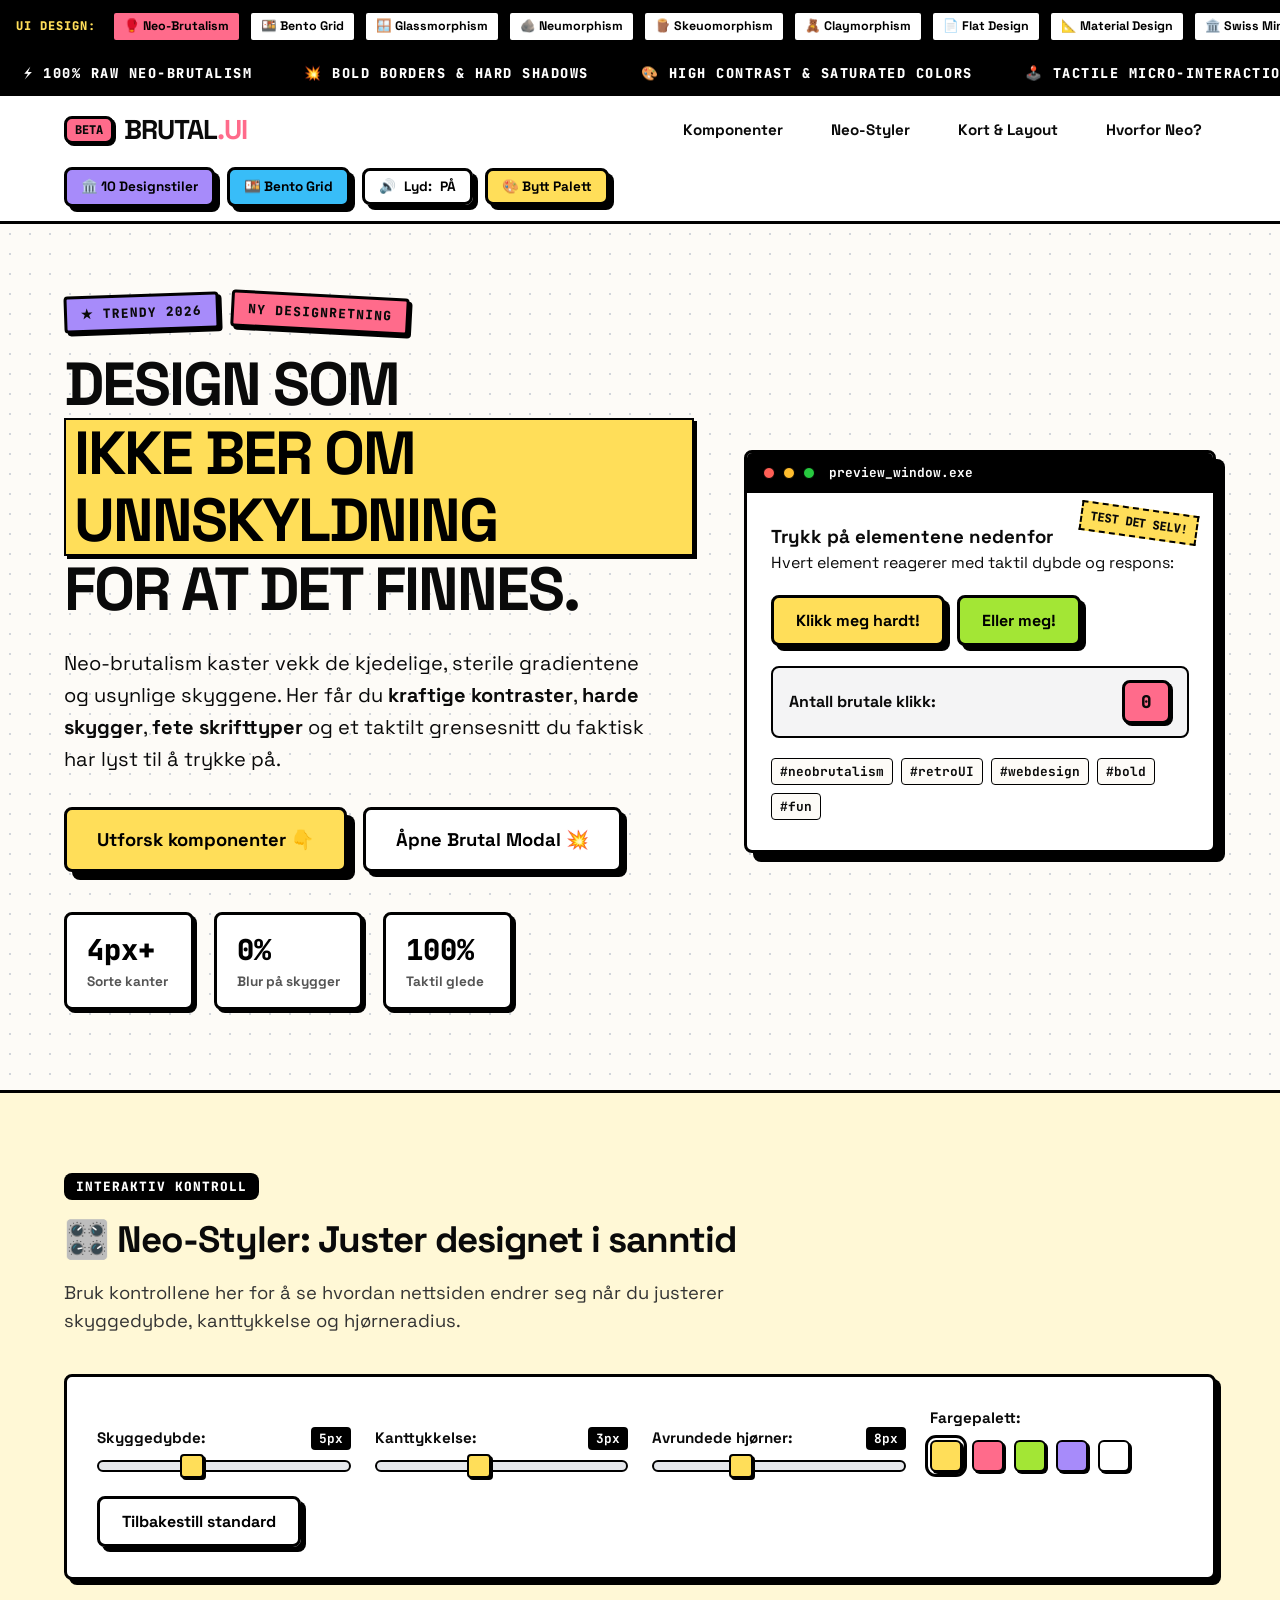
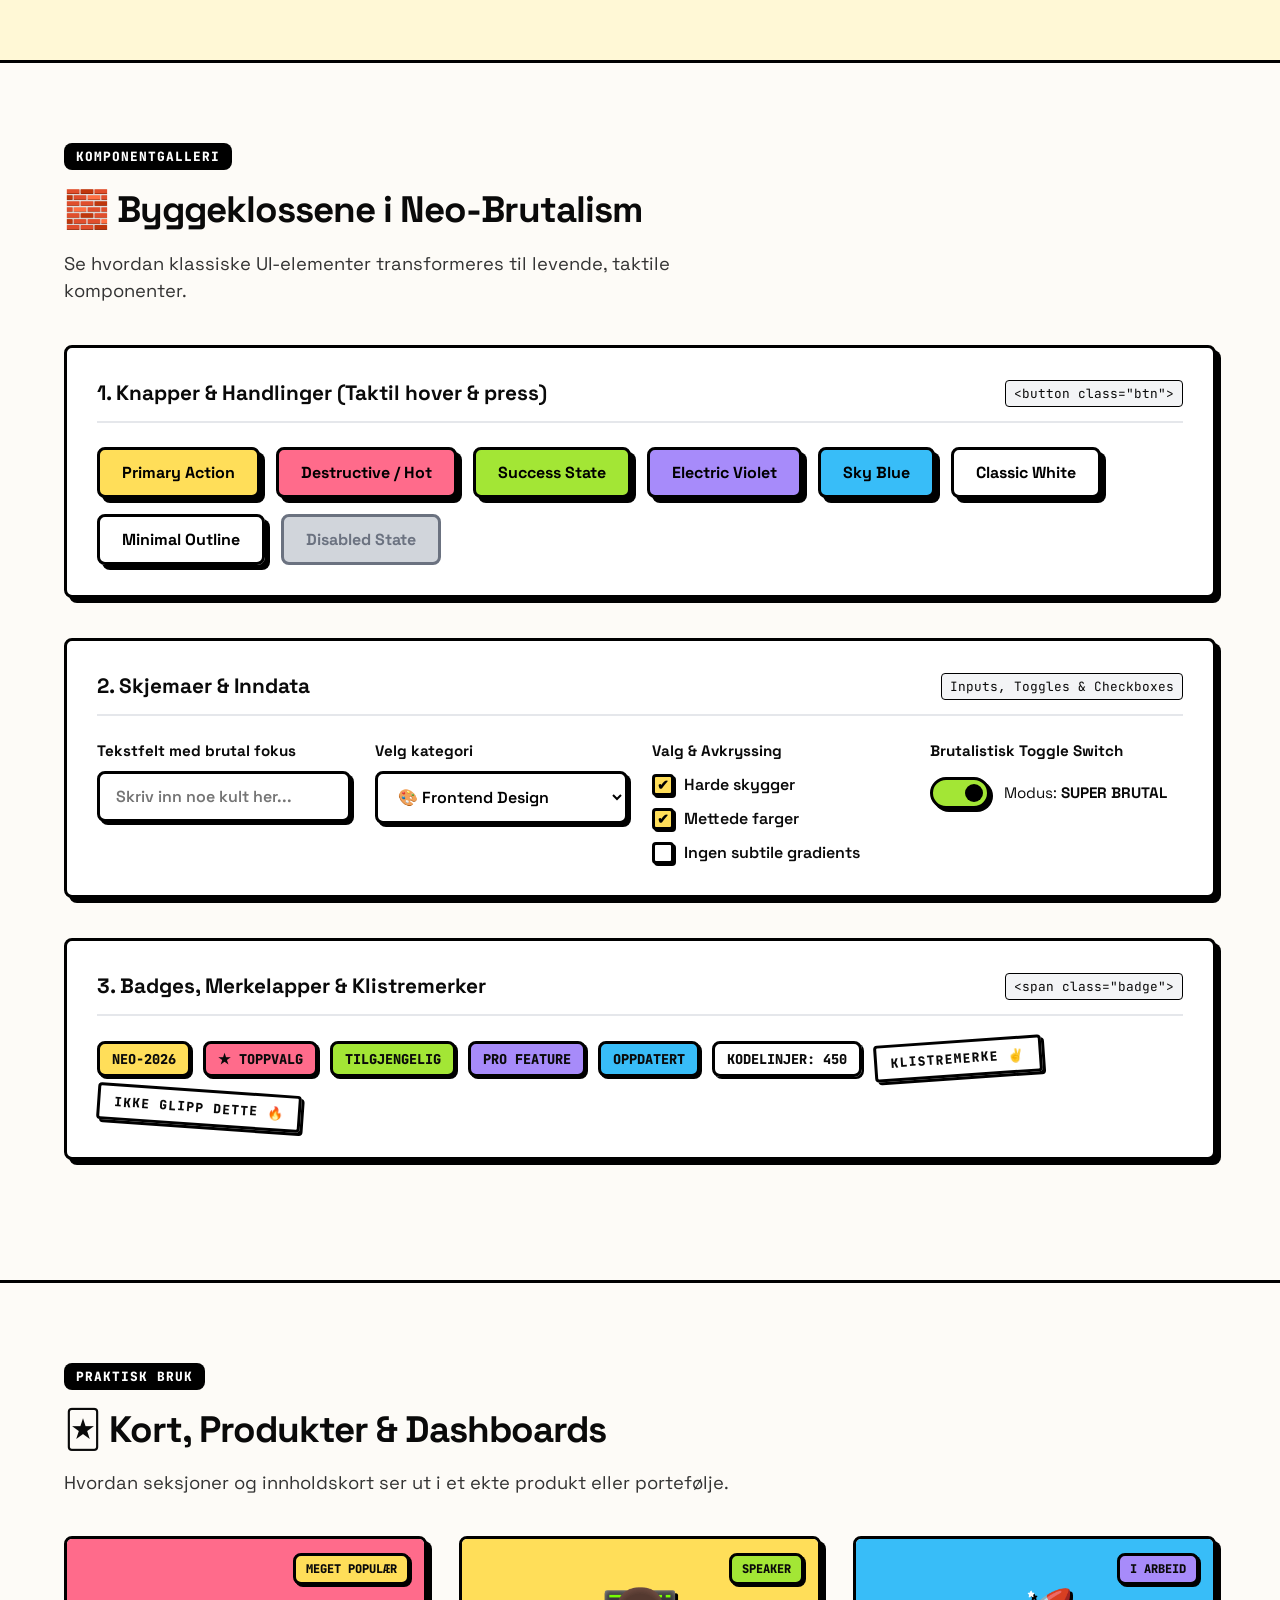
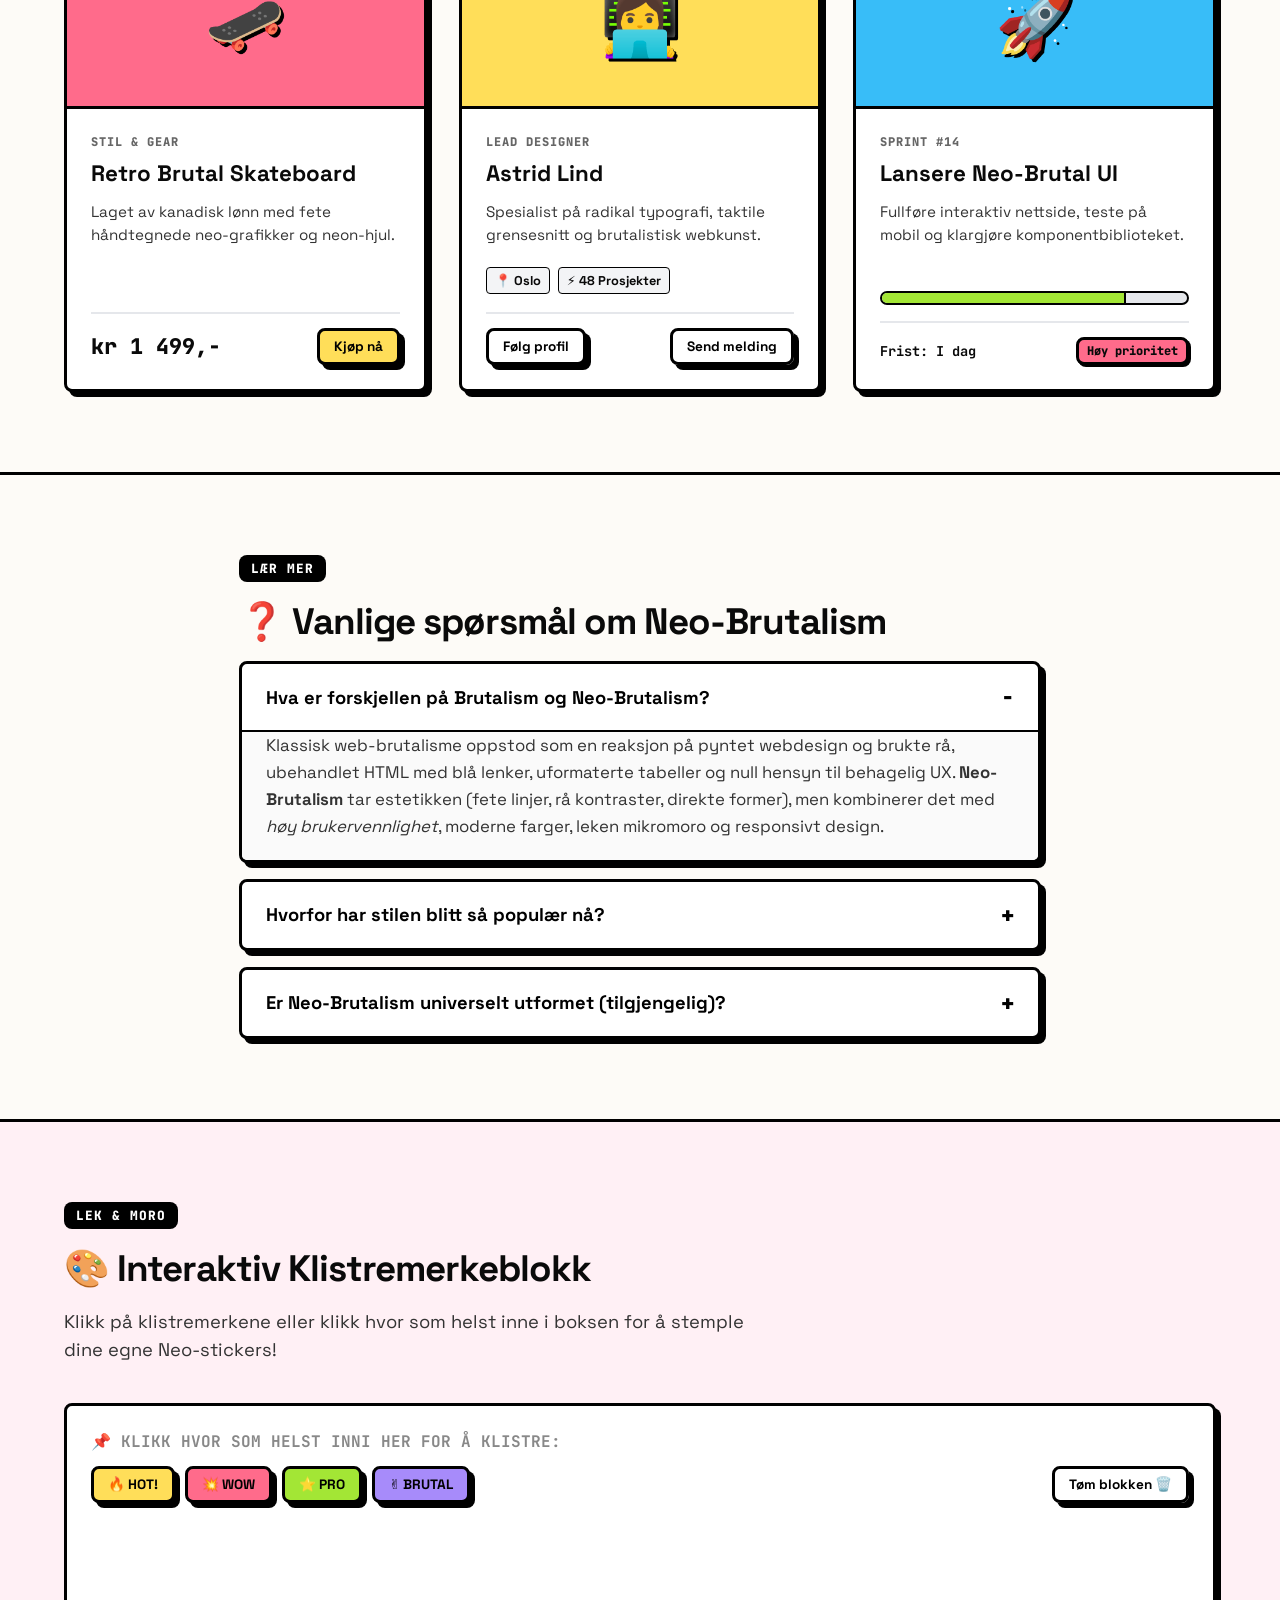
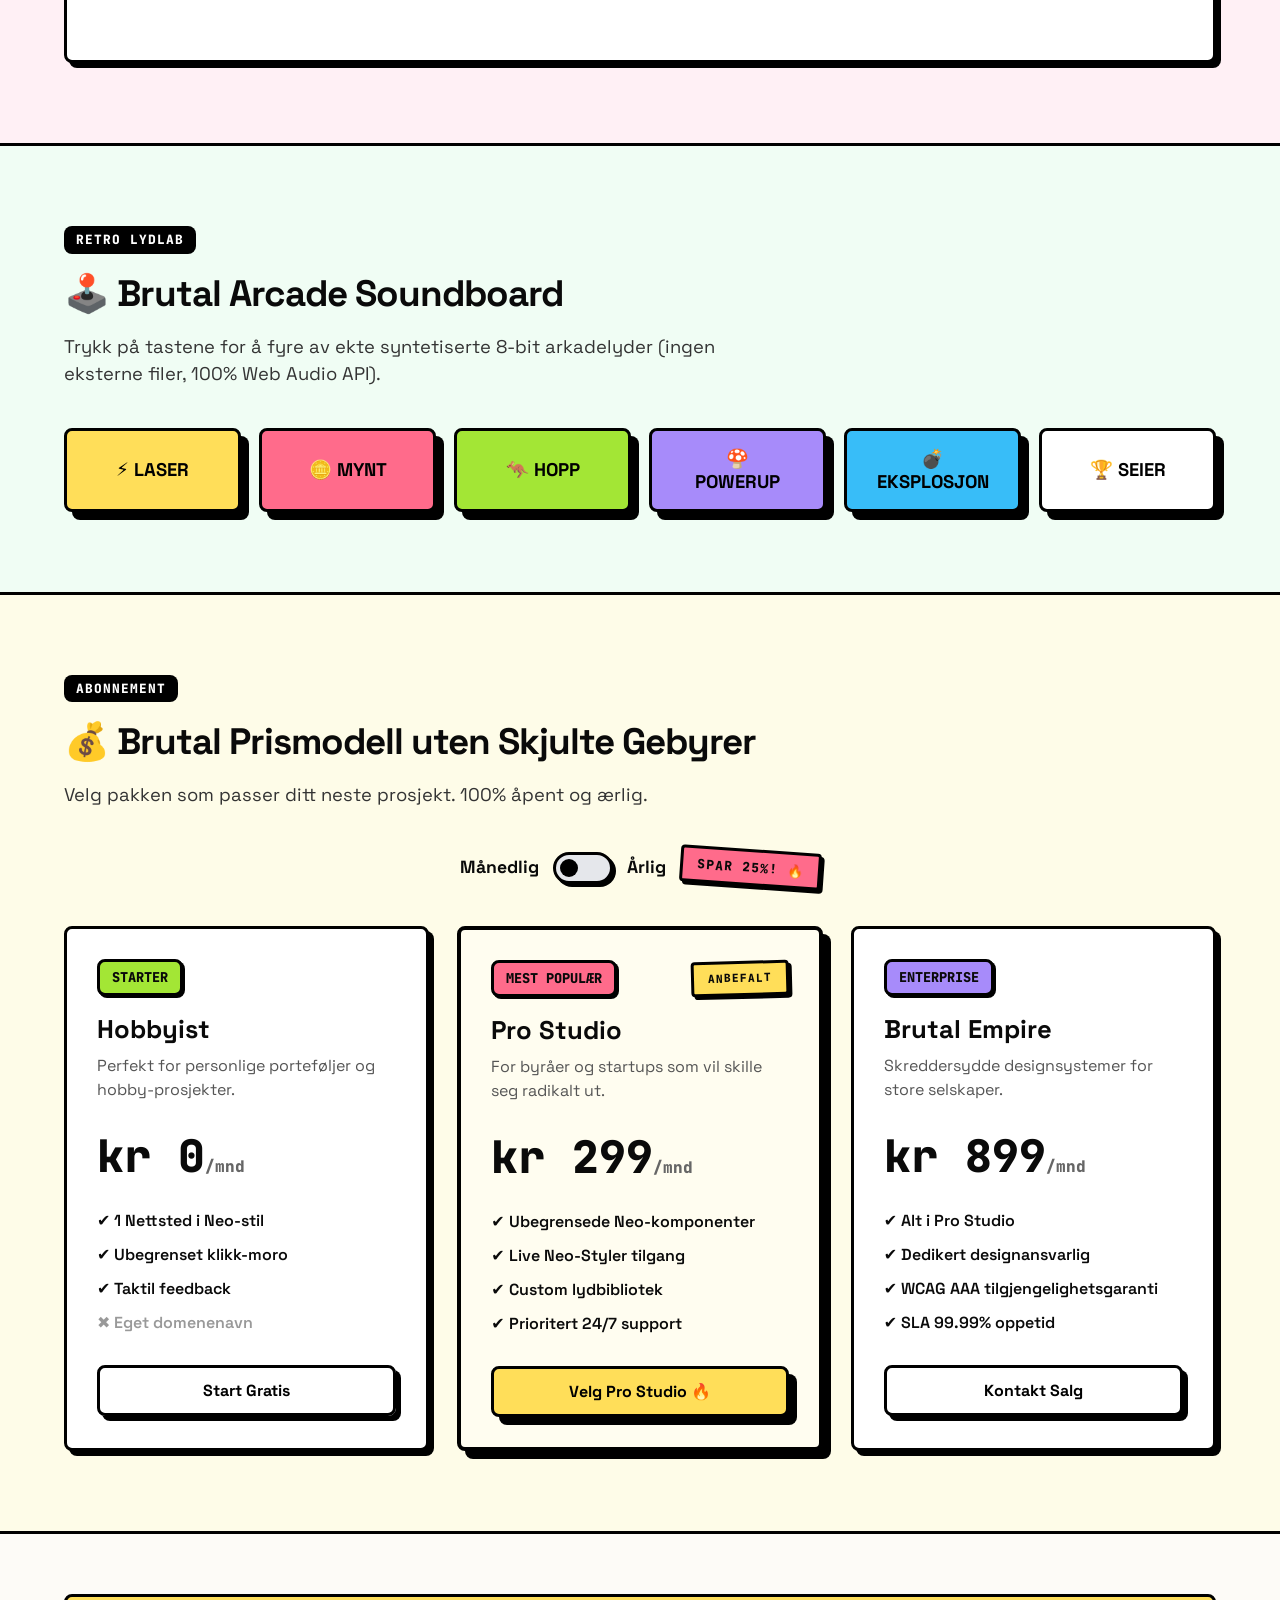
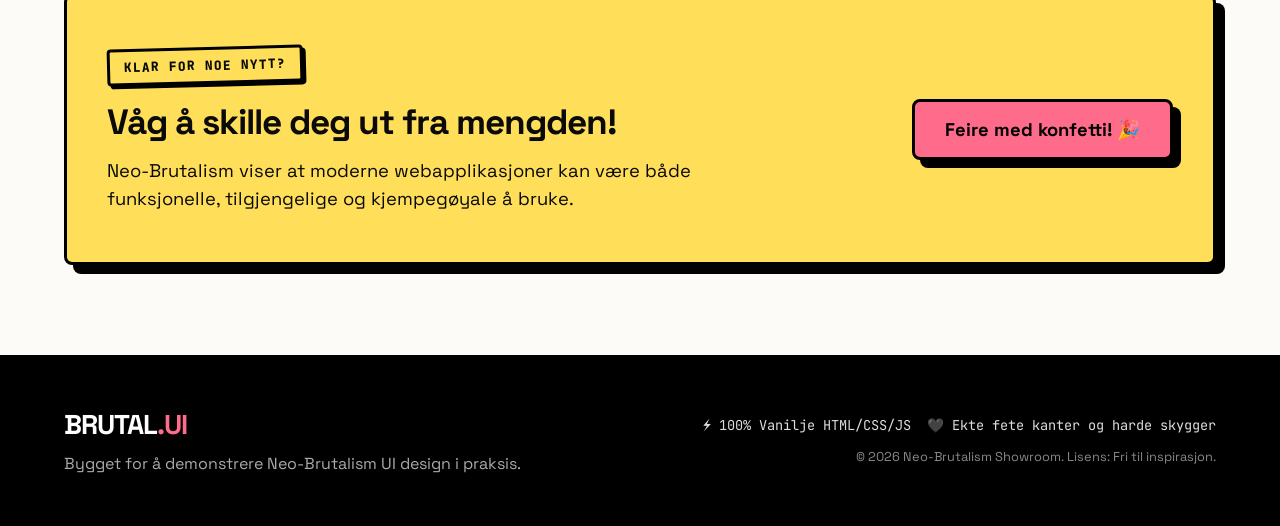
<file: index.html>
<!DOCTYPE html>
<html lang="no">
<head>
  <meta charset="UTF-8">
  <meta name="viewport" content="width=device-width, initial-scale=1.0">
  <title>NEO-BRUTALISM // UI Showroom</title>
  <link rel="preconnect" href="https://fonts.googleapis.com">
  <link rel="preconnect" href="https://fonts.gstatic.com" crossorigin>
  <link href="https://fonts.googleapis.com/css2?family=JetBrains+Mono:wght@500;700;800&family=Space+Grotesk:wght@500;600;700;800&display=swap" rel="stylesheet">
  <link rel="stylesheet" href="style.css">
</head>
<body>

  <!-- TOP MULTI-STYLE NAVIGATOR (COMMON TO ALL 10 STYLES) -->
  <nav class="style-bar">
    <span class="style-bar-title">UI Design:</span>
    <a href="index.html" class="style-link active">🥊 Neo-Brutalism</a>
    <a href="bento.html" class="style-link">🍱 Bento Grid</a>
    <a href="glass.html" class="style-link">🪟 Glassmorphism</a>
    <a href="neumorphism.html" class="style-link">🪨 Neumorphism</a>
    <a href="skeuomorphism.html" class="style-link">🪵 Skeuomorphism</a>
    <a href="claymorphism.html" class="style-link">🧸 Claymorphism</a>
    <a href="flat.html" class="style-link">📄 Flat Design</a>
    <a href="material.html" class="style-link">📐 Material Design</a>
    <a href="minimalism.html" class="style-link">🏛️ Swiss Minimal</a>
    <a href="cyberpunk.html" class="style-link">🕹️ Cyberpunk Y2K</a>
    <a href="museum.html" class="style-link" style="margin-left: auto;">🏛️ Se Museum</a>
  </nav>

  <!-- TOP TICKER / MARQUEE -->
  <div class="ticker-wrap">
    <div class="ticker">
      <span class="ticker-item">⚡ 100% RAW NEO-BRUTALISM</span>
      <span class="ticker-item">💥 BOLD BORDERS & HARD SHADOWS</span>
      <span class="ticker-item">🎨 HIGH CONTRAST & SATURATED COLORS</span>
      <span class="ticker-item">🕹️ TACTILE MICRO-INTERACTIONS</span>
      <span class="ticker-item">🚀 ZERO GENERIC GRADIENTS</span>
      <span class="ticker-item">⚡ 100% RAW NEO-BRUTALISM</span>
      <span class="ticker-item">💥 BOLD BORDERS & HARD SHADOWS</span>
      <span class="ticker-item">🎨 HIGH CONTRAST & SATURATED COLORS</span>
    </div>
  </div>

  <!-- NAVIGATION -->
  <header class="navbar">
    <div class="nav-container">
      <div class="brand">
        <span class="brand-badge">BETA</span>
        <h1 class="brand-title">BRUTAL<span class="brand-dot">.UI</span></h1>
      </div>

      <nav class="nav-links">
        <a href="#playground" class="nav-link">Komponenter</a>
        <a href="#styler" class="nav-link">Neo-Styler</a>
        <a href="#cards" class="nav-link">Kort & Layout</a>
        <a href="#about" class="nav-link">Hvorfor Neo?</a>
      </nav>

      <div class="nav-actions">
        <a href="museum.html" class="btn btn-sm btn-purple" title="Se alle 10 designstiler">
          🏛️ 10 Designstiler
        </a>
        <a href="bento.html" class="btn btn-sm btn-cyan" title="Se Bento Grid UI design">
          🍱 Bento Grid
        </a>
        <button id="soundToggle" class="btn btn-sm btn-outline" title="Skru på/av retro lydeffekter">
          <span id="soundIcon">🔊</span> Lyd: <span id="soundStatus">PÅ</span>
        </button>
        <button id="themeToggle" class="btn btn-sm btn-yellow">
          🎨 Bytt Palett
        </button>
      </div>
    </div>
  </header>

  <main>
    <!-- HERO SECTION -->
    <section class="hero-section">
      <div class="container hero-grid">
        <div class="hero-content">
          <div class="sticker-wrapper">
            <span class="sticker sticker-purple">★ TRENDY 2026</span>
            <span class="sticker sticker-pink">NY DESIGNRETNING</span>
          </div>

          <h2 class="hero-heading">
            DESIGN SOM <mark class="highlight-yellow">IKKE BER OM UNNSKYLDNING</mark> FOR AT DET FINNES.
          </h2>

          <p class="hero-lead">
            Neo-brutalism kaster vekk de kjedelige, sterile gradientene og usynlige skyggene. 
            Her får du <strong>kraftige kontraster</strong>, <strong>harde skygger</strong>, <strong>fete skrifttyper</strong> 
            og et taktilt grensesnitt du faktisk har lyst til å trykke på.
          </p>

          <div class="hero-cta-group">
            <a href="#playground" class="btn btn-lg btn-yellow btn-shadow-lg">
              Utforsk komponenter 👇
            </a>
            <button id="heroDemoModalBtn" class="btn btn-lg btn-white">
              Åpne Brutal Modal 💥
            </button>
          </div>

          <div class="hero-stats">
            <div class="stat-card">
              <div class="stat-number">4px+</div>
              <div class="stat-label">Sorte kanter</div>
            </div>
            <div class="stat-card">
              <div class="stat-number">0%</div>
              <div class="stat-label">Blur på skygger</div>
            </div>
            <div class="stat-card">
              <div class="stat-number">100%</div>
              <div class="stat-label">Taktil glede</div>
            </div>
          </div>
        </div>

        <div class="hero-visual">
          <div class="interactive-preview-card">
            <div class="card-header-bar">
              <span class="dot dot-red"></span>
              <span class="dot dot-yellow"></span>
              <span class="dot dot-green"></span>
              <span class="card-header-title">preview_window.exe</span>
            </div>
            
            <div class="preview-inner">
              <div class="stamp stamp-urgent">TEST DET SELV!</div>
              <h3>Trykk på elementene nedenfor</h3>
              <p>Hvert element reagerer med taktil dybde og respons:</p>

              <div class="preview-actions">
                <button class="btn btn-primary preview-click-target">Klikk meg hardt!</button>
                <button class="btn btn-mint preview-click-target">Eller meg!</button>
              </div>

              <div class="click-counter-box">
                <span>Antall brutale klikk:</span>
                <span id="clickCountBadge" class="badge badge-lg badge-pink">0</span>
              </div>

              <div class="tag-cloud">
                <span class="tag">#neobrutalism</span>
                <span class="tag">#retroUI</span>
                <span class="tag">#webdesign</span>
                <span class="tag">#bold</span>
                <span class="tag">#fun</span>
              </div>
            </div>
          </div>
        </div>
      </div>
    </section>

    <!-- LIVE NEO-STYLER TOOLBAR -->
    <section id="styler" class="section styler-section">
      <div class="container">
        <div class="section-badge">INTERAKTIV KONTROLL</div>
        <h2 class="section-title">🎛️ Neo-Styler: Juster designet i sanntid</h2>
        <p class="section-desc">
          Bruk kontrollene her for å se hvordan nettsiden endrer seg når du justerer skyggedybde, kanttykkelse og hjørneradius.
        </p>

        <div class="styler-box">
          <div class="styler-control">
            <label for="shadowSlider">Skyggedybde: <span id="shadowVal" class="val-pill">5px</span></label>
            <input type="range" id="shadowSlider" min="0" max="14" value="5" step="1">
          </div>

          <div class="styler-control">
            <label for="borderSlider">Kanttykkelse: <span id="borderVal" class="val-pill">3px</span></label>
            <input type="range" id="borderSlider" min="1" max="6" value="3" step="1">
          </div>

          <div class="styler-control">
            <label for="radiusSlider">Avrundede hjørner: <span id="radiusVal" class="val-pill">8px</span></label>
            <input type="range" id="radiusSlider" min="0" max="24" value="8" step="2">
          </div>

          <div class="styler-control">
            <label>Fargepalett:</label>
            <div class="palette-picker">
              <button class="palette-swatch swatch-cyber active" data-palette="cyber" title="Cyberpunk Gul"></button>
              <button class="palette-swatch swatch-bubblegum" data-palette="bubblegum" title="Bubblegum Rosa"></button>
              <button class="palette-swatch swatch-mint" data-palette="mint" title="Neo Mint"></button>
              <button class="palette-swatch swatch-lavender" data-palette="lavender" title="Electric Lavender"></button>
              <button class="palette-swatch swatch-mono" data-palette="mono" title="High Contrast Mono"></button>
            </div>
          </div>

          <div class="styler-reset">
            <button id="resetStylerBtn" class="btn btn-outline">Tilbakestill standard</button>
          </div>
        </div>
      </div>
    </section>

    <!-- COMPONENT PLAYGROUND -->
    <section id="playground" class="section playground-section">
      <div class="container">
        <div class="section-badge">KOMPONENTGALLERI</div>
        <h2 class="section-title">🧱 Byggeklossene i Neo-Brutalism</h2>
        <p class="section-desc">
          Se hvordan klassiske UI-elementer transformeres til levende, taktile komponenter.
        </p>

        <!-- BUTTONS MATRIX -->
        <div class="showcase-card">
          <div class="showcase-header">
            <h3>1. Knapper & Handlinger (Taktil hover & press)</h3>
            <span class="code-tag">&lt;button class="btn"&gt;</span>
          </div>
          <div class="button-matrix">
            <button class="btn btn-yellow">Primary Action</button>
            <button class="btn btn-pink">Destructive / Hot</button>
            <button class="btn btn-mint">Success State</button>
            <button class="btn btn-purple">Electric Violet</button>
            <button class="btn btn-cyan">Sky Blue</button>
            <button class="btn btn-white">Classic White</button>
            <button class="btn btn-outline">Minimal Outline</button>
            <button class="btn btn-disabled" disabled>Disabled State</button>
          </div>
        </div>

        <!-- FORM CONTROLS -->
        <div class="showcase-card">
          <div class="showcase-header">
            <h3>2. Skjemaer & Inndata</h3>
            <span class="code-tag">Inputs, Toggles & Checkboxes</span>
          </div>
          <div class="form-showcase-grid">
            <div class="form-group">
              <label class="form-label" for="sampleInput">Tekstfelt med brutal fokus</label>
              <input type="text" id="sampleInput" class="brutal-input" placeholder="Skriv inn noe kult her...">
            </div>

            <div class="form-group">
              <label class="form-label" for="sampleSelect">Velg kategori</label>
              <select id="sampleSelect" class="brutal-select">
                <option>🎨 Frontend Design</option>
                <option>⚡ Lynrask Kode</option>
                <option>🕹️ Retro Spill</option>
                <option>💾 90s Nostalgi</option>
              </select>
            </div>

            <div class="form-group inline-checkboxes">
              <span class="form-label">Valg & Avkryssing</span>
              <label class="brutal-checkbox-label">
                <input type="checkbox" class="brutal-checkbox" checked>
                <span>Harde skygger</span>
              </label>
              <label class="brutal-checkbox-label">
                <input type="checkbox" class="brutal-checkbox" checked>
                <span>Mettede farger</span>
              </label>
              <label class="brutal-checkbox-label">
                <input type="checkbox" class="brutal-checkbox">
                <span>Ingen subtile gradients</span>
              </label>
            </div>

            <div class="form-group">
              <span class="form-label">Brutalistisk Toggle Switch</span>
              <div class="toggle-wrapper">
                <label class="brutal-switch">
                  <input type="checkbox" id="featureSwitch" checked>
                  <span class="slider"></span>
                </label>
                <span id="switchStateText" class="switch-label">Modus: <strong>SUPER BRUTAL</strong></span>
              </div>
            </div>
          </div>
        </div>

        <!-- BADGES & CHIPS -->
        <div class="showcase-card">
          <div class="showcase-header">
            <h3>3. Badges, Merkelapper & Klistremerker</h3>
            <span class="code-tag">&lt;span class="badge"&gt;</span>
          </div>
          <div class="badges-row">
            <span class="badge badge-yellow">NEO-2026</span>
            <span class="badge badge-pink">★ TOPPVALG</span>
            <span class="badge badge-mint">TILGJENGELIG</span>
            <span class="badge badge-purple">PRO FEATURE</span>
            <span class="badge badge-cyan">OPPDATERT</span>
            <span class="badge badge-outline">KODELINJER: 450</span>
            <span class="sticker sticker-inline sticker-rotate-left">KLISTREMERKE ✌️</span>
            <span class="sticker sticker-inline sticker-rotate-right">IKKE GLIPP DETTE 🔥</span>
          </div>
        </div>

      </div>
    </section>

    <!-- CARDS & LAYOUTS -->
    <section id="cards" class="section cards-section">
      <div class="container">
        <div class="section-badge">PRAKTISK BRUK</div>
        <h2 class="section-title">🃏 Kort, Produkter & Dashboards</h2>
        <p class="section-desc">
          Hvordan seksjoner og innholdskort ser ut i et ekte produkt eller portefølje.
        </p>

        <div class="cards-grid">
          <!-- CARD 1: PRODUCT CARD -->
          <div class="card card-interactive">
            <div class="card-badge-floating badge-yellow">MEGET POPULÆR</div>
            <div class="card-img-placeholder bg-pink">
              <span class="placeholder-emoji">🛹</span>
            </div>
            <div class="card-body">
              <div class="card-category">STIL & GEAR</div>
              <h3 class="card-title">Retro Brutal Skateboard</h3>
              <p class="card-text">
                Laget av kanadisk lønn med fete håndtegnede neo-grafikker og neon-hjul.
              </p>
              <div class="card-footer">
                <span class="price-tag">kr 1 499,-</span>
                <button class="btn btn-sm btn-yellow buy-btn" data-product="Retro Skateboard">Kjøp nå</button>
              </div>
            </div>
          </div>

          <!-- CARD 2: PROFILE / PERSON CARD -->
          <div class="card card-interactive">
            <div class="card-badge-floating badge-mint">SPEAKER</div>
            <div class="card-img-placeholder bg-yellow">
              <span class="placeholder-emoji">👩‍💻</span>
            </div>
            <div class="card-body">
              <div class="card-category">LEAD DESIGNER</div>
              <h3 class="card-title">Astrid Lind</h3>
              <p class="card-text">
                Spesialist på radikal typografi, taktile grensesnitt og brutalistisk webkunst.
              </p>
              <div class="profile-meta">
                <span class="meta-pill">📍 Oslo</span>
                <span class="meta-pill">⚡ 48 Prosjekter</span>
              </div>
              <div class="card-footer">
                <button class="btn btn-sm btn-white follow-btn">Følg profil</button>
                <button class="btn btn-sm btn-outline">Send melding</button>
              </div>
            </div>
          </div>

          <!-- CARD 3: KANBAN TASK CARD -->
          <div class="card card-interactive">
            <div class="card-badge-floating badge-purple">I ARBEID</div>
            <div class="card-img-placeholder bg-cyan">
              <span class="placeholder-emoji">🚀</span>
            </div>
            <div class="card-body">
              <div class="card-category">SPRINT #14</div>
              <h3 class="card-title">Lansere Neo-Brutal UI</h3>
              <p class="card-text">
                Fullføre interaktiv nettside, teste på mobil og klargjøre komponentbiblioteket.
              </p>
              <div class="progress-bar-container">
                <div class="progress-bar-fill" style="width: 80%;"></div>
              </div>
              <div class="card-footer">
                <span class="task-date">Frist: I dag</span>
                <span class="badge badge-sm badge-pink">Høy prioritet</span>
              </div>
            </div>
          </div>
        </div>
      </div>
    </section>

    <!-- ACCORDION & FAQ SECTION -->
    <section id="about" class="section faq-section">
      <div class="container faq-container">
        <div class="section-badge">LÆR MER</div>
        <h2 class="section-title">❓ Vanlige spørsmål om Neo-Brutalism</h2>

        <div class="accordion">
          <div class="accordion-item active">
            <button class="accordion-header">
              <span>Hva er forskjellen på Brutalism og Neo-Brutalism?</span>
              <span class="accordion-icon">−</span>
            </button>
            <div class="accordion-content">
              <p>
                Klassisk web-brutalisme oppstod som en reaksjon på pyntet webdesign og brukte rå, ubehandlet HTML med blå lenker, uformaterte tabeller og null hensyn til behagelig UX. 
                <strong>Neo-Brutalism</strong> tar estetikken (fete linjer, rå kontraster, direkte former), men kombinerer det med <em>høy brukervennlighet</em>, moderne farger, leken mikromoro og responsivt design.
              </p>
            </div>
          </div>

          <div class="accordion-item">
            <button class="accordion-header">
              <span>Hvorfor har stilen blitt så populær nå?</span>
              <span class="accordion-icon">+</span>
            </button>
            <div class="accordion-content">
              <p>
                Etter ti år med sterile "corporate" gradienter og usynlige lysegrå bokser, skilte plutselig Figma, Gumroad, Spotify og innovative startups seg ut ved å bruke dristige, personlige og taktile grensesnitt som brukerne husker.
              </p>
            </div>
          </div>

          <div class="accordion-item">
            <button class="accordion-header">
              <span>Er Neo-Brutalism universelt utformet (tilgjengelig)?</span>
              <span class="accordion-icon">+</span>
            </button>
            <div class="accordion-content">
              <p>
                Ja! Faktisk er Neo-Brutalism en drøm for tilgjengelighet når det gjøres riktig, fordi kontrastforholdet mellom sorte kanter/tekst og mettede bakgrunnsfarger ofte overgår WCAG AAA-kravene (ofte over 10:1 til 21:1 kontrast).
              </p>
            </div>
          </div>
        </div>
      </div>
    </section>

    <!-- SECTION: INTERACTIVE STICKER PAD -->
    <section class="section sticker-pad-section" style="background: #fff0f5;">
      <div class="container">
        <div class="section-badge">LEK & MORO</div>
        <h2 class="section-title">🎨 Interaktiv Klistremerkeblokk</h2>
        <p class="section-desc">
          Klikk på klistremerkene eller klikk hvor som helst inne i boksen for å stemple dine egne Neo-stickers!
        </p>

        <div class="sticker-canvas-box" id="stickerPad" style="background: #ffffff; border: var(--border-width) solid #000; border-radius: var(--border-radius); box-shadow: var(--shadow-size) var(--shadow-size) 0 #000; min-height: 260px; padding: 24px; position: relative; cursor: crosshair; overflow: hidden; user-select: none;">
          <div style="font-family: var(--font-mono); font-weight: 700; color: #888; margin-bottom: 12px; pointer-events: none;">
            📌 KLIKK HVOR SOM HELST INNI HER FOR Å KLISTRE:
          </div>
          <div style="display: flex; gap: 10px; margin-bottom: 20px; pointer-events: auto;">
            <button class="btn btn-sm btn-yellow" onclick="setStickerType('🔥 HOT!')">🔥 HOT!</button>
            <button class="btn btn-sm btn-pink" onclick="setStickerType('💥 WOW')">💥 WOW</button>
            <button class="btn btn-sm btn-mint" onclick="setStickerType('⭐ PRO')">⭐ PRO</button>
            <button class="btn btn-sm btn-purple" onclick="setStickerType('✌️ BRUTAL')">✌️ BRUTAL</button>
            <button class="btn btn-sm btn-outline" onclick="clearStickerPad()" style="margin-left: auto;">Tøm blokken 🗑️</button>
          </div>
        </div>
      </div>
    </section>

    <!-- SECTION: RETRO ARCADE SOUNDBOARD -->
    <section class="section soundboard-section" style="background: #f0fdf4;">
      <div class="container">
        <div class="section-badge">RETRO LYDLAB</div>
        <h2 class="section-title">🕹️ Brutal Arcade Soundboard</h2>
        <p class="section-desc">
          Trykk på tastene for å fyre av ekte syntetiserte 8-bit arkadelyder (ingen eksterne filer, 100% Web Audio API).
        </p>

        <div style="display: grid; grid-template-columns: repeat(auto-fit, minmax(170px, 1fr)); gap: 18px;">
          <button class="btn btn-lg btn-yellow btn-shadow-lg" onclick="playLaserSound()">⚡ LASER</button>
          <button class="btn btn-lg btn-pink btn-shadow-lg" onclick="playCoinSound()">🪙 MYNT</button>
          <button class="btn btn-lg btn-mint btn-shadow-lg" onclick="playJumpSound()">🦘 HOPP</button>
          <button class="btn btn-lg btn-purple btn-shadow-lg" onclick="playPowerupSound()">🍄 POWERUP</button>
          <button class="btn btn-lg btn-cyan btn-shadow-lg" onclick="playBoomSound()">💣 EKSPLOSJON</button>
          <button class="btn btn-lg btn-white btn-shadow-lg" onclick="playVictoryChime()">🏆 SEIER</button>
        </div>
      </div>
    </section>

    <!-- SECTION: BRUTAL PRICING MATRIX -->
    <section class="section pricing-section" style="background: #fefce8;">
      <div class="container">
        <div class="section-badge">ABONNEMENT</div>
        <h2 class="section-title">💰 Brutal Prismodell uten Skjulte Gebyrer</h2>
        <p class="section-desc">
          Velg pakken som passer ditt neste prosjekt. 100% åpent og ærlig.
        </p>

        <div style="display: flex; justify-content: center; align-items: center; gap: 14px; margin-bottom: 40px;">
          <span style="font-weight: 800; font-size: 1.1rem;">Månedlig</span>
          <label class="brutal-switch">
            <input type="checkbox" id="pricingBillingToggle">
            <span class="slider"></span>
          </label>
          <span style="font-weight: 800; font-size: 1.1rem;">Årlig</span>
          <span class="sticker sticker-pink" style="transform: rotate(4deg);">SPAR 25%! 🔥</span>
        </div>

        <div style="display: grid; grid-template-columns: repeat(auto-fit, minmax(280px, 1fr)); gap: 28px;">
          <!-- TIER 1 -->
          <div class="card" style="padding: 30px;">
            <span class="badge badge-mint" style="width: fit-content; margin-bottom: 14px;">STARTER</span>
            <h3 style="font-size: 1.6rem; font-weight: 800; margin-bottom: 6px;">Hobbyist</h3>
            <p style="color: #555; margin-bottom: 20px;">Perfekt for personlige porteføljer og hobby-prosjekter.</p>
            <div style="font-size: 2.8rem; font-weight: 800; font-family: var(--font-mono); margin-bottom: 20px;">
              <span id="priceTier1">kr 0</span><span style="font-size: 1rem; color: #666;">/mnd</span>
            </div>
            <ul style="list-style: none; display: flex; flex-direction: column; gap: 10px; margin-bottom: 30px; font-weight: 600;">
              <li>✔ 1 Nettsted i Neo-stil</li>
              <li>✔ Ubegrenset klikk-moro</li>
              <li>✔ Taktil feedback</li>
              <li style="color: #999;">✖ Eget domenenavn</li>
            </ul>
            <button class="btn btn-outline" style="width: 100%;" onclick="buyPlan('Hobbyist')">Start Gratis</button>
          </div>

          <!-- TIER 2 -->
          <div class="card" style="padding: 30px; background: #fffdf0; border-width: 4px; box-shadow: 8px 8px 0 #000;">
            <div style="display: flex; justify-content: space-between; align-items: center; margin-bottom: 14px;">
              <span class="badge badge-pink">MEST POPULÆR</span>
              <span class="sticker sticker-yellow" style="font-size: 0.7rem;">ANBEFALT</span>
            </div>
            <h3 style="font-size: 1.6rem; font-weight: 800; margin-bottom: 6px;">Pro Studio</h3>
            <p style="color: #555; margin-bottom: 20px;">For byråer og startups som vil skille seg radikalt ut.</p>
            <div style="font-size: 2.8rem; font-weight: 800; font-family: var(--font-mono); margin-bottom: 20px;">
              <span id="priceTier2">kr 299</span><span style="font-size: 1rem; color: #666;">/mnd</span>
            </div>
            <ul style="list-style: none; display: flex; flex-direction: column; gap: 10px; margin-bottom: 30px; font-weight: 600;">
              <li>✔ Ubegrensede Neo-komponenter</li>
              <li>✔ Live Neo-Styler tilgang</li>
              <li>✔ Custom lydbibliotek</li>
              <li>✔ Prioritert 24/7 support</li>
            </ul>
            <button class="btn btn-yellow btn-shadow-lg" style="width: 100%;" onclick="buyPlan('Pro Studio')">Velg Pro Studio 🔥</button>
          </div>

          <!-- TIER 3 -->
          <div class="card" style="padding: 30px;">
            <span class="badge badge-purple" style="width: fit-content; margin-bottom: 14px;">ENTERPRISE</span>
            <h3 style="font-size: 1.6rem; font-weight: 800; margin-bottom: 6px;">Brutal Empire</h3>
            <p style="color: #555; margin-bottom: 20px;">Skreddersydde designsystemer for store selskaper.</p>
            <div style="font-size: 2.8rem; font-weight: 800; font-family: var(--font-mono); margin-bottom: 20px;">
              <span id="priceTier3">kr 899</span><span style="font-size: 1rem; color: #666;">/mnd</span>
            </div>
            <ul style="list-style: none; display: flex; flex-direction: column; gap: 10px; margin-bottom: 30px; font-weight: 600;">
              <li>✔ Alt i Pro Studio</li>
              <li>✔ Dedikert designansvarlig</li>
              <li>✔ WCAG AAA tilgjengelighetsgaranti</li>
              <li>✔ SLA 99.99% oppetid</li>
            </ul>
            <button class="btn btn-white" style="width: 100%;" onclick="buyPlan('Brutal Empire')">Kontakt Salg</button>
          </div>
        </div>
      </div>
    </section>

    <!-- CALL TO ACTION BANNER -->
    <section class="cta-banner-section">
      <div class="container">
        <div class="cta-banner">
          <div class="cta-content">
            <span class="sticker sticker-yellow">KLAR FOR NOE NYTT?</span>
            <h2 class="cta-title">Våg å skille deg ut fra mengden!</h2>
            <p class="cta-desc">Neo-Brutalism viser at moderne webapplikasjoner kan være både funksjonelle, tilgjengelige og kjempegøyale å bruke.</p>
          </div>
          <div class="cta-action">
            <button id="ctaConfettiBtn" class="btn btn-lg btn-pink btn-shadow-lg">Feire med konfetti! 🎉</button>
          </div>
        </div>
      </div>
    </section>
  </main>

  <!-- FOOTER -->
  <footer class="footer">
    <div class="container footer-content">
      <div class="footer-left">
        <div class="brand">
          <h2 class="brand-title">BRUTAL<span class="brand-dot">.UI</span></h2>
        </div>
        <p>Bygget for å demonstrere Neo-Brutalism UI design i praksis.</p>
      </div>
      <div class="footer-right">
        <div class="footer-meta">
          <span>⚡ 100% Vanilje HTML/CSS/JS</span>
          <span>🖤 Ekte fete kanter og harde skygger</span>
        </div>
        <div class="footer-bottom">
          <p>© 2026 Neo-Brutalism Showroom. Lisens: Fri til inspirasjon.</p>
        </div>
      </div>
    </div>
  </footer>

  <!-- MODAL DIALOG -->
  <div id="brutalModal" class="modal-overlay hidden">
    <div class="modal-card">
      <div class="modal-header">
        <span class="modal-badge badge-pink">VARSEL</span>
        <h3 class="modal-title">BRUTALT BRA VALG!</h3>
        <button id="closeModalBtn" class="modal-close">&times;</button>
      </div>
      <div class="modal-body">
        <div class="modal-emoji">🥊💥</div>
        <h4>Du har nettopp åpnet en neo-brutalist dialogboks.</h4>
        <p>
          Legg merke til den tykke kanten, harde skyggen, og at det ikke finnes noen "myk" skygge i sikte.
          Elementet er definert, tydelig og umulig å overse!
        </p>
      </div>
      <div class="modal-footer">
        <button id="modalConfirmBtn" class="btn btn-yellow">Skjønner det!</button>
        <button id="modalDismissBtn" class="btn btn-outline">Lukk vindu</button>
      </div>
    </div>
  </div>

  <!-- TOAST NOTIFICATION -->
  <div id="toast" class="toast hidden">
    <span class="toast-icon">⚡</span>
    <span id="toastMessage" class="toast-text">Melding her!</span>
  </div>

  <!-- CONFETTI CANVAS -->
  <canvas id="confettiCanvas" class="confetti-canvas"></canvas>

  <script src="script.js"></script>
</body>
</html>
</file>
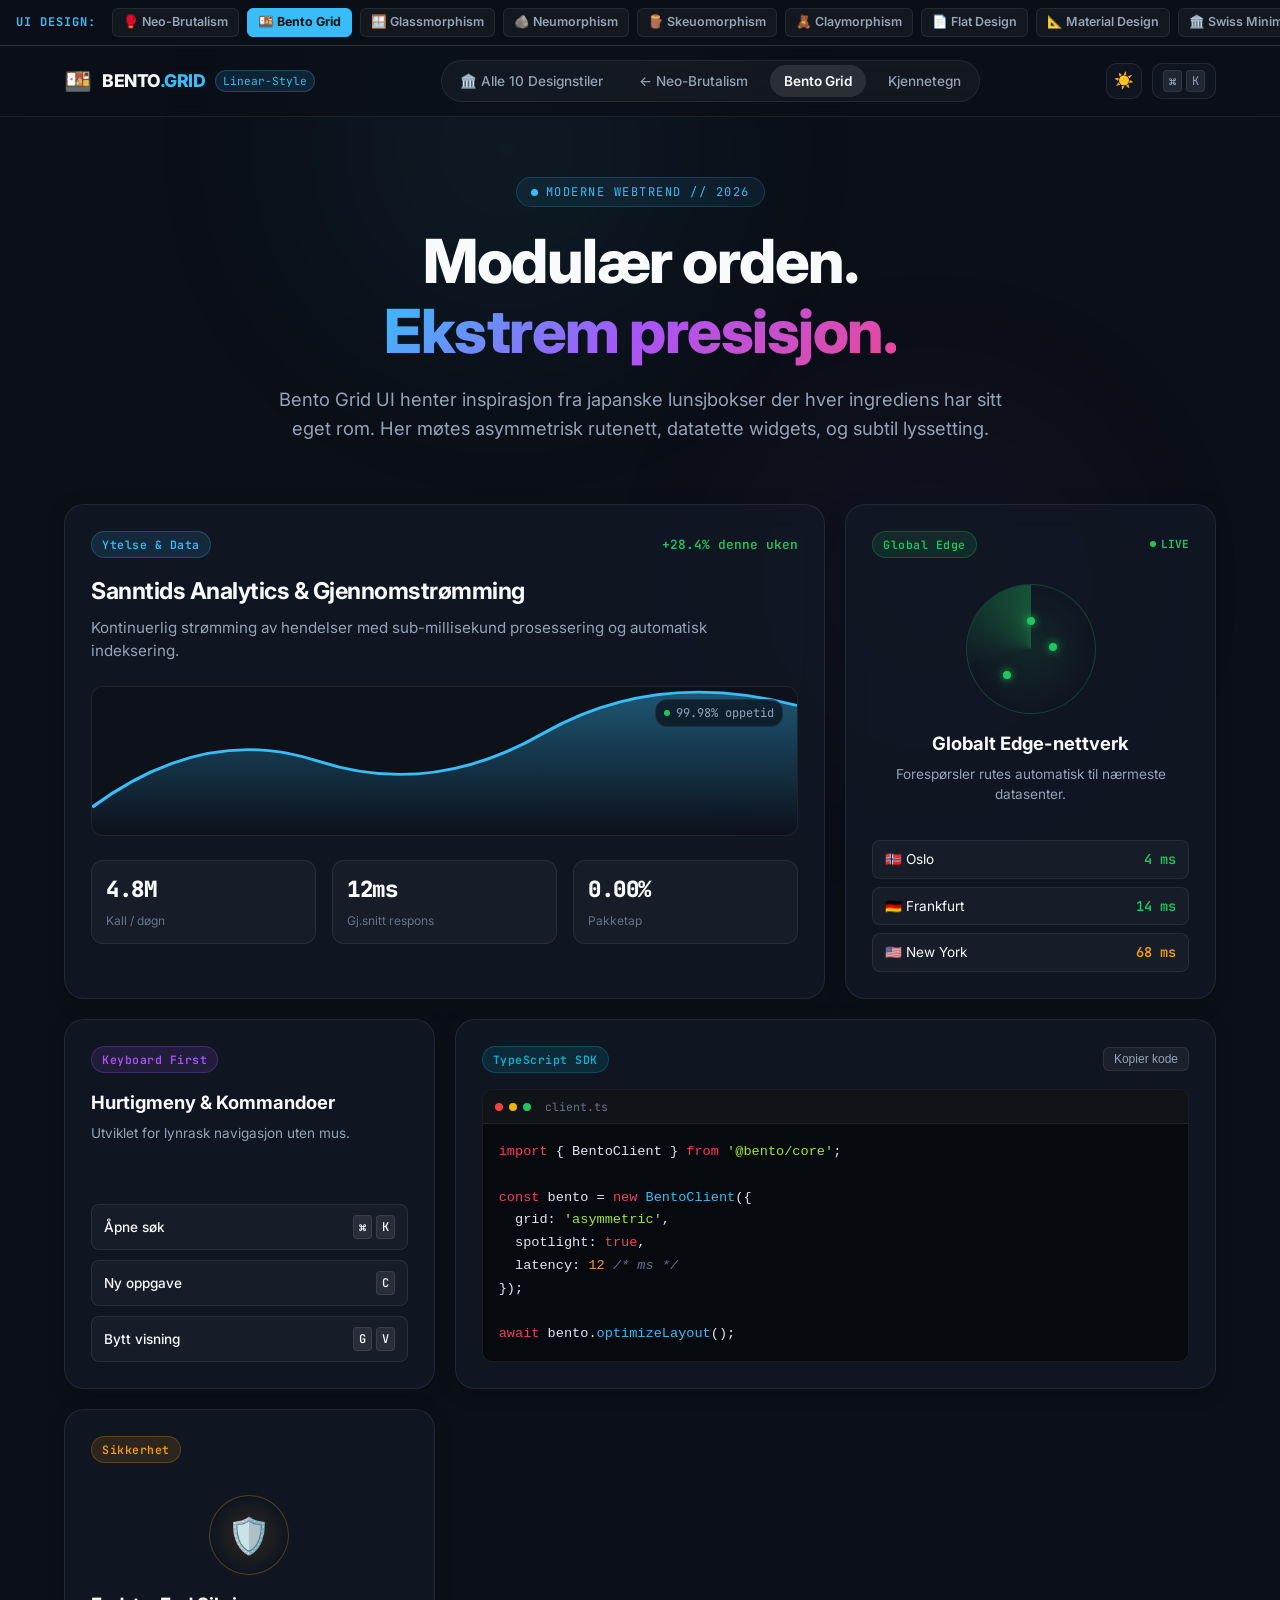
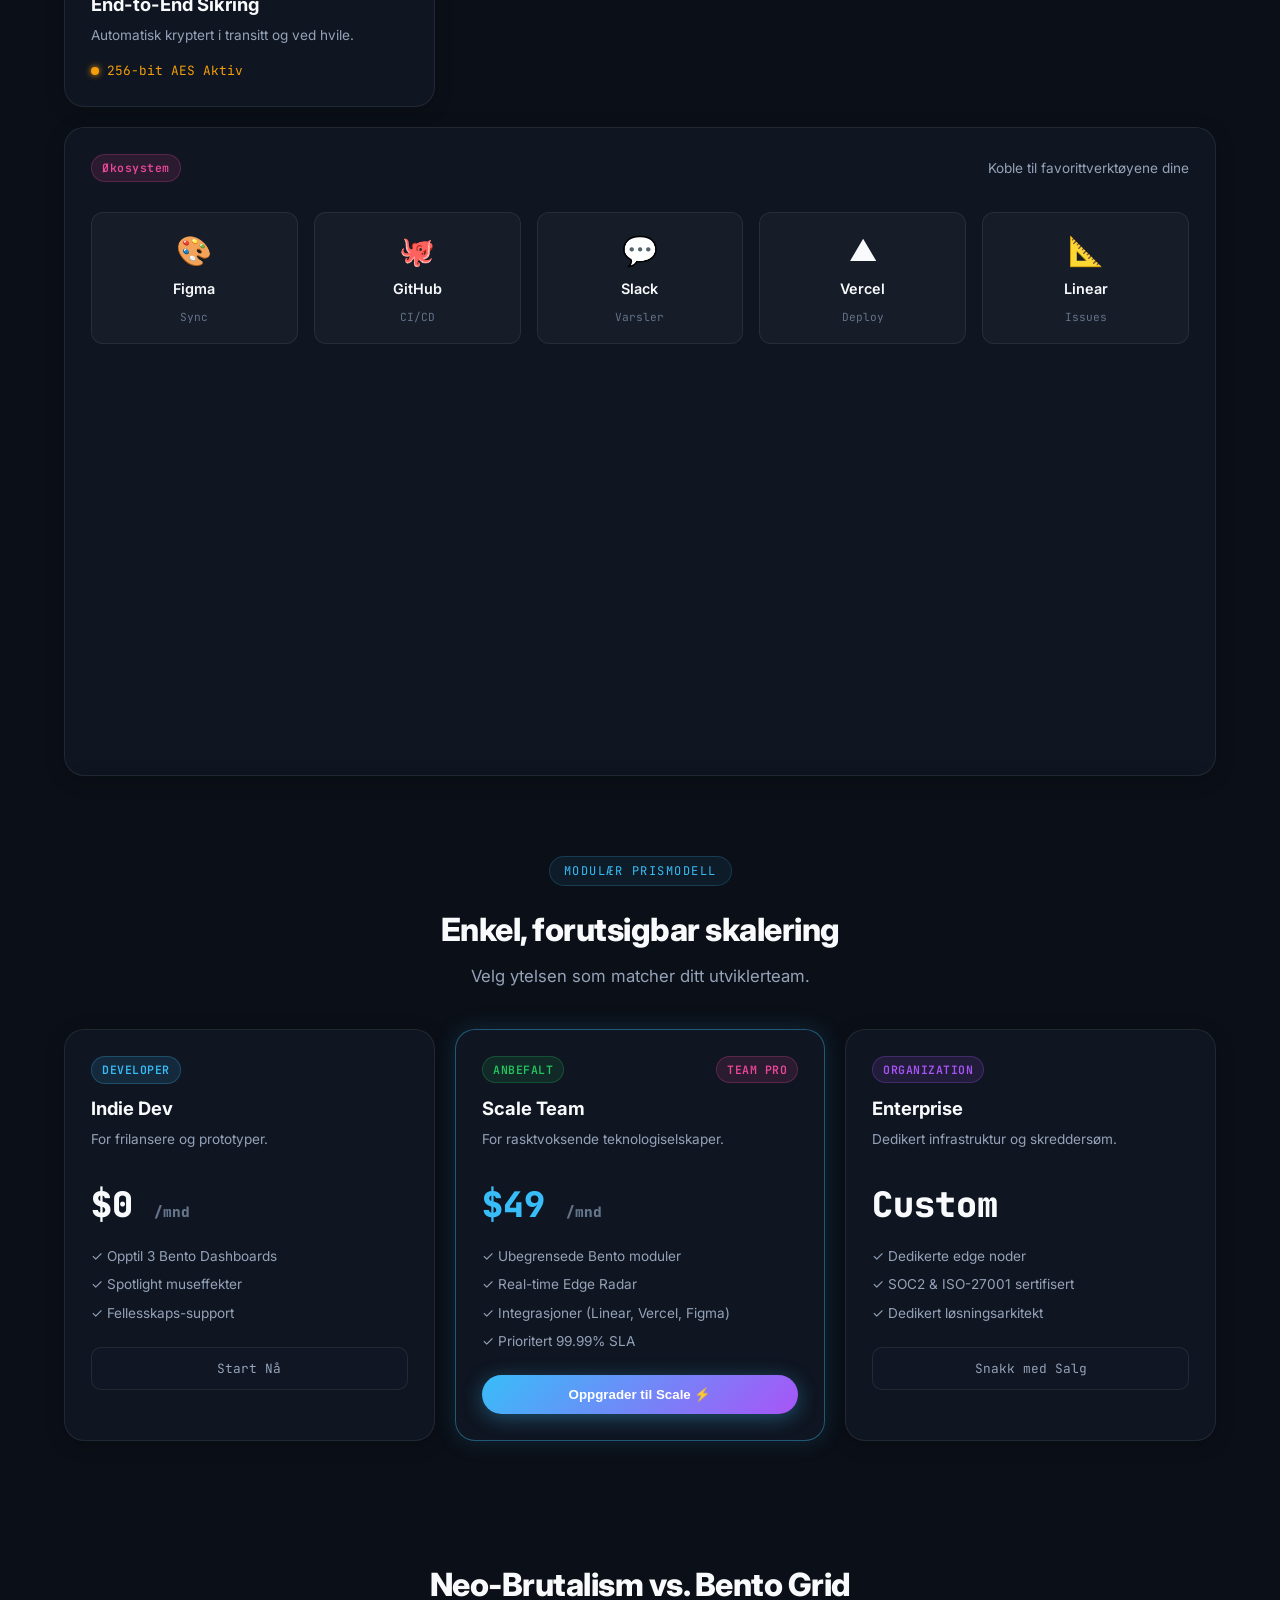
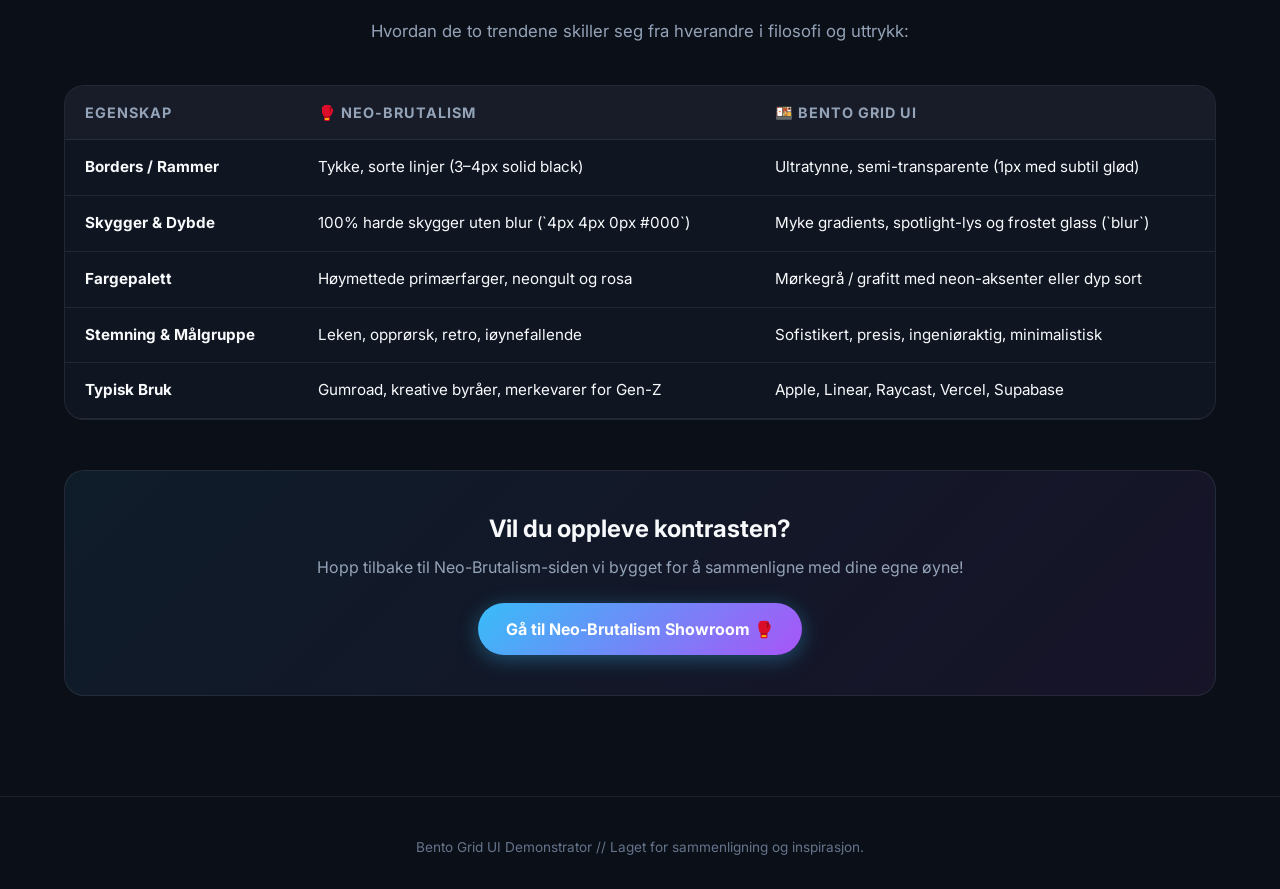
<file: bento.html>
<!DOCTYPE html>
<html lang="no">
<head>
  <meta charset="UTF-8">
  <meta name="viewport" content="width=device-width, initial-scale=1.0">
  <title>BENTO GRID // Next-Gen UI Design</title>
  <link rel="preconnect" href="https://fonts.googleapis.com">
  <link rel="preconnect" href="https://fonts.gstatic.com" crossorigin>
  <link href="https://fonts.googleapis.com/css2?family=Inter:wght@400;500;600;700;800&family=JetBrains+Mono:wght@400;500;600;700&display=swap" rel="stylesheet">
  <link rel="stylesheet" href="bento.css">
</head>
<body class="dark-theme">

  <!-- TOP MULTI-STYLE NAVIGATOR (COMMON TO ALL 10 STYLES) -->
  <nav class="style-bar">
    <span class="style-bar-title">UI Design:</span>
    <a href="index.html" class="style-link">🥊 Neo-Brutalism</a>
    <a href="bento.html" class="style-link active">🍱 Bento Grid</a>
    <a href="glass.html" class="style-link">🪟 Glassmorphism</a>
    <a href="neumorphism.html" class="style-link">🪨 Neumorphism</a>
    <a href="skeuomorphism.html" class="style-link">🪵 Skeuomorphism</a>
    <a href="claymorphism.html" class="style-link">🧸 Claymorphism</a>
    <a href="flat.html" class="style-link">📄 Flat Design</a>
    <a href="material.html" class="style-link">📐 Material Design</a>
    <a href="minimalism.html" class="style-link">🏛️ Swiss Minimal</a>
    <a href="cyberpunk.html" class="style-link">🕹️ Cyberpunk Y2K</a>
    <a href="museum.html" class="style-link" style="margin-left: auto;">🏛️ Se Museum</a>
  </nav>

  <!-- BACKGROUND GLOW AMBIENCE -->
  <div class="ambient-glow glow-1"></div>
  <div class="ambient-glow glow-2"></div>

  <!-- NAVIGATION -->
  <header class="bento-nav">
    <div class="nav-wrapper">
      <div class="nav-brand">
        <span class="brand-glyph">🍱</span>
        <span class="brand-text">BENTO<span class="brand-accent">.GRID</span></span>
        <span class="version-badge">Linear-Style</span>
      </div>

      <div class="nav-center">
        <a href="museum.html" class="nav-pill-link">🏛️ Alle 10 Designstiler</a>
        <a href="index.html" class="nav-pill-link">← Neo-Brutalism</a>
        <a href="#bento-grid" class="nav-pill-link active">Bento Grid</a>
        <a href="#features" class="nav-pill-link">Kjennetegn</a>
      </div>

      <div class="nav-actions">
        <button id="themeToggleBtn" class="action-btn" title="Veksle mellom mørk og lys modus">
          <span id="themeIcon">☀️</span>
        </button>
        <button id="cmdKeyBtn" class="action-btn-shortcut">
          <kbd>⌘</kbd><kbd>K</kbd>
        </button>
      </div>
    </div>
  </header>

  <!-- HERO SECTION -->
  <main class="main-container">
    <section class="hero-intro">
      <div class="hero-tag">
        <span class="pulse-dot"></span>
        <span>MODERNE WEBTREND // 2026</span>
      </div>
      <h1 class="hero-title">
        Modulær orden.<br>
        <span class="gradient-text">Ekstrem presisjon.</span>
      </h1>
      <p class="hero-subtitle">
        Bento Grid UI henter inspirasjon fra japanske lunsjbokser der hver ingrediens har sitt eget rom. 
        Her møtes asymmetrisk rutenett, datatette widgets, og subtil lyssetting.
      </p>
    </section>

    <!-- THE BENTO GRID -->
    <section id="bento-grid" class="bento-container">
      
      <!-- CARD 1: LARGE FEATURE CARD (Col span 2, Row span 2) -->
      <div class="bento-card card-large" data-spotlight>
        <div class="card-inner">
          <div class="card-top">
            <span class="chip chip-blue">Ytelse & Data</span>
            <span class="metric-trend">+28.4% denne uken</span>
          </div>

          <div class="card-content-main">
            <h2 class="card-title">Sanntids Analytics & Gjennomstrømming</h2>
            <p class="card-description">
              Kontinuerlig strømming av hendelser med sub-millisekund prosessering og automatisk indeksering.
            </p>

            <!-- SVG INTERACTIVE GRAPH -->
            <div class="chart-wrapper">
              <svg class="bento-chart" viewBox="0 0 500 160" preserveAspectRatio="none">
                <defs>
                  <linearGradient id="chartGradient" x1="0" y1="0" x2="0" y2="1">
                    <stop offset="0%" stop-color="#38bdf8" stop-opacity="0.4"/>
                    <stop offset="100%" stop-color="#38bdf8" stop-opacity="0.0"/>
                  </linearGradient>
                </defs>
                <path class="chart-area" d="M 0,130 Q 80,40 160,80 T 320,50 T 500,20 L 500,160 L 0,160 Z" fill="url(#chartGradient)"></path>
                <path class="chart-line" d="M 0,130 Q 80,40 160,80 T 320,50 T 500,20" fill="none" stroke="#38bdf8" stroke-width="3"></path>
              </svg>
              <div class="chart-indicator" id="chartLiveIndicator">
                <span class="indicator-dot"></span>
                <span class="indicator-text">99.98% oppetid</span>
              </div>
            </div>

            <div class="metric-row">
              <div class="metric-box">
                <span class="metric-number" id="requestsCounter">4.8M</span>
                <span class="metric-sub">Kall / døgn</span>
              </div>
              <div class="metric-box">
                <span class="metric-number">12ms</span>
                <span class="metric-sub">Gj.snitt respons</span>
              </div>
              <div class="metric-box">
                <span class="metric-number">0.00%</span>
                <span class="metric-sub">Pakketap</span>
              </div>
            </div>
          </div>
        </div>
      </div>

      <!-- CARD 2: TALL / RADAR LATENCY CARD (Col span 1) -->
      <div class="bento-card card-tall" data-spotlight>
        <div class="card-inner">
          <div class="card-top">
            <span class="chip chip-green">Global Edge</span>
            <span class="live-badge"><span class="ping-dot"></span>LIVE</span>
          </div>

          <div class="card-content-center">
            <div class="radar-circle">
              <div class="radar-scan"></div>
              <div class="radar-ping ping-1"></div>
              <div class="radar-ping ping-2"></div>
              <div class="radar-node node-oslo" title="Oslo Node: 4ms"></div>
              <div class="radar-node node-fra" title="Frankfurt Node: 14ms"></div>
              <div class="radar-node node-nyc" title="New York Node: 68ms"></div>
            </div>

            <h3 class="card-title-sm">Globalt Edge-nettverk</h3>
            <p class="card-sub-sm">Forespørsler rutes automatisk til nærmeste datasenter.</p>
          </div>

          <div class="edge-nodes-list">
            <div class="node-row">
              <span class="node-name">🇳🇴 Oslo</span>
              <span class="node-speed text-green">4 ms</span>
            </div>
            <div class="node-row">
              <span class="node-name">🇩🇪 Frankfurt</span>
              <span class="node-speed text-green">14 ms</span>
            </div>
            <div class="node-row">
              <span class="node-name">🇺🇸 New York</span>
              <span class="node-speed text-yellow">68 ms</span>
            </div>
          </div>
        </div>
      </div>

      <!-- CARD 3: KEYBOARD FIRST / COMMAND MENU (Col span 1) -->
      <div class="bento-card card-shortcuts" data-spotlight>
        <div class="card-inner">
          <div class="card-top">
            <span class="chip chip-purple">Keyboard First</span>
          </div>

          <h3 class="card-title-sm">Hurtigmeny & Kommandoer</h3>
          <p class="card-sub-sm">Utviklet for lynrask navigasjon uten mus.</p>

          <div class="shortcuts-list">
            <div class="shortcut-item">
              <span>Åpne søk</span>
              <div class="keys"><kbd>⌘</kbd><kbd>K</kbd></div>
            </div>
            <div class="shortcut-item">
              <span>Ny oppgave</span>
              <div class="keys"><kbd>C</kbd></div>
            </div>
            <div class="shortcut-item">
              <span>Bytt visning</span>
              <div class="keys"><kbd>G</kbd><kbd>V</kbd></div>
            </div>
          </div>
        </div>
      </div>

      <!-- CARD 4: CODE & AUTOMATION (Col span 2) -->
      <div class="bento-card card-code" data-spotlight>
        <div class="card-inner">
          <div class="card-top">
            <span class="chip chip-cyan">TypeScript SDK</span>
            <button class="copy-code-btn" id="copyCodeBtn">Kopier kode</button>
          </div>

          <div class="code-editor-mock">
            <div class="editor-header">
              <span class="editor-dot red"></span>
              <span class="editor-dot yellow"></span>
              <span class="editor-dot green"></span>
              <span class="editor-filename">client.ts</span>
            </div>
            <pre class="editor-code"><code><span class="kw">import</span> { BentoClient } <span class="kw">from</span> <span class="str">'@bento/core'</span>;

<span class="kw">const</span> bento = <span class="kw">new</span> <span class="fn">BentoClient</span>({
  grid: <span class="str">'asymmetric'</span>,
  spotlight: <span class="kw">true</span>,
  latency: <span class="num">12</span> <span class="com">/* ms */</span>
});

<span class="kw">await</span> bento.<span class="fn">optimizeLayout</span>();</code></pre>
          </div>
        </div>
      </div>

      <!-- CARD 5: SECURITY & PRIVACY (Col span 1) -->
      <div class="bento-card card-security" data-spotlight>
        <div class="card-inner">
          <div class="card-top">
            <span class="chip chip-amber">Sikkerhet</span>
          </div>

          <div class="security-visual">
            <div class="shield-icon-wrap" id="shieldToggle">
              <span class="shield-glyph">🛡️</span>
              <span class="shield-pulse"></span>
            </div>
          </div>

          <h3 class="card-title-sm">End-to-End Sikring</h3>
          <p class="card-sub-sm">Automatisk kryptert i transitt og ved hvile.</p>

          <div class="security-status">
            <span class="status-indicator"></span>
            <span id="securityStatusText">256-bit AES Aktiv</span>
          </div>
        </div>
      </div>

      <!-- CARD 6: INTEGRATION ECOSYSTEM (Col span 3) -->
      <div class="bento-card card-ecosystem" data-spotlight>
        <div class="card-inner">
          <div class="card-top">
            <span class="chip chip-pink">Økosystem</span>
            <span class="card-badge-sub">Koble til favorittverktøyene dine</span>
          </div>

          <div class="ecosystem-grid">
            <div class="eco-item">
              <div class="eco-icon figma">🎨</div>
              <span class="eco-name">Figma</span>
              <span class="eco-tag">Sync</span>
            </div>
            <div class="eco-item">
              <div class="eco-icon github">🐙</div>
              <span class="eco-name">GitHub</span>
              <span class="eco-tag">CI/CD</span>
            </div>
            <div class="eco-item">
              <div class="eco-icon slack">💬</div>
              <span class="eco-name">Slack</span>
              <span class="eco-tag">Varsler</span>
            </div>
            <div class="eco-item">
              <div class="eco-icon vercel">▲</div>
              <span class="eco-name">Vercel</span>
              <span class="eco-tag">Deploy</span>
            </div>
            <div class="eco-item">
              <div class="eco-icon linear">📐</div>
              <span class="eco-name">Linear</span>
              <span class="eco-tag">Issues</span>
            </div>
          </div>
        </div>
      <!-- CARD 7: UPTIME HEATMAP (Col span 2) -->
      <div class="bento-card" style="grid-column: span 2;" data-spotlight>
        <div class="card-inner">
          <div class="card-top">
            <span class="chip chip-green">System Uptime</span>
            <span style="font-family: var(--font-mono); font-size: 0.8rem; color: var(--accent-green); font-weight: 700;">99.994% // Siste 90 dager</span>
          </div>
          <h3 class="card-title-sm">Global Tilgjengelighets-Heatmap</h3>
          <p class="card-sub-sm">Sanntids monitorering over 24 distribuerte datasentre.</p>

          <div style="display: grid; grid-template-columns: repeat(28, 1fr); gap: 4px; margin-top: 14px; padding: 12px; background: rgba(0,0,0,0.3); border-radius: 10px; border: 1px solid var(--border-card);">
            <!-- Generated green status tiles -->
            <div style="height: 16px; border-radius: 3px; background: #22c55e;" title="Dag 1: 100%"></div>
            <div style="height: 16px; border-radius: 3px; background: #22c55e;" title="Dag 2: 100%"></div>
            <div style="height: 16px; border-radius: 3px; background: #22c55e;" title="Dag 3: 100%"></div>
            <div style="height: 16px; border-radius: 3px; background: #22c55e;" title="Dag 4: 100%"></div>
            <div style="height: 16px; border-radius: 3px; background: #16a34a;" title="Dag 5: 99.9%"></div>
            <div style="height: 16px; border-radius: 3px; background: #22c55e;" title="Dag 6: 100%"></div>
            <div style="height: 16px; border-radius: 3px; background: #22c55e;" title="Dag 7: 100%"></div>
            <div style="height: 16px; border-radius: 3px; background: #22c55e;" title="Dag 8: 100%"></div>
            <div style="height: 16px; border-radius: 3px; background: #22c55e;" title="Dag 9: 100%"></div>
            <div style="height: 16px; border-radius: 3px; background: #22c55e;" title="Dag 10: 100%"></div>
            <div style="height: 16px; border-radius: 3px; background: #22c55e;" title="Dag 11: 100%"></div>
            <div style="height: 16px; border-radius: 3px; background: #22c55e;" title="Dag 12: 100%"></div>
            <div style="height: 16px; border-radius: 3px; background: #22c55e;" title="Dag 13: 100%"></div>
            <div style="height: 16px; border-radius: 3px; background: #22c55e;" title="Dag 14: 100%"></div>
            <div style="height: 16px; border-radius: 3px; background: #22c55e;" title="Dag 15: 100%"></div>
            <div style="height: 16px; border-radius: 3px; background: #eab308;" title="Dag 16: 98.4% (Vedlikehold)"></div>
            <div style="height: 16px; border-radius: 3px; background: #22c55e;" title="Dag 17: 100%"></div>
            <div style="height: 16px; border-radius: 3px; background: #22c55e;" title="Dag 18: 100%"></div>
            <div style="height: 16px; border-radius: 3px; background: #22c55e;" title="Dag 19: 100%"></div>
            <div style="height: 16px; border-radius: 3px; background: #22c55e;" title="Dag 20: 100%"></div>
            <div style="height: 16px; border-radius: 3px; background: #22c55e;" title="Dag 21: 100%"></div>
            <div style="height: 16px; border-radius: 3px; background: #22c55e;" title="Dag 22: 100%"></div>
            <div style="height: 16px; border-radius: 3px; background: #22c55e;" title="Dag 23: 100%"></div>
            <div style="height: 16px; border-radius: 3px; background: #22c55e;" title="Dag 24: 100%"></div>
            <div style="height: 16px; border-radius: 3px; background: #22c55e;" title="Dag 25: 100%"></div>
            <div style="height: 16px; border-radius: 3px; background: #22c55e;" title="Dag 26: 100%"></div>
            <div style="height: 16px; border-radius: 3px; background: #22c55e;" title="Dag 27: 100%"></div>
            <div style="height: 16px; border-radius: 3px; background: #22c55e;" title="Dag 28: 100%"></div>
          </div>
        </div>
      </div>

      <!-- CARD 8: TESTIMONIAL (Col span 1) -->
      <div class="bento-card" style="grid-column: span 1;" data-spotlight>
        <div class="card-inner">
          <div class="card-top">
            <span class="chip chip-purple">Tillit & Rating</span>
            <span style="color: #eab308;">★★★★★ 5.0</span>
          </div>
          <p style="font-size: 0.95rem; line-height: 1.5; color: var(--text-secondary); margin-bottom: 20px;">
            «Bento Grid forandret måten vi presenterer data på. Brukerne våre forstår arkitekturen på sekunder.»
          </p>
          <div style="display: flex; align-items: center; gap: 12px; margin-top: auto;">
            <div style="width: 40px; height: 40px; border-radius: 50%; background: linear-gradient(135deg, #38bdf8, #a855f7); display: flex; align-items: center; justify-content: center; font-size: 1.2rem;">👩‍🚀</div>
            <div>
              <div style="font-weight: 700; font-size: 0.95rem;">Elena Rostova</div>
              <div style="font-size: 0.75rem; color: var(--text-muted); font-family: var(--font-mono);">VP of Engineering @ Veloce</div>
            </div>
          </div>
        </div>
      </div>

    </section>

    <!-- BENTO PRICING CARDS -->
    <section class="section" style="margin-bottom: 80px;">
      <div class="section-heading-center">
        <span class="hero-tag">MODULÆR PRISMODELL</span>
        <h2 class="sub-title">Enkel, forutsigbar skalering</h2>
        <p class="sub-desc">Velg ytelsen som matcher ditt utviklerteam.</p>
      </div>

      <div style="display: grid; grid-template-columns: repeat(auto-fit, minmax(280px, 1fr)); gap: 20px;">
        <div class="bento-card" data-spotlight>
          <div class="card-inner">
            <span class="chip chip-blue" style="width: fit-content; margin-bottom: 12px;">DEVELOPER</span>
            <h3 class="card-title-sm">Indie Dev</h3>
            <p class="card-sub-sm">For frilansere og prototyper.</p>
            <div style="font-size: 2.2rem; font-weight: 800; font-family: var(--font-mono); margin: 14px 0;">$0 <span style="font-size: 0.9rem; color: var(--text-muted);">/mnd</span></div>
            <ul style="list-style: none; display: flex; flex-direction: column; gap: 8px; font-size: 0.85rem; color: var(--text-secondary); margin-bottom: 24px;">
              <li>✓ Opptil 3 Bento Dashboards</li>
              <li>✓ Spotlight museffekter</li>
              <li>✓ Fellesskaps-support</li>
            </ul>
            <button class="action-btn-shortcut" style="width: 100%; justify-content: center; padding: 12px;" onclick="showBentoConfirm('Valgte Indie Dev gratis plan')">Start Nå</button>
          </div>
        </div>

        <div class="bento-card" style="border-color: rgba(56, 189, 248, 0.4); box-shadow: 0 0 25px rgba(56, 189, 248, 0.15);" data-spotlight>
          <div class="card-inner">
            <div style="display: flex; justify-content: space-between; align-items: center; margin-bottom: 12px;">
              <span class="chip chip-green">ANBEFALT</span>
              <span class="chip chip-pink">TEAM PRO</span>
            </div>
            <h3 class="card-title-sm">Scale Team</h3>
            <p class="card-sub-sm">For rasktvoksende teknologiselskaper.</p>
            <div style="font-size: 2.2rem; font-weight: 800; font-family: var(--font-mono); margin: 14px 0; color: var(--accent-blue);">$49 <span style="font-size: 0.9rem; color: var(--text-muted);">/mnd</span></div>
            <ul style="list-style: none; display: flex; flex-direction: column; gap: 8px; font-size: 0.85rem; color: var(--text-secondary); margin-bottom: 24px;">
              <li>✓ Ubegrensede Bento moduler</li>
              <li>✓ Real-time Edge Radar</li>
              <li>✓ Integrasjoner (Linear, Vercel, Figma)</li>
              <li>✓ Prioritert 99.99% SLA</li>
            </ul>
            <button class="btn-primary-gradient" style="border: none; cursor: pointer; padding: 12px;" onclick="showBentoConfirm('Valgte Scale Team abonnent!')">Oppgrader til Scale ⚡</button>
          </div>
        </div>

        <div class="bento-card" data-spotlight>
          <div class="card-inner">
            <span class="chip chip-purple" style="width: fit-content; margin-bottom: 12px;">ORGANIZATION</span>
            <h3 class="card-title-sm">Enterprise</h3>
            <p class="card-sub-sm">Dedikert infrastruktur og skreddersøm.</p>
            <div style="font-size: 2.2rem; font-weight: 800; font-family: var(--font-mono); margin: 14px 0;">Custom</div>
            <ul style="list-style: none; display: flex; flex-direction: column; gap: 8px; font-size: 0.85rem; color: var(--text-secondary); margin-bottom: 24px;">
              <li>✓ Dedikerte edge noder</li>
              <li>✓ SOC2 & ISO-27001 sertifisert</li>
              <li>✓ Dedikert løsningsarkitekt</li>
            </ul>
            <button class="action-btn-shortcut" style="width: 100%; justify-content: center; padding: 12px;" onclick="showBentoConfirm('Kontaktforespørsel sendt til Enterprise salg!')">Snakk med Salg</button>
          </div>
        </div>
      </div>
    </section>

    <!-- COMPARISON SECTION -->
    <section id="features" class="comparison-section">
      <div class="section-heading-center">
        <h2 class="sub-title">Neo-Brutalism vs. Bento Grid</h2>
        <p class="sub-desc">Hvordan de to trendene skiller seg fra hverandre i filosofi og uttrykk:</p>
      </div>

      <div class="comparison-table-wrapper">
        <table class="comparison-table">
          <thead>
            <tr>
              <th>Egenskap</th>
              <th>🥊 Neo-Brutalism</th>
              <th>🍱 Bento Grid UI</th>
            </tr>
          </thead>
          <tbody>
            <tr>
              <td><strong>Borders / Rammer</strong></td>
              <td>Tykke, sorte linjer (3–4px solid black)</td>
              <td>Ultratynne, semi-transparente (1px med subtil glød)</td>
            </tr>
            <tr>
              <td><strong>Skygger & Dybde</strong></td>
              <td>100% harde skygger uten blur (`4px 4px 0px #000`)</td>
              <td>Myke gradients, spotlight-lys og frostet glass (`blur`)</td>
            </tr>
            <tr>
              <td><strong>Fargepalett</strong></td>
              <td>Høymettede primærfarger, neongult og rosa</td>
              <td>Mørkegrå / grafitt med neon-aksenter eller dyp sort</td>
            </tr>
            <tr>
              <td><strong>Stemning & Målgruppe</strong></td>
              <td>Leken, opprørsk, retro, iøynefallende</td>
              <td>Sofistikert, presis, ingeniøraktig, minimalistisk</td>
            </tr>
            <tr>
              <td><strong>Typisk Bruk</strong></td>
              <td>Gumroad, kreative byråer, merkevarer for Gen-Z</td>
              <td>Apple, Linear, Raycast, Vercel, Supabase</td>
            </tr>
          </tbody>
        </table>
      </div>

      <div class="switch-cta-box">
        <h3>Vil du oppleve kontrasten?</h3>
        <p>Hopp tilbake til Neo-Brutalism-siden vi bygget for å sammenligne med dine egne øyne!</p>
        <a href="index.html" class="btn-primary-gradient">Gå til Neo-Brutalism Showroom 🥊</a>
      </div>
    </section>
  </main>

  <!-- QUICK SEARCH COMMAND MODAL (Triggered by ⌘K) -->
  <div id="cmdModal" class="cmd-overlay hidden">
    <div class="cmd-box">
      <div class="cmd-header">
        <span class="cmd-search-icon">🔍</span>
        <input type="text" id="cmdInput" placeholder="Skriv en kommando eller søk..." autocomplete="off">
        <kbd class="cmd-esc-badge">ESC</kbd>
      </div>
      <div class="cmd-results">
        <div class="cmd-group-title">Navigasjon</div>
        <a href="index.html" class="cmd-item">
          <span>🥊 Gå til Neo-Brutalism nettsiden</span>
          <kbd>Enter</kbd>
        </a>
        <div class="cmd-item" id="cmdToggleTheme">
          <span>🌓 Bytt fargetema (Mørk / Lys)</span>
          <kbd>T</kbd>
        </div>
        <div class="cmd-item" id="cmdTriggerWave">
          <span>📈 Simuler databølge i graf</span>
          <kbd>W</kbd>
        </div>
      </div>
    </div>
  </div>

  <footer class="bento-footer">
    <p>Bento Grid UI Demonstrator // Laget for sammenligning og inspirasjon.</p>
  </footer>

  <script src="bento.js"></script>
</body>
</html>
</file>
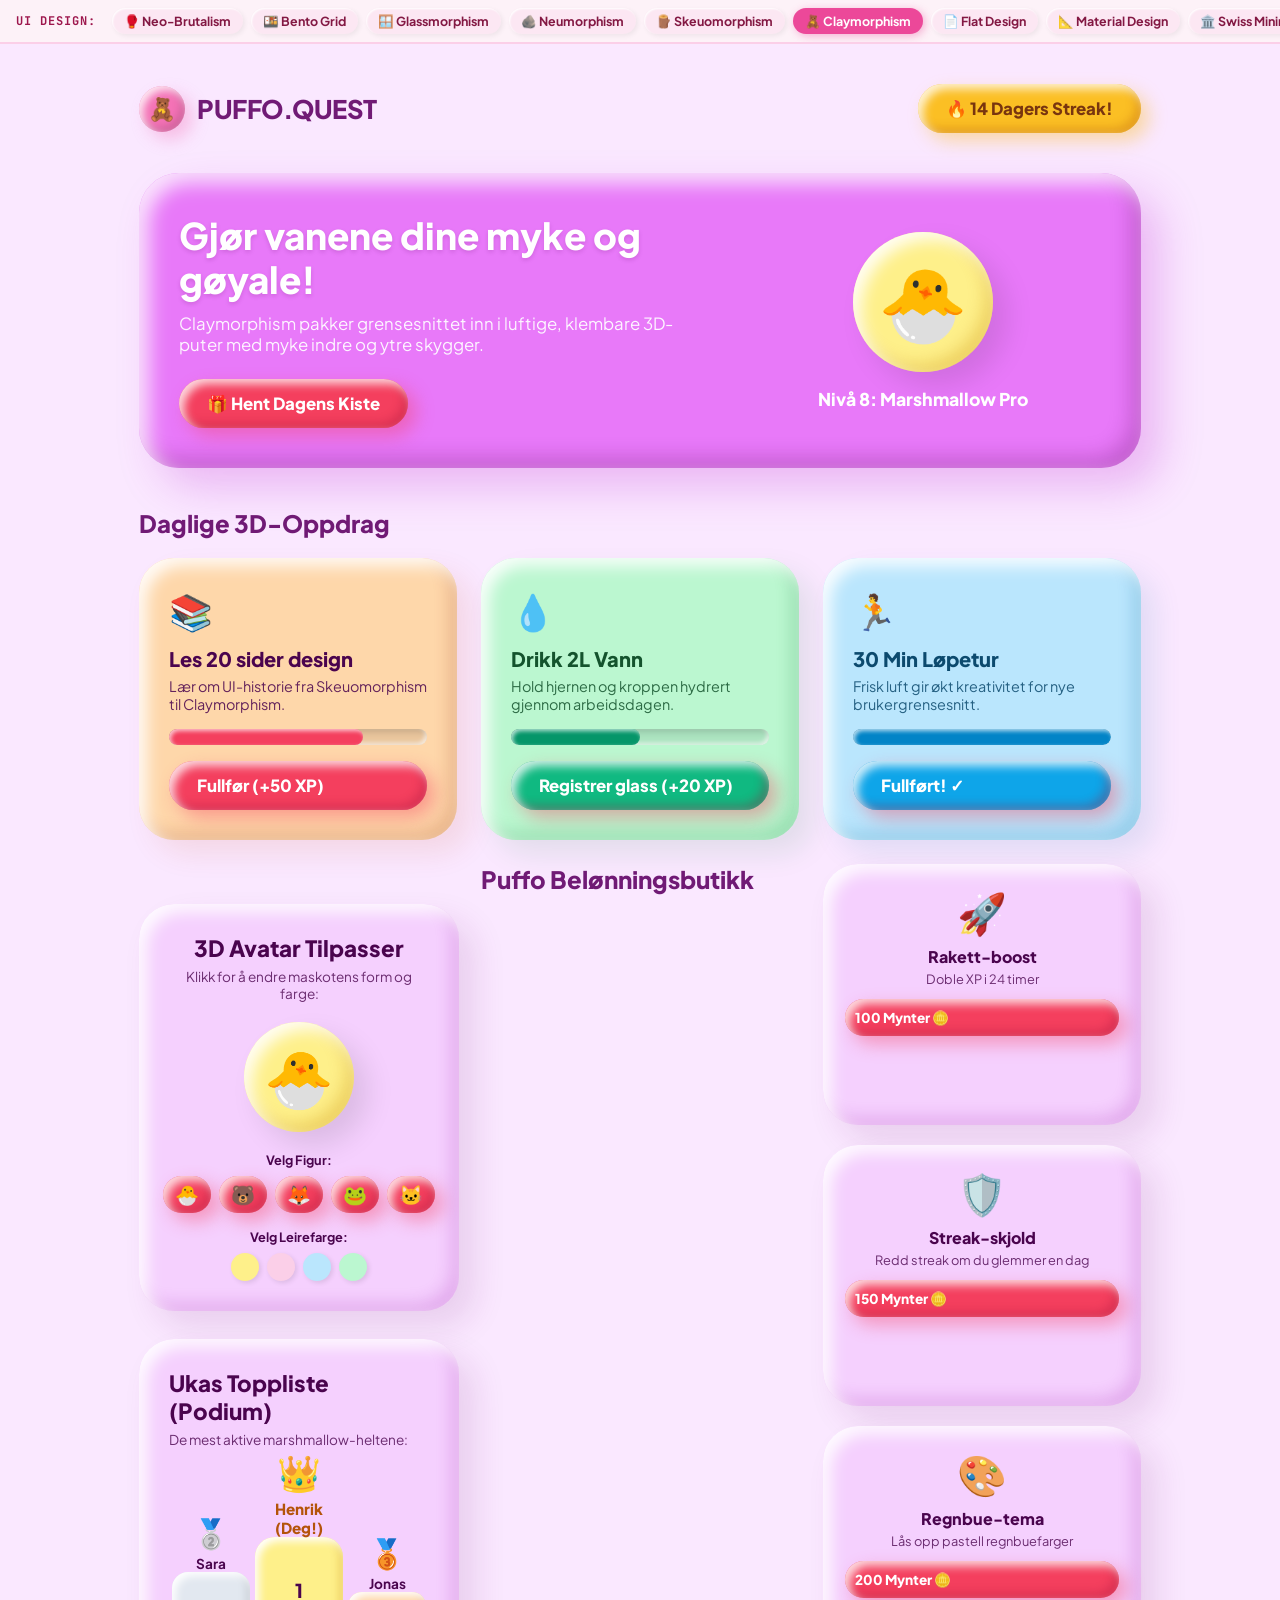
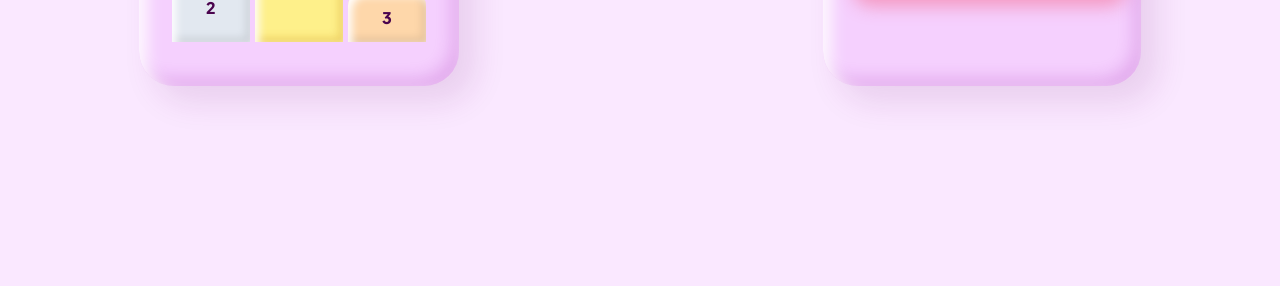
<file: claymorphism.html>
<!DOCTYPE html>
<html lang="no">
<head>
  <meta charset="UTF-8">
  <meta name="viewport" content="width=device-width, initial-scale=1.0">
  <title>CLAYMORPHISM // Puffo 3D Habit Quest</title>
  <link rel="preconnect" href="https://fonts.googleapis.com">
  <link rel="preconnect" href="https://fonts.gstatic.com" crossorigin>
  <link href="https://fonts.googleapis.com/css2?family=Plus+Jakarta+Sans:wght@500;600;700;800&family=JetBrains+Mono:wght@700&display=swap" rel="stylesheet">
  <style>
    /* STYLE BAR */
    .style-bar {
      background: #fdf2f8;
      border-bottom: 2px solid #fbcfe8;
      padding: 8px 16px;
      display: flex;
      align-items: center;
      gap: 8px;
      overflow-x: auto;
      white-space: nowrap;
      position: sticky;
      top: 0;
      z-index: 1000;
    }
    .style-bar-title {
      font-family: 'JetBrains Mono', monospace;
      font-size: 0.75rem;
      font-weight: 700;
      color: #9d174d;
      margin-right: 8px;
      text-transform: uppercase;
      letter-spacing: 1px;
    }
    .style-link {
      font-family: 'Plus Jakarta Sans', sans-serif;
      font-size: 0.78rem;
      font-weight: 700;
      color: #831843;
      text-decoration: none;
      padding: 5px 12px;
      border-radius: 20px;
      background: #fce7f3;
      box-shadow: 2px 2px 5px rgba(0,0,0,0.06), inset 1px 1px 2px #fff;
      transition: all 0.2s;
    }
    .style-link:hover {
      transform: scale(1.04);
      background: #fbcfe8;
    }
    .style-link.active {
      background: #ec4899;
      color: #ffffff;
      box-shadow: 2px 2px 8px rgba(236, 72, 153, 0.4);
    }

    /* CLAYMORPHISM BASE */
    * { box-sizing: border-box; margin: 0; padding: 0; }
    body {
      font-family: 'Plus Jakarta Sans', sans-serif;
      background: #fae8ff;
      color: #4a044e;
      min-height: 100vh;
      padding-bottom: 80px;
    }

    .container {
      max-width: 1050px;
      margin: 0 auto;
      padding: 40px 24px;
    }

    /* HEADER */
    .clay-nav {
      display: flex;
      justify-content: space-between;
      align-items: center;
      margin-bottom: 40px;
    }
    .clay-logo {
      display: flex;
      align-items: center;
      gap: 12px;
    }
    .logo-puff {
      width: 46px;
      height: 46px;
      border-radius: 24px;
      background: #f472b6;
      box-shadow: 8px 8px 16px rgba(244, 114, 182, 0.35), inset 4px 4px 8px rgba(255,255,255,0.85), inset -4px -4px 8px rgba(0,0,0,0.15);
      display: flex;
      align-items: center;
      justify-content: center;
      font-size: 1.4rem;
    }
    .logo-text {
      font-size: 1.6rem;
      font-weight: 800;
      color: #701a75;
      letter-spacing: -0.5px;
    }

    /* CLAY CARD BASE (THE 3D PUFF EFFECT) */
    .clay-card {
      background: #f5d0fe;
      border-radius: 35px;
      padding: 30px;
      box-shadow: 16px 16px 32px rgba(112, 26, 117, 0.12),
                  inset 8px 8px 16px rgba(255, 255, 255, 0.9),
                  inset -8px -8px 16px rgba(162, 28, 175, 0.2);
      transition: transform 0.2s cubic-bezier(0.34, 1.56, 0.64, 1);
    }
    .clay-card:hover {
      transform: translateY(-4px);
    }

    /* HERO BANNER */
    .hero-clay {
      background: #e879f9;
      color: #ffffff;
      border-radius: 40px;
      padding: 40px;
      display: grid;
      grid-template-columns: 1.2fr 0.8fr;
      gap: 30px;
      align-items: center;
      box-shadow: 20px 20px 40px rgba(192, 38, 211, 0.25),
                  inset 10px 10px 20px rgba(255, 255, 255, 0.8),
                  inset -10px -10px 20px rgba(112, 26, 117, 0.3);
      margin-bottom: 40px;
    }
    .hero-title {
      font-size: 2.3rem;
      font-weight: 800;
      line-height: 1.2;
      margin-bottom: 12px;
      text-shadow: 0 2px 4px rgba(112, 26, 117, 0.2);
    }
    .hero-desc {
      font-size: 1.05rem;
      color: #fdf4ff;
      margin-bottom: 24px;
    }

    /* CLAY BUTTON */
    .btn-clay {
      background: #f43f5e;
      color: #ffffff;
      font-family: 'Plus Jakarta Sans', sans-serif;
      font-size: 1.05rem;
      font-weight: 800;
      padding: 14px 28px;
      border: none;
      border-radius: 28px;
      cursor: pointer;
      box-shadow: 8px 8px 18px rgba(244, 63, 94, 0.4),
                  inset 5px 5px 10px rgba(255, 255, 255, 0.8),
                  inset -5px -5px 10px rgba(159, 18, 57, 0.3);
      transition: all 0.15s cubic-bezier(0.34, 1.56, 0.64, 1);
      display: inline-flex;
      align-items: center;
      gap: 8px;
    }
    .btn-clay:hover {
      transform: scale(1.05);
    }
    .btn-clay:active {
      transform: scale(0.95);
      box-shadow: 4px 4px 10px rgba(244, 63, 94, 0.3),
                  inset 7px 7px 12px rgba(159, 18, 57, 0.4);
    }

    .btn-clay-yellow {
      background: #fbbf24;
      color: #78350f;
      box-shadow: 8px 8px 18px rgba(251, 191, 36, 0.4),
                  inset 5px 5px 10px rgba(255, 255, 255, 0.8),
                  inset -5px -5px 10px rgba(180, 83, 9, 0.3);
    }

    /* HERO 3D MASCOT / BADGE */
    .mascot-box {
      text-align: center;
    }
    .mascot-clay {
      width: 140px;
      height: 140px;
      margin: 0 auto 16px;
      background: #fef08a;
      border-radius: 50%;
      display: flex;
      align-items: center;
      justify-content: center;
      font-size: 4.5rem;
      box-shadow: 14px 14px 28px rgba(0,0,0,0.1),
                  inset 8px 8px 16px rgba(255,255,255,0.9),
                  inset -8px -8px 16px rgba(202, 138, 4, 0.3);
      animation: floatPuff 3s ease-in-out infinite alternate;
    }
    @keyframes floatPuff {
      0% { transform: translateY(0) scale(1); }
      100% { transform: translateY(-10px) scale(1.03); }
    }

    /* GRID OF HABIT QUEST CARDS */
    .quests-grid {
      display: grid;
      grid-template-columns: repeat(auto-fit, minmax(280px, 1fr));
      gap: 24px;
      margin-bottom: 40px;
    }
    .quest-card {
      background: #fed7aa;
      box-shadow: 14px 14px 28px rgba(194, 65, 12, 0.1),
                  inset 8px 8px 16px rgba(255, 255, 255, 0.9),
                  inset -8px -8px 16px rgba(154, 52, 18, 0.2);
    }
    .quest-card.mint {
      background: #bbf7d0;
      box-shadow: 14px 14px 28px rgba(21, 128, 61, 0.1),
                  inset 8px 8px 16px rgba(255, 255, 255, 0.9),
                  inset -8px -8px 16px rgba(21, 128, 61, 0.2);
      color: #14532d;
    }
    .quest-card.cyan {
      background: #bae6fd;
      box-shadow: 14px 14px 28px rgba(3, 105, 161, 0.1),
                  inset 8px 8px 16px rgba(255, 255, 255, 0.9),
                  inset -8px -8px 16px rgba(3, 105, 161, 0.2);
      color: #0c4a6e;
    }
    .quest-icon {
      font-size: 2.2rem;
      margin-bottom: 12px;
    }
    .quest-title {
      font-size: 1.25rem;
      font-weight: 800;
      margin-bottom: 6px;
    }
    .quest-desc {
      font-size: 0.9rem;
      margin-bottom: 16px;
      opacity: 0.85;
    }

    /* CLAY PROGRESS BAR */
    .clay-progress-track {
      background: rgba(0, 0, 0, 0.08);
      border-radius: 20px;
      height: 16px;
      box-shadow: inset 3px 3px 6px rgba(0,0,0,0.15), inset -2px -2px 4px rgba(255,255,255,0.7);
      margin-bottom: 16px;
      overflow: hidden;
    }
    .clay-progress-fill {
      height: 100%;
      background: #f43f5e;
      border-radius: 20px;
      box-shadow: inset 2px 2px 4px rgba(255,255,255,0.7);
      transition: width 0.4s;
    }

    @media (max-width: 768px) {
      .hero-clay { grid-template-columns: 1fr; }
    }
  </style>
</head>
<body>

  <!-- STYLE BAR -->
  <nav class="style-bar">
    <span class="style-bar-title">UI Design:</span>
    <a href="index.html" class="style-link">🥊 Neo-Brutalism</a>
    <a href="bento.html" class="style-link">🍱 Bento Grid</a>
    <a href="glass.html" class="style-link">🪟 Glassmorphism</a>
    <a href="neumorphism.html" class="style-link">🪨 Neumorphism</a>
    <a href="skeuomorphism.html" class="style-link">🪵 Skeuomorphism</a>
    <a href="claymorphism.html" class="style-link active">🧸 Claymorphism</a>
    <a href="flat.html" class="style-link">📄 Flat Design</a>
    <a href="material.html" class="style-link">📐 Material Design</a>
    <a href="minimalism.html" class="style-link">🏛️ Swiss Minimal</a>
    <a href="cyberpunk.html" class="style-link">🕹️ Cyberpunk Y2K</a>
    <a href="museum.html" class="style-link" style="margin-left: auto;">🏛️ Se Museum</a>
  </nav>

  <div class="container">
    <!-- NAV -->
    <header class="clay-nav">
      <div class="clay-logo">
        <div class="logo-puff">🧸</div>
        <span class="logo-text">PUFFO.QUEST</span>
      </div>
      <div>
        <button class="btn-clay btn-clay-yellow" id="streakBtn">🔥 14 Dagers Streak!</button>
      </div>
    </header>

    <!-- HERO BANNER -->
    <div class="hero-clay">
      <div>
        <h1 class="hero-title">Gjør vanene dine myke og gøyale!</h1>
        <p class="hero-desc">Claymorphism pakker grensesnittet inn i luftige, klembare 3D-puter med myke indre og ytre skygger.</p>
        <button class="btn-clay" id="claimRewardBtn">🎁 Hent Dagens Kiste</button>
      </div>
      <div class="mascot-box">
        <div class="mascot-clay">🐣</div>
        <span style="font-weight: 800; font-size: 1.1rem;">Nivå 8: Marshmallow Pro</span>
      </div>
    </div>

    <!-- QUESTS -->
    <h2 style="font-size: 1.5rem; font-weight: 800; margin-bottom: 20px; color: #701a75;">Daglige 3D-Oppdrag</h2>
    <div class="quests-grid">
      <div class="clay-card quest-card">
        <div class="quest-icon">📚</div>
        <h3 class="quest-title">Les 20 sider design</h3>
        <p class="quest-desc">Lær om UI-historie fra Skeuomorphism til Claymorphism.</p>
        <div class="clay-progress-track">
          <div class="clay-progress-fill" style="width: 75%;"></div>
        </div>
        <button class="btn-clay" style="width: 100%;">Fullfør (+50 XP)</button>
      </div>

      <div class="clay-card quest-card mint">
        <div class="quest-icon">💧</div>
        <h3 class="quest-title">Drikk 2L Vann</h3>
        <p class="quest-desc">Hold hjernen og kroppen hydrert gjennom arbeidsdagen.</p>
        <div class="clay-progress-track">
          <div class="clay-progress-fill" style="width: 50%; background: #059669;"></div>
        </div>
        <button class="btn-clay" style="width: 100%; background: #10b981;">Registrer glass (+20 XP)</button>
      </div>

      <div class="clay-card quest-card cyan">
        <div class="quest-icon">🏃</div>
        <h3 class="quest-title">30 Min Løpetur</h3>
        <p class="quest-desc">Frisk luft gir økt kreativitet for nye brukergrensesnitt.</p>
        <div class="clay-progress-track">
          <div class="clay-progress-fill" style="width: 100%; background: #0284c7;"></div>
        </div>
        <button class="btn-clay" style="width: 100%; background: #0ea5e9;">Fullført! ✓</button>
      </div>
    <!-- SECTION: 3D AVATAR CUSTOMIZER & LEADERBOARD -->
    <div style="display: grid; grid-template-columns: repeat(auto-fit, minmax(320px, 1fr)); gap: 28px; margin-top: 40px; margin-bottom: 40px;">
      
      <!-- AVATAR CUSTOMIZER -->
      <div class="clay-card" style="text-align: center;">
        <h3 style="font-size: 1.4rem; font-weight: 800; margin-bottom: 6px;">3D Avatar Tilpasser</h3>
        <p style="font-size: 0.85rem; margin-bottom: 20px; opacity: 0.8;">Klikk for å endre maskotens form og farge:</p>

        <div id="customAvatar" class="mascot-clay" style="width: 110px; height: 110px; font-size: 3.5rem; margin: 0 auto 20px;">
          🐣
        </div>

        <div style="margin-bottom: 16px;">
          <span style="font-size: 0.8rem; font-weight: 700; display: block; margin-bottom: 8px;">Velg Figur:</span>
          <div style="display: flex; justify-content: center; gap: 8px;">
            <button class="btn-clay" style="padding: 6px 12px; font-size: 1.2rem;" onclick="setAvatarEmoji('🐣')">🐣</button>
            <button class="btn-clay" style="padding: 6px 12px; font-size: 1.2rem;" onclick="setAvatarEmoji('🐻')">🐻</button>
            <button class="btn-clay" style="padding: 6px 12px; font-size: 1.2rem;" onclick="setAvatarEmoji('🦊')">🦊</button>
            <button class="btn-clay" style="padding: 6px 12px; font-size: 1.2rem;" onclick="setAvatarEmoji('🐸')">🐸</button>
            <button class="btn-clay" style="padding: 6px 12px; font-size: 1.2rem;" onclick="setAvatarEmoji('🐱')">🐱</button>
          </div>
        </div>

        <div>
          <span style="font-size: 0.8rem; font-weight: 700; display: block; margin-bottom: 8px;">Velg Leirefarge:</span>
          <div style="display: flex; justify-content: center; gap: 8px;">
            <button style="width: 28px; height: 28px; border-radius: 50%; background: #fef08a; border: none; cursor: pointer; box-shadow: 2px 2px 5px rgba(0,0,0,0.1);" onclick="setAvatarColor('#fef08a')"></button>
            <button style="width: 28px; height: 28px; border-radius: 50%; background: #fbcfe8; border: none; cursor: pointer; box-shadow: 2px 2px 5px rgba(0,0,0,0.1);" onclick="setAvatarColor('#fbcfe8')"></button>
            <button style="width: 28px; height: 28px; border-radius: 50%; background: #bae6fd; border: none; cursor: pointer; box-shadow: 2px 2px 5px rgba(0,0,0,0.1);" onclick="setAvatarColor('#bae6fd')"></button>
            <button style="width: 28px; height: 28px; border-radius: 50%; background: #bbf7d0; border: none; cursor: pointer; box-shadow: 2px 2px 5px rgba(0,0,0,0.1);" onclick="setAvatarColor('#bbf7d0')"></button>
          </div>
        </div>
      </div>

      <!-- LEADERBOARD PODIUM -->
      <div class="clay-card">
        <h3 style="font-size: 1.4rem; font-weight: 800; margin-bottom: 6px;">Ukas Toppliste (Podium)</h3>
        <p style="font-size: 0.85rem; margin-bottom: 24px; opacity: 0.8;">De mest aktive marshmallow-heltene:</p>

        <div style="display: flex; justify-content: space-around; align-items: flex-end; height: 170px; margin-bottom: 14px;">
          <!-- 2ND PLACE -->
          <div style="text-align: center; width: 30%;">
            <div style="font-size: 1.8rem; margin-bottom: 4px;">🥈</div>
            <div style="font-weight: 700; font-size: 0.85rem;">Sara</div>
            <div style="height: 70px; background: #e2e8f0; border-radius: 16px 16px 0 0; display: flex; align-items: center; justify-content: center; font-weight: 800; box-shadow: inset 4px 4px 8px #fff, inset -4px -4px 8px rgba(0,0,0,0.1);">2</div>
          </div>

          <!-- 1ST PLACE -->
          <div style="text-align: center; width: 34%;">
            <div style="font-size: 2.2rem; margin-bottom: 4px;">👑</div>
            <div style="font-weight: 800; font-size: 0.95rem; color: #b45309;">Henrik (Deg!)</div>
            <div style="height: 105px; background: #fef08a; border-radius: 20px 20px 0 0; display: flex; align-items: center; justify-content: center; font-weight: 900; font-size: 1.2rem; box-shadow: inset 4px 4px 8px #fff, inset -4px -4px 8px rgba(202,138,4,0.3);">1</div>
          </div>

          <!-- 3RD PLACE -->
          <div style="text-align: center; width: 30%;">
            <div style="font-size: 1.8rem; margin-bottom: 4px;">🥉</div>
            <div style="font-weight: 700; font-size: 0.85rem;">Jonas</div>
            <div style="height: 50px; background: #fed7aa; border-radius: 14px 14px 0 0; display: flex; align-items: center; justify-content: center; font-weight: 800; box-shadow: inset 4px 4px 8px #fff, inset -4px -4px 8px rgba(0,0,0,0.1);">3</div>
          </div>
        </div>
      </div>
    </div>

    <!-- REWARD SHOP -->
    <h2 style="font-size: 1.5rem; font-weight: 800; margin-bottom: 20px; color: #701a75;">Puffo Belønningsbutikk</h2>
    <div style="display: grid; grid-template-columns: repeat(auto-fit, minmax(220px, 1fr)); gap: 20px; margin-bottom: 40px;">
      <div class="clay-card" style="text-align: center; padding: 22px;">
        <div style="font-size: 2.5rem; margin-bottom: 8px;">🚀</div>
        <h4 style="font-weight: 800; margin-bottom: 4px;">Rakett-boost</h4>
        <p style="font-size: 0.8rem; margin-bottom: 12px; opacity: 0.8;">Doble XP i 24 timer</p>
        <button class="btn-clay" style="width: 100%; font-size: 0.85rem; padding: 10px;" onclick="showClayConfirm('🚀 Kjøpt Rakett-boost for 100 mynter!')">100 Mynter 🪙</button>
      </div>

      <div class="clay-card" style="text-align: center; padding: 22px;">
        <div style="font-size: 2.5rem; margin-bottom: 8px;">🛡️</div>
        <h4 style="font-weight: 800; margin-bottom: 4px;">Streak-skjold</h4>
        <p style="font-size: 0.8rem; margin-bottom: 12px; opacity: 0.8;">Redd streak om du glemmer en dag</p>
        <button class="btn-clay" style="width: 100%; font-size: 0.85rem; padding: 10px;" onclick="showClayConfirm('🛡️ Kjøpt Streak-skjold for 150 mynter!')">150 Mynter 🪙</button>
      </div>

      <div class="clay-card" style="text-align: center; padding: 22px;">
        <div style="font-size: 2.5rem; margin-bottom: 8px;">🎨</div>
        <h4 style="font-weight: 800; margin-bottom: 4px;">Regnbue-tema</h4>
        <p style="font-size: 0.8rem; margin-bottom: 12px; opacity: 0.8;">Lås opp pastell regnbuefarger</p>
        <button class="btn-clay" style="width: 100%; font-size: 0.85rem; padding: 10px;" onclick="showClayConfirm('🎨 Låste opp Regnbue-tema!')">200 Mynter 🪙</button>
      </div>
    </div>
  </div>

  <div id="clayToast" style="position: fixed; bottom: 30px; right: 30px; background: #ffd6e0; border-radius: 24px; padding: 16px 24px; font-weight: 800; color: #831843; box-shadow: 12px 12px 24px rgba(0,0,0,0.15), inset 6px 6px 12px rgba(255,255,255,0.9), inset -6px -6px 12px rgba(180,60,80,0.2); z-index: 9999; display: none; transform: scale(0.9); transition: all 0.2s cubic-bezier(0.34, 1.56, 0.64, 1);"></div>

  <script>
    const clayToast = document.getElementById('clayToast');
    function showClayConfirm(msg) {
      clayToast.textContent = msg;
      clayToast.style.display = 'block';
      setTimeout(() => { clayToast.style.transform = 'scale(1)'; }, 10);
      clearTimeout(clayToast._timer);
      clayToast._timer = setTimeout(() => {
        clayToast.style.transform = 'scale(0.9)';
        setTimeout(() => { clayToast.style.display = 'none'; }, 200);
      }, 2600);
    }

    document.getElementById('claimRewardBtn').addEventListener('click', () => {
      showClayConfirm('🎁 Hurra! Du åpnet en fluffy Claymorphism-kiste og fikk 250 XP!');
    });
    document.getElementById('streakBtn').addEventListener('click', () => {
      showClayConfirm('🔥 Fantastisk! 14 dagers streak bekreftet!');
    });

    document.querySelectorAll('.quest-card .btn-clay').forEach(btn => {
      btn.addEventListener('click', () => {
        const title = btn.closest('.quest-card').querySelector('.quest-title').textContent;
        showClayConfirm(`✨ Oppdrag fullført: "${title}" (+50 XP)!`);
      });
    });

    window.setAvatarEmoji = function(emoji) {
      const av = document.getElementById('customAvatar');
      if (av) av.textContent = emoji;
      showClayConfirm(`Puffo Avatar endret til: ${emoji}`);
    };

    window.setAvatarColor = function(color) {
      const av = document.getElementById('customAvatar');
      if (av) av.style.background = color;
      showClayConfirm(`Leirefarge oppdatert! 🎨`);
    };
  </script>
</body>
</html>
</file>
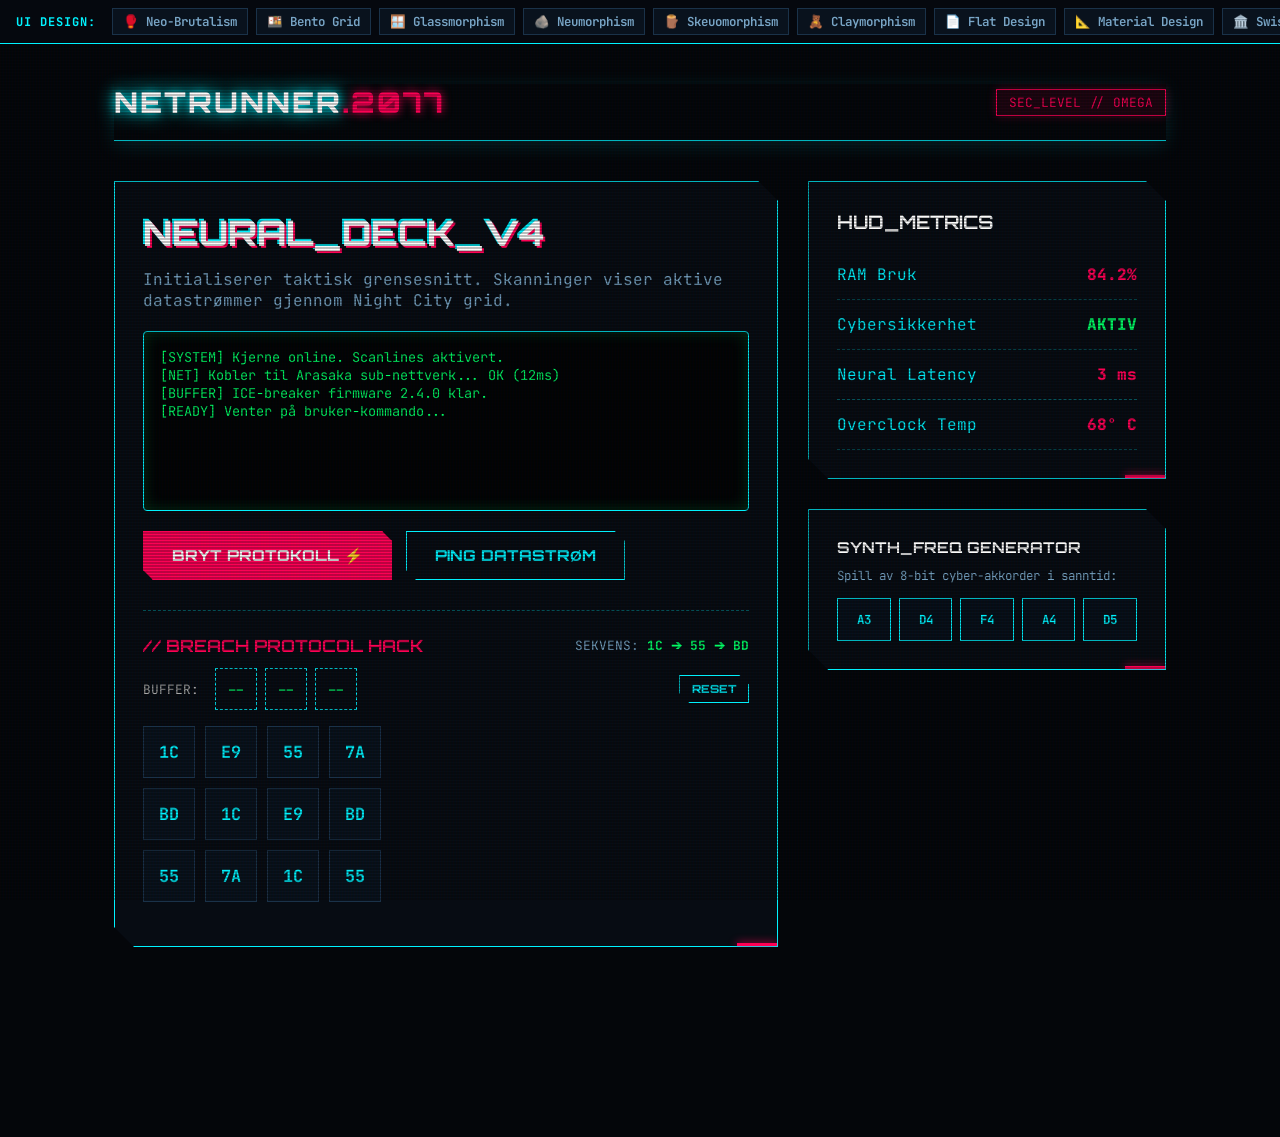
<file: cyberpunk.html>
<!DOCTYPE html>
<html lang="no">
<head>
  <meta charset="UTF-8">
  <meta name="viewport" content="width=device-width, initial-scale=1.0">
  <title>CYBERPUNK // Netrunner 2077 Terminal</title>
  <link rel="preconnect" href="https://fonts.googleapis.com">
  <link rel="preconnect" href="https://fonts.gstatic.com" crossorigin>
  <link href="https://fonts.googleapis.com/css2?family=JetBrains+Mono:wght@400;600;700;800&family=Orbitron:wght@600;800;900&display=swap" rel="stylesheet">
  <style>
    /* STYLE BAR */
    .style-bar {
      background: #05080e;
      border-bottom: 1px solid #00f3ff;
      padding: 8px 16px;
      display: flex;
      align-items: center;
      gap: 8px;
      overflow-x: auto;
      white-space: nowrap;
      position: sticky;
      top: 0;
      z-index: 1000;
    }
    .style-bar-title {
      font-family: 'JetBrains Mono', monospace;
      font-size: 0.75rem;
      font-weight: 700;
      color: #00f3ff;
      margin-right: 8px;
      text-transform: uppercase;
      letter-spacing: 1px;
    }
    .style-link {
      font-family: 'JetBrains Mono', monospace;
      font-size: 0.78rem;
      font-weight: 600;
      color: #79a6c7;
      text-decoration: none;
      padding: 4px 10px;
      border: 1px solid #1a3249;
      background: #09121d;
      transition: all 0.2s;
    }
    .style-link:hover {
      border-color: #00f3ff;
      color: #00f3ff;
      box-shadow: 0 0 10px rgba(0, 243, 255, 0.4);
    }
    .style-link.active {
      background: #ff0055;
      color: #ffffff;
      border-color: #ff0055;
      box-shadow: 0 0 12px rgba(255, 0, 85, 0.6);
    }

    /* CYBERPUNK BASE */
    * { box-sizing: border-box; margin: 0; padding: 0; }
    body {
      font-family: 'JetBrains Mono', monospace;
      background: #04060a;
      color: #00f3ff;
      min-height: 100vh;
      overflow-x: hidden;
      position: relative;
      padding-bottom: 80px;
    }

    /* CRT SCANLINE EFFECT */
    body::before {
      content: " ";
      position: fixed;
      top: 0; left: 0; bottom: 0; right: 0;
      background: linear-gradient(rgba(18, 16, 16, 0) 50%, rgba(0, 0, 0, 0.25) 50%), linear-gradient(90deg, rgba(255, 0, 0, 0.03), rgba(0, 255, 0, 0.01), rgba(0, 0, 255, 0.03));
      z-index: 999;
      background-size: 100% 3px, 3px 100%;
      pointer-events: none;
    }

    .container {
      max-width: 1100px;
      margin: 0 auto;
      padding: 40px 24px;
    }

    /* HEADER */
    .cyber-header {
      display: flex;
      justify-content: space-between;
      align-items: center;
      border-bottom: 1px solid #00f3ff;
      padding-bottom: 20px;
      margin-bottom: 40px;
      box-shadow: 0 4px 20px rgba(0, 243, 255, 0.15);
    }
    .cyber-logo {
      font-family: 'Orbitron', sans-serif;
      font-size: 1.8rem;
      font-weight: 900;
      color: #fff;
      text-shadow: 0 0 10px #00f3ff, 0 0 20px #00f3ff;
      letter-spacing: 2px;
    }
    .cyber-logo span { color: #ff0055; text-shadow: 0 0 10px #ff0055; }
    .status-badge {
      border: 1px solid #ff0055;
      background: rgba(255, 0, 85, 0.1);
      color: #ff0055;
      padding: 4px 12px;
      font-size: 0.8rem;
      box-shadow: 0 0 10px rgba(255, 0, 85, 0.3);
    }

    /* CYBER HUD CARD (ANGLED CORNERS VIA CLIP-PATH) */
    .cyber-card {
      background: rgba(8, 13, 22, 0.85);
      border: 1px solid #00f3ff;
      padding: 28px;
      box-shadow: 0 0 25px rgba(0, 243, 255, 0.2);
      clip-path: polygon(0 0, calc(100% - 20px) 0, 100% 20px, 100% 100%, 20px 100%, 0 calc(100% - 20px));
      position: relative;
      margin-bottom: 30px;
    }
    .cyber-card::after {
      content: '';
      position: absolute;
      bottom: 0; right: 0; width: 40px; height: 3px;
      background: #ff0055;
      box-shadow: 0 0 8px #ff0055;
    }

    /* GRID */
    .cyber-grid {
      display: grid;
      grid-template-columns: 1.3fr 0.7fr;
      gap: 30px;
      margin-bottom: 40px;
    }

    /* GLITCH HEADING */
    .glitch-title {
      font-family: 'Orbitron', sans-serif;
      font-size: 2.2rem;
      font-weight: 800;
      color: #ffffff;
      text-shadow: 2px 2px 0 #ff0055, -2px -2px 0 #00f3ff;
      margin-bottom: 14px;
    }

    .terminal-output {
      background: #020305;
      border: 1px solid #00f3ff;
      border-radius: 4px;
      padding: 16px;
      height: 180px;
      overflow-y: auto;
      font-size: 0.85rem;
      color: #00ff66;
      margin-bottom: 20px;
      box-shadow: inset 0 0 15px rgba(0, 255, 102, 0.2);
    }

    /* CYBER BUTTONS */
    .btn-cyber {
      background: #ff0055;
      color: #ffffff;
      font-family: 'Orbitron', sans-serif;
      font-weight: 800;
      font-size: 0.95rem;
      padding: 14px 28px;
      border: 1px solid #ff0055;
      cursor: pointer;
      box-shadow: 0 0 20px rgba(255, 0, 85, 0.5);
      clip-path: polygon(0 0, calc(100% - 10px) 0, 100% 10px, 100% 100%, 10px 100%, 0 calc(100% - 10px));
      transition: all 0.2s;
    }
    .btn-cyber:hover {
      background: #00f3ff;
      border-color: #00f3ff;
      color: #000;
      box-shadow: 0 0 25px rgba(0, 243, 255, 0.8);
    }

    .btn-cyber-outline {
      background: transparent;
      color: #00f3ff;
      border: 1px solid #00f3ff;
      box-shadow: 0 0 10px rgba(0, 243, 255, 0.3);
    }
    .btn-cyber-outline:hover {
      background: #00f3ff;
      color: #000;
    }

    /* BREACH PROTOCOL MATRIX */
    .breach-box {
      margin-top: 30px;
      padding-top: 24px;
      border-top: 1px dashed rgba(0, 243, 255, 0.4);
    }
    .breach-grid {
      display: grid;
      grid-template-columns: repeat(4, 52px);
      gap: 10px;
      margin: 16px 0;
    }
    .breach-cell {
      width: 52px;
      height: 52px;
      border: 1px solid #1a3249;
      background: #09121d;
      color: #00f3ff;
      display: flex;
      align-items: center;
      justify-content: center;
      font-weight: 700;
      font-size: 1.05rem;
      cursor: pointer;
      transition: all 0.15s;
    }
    .breach-cell:hover {
      border-color: #ff0055;
      color: #fff;
      box-shadow: 0 0 10px rgba(255, 0, 85, 0.5);
    }
    .breach-cell.selected {
      background: #ff0055;
      color: #fff;
      border-color: #ff0055;
      box-shadow: 0 0 14px rgba(255, 0, 85, 0.8);
      pointer-events: none;
    }
    .buffer-row {
      display: flex;
      gap: 8px;
      align-items: center;
      margin-bottom: 12px;
    }
    .buffer-slot {
      width: 42px;
      height: 42px;
      border: 1px dashed #00f3ff;
      display: flex;
      align-items: center;
      justify-content: center;
      font-size: 0.95rem;
      color: #00ff66;
    }

    /* AUDIO SYNTH KEYS */
    .synth-keys {
      display: flex;
      gap: 8px;
      margin-top: 14px;
    }
    .synth-key {
      flex: 1;
      padding: 12px 6px;
      background: #07101a;
      border: 1px solid #00f3ff;
      color: #00f3ff;
      font-size: 0.78rem;
      font-weight: 700;
      cursor: pointer;
      text-align: center;
      transition: all 0.1s;
    }
    .synth-key:hover, .synth-key:active {
      background: #00f3ff;
      color: #000;
      box-shadow: 0 0 12px #00f3ff;
    }

    /* STAT MODULES */
    .stat-module {
      border-bottom: 1px dashed rgba(0, 243, 255, 0.3);
      padding: 14px 0;
      display: flex;
      justify-content: space-between;
      align-items: center;
    }
    .stat-val {
      color: #ff0055;
      font-weight: 800;
    }

    @media (max-width: 800px) {
      .cyber-grid { grid-template-columns: 1fr; }
    }
  </style>
</head>
<body>

  <!-- STYLE BAR -->
  <nav class="style-bar">
    <span class="style-bar-title">UI Design:</span>
    <a href="index.html" class="style-link">🥊 Neo-Brutalism</a>
    <a href="bento.html" class="style-link">🍱 Bento Grid</a>
    <a href="glass.html" class="style-link">🪟 Glassmorphism</a>
    <a href="neumorphism.html" class="style-link">🪨 Neumorphism</a>
    <a href="skeuomorphism.html" class="style-link">🪵 Skeuomorphism</a>
    <a href="claymorphism.html" class="style-link">🧸 Claymorphism</a>
    <a href="flat.html" class="style-link">📄 Flat Design</a>
    <a href="material.html" class="style-link">📐 Material Design</a>
    <a href="minimalism.html" class="style-link">🏛️ Swiss Minimal</a>
    <a href="cyberpunk.html" class="style-link active">🕹️ Cyberpunk Y2K</a>
    <a href="museum.html" class="style-link" style="margin-left: auto;">🏛️ Se Museum</a>
  </nav>

  <div class="container">
    <header class="cyber-header">
      <div class="cyber-logo">NETRUNNER<span>.2077</span></div>
      <div class="status-badge">SEC_LEVEL // OMEGA</div>
    </header>

    <div class="cyber-grid">
      <!-- MAIN TERMINAL CARD -->
      <div class="cyber-card">
        <h1 class="glitch-title">NEURAL_DECK_V4</h1>
        <p style="color: #79a6c7; margin-bottom: 20px;">
          Initialiserer taktisk grensesnitt. Skanninger viser aktive datastrømmer gjennom Night City grid.
        </p>

        <div class="terminal-output" id="terminalBox">
          <div>[SYSTEM] Kjerne online. Scanlines aktivert.</div>
          <div>[NET] Kobler til Arasaka sub-nettverk... OK (12ms)</div>
          <div>[BUFFER] ICE-breaker firmware 2.4.0 klar.</div>
          <div>[READY] Venter på bruker-kommando...</div>
        </div>

        <div style="display: flex; gap: 14px; flex-wrap: wrap; margin-bottom: 24px;">
          <button class="btn-cyber" id="breachBtn">BRYT PROTOKOLL ⚡</button>
          <button class="btn-cyber btn-cyber-outline" id="pingBtn">PING DATASTRØM</button>
        </div>

        <!-- BREACH PROTOCOL MINI-GAME -->
        <div class="breach-box">
          <div style="display: flex; justify-content: space-between; align-items: center;">
            <h3 style="font-family: 'Orbitron', sans-serif; font-size: 1.05rem; color: #ff0055;">// BREACH PROTOCOL HACK</h3>
            <span style="font-size: 0.8rem; color: #79a6c7;">SEKVENS: <strong style="color: #00ff66;">1C ➔ 55 ➔ BD</strong></span>
          </div>

          <div class="buffer-row" style="margin-top: 12px;">
            <span style="font-size: 0.8rem; color: #aaa; margin-right: 8px;">BUFFER:</span>
            <div class="buffer-slot" id="buf0">--</div>
            <div class="buffer-slot" id="buf1">--</div>
            <div class="buffer-slot" id="buf2">--</div>
            <button class="btn-cyber btn-cyber-outline" style="padding: 6px 12px; font-size: 0.7rem; margin-left: auto;" onclick="resetBreach()">RESET</button>
          </div>

          <div class="breach-grid">
            <div class="breach-cell" onclick="pressHex(this, '1C')">1C</div>
            <div class="breach-cell" onclick="pressHex(this, 'E9')">E9</div>
            <div class="breach-cell" onclick="pressHex(this, '55')">55</div>
            <div class="breach-cell" onclick="pressHex(this, '7A')">7A</div>
            <div class="breach-cell" onclick="pressHex(this, 'BD')">BD</div>
            <div class="breach-cell" onclick="pressHex(this, '1C')">1C</div>
            <div class="breach-cell" onclick="pressHex(this, 'E9')">E9</div>
            <div class="breach-cell" onclick="pressHex(this, 'BD')">BD</div>
            <div class="breach-cell" onclick="pressHex(this, '55')">55</div>
            <div class="breach-cell" onclick="pressHex(this, '7A')">7A</div>
            <div class="breach-cell" onclick="pressHex(this, '1C')">1C</div>
            <div class="breach-cell" onclick="pressHex(this, '55')">55</div>
          </div>
        </div>
      </div>

      <!-- SIDEBAR STATUS -->
      <div>
        <div class="cyber-card">
          <h3 style="font-family: 'Orbitron', sans-serif; margin-bottom: 16px; color: #fff;">HUD_METRICS</h3>
          
          <div class="stat-module">
            <span>RAM Bruk</span>
            <span class="stat-val">84.2%</span>
          </div>

          <div class="stat-module">
            <span>Cybersikkerhet</span>
            <span class="stat-val" style="color: #00ff66;">AKTIV</span>
          </div>

          <div class="stat-module">
            <span>Neural Latency</span>
            <span class="stat-val">3 ms</span>
          </div>

          <div class="stat-module">
            <span>Overclock Temp</span>
            <span class="stat-val">68° C</span>
          </div>
        </div>

        <!-- SYNTH KEYBOARD MODULE -->
        <div class="cyber-card">
          <h3 style="font-family: 'Orbitron', sans-serif; margin-bottom: 10px; color: #fff; font-size: 0.95rem;">SYNTH_FREQ GENERATOR</h3>
          <p style="font-size: 0.78rem; color: #79a6c7; margin-bottom: 8px;">Spill av 8-bit cyber-akkorder i sanntid:</p>
          <div class="synth-keys">
            <div class="synth-key" onclick="beep(220, 0.2); logSynth('A3 220Hz')">A3</div>
            <div class="synth-key" onclick="beep(293.66, 0.2); logSynth('D4 293Hz')">D4</div>
            <div class="synth-key" onclick="beep(349.23, 0.2); logSynth('F4 349Hz')">F4</div>
            <div class="synth-key" onclick="beep(440, 0.2); logSynth('A4 440Hz')">A4</div>
            <div class="synth-key" onclick="beep(587.33, 0.2); logSynth('D5 587Hz')">D5</div>
          </div>
        </div>
      </div>
    </div>
  </div>

  <div id="cyberToast" style="position: fixed; bottom: 30px; right: 30px; background: rgba(5, 8, 14, 0.95); border: 1px solid #ff0055; color: #ff0055; padding: 14px 22px; font-family: 'Orbitron', sans-serif; font-size: 0.85rem; font-weight: 700; box-shadow: 0 0 20px rgba(255, 0, 85, 0.6); display: none; z-index: 10000;"></div>

  <script>
    const term = document.getElementById('terminalBox');
    const cyberToast = document.getElementById('cyberToast');
    
    function showCyberAlert(msg) {
      cyberToast.textContent = msg;
      cyberToast.style.display = 'block';
      clearTimeout(cyberToast._timer);
      cyberToast._timer = setTimeout(() => cyberToast.style.display = 'none', 2800);
    }

    // Synth beep
    function beep(freq = 600, duration = 0.06) {
      try {
        const ctx = new (window.AudioContext || window.webkitAudioContext)();
        const osc = ctx.createOscillator();
        const gain = ctx.createGain();
        osc.type = 'sawtooth';
        osc.frequency.setValueAtTime(freq, ctx.currentTime);
        gain.gain.setValueAtTime(0.1, ctx.currentTime);
        osc.connect(gain);
        gain.connect(ctx.destination);
        osc.start();
        osc.stop(ctx.currentTime + duration);
      } catch(e) {}
    }

    function logSynth(note) {
      const line = document.createElement('div');
      line.textContent = `[SYNTH] Output oscillator: ${note}`;
      line.style.color = '#00f3ff';
      term.appendChild(line);
      term.scrollTop = term.scrollHeight;
    }

    document.getElementById('breachBtn').addEventListener('click', () => {
      beep(880, 0.1);
      setTimeout(() => beep(1200, 0.15), 100);
      const line = document.createElement('div');
      line.textContent = `[${new Date().toLocaleTimeString()}] BREACH PROTOCOL INITIALISERT // Tilgang innvilget! 💥`;
      line.style.color = '#ff0055';
      term.appendChild(line);
      term.scrollTop = term.scrollHeight;
      showCyberAlert('💥 BREACH PROTOCOL INITIALISERT!');
    });

    document.getElementById('pingBtn').addEventListener('click', () => {
      beep(440, 0.05);
      const line = document.createElement('div');
      line.textContent = `[PING] Node reply fra Sub-Net 192.168.0.77: TTL=64 time=2.1ms`;
      line.style.color = '#00f3ff';
      term.appendChild(line);
      term.scrollTop = term.scrollHeight;
      showCyberAlert('📡 PING: 2.1ms TIL NIGHT CITY GRID');
    });

    // BREACH LOGIC
    let buffer = [];
    const targetSequence = ['1C', '55', 'BD'];

    function pressHex(cell, val) {
      if (buffer.length >= 3) return;
      beep(600 + buffer.length * 150, 0.08);
      cell.classList.add('selected');
      buffer.push(val);
      document.getElementById('buf' + (buffer.length - 1)).textContent = val;

      if (buffer.length === 3) {
        if (buffer[0] === targetSequence[0] && buffer[1] === targetSequence[1] && buffer[2] === targetSequence[2]) {
          beep(1000, 0.2);
          setTimeout(() => beep(1500, 0.3), 150);
          showCyberAlert('🏆 DATAMINE SUKSESS! BONUS OVERFØRT!');
          const line = document.createElement('div');
          line.textContent = `[HACK SUCCESS] Arasaka ICE brutt fullstendig! 1000 E$ kreditert.`;
          line.style.color = '#00ff66';
          term.appendChild(line);
        } else {
          beep(200, 0.3);
          showCyberAlert('⚠️ FEIL SEKVENS // ICE LOCKDOWN!');
          const line = document.createElement('div');
          line.textContent = `[HACK FAILED] Ugyldig sekvens: ${buffer.join(' ')}.`;
          line.style.color = '#ff0055';
          term.appendChild(line);
        }
        term.scrollTop = term.scrollHeight;
      }
    }

    function resetBreach() {
      buffer = [];
      document.querySelectorAll('.breach-cell').forEach(c => c.classList.remove('selected'));
      for (let i = 0; i < 3; i++) {
        document.getElementById('buf' + i).textContent = '--';
      }
      showCyberAlert('🔄 HACK BUFFER NULLSTILT');
    }
  </script>
</body>
</html>
</file>
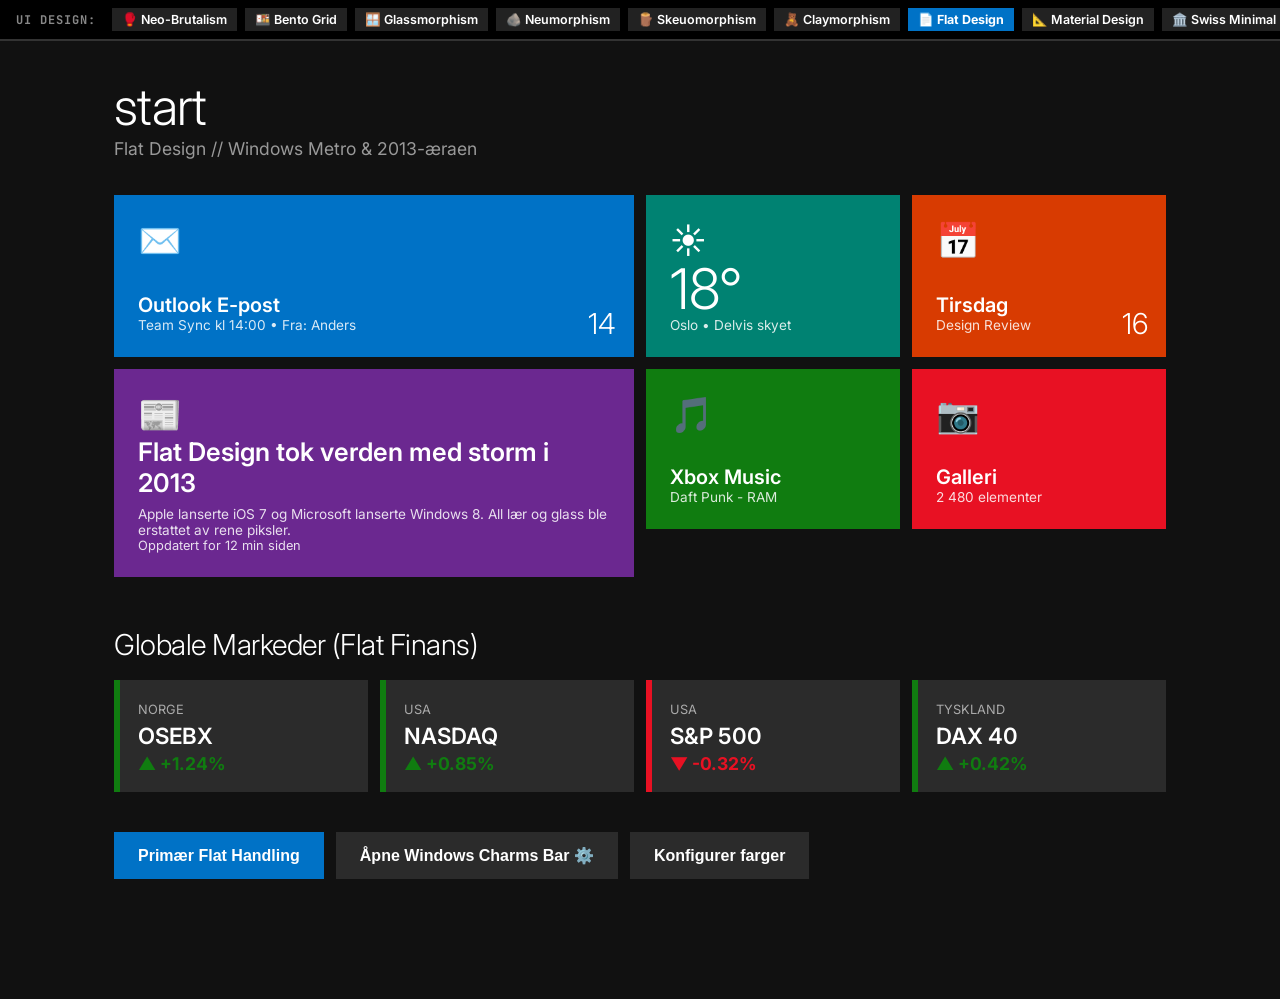
<file: flat.html>
<!DOCTYPE html>
<html lang="no">
<head>
  <meta charset="UTF-8">
  <meta name="viewport" content="width=device-width, initial-scale=1.0">
  <title>FLAT DESIGN // MetroPulse 2013 Portal</title>
  <link rel="preconnect" href="https://fonts.googleapis.com">
  <link rel="preconnect" href="https://fonts.gstatic.com" crossorigin>
  <link href="https://fonts.googleapis.com/css2?family=Segoe+UI&family=Inter:wght@300;400;600;700;900&family=JetBrains+Mono:wght@700&display=swap" rel="stylesheet">
  <style>
    /* STYLE BAR */
    .style-bar {
      background: #000000;
      border-bottom: 2px solid #333333;
      padding: 8px 16px;
      display: flex;
      align-items: center;
      gap: 8px;
      overflow-x: auto;
      white-space: nowrap;
      position: sticky;
      top: 0;
      z-index: 1000;
    }
    .style-bar-title {
      font-family: 'JetBrains Mono', monospace;
      font-size: 0.75rem;
      font-weight: 700;
      color: #888888;
      margin-right: 8px;
      text-transform: uppercase;
      letter-spacing: 1px;
    }
    .style-link {
      font-family: 'Inter', sans-serif;
      font-size: 0.78rem;
      font-weight: 600;
      color: #ffffff;
      text-decoration: none;
      padding: 4px 10px;
      background: #222222;
      transition: background 0.15s;
    }
    .style-link:hover {
      background: #444444;
    }
    .style-link.active {
      background: #0072c6;
      font-weight: 700;
    }

    /* FLAT DESIGN BASE (ZERO SHADOWS, ZERO GRADIENTS, PURE COLORS) */
    * { box-sizing: border-box; margin: 0; padding: 0; }
    body {
      font-family: 'Inter', -apple-system, sans-serif;
      background: #111111;
      color: #ffffff;
      min-height: 100vh;
      padding-bottom: 80px;
    }

    .container {
      max-width: 1100px;
      margin: 0 auto;
      padding: 40px 24px;
    }

    /* HEADER */
    .flat-header {
      margin-bottom: 36px;
    }
    .flat-brand {
      font-size: 3.2rem;
      font-weight: 300;
      letter-spacing: -1px;
      line-height: 1;
      margin-bottom: 6px;
    }
    .flat-sub {
      font-size: 1.1rem;
      color: #999999;
      font-weight: 400;
    }

    /* THE METRO LIVE TILES GRID */
    .metro-grid {
      display: grid;
      grid-template-columns: repeat(4, 1fr);
      gap: 12px;
      margin-bottom: 40px;
    }

    .tile {
      padding: 24px;
      color: #ffffff;
      cursor: pointer;
      position: relative;
      display: flex;
      flex-direction: column;
      justify-content: space-between;
      min-height: 160px;
      transition: opacity 0.15s;
      user-select: none;
    }
    .tile:hover {
      opacity: 0.92;
    }
    .tile:active {
      transform: scale(0.98);
    }

    /* TILE SPANS */
    .tile-wide { grid-column: span 2; }
    .tile-tall { grid-row: span 2; }
    .tile-large { grid-column: span 2; grid-row: span 2; }

    /* PURE FLAT PALETTE */
    .bg-blue { background: #0072c6; }
    .bg-teal { background: #008272; }
    .bg-orange { background: #d83b01; }
    .bg-purple { background: #6b2890; }
    .bg-green { background: #107c10; }
    .bg-magenta { background: #e81123; }
    .bg-yellow { background: #ffb900; color: #000; }
    .bg-yellow .tile-title, .bg-yellow .tile-sub { color: #000; }

    .tile-icon {
      font-size: 2.2rem;
    }
    .tile-title {
      font-size: 1.25rem;
      font-weight: 600;
    }
    .tile-sub {
      font-size: 0.85rem;
      opacity: 0.85;
    }
    .tile-badge {
      position: absolute;
      bottom: 16px;
      right: 18px;
      font-size: 1.8rem;
      font-weight: 300;
    }

    /* WEATHER TILE DETAIL */
    .weather-temp {
      font-size: 3.5rem;
      font-weight: 300;
      line-height: 1;
    }

    /* FLAT BUTTONS */
    .flat-btn-group {
      display: flex;
      gap: 12px;
      flex-wrap: wrap;
      margin-top: 30px;
    }
    .btn-flat {
      background: #2b2b2b;
      color: #ffffff;
      border: none;
      padding: 14px 24px;
      font-size: 1rem;
      font-weight: 600;
      cursor: pointer;
      display: inline-flex;
      align-items: center;
      gap: 8px;
      transition: background 0.15s;
    }
    .btn-flat:hover {
      background: #3a3a3a;
    }
    .btn-flat-accent {
      background: #0072c6;
    }
    .btn-flat-accent:hover {
      background: #005a9e;
    }

    @media (max-width: 850px) {
      .metro-grid { grid-template-columns: repeat(2, 1fr); }
      .tile-wide { grid-column: span 2; }
      .tile-large { grid-column: span 2; }
    }
  </style>
</head>
<body>

  <!-- STYLE BAR -->
  <nav class="style-bar">
    <span class="style-bar-title">UI Design:</span>
    <a href="index.html" class="style-link">🥊 Neo-Brutalism</a>
    <a href="bento.html" class="style-link">🍱 Bento Grid</a>
    <a href="glass.html" class="style-link">🪟 Glassmorphism</a>
    <a href="neumorphism.html" class="style-link">🪨 Neumorphism</a>
    <a href="skeuomorphism.html" class="style-link">🪵 Skeuomorphism</a>
    <a href="claymorphism.html" class="style-link">🧸 Claymorphism</a>
    <a href="flat.html" class="style-link active">📄 Flat Design</a>
    <a href="material.html" class="style-link">📐 Material Design</a>
    <a href="minimalism.html" class="style-link">🏛️ Swiss Minimal</a>
    <a href="cyberpunk.html" class="style-link">🕹️ Cyberpunk Y2K</a>
    <a href="museum.html" class="style-link" style="margin-left: auto;">🏛️ Se Museum</a>
  </nav>

  <div class="container">
    <header class="flat-header">
      <h1 class="flat-brand">start</h1>
      <p class="flat-sub">Flat Design // Windows Metro & 2013-æraen</p>
    </header>

    <!-- METRO LIVE TILES -->
    <div class="metro-grid">
      <!-- WIDE MAIL TILE -->
      <div class="tile tile-wide bg-blue" onclick="tileClick('E-post')">
        <span class="tile-icon">✉️</span>
        <div>
          <h3 class="tile-title">Outlook E-post</h3>
          <p class="tile-sub">Team Sync kl 14:00 • Fra: Anders</p>
        </div>
        <span class="tile-badge">14</span>
      </div>

      <!-- WEATHER TILE -->
      <div class="tile bg-teal" onclick="tileClick('Vær')">
        <span class="tile-icon">☀️</span>
        <div>
          <div class="weather-temp">18°</div>
          <p class="tile-sub">Oslo • Delvis skyet</p>
        </div>
      </div>

      <!-- CALENDAR TILE -->
      <div class="tile bg-orange" onclick="tileClick('Kalender')">
        <span class="tile-icon">📅</span>
        <div>
          <h3 class="tile-title">Tirsdag</h3>
          <p class="tile-sub">Design Review</p>
        </div>
        <span class="tile-badge">16</span>
      </div>

      <!-- LARGE NEWS TILE -->
      <div class="tile tile-large bg-purple" onclick="tileClick('Nyheter')">
        <span class="tile-icon">📰</span>
        <div>
          <h2 class="tile-title" style="font-size: 1.6rem; margin-bottom: 8px;">Flat Design tok verden med storm i 2013</h2>
          <p class="tile-sub">Apple lanserte iOS 7 og Microsoft lanserte Windows 8. All lær og glass ble erstattet av rene piksler.</p>
        </div>
        <span class="tile-sub" style="font-size: 0.8rem;">Oppdatert for 12 min siden</span>
      </div>

      <!-- MUSIC TILE -->
      <div class="tile bg-green" onclick="tileClick('Musikk')">
        <span class="tile-icon">🎵</span>
        <div>
          <h3 class="tile-title">Xbox Music</h3>
          <p class="tile-sub">Daft Punk - RAM</p>
        </div>
      </div>

      <!-- PHOTOS TILE -->
      <div class="tile bg-magenta" onclick="tileClick('Bilder')">
        <span class="tile-icon">📷</span>
        <div>
          <h3 class="tile-title">Galleri</h3>
          <p class="tile-sub">2 480 elementer</p>
        </div>
      </div>
    </div>

    <!-- FLAT GLOBAL FINANCIAL MARKETS TICKER -->
    <h2 style="font-weight: 300; font-size: 1.8rem; margin-top: 50px; margin-bottom: 18px; letter-spacing: -0.5px;">Globale Markeder (Flat Finans)</h2>
    <div style="display: grid; grid-template-columns: repeat(auto-fit, minmax(200px, 1fr)); gap: 12px; margin-bottom: 40px;">
      <div style="background: #2b2b2b; padding: 18px; border-left: 6px solid #107c10; cursor: pointer;" onclick="showFlatConfirm('OSEBX Oslo Børs: 1,420.50 (+1.2%)')">
        <span style="font-size: 0.8rem; color: #aaa;">NORGE</span>
        <div style="font-size: 1.4rem; font-weight: 600; margin: 4px 0;">OSEBX</div>
        <div style="font-size: 1.1rem; color: #107c10; font-weight: 700;">▲ +1.24%</div>
      </div>

      <div style="background: #2b2b2b; padding: 18px; border-left: 6px solid #107c10; cursor: pointer;" onclick="showFlatConfirm('NASDAQ Tech: 18,920.10 (+0.8%)')">
        <span style="font-size: 0.8rem; color: #aaa;">USA</span>
        <div style="font-size: 1.4rem; font-weight: 600; margin: 4px 0;">NASDAQ</div>
        <div style="font-size: 1.1rem; color: #107c10; font-weight: 700;">▲ +0.85%</div>
      </div>

      <div style="background: #2b2b2b; padding: 18px; border-left: 6px solid #e81123; cursor: pointer;" onclick="showFlatConfirm('S&P 500: 5,680.20 (-0.3%)')">
        <span style="font-size: 0.8rem; color: #aaa;">USA</span>
        <div style="font-size: 1.4rem; font-weight: 600; margin: 4px 0;">S&P 500</div>
        <div style="font-size: 1.1rem; color: #e81123; font-weight: 700;">▼ -0.32%</div>
      </div>

      <div style="background: #2b2b2b; padding: 18px; border-left: 6px solid #107c10; cursor: pointer;" onclick="showFlatConfirm('DAX Frankfurt: 18,710.00 (+0.4%)')">
        <span style="font-size: 0.8rem; color: #aaa;">TYSKLAND</span>
        <div style="font-size: 1.4rem; font-weight: 600; margin: 4px 0;">DAX 40</div>
        <div style="font-size: 1.1rem; color: #107c10; font-weight: 700;">▲ +0.42%</div>
      </div>
    </div>

    <!-- ACTION BUTTONS -->
    <div class="flat-btn-group">
      <button class="btn-flat btn-flat-accent" onclick="showFlatConfirm('Primær Flat Handling bekreftet!')">Primær Flat Handling</button>
      <button class="btn-flat" onclick="toggleCharmsBar()">Åpne Windows Charms Bar ⚙️</button>
      <button class="btn-flat" onclick="showFlatConfirm('Fargepalett oppdatert: Windows Cobalt Blue')">Konfigurer farger</button>
    </div>
  </div>

  <!-- WINDOWS 8 CHARMS BAR (SLIDES IN FROM RIGHT) -->
  <div id="charmsBar" style="position: fixed; top: 0; right: -120px; width: 100px; height: 100vh; background: rgba(0, 0, 0, 0.92); z-index: 10000; display: flex; flex-direction: column; justify-content: center; align-items: center; gap: 24px; transition: right 0.25s ease; border-left: 1px solid #333;">
    <div style="display: flex; flex-direction: column; align-items: center; cursor: pointer; color: #fff;" onclick="charmsAction('Søk')">
      <span style="font-size: 1.6rem;">🔍</span>
      <span style="font-size: 0.75rem; font-weight: 600;">Søk</span>
    </div>
    <div style="display: flex; flex-direction: column; align-items: center; cursor: pointer; color: #fff;" onclick="charmsAction('Deling')">
      <span style="font-size: 1.6rem;">🔗</span>
      <span style="font-size: 0.75rem; font-weight: 600;">Del</span>
    </div>
    <div style="display: flex; flex-direction: column; align-items: center; cursor: pointer; color: #0072c6;" onclick="charmsAction('Startskjerm')">
      <span style="font-size: 1.8rem;">⊞</span>
      <span style="font-size: 0.75rem; font-weight: 600;">Start</span>
    </div>
    <div style="display: flex; flex-direction: column; align-items: center; cursor: pointer; color: #fff;" onclick="charmsAction('Enheter')">
      <span style="font-size: 1.6rem;">💻</span>
      <span style="font-size: 0.75rem; font-weight: 600;">Enheter</span>
    </div>
    <div style="display: flex; flex-direction: column; align-items: center; cursor: pointer; color: #fff;" onclick="charmsAction('Innstillinger')">
      <span style="font-size: 1.6rem;">⚙️</span>
      <span style="font-size: 0.75rem; font-weight: 600;">Valg</span>
    </div>
    <div style="position: absolute; bottom: 20px; cursor: pointer; font-size: 0.8rem; color: #aaa;" onclick="toggleCharmsBar()">LUKK ✖</div>
  </div>

  <div id="flatToast" style="position: fixed; top: 50px; right: 20px; background: #0072c6; color: #ffffff; padding: 16px 24px; font-weight: 600; font-size: 0.95rem; border: none; border-left: 6px solid #ffffff; z-index: 9999; display: none;"></div>

  <script>
    const flatToast = document.getElementById('flatToast');
    function showFlatConfirm(msg) {
      flatToast.textContent = msg;
      flatToast.style.display = 'block';
      clearTimeout(flatToast._timer);
      flatToast._timer = setTimeout(() => {
        flatToast.style.display = 'none';
      }, 2600);
    }

    function tileClick(name) {
      showFlatConfirm('📄 Startet ' + name + ' (Flat Design Metro App)');
    }

    function toggleCharmsBar() {
      const charms = document.getElementById('charmsBar');
      if (charms.style.right === '0px') {
        charms.style.right = '-120px';
      } else {
        charms.style.right = '0px';
        showFlatConfirm('⚙️ Windows 8 Charms Bar åpnet!');
      }
    }

    function charmsAction(name) {
      showFlatConfirm('⚙️ Charms Bar: ' + name + ' valgt!');
      document.getElementById('charmsBar').style.right = '-120px';
    }
  </script>
</body>
</html>
</file>
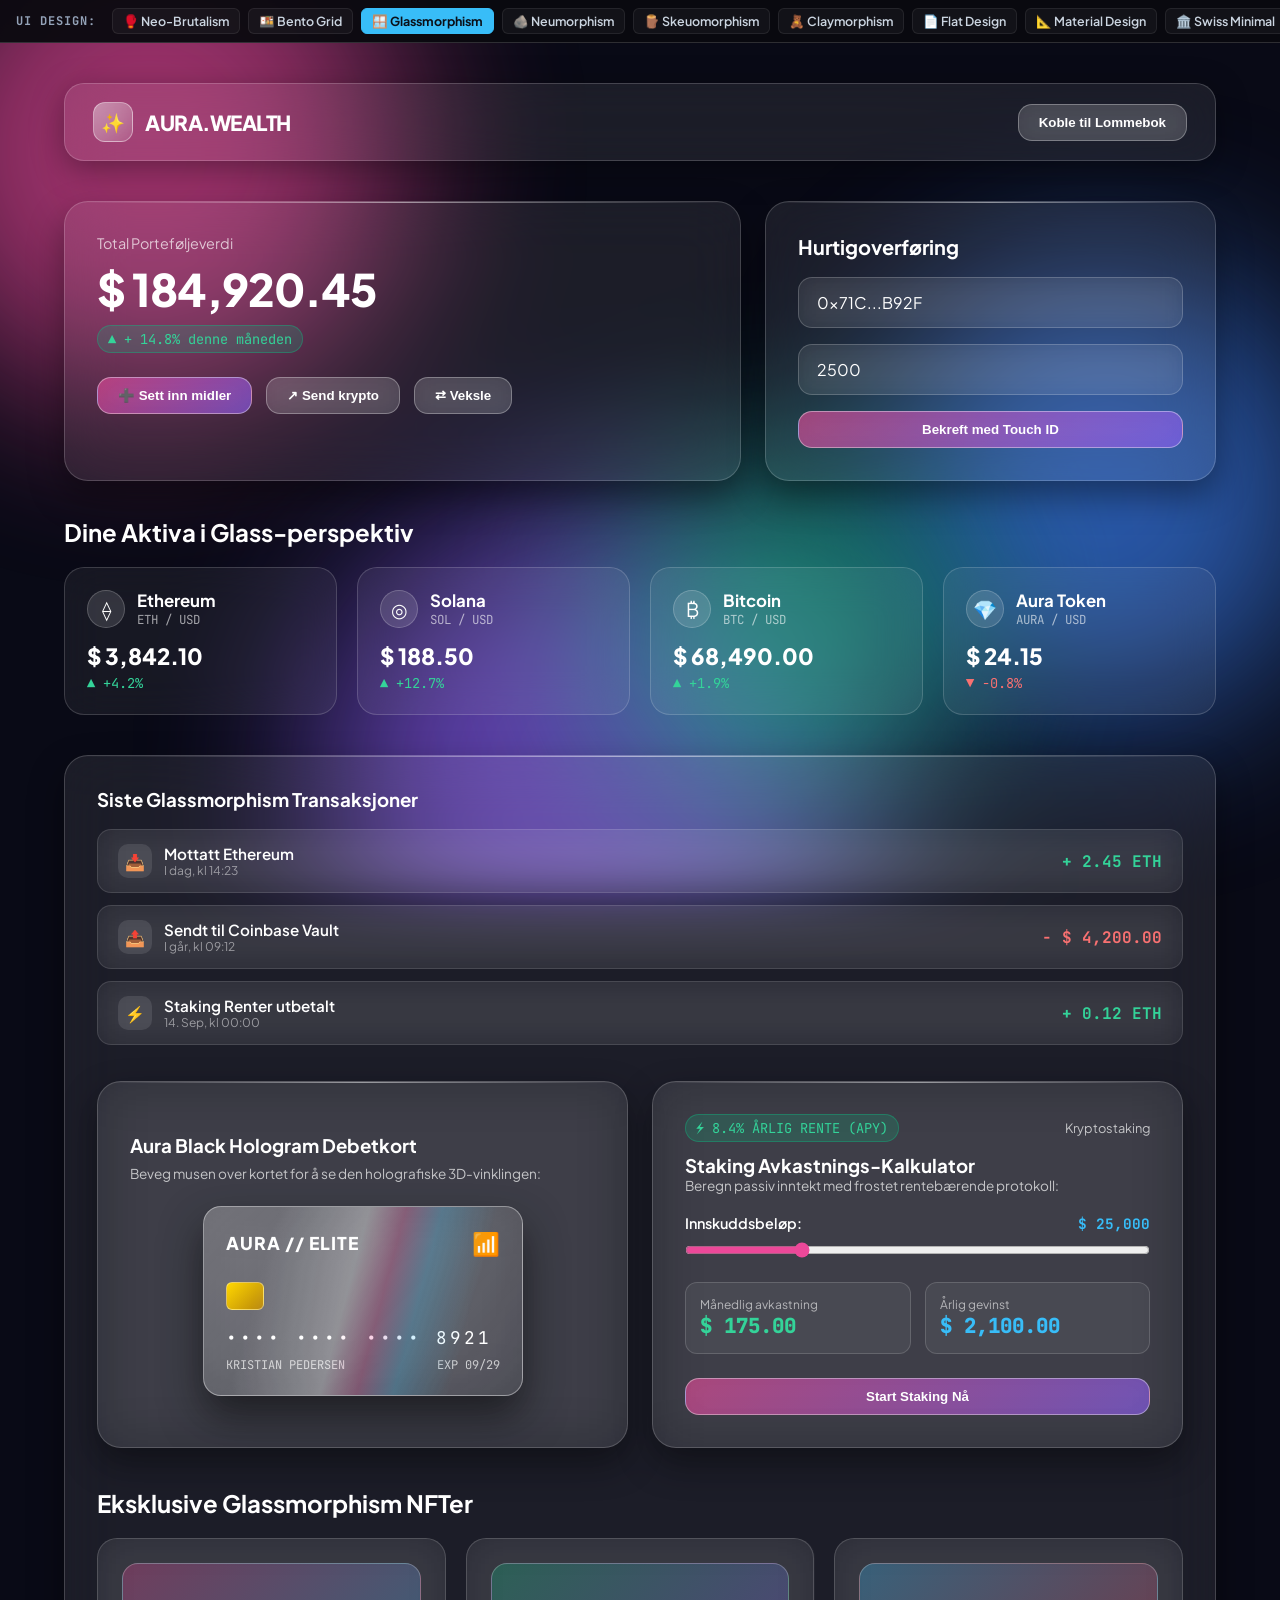
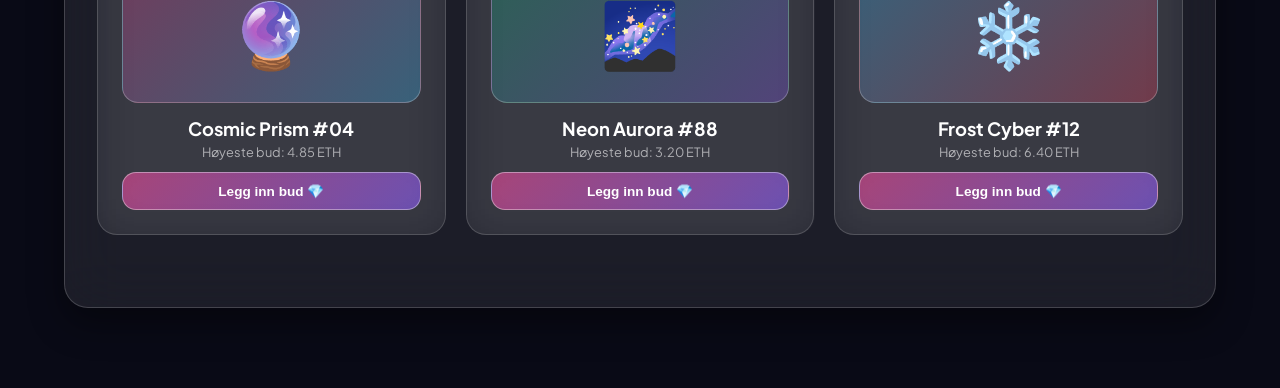
<file: glass.html>
<!DOCTYPE html>
<html lang="no">
<head>
  <meta charset="UTF-8">
  <meta name="viewport" content="width=device-width, initial-scale=1.0">
  <title>GLASSMORPHISM // Aura Wealth Management</title>
  <link rel="preconnect" href="https://fonts.googleapis.com">
  <link rel="preconnect" href="https://fonts.gstatic.com" crossorigin>
  <link href="https://fonts.googleapis.com/css2?family=Plus+Jakarta+Sans:wght@400;500;600;700;800&family=JetBrains+Mono:wght@500;700&display=swap" rel="stylesheet">
  <style>
    /* ==========================================================================
       STYLE BAR: COMMON TO ALL 10 STYLES
       ========================================================================== */
    .style-bar {
      background: rgba(10, 10, 15, 0.95);
      border-bottom: 1px solid rgba(255, 255, 255, 0.15);
      padding: 8px 16px;
      display: flex;
      align-items: center;
      gap: 8px;
      overflow-x: auto;
      white-space: nowrap;
      position: sticky;
      top: 0;
      z-index: 1000;
      backdrop-filter: blur(10px);
    }
    .style-bar-title {
      font-family: 'JetBrains Mono', monospace;
      font-size: 0.75rem;
      font-weight: 700;
      color: #94a3b8;
      margin-right: 8px;
      text-transform: uppercase;
      letter-spacing: 1px;
    }
    .style-link {
      font-family: 'Plus Jakarta Sans', sans-serif;
      font-size: 0.78rem;
      font-weight: 600;
      color: #cbd5e1;
      text-decoration: none;
      padding: 4px 10px;
      border-radius: 6px;
      border: 1px solid rgba(255, 255, 255, 0.08);
      background: rgba(255, 255, 255, 0.04);
      transition: all 0.2s;
    }
    .style-link:hover {
      color: #fff;
      background: rgba(255, 255, 255, 0.15);
      border-color: rgba(255, 255, 255, 0.3);
    }
    .style-link.active {
      background: #38bdf8;
      color: #0b0f17;
      border-color: #38bdf8;
      font-weight: 700;
    }

    /* ==========================================================================
       GLASSMORPHISM AESTHETIC
       ========================================================================== */
    * { box-sizing: border-box; margin: 0; padding: 0; }
    body {
      font-family: 'Plus Jakarta Sans', sans-serif;
      background: #090a16;
      color: #ffffff;
      min-height: 100vh;
      overflow-x: hidden;
      position: relative;
    }

    /* VIBRANT MOVING GRADIENT ORBS (The Soul of Glassmorphism) */
    .bg-orbs {
      position: fixed;
      top: 0;
      left: 0;
      width: 100vw;
      height: 100vh;
      pointer-events: none;
      z-index: 0;
      overflow: hidden;
    }
    .orb {
      position: absolute;
      border-radius: 50%;
      filter: blur(90px);
      opacity: 0.65;
      animation: floatOrb 18s ease-in-out infinite alternate;
    }
    .orb-1 { width: 500px; height: 500px; background: #ec4899; top: -100px; left: -100px; }
    .orb-2 { width: 450px; height: 450px; background: #3b82f6; top: 30%; right: -50px; animation-duration: 22s; }
    .orb-3 { width: 550px; height: 550px; background: #8b5cf6; bottom: -150px; left: 25%; animation-duration: 25s; }
    .orb-4 { width: 350px; height: 350px; background: #10b981; bottom: 10%; right: 25%; animation-duration: 16s; }

    @keyframes floatOrb {
      0% { transform: translate(0, 0) scale(1); }
      50% { transform: translate(60px, 40px) scale(1.1); }
      100% { transform: translate(-40px, 80px) scale(0.95); }
    }

    .container {
      max-width: 1200px;
      margin: 0 auto;
      padding: 40px 24px 80px;
      position: relative;
      z-index: 1;
    }

    /* GLASS HEADER */
    .glass-header {
      background: rgba(255, 255, 255, 0.08);
      border: 1px solid rgba(255, 255, 255, 0.18);
      backdrop-filter: blur(24px);
      -webkit-backdrop-filter: blur(24px);
      border-radius: 20px;
      padding: 18px 28px;
      display: flex;
      justify-content: space-between;
      align-items: center;
      margin-bottom: 40px;
      box-shadow: 0 8px 32px 0 rgba(0, 0, 0, 0.37);
    }
    .brand-logo {
      display: flex;
      align-items: center;
      gap: 12px;
    }
    .brand-icon {
      width: 40px;
      height: 40px;
      background: linear-gradient(135deg, rgba(255, 255, 255, 0.4), rgba(255, 255, 255, 0.1));
      border: 1px solid rgba(255, 255, 255, 0.4);
      border-radius: 12px;
      display: flex;
      align-items: center;
      justify-content: center;
      font-size: 1.2rem;
      backdrop-filter: blur(10px);
    }
    .brand-text {
      font-size: 1.3rem;
      font-weight: 800;
      letter-spacing: -0.5px;
    }
    .glass-btn {
      background: rgba(255, 255, 255, 0.15);
      border: 1px solid rgba(255, 255, 255, 0.3);
      color: #fff;
      font-weight: 600;
      padding: 10px 20px;
      border-radius: 14px;
      cursor: pointer;
      backdrop-filter: blur(12px);
      transition: all 0.2s;
    }
    .glass-btn:hover {
      background: rgba(255, 255, 255, 0.28);
      box-shadow: 0 0 20px rgba(255, 255, 255, 0.3);
      transform: translateY(-2px);
    }
    .glass-btn-primary {
      background: linear-gradient(135deg, rgba(236, 72, 153, 0.6), rgba(139, 92, 246, 0.6));
      border: 1px solid rgba(255, 255, 255, 0.4);
    }
    .glass-btn-primary:hover {
      background: linear-gradient(135deg, rgba(236, 72, 153, 0.8), rgba(139, 92, 246, 0.8));
    }

    /* HERO BALANCE CARD */
    .hero-grid {
      display: grid;
      grid-template-columns: 1.2fr 0.8fr;
      gap: 24px;
      margin-bottom: 36px;
    }

    .glass-card {
      background: rgba(255, 255, 255, 0.08);
      border: 1px solid rgba(255, 255, 255, 0.18);
      backdrop-filter: blur(28px);
      -webkit-backdrop-filter: blur(28px);
      border-radius: 24px;
      padding: 32px;
      box-shadow: 0 15px 35px 0 rgba(0, 0, 0, 0.4);
      position: relative;
      overflow: hidden;
    }
    .glass-card::before {
      content: '';
      position: absolute;
      top: 0; left: 0; right: 0; height: 1px;
      background: linear-gradient(90deg, transparent, rgba(255, 255, 255, 0.5), transparent);
    }

    .balance-label {
      font-size: 0.9rem;
      color: rgba(255, 255, 255, 0.7);
      margin-bottom: 8px;
    }
    .balance-amount {
      font-size: 2.8rem;
      font-weight: 800;
      letter-spacing: -1px;
      margin-bottom: 8px;
    }
    .balance-change {
      display: inline-flex;
      align-items: center;
      gap: 6px;
      font-family: 'JetBrains Mono', monospace;
      font-size: 0.85rem;
      background: rgba(16, 185, 129, 0.2);
      border: 1px solid rgba(16, 185, 129, 0.4);
      color: #34d399;
      padding: 4px 10px;
      border-radius: 20px;
      margin-bottom: 24px;
    }

    /* ACTION BUTTONS */
    .balance-actions {
      display: flex;
      gap: 14px;
      flex-wrap: wrap;
    }

    /* QUICK TRANSFER WIDGET */
    .transfer-box h3 {
      font-size: 1.25rem;
      margin-bottom: 18px;
    }
    .input-glass {
      width: 100%;
      background: rgba(255, 255, 255, 0.06);
      border: 1px solid rgba(255, 255, 255, 0.2);
      color: #fff;
      padding: 14px 18px;
      border-radius: 14px;
      font-size: 1rem;
      font-family: 'Plus Jakarta Sans', sans-serif;
      outline: none;
      margin-bottom: 16px;
      backdrop-filter: blur(10px);
      transition: border-color 0.2s;
    }
    .input-glass:focus {
      border-color: rgba(255, 255, 255, 0.6);
      background: rgba(255, 255, 255, 0.1);
    }

    /* CRYPTO ASSETS GRID */
    .assets-title {
      font-size: 1.5rem;
      font-weight: 700;
      margin-bottom: 20px;
    }
    .assets-grid {
      display: grid;
      grid-template-columns: repeat(auto-fit, minmax(260px, 1fr));
      gap: 20px;
      margin-bottom: 40px;
    }
    .asset-card {
      background: rgba(255, 255, 255, 0.06);
      border: 1px solid rgba(255, 255, 255, 0.16);
      border-radius: 20px;
      padding: 22px;
      backdrop-filter: blur(20px);
      transition: transform 0.2s, background 0.2s;
      cursor: pointer;
    }
    .asset-card:hover {
      transform: translateY(-4px);
      background: rgba(255, 255, 255, 0.12);
      border-color: rgba(255, 255, 255, 0.35);
    }
    .asset-top {
      display: flex;
      align-items: center;
      gap: 12px;
      margin-bottom: 14px;
    }
    .asset-icon {
      width: 38px;
      height: 38px;
      border-radius: 50%;
      display: flex;
      align-items: center;
      justify-content: center;
      font-size: 1.2rem;
      background: rgba(255, 255, 255, 0.12);
      border: 1px solid rgba(255, 255, 255, 0.2);
    }
    .asset-name { font-weight: 700; font-size: 1.05rem; }
    .asset-symbol { font-size: 0.78rem; color: rgba(255, 255, 255, 0.6); font-family: 'JetBrains Mono', monospace; }
    .asset-price { font-size: 1.4rem; font-weight: 800; margin-bottom: 4px; }
    .asset-trend { font-size: 0.85rem; font-family: 'JetBrains Mono', monospace; }
    .trend-up { color: #34d399; }
    .trend-down { color: #f87171; }

    /* TRANSACTIONS */
    .tx-list {
      display: flex;
      flex-direction: column;
      gap: 12px;
    }
    .tx-item {
      display: flex;
      justify-content: space-between;
      align-items: center;
      padding: 14px 20px;
      background: rgba(255, 255, 255, 0.05);
      border: 1px solid rgba(255, 255, 255, 0.12);
      border-radius: 14px;
      backdrop-filter: blur(16px);
    }
    .tx-meta { display: flex; align-items: center; gap: 12px; }
    .tx-icon { width: 34px; height: 34px; border-radius: 10px; display: flex; align-items: center; justify-content: center; background: rgba(255, 255, 255, 0.1); }
    .tx-title { font-weight: 600; font-size: 0.95rem; }
    .tx-date { font-size: 0.75rem; color: rgba(255, 255, 255, 0.5); }
    .tx-amount { font-family: 'JetBrains Mono', monospace; font-weight: 700; }

    /* TOAST */
    .toast {
      position: fixed;
      bottom: 24px;
      right: 24px;
      background: rgba(255, 255, 255, 0.18);
      border: 1px solid rgba(255, 255, 255, 0.35);
      backdrop-filter: blur(20px);
      padding: 14px 22px;
      border-radius: 14px;
      box-shadow: 0 10px 30px rgba(0,0,0,0.5);
      font-weight: 600;
      z-index: 2000;
      display: none;
    }

    @media (max-width: 850px) {
      .hero-grid { grid-template-columns: 1fr; }
    }
  </style>
</head>
<body>

  <!-- TOP MULTI-STYLE NAVIGATOR -->
  <nav class="style-bar">
    <span class="style-bar-title">UI Design:</span>
    <a href="index.html" class="style-link">🥊 Neo-Brutalism</a>
    <a href="bento.html" class="style-link">🍱 Bento Grid</a>
    <a href="glass.html" class="style-link active">🪟 Glassmorphism</a>
    <a href="neumorphism.html" class="style-link">🪨 Neumorphism</a>
    <a href="skeuomorphism.html" class="style-link">🪵 Skeuomorphism</a>
    <a href="claymorphism.html" class="style-link">🧸 Claymorphism</a>
    <a href="flat.html" class="style-link">📄 Flat Design</a>
    <a href="material.html" class="style-link">📐 Material Design</a>
    <a href="minimalism.html" class="style-link">🏛️ Swiss Minimal</a>
    <a href="cyberpunk.html" class="style-link">🕹️ Cyberpunk Y2K</a>
    <a href="museum.html" class="style-link" style="margin-left: auto;">🏛️ Se Museum</a>
  </nav>

  <!-- AMBIENT FLOATING GRADIENTS -->
  <div class="bg-orbs">
    <div class="orb orb-1"></div>
    <div class="orb orb-2"></div>
    <div class="orb orb-3"></div>
    <div class="orb orb-4"></div>
  </div>

  <div class="container">
    <!-- GLASS HEADER -->
    <header class="glass-header">
      <div class="brand-logo">
        <div class="brand-icon">✨</div>
        <span class="brand-text">AURA.WEALTH</span>
      </div>
      <div>
        <button class="glass-btn" id="connectWalletBtn">Koble til Lommebok</button>
      </div>
    </header>

    <!-- HERO BALANCE -->
    <div class="hero-grid">
      <div class="glass-card">
        <div class="balance-label">Total Porteføljeverdi</div>
        <div class="balance-amount" id="balanceDisplay">$ 184,920.45</div>
        <div class="balance-change">▲ + 14.8% denne måneden</div>
        <div class="balance-actions">
          <button class="glass-btn glass-btn-primary" id="depositBtn">➕ Sett inn midler</button>
          <button class="glass-btn" id="sendBtn">↗ Send krypto</button>
          <button class="glass-btn" id="swapBtn">⇄ Veksle</button>
        </div>
      </div>

      <div class="glass-card transfer-box">
        <h3>Hurtigoverføring</h3>
        <input type="text" class="input-glass" placeholder="Mottakeradresse (0x...)" value="0x71C...B92F">
        <input type="number" class="input-glass" placeholder="Beløp i USD" value="2500">
        <button class="glass-btn glass-btn-primary" style="width: 100%;" id="executeTransferBtn">Bekreft med Touch ID</button>
      </div>
    </div>

    <!-- ASSETS -->
    <h2 class="assets-title">Dine Aktiva i Glass-perspektiv</h2>
    <div class="assets-grid">
      <div class="asset-card" data-coin="Ethereum">
        <div class="asset-top">
          <div class="asset-icon">⟠</div>
          <div>
            <div class="asset-name">Ethereum</div>
            <div class="asset-symbol">ETH / USD</div>
          </div>
        </div>
        <div class="asset-price">$ 3,842.10</div>
        <div class="asset-trend trend-up">▲ +4.2%</div>
      </div>

      <div class="asset-card" data-coin="Solana">
        <div class="asset-top">
          <div class="asset-icon">◎</div>
          <div>
            <div class="asset-name">Solana</div>
            <div class="asset-symbol">SOL / USD</div>
          </div>
        </div>
        <div class="asset-price">$ 188.50</div>
        <div class="asset-trend trend-up">▲ +12.7%</div>
      </div>

      <div class="asset-card" data-coin="Bitcoin">
        <div class="asset-top">
          <div class="asset-icon">₿</div>
          <div>
            <div class="asset-name">Bitcoin</div>
            <div class="asset-symbol">BTC / USD</div>
          </div>
        </div>
        <div class="asset-price">$ 68,490.00</div>
        <div class="asset-trend trend-up">▲ +1.9%</div>
      </div>

      <div class="asset-card" data-coin="Aura">
        <div class="asset-top">
          <div class="asset-icon">💎</div>
          <div>
            <div class="asset-name">Aura Token</div>
            <div class="asset-symbol">AURA / USD</div>
          </div>
        </div>
        <div class="asset-price">$ 24.15</div>
        <div class="asset-trend trend-down">▼ -0.8%</div>
      </div>
    </div>

    <!-- RECENT TRANSACTIONS -->
    <div class="glass-card">
      <h3 style="margin-bottom: 18px;">Siste Glassmorphism Transaksjoner</h3>
      <div class="tx-list">
        <div class="tx-item">
          <div class="tx-meta">
            <div class="tx-icon">📥</div>
            <div>
              <div class="tx-title">Mottatt Ethereum</div>
              <div class="tx-date">I dag, kl 14:23</div>
            </div>
          </div>
          <div class="tx-amount trend-up">+ 2.45 ETH</div>
        </div>

        <div class="tx-item">
          <div class="tx-meta">
            <div class="tx-icon">📤</div>
            <div>
              <div class="tx-title">Sendt til Coinbase Vault</div>
              <div class="tx-date">I går, kl 09:12</div>
            </div>
          </div>
          <div class="tx-amount trend-down">- $ 4,200.00</div>
        </div>

        <div class="tx-item">
          <div class="tx-meta">
            <div class="tx-icon">⚡</div>
            <div>
              <div class="tx-title">Staking Renter utbetalt</div>
              <div class="tx-date">14. Sep, kl 00:00</div>
            </div>
          </div>
          <div class="tx-amount trend-up">+ 0.12 ETH</div>
        </div>
      </div>
    <!-- SECTION: 3D TILT HOLOGRAPHIC CARD & STAKING CALCULATOR -->
    <div style="display: grid; grid-template-columns: repeat(auto-fit, minmax(320px, 1fr)); gap: 24px; margin-top: 36px; margin-bottom: 36px;">
      
      <!-- 3D TILT CARD -->
      <div class="glass-card" style="display: flex; flex-direction: column; justify-content: center; align-items: center; perspective: 1000px;">
        <h3 style="margin-bottom: 8px; width: 100%;">Aura Black Hologram Debetkort</h3>
        <p style="font-size: 0.85rem; color: rgba(255,255,255,0.7); margin-bottom: 24px; width: 100%;">Beveg musen over kortet for å se den holografiske 3D-vinklingen:</p>

        <div id="holoCard" style="width: 320px; height: 190px; border-radius: 18px; background: linear-gradient(135deg, rgba(255,255,255,0.25), rgba(255,255,255,0.05)); border: 1px solid rgba(255,255,255,0.4); backdrop-filter: blur(30px); box-shadow: 0 20px 40px rgba(0,0,0,0.5); padding: 22px; position: relative; overflow: hidden; transform-style: preserve-3d; transition: transform 0.1s ease-out; cursor: pointer;">
          <!-- Foil reflection layer -->
          <div id="holoGlow" style="position: absolute; top: 0; left: 0; right: 0; bottom: 0; background: linear-gradient(105deg, transparent 20%, rgba(255,255,255,0.35) 45%, rgba(236,72,153,0.3) 55%, rgba(56,189,248,0.3) 65%, transparent 80%); pointer-events: none; opacity: 0.8;"></div>
          
          <div style="display: flex; justify-content: space-between; align-items: center; margin-bottom: 24px;">
            <span style="font-weight: 800; font-size: 1.1rem; letter-spacing: 1px;">AURA // ELITE</span>
            <span style="font-size: 1.4rem;">📶</span>
          </div>
          <div style="width: 38px; height: 28px; border-radius: 6px; background: linear-gradient(135deg, #ffd700, #b8860b); margin-bottom: 16px; border: 1px solid rgba(255,255,255,0.4);"></div>
          <div style="font-family: 'JetBrains Mono', monospace; font-size: 1.1rem; letter-spacing: 3px; margin-bottom: 8px;">•••• •••• •••• 8921</div>
          <div style="display: flex; justify-content: space-between; font-size: 0.75rem; color: rgba(255,255,255,0.7); font-family: 'JetBrains Mono', monospace;">
            <span>KRISTIAN PEDERSEN</span>
            <span>EXP 09/29</span>
          </div>
        </div>
      </div>

      <!-- STAKING APY CALCULATOR -->
      <div class="glass-card">
        <div style="display: flex; justify-content: space-between; align-items: center; margin-bottom: 12px;">
          <span class="balance-change" style="margin-bottom: 0;">⚡ 8.4% ÅRLIG RENTE (APY)</span>
          <span style="font-size: 0.8rem; color: rgba(255,255,255,0.7);">Kryptostaking</span>
        </div>
        <h3>Staking Avkastnings-Kalkulator</h3>
        <p style="font-size: 0.85rem; color: rgba(255,255,255,0.7); margin-bottom: 20px;">Beregn passiv inntekt med frostet rentebærende protokoll:</p>

        <div style="margin-bottom: 20px;">
          <label style="display: flex; justify-content: space-between; font-size: 0.9rem; font-weight: 600; margin-bottom: 8px;">
            <span>Innskuddsbeløp:</span>
            <span id="stakeValDisplay" style="font-family: 'JetBrains Mono', monospace; color: #38bdf8; font-weight: 700;">$ 25,000</span>
          </label>
          <input type="range" id="stakeSlider" min="1000" max="100000" step="1000" value="25000" style="width: 100%; accent-color: #ec4899; cursor: pointer;">
        </div>

        <div style="display: grid; grid-template-columns: 1fr 1fr; gap: 14px; margin-bottom: 24px;">
          <div style="background: rgba(255,255,255,0.06); padding: 14px; border-radius: 12px; border: 1px solid rgba(255,255,255,0.15);">
            <div style="font-size: 0.75rem; color: rgba(255,255,255,0.6);">Månedlig avkastning</div>
            <div id="monthlyRewardDisplay" style="font-size: 1.3rem; font-weight: 800; font-family: 'JetBrains Mono', monospace; color: #34d399;">$ 175.00</div>
          </div>
          <div style="background: rgba(255,255,255,0.06); padding: 14px; border-radius: 12px; border: 1px solid rgba(255,255,255,0.15);">
            <div style="font-size: 0.75rem; color: rgba(255,255,255,0.6);">Årlig gevinst</div>
            <div id="annualRewardDisplay" style="font-size: 1.3rem; font-weight: 800; font-family: 'JetBrains Mono', monospace; color: #38bdf8;">$ 2,100.00</div>
          </div>
        </div>

        <button class="glass-btn glass-btn-primary" style="width: 100%;" onclick="showGlassToast('🔒 $25,000 låst til 8.4% APY staking!')">Start Staking Nå</button>
      </div>
    </div>

    <!-- SECTION: GLASS NFT GALLERY -->
    <h2 class="assets-title" style="margin-top: 40px;">Eksklusive Glassmorphism NFTer</h2>
    <div class="assets-grid" style="margin-bottom: 40px;">
      <div class="asset-card" style="text-align: center; padding: 24px;" onclick="showGlassToast('Bud registrert på Cosmic Prism #04!')">
        <div style="height: 140px; border-radius: 16px; background: linear-gradient(135deg, rgba(236,72,153,0.3), rgba(56,189,248,0.3)); display: flex; align-items: center; justify-content: center; font-size: 4rem; margin-bottom: 14px; border: 1px solid rgba(255,255,255,0.25);">
          🔮
        </div>
        <h3 style="font-size: 1.15rem; margin-bottom: 4px;">Cosmic Prism #04</h3>
        <p style="font-size: 0.8rem; color: rgba(255,255,255,0.6); margin-bottom: 12px;">Høyeste bud: 4.85 ETH</p>
        <button class="glass-btn glass-btn-primary" style="width: 100%; font-size: 0.85rem;">Legg inn bud 💎</button>
      </div>

      <div class="asset-card" style="text-align: center; padding: 24px;" onclick="showGlassToast('Bud registrert på Neon Aurora #88!')">
        <div style="height: 140px; border-radius: 16px; background: linear-gradient(135deg, rgba(16,185,129,0.3), rgba(139,92,246,0.3)); display: flex; align-items: center; justify-content: center; font-size: 4rem; margin-bottom: 14px; border: 1px solid rgba(255,255,255,0.25);">
          🌌
        </div>
        <h3 style="font-size: 1.15rem; margin-bottom: 4px;">Neon Aurora #88</h3>
        <p style="font-size: 0.8rem; color: rgba(255,255,255,0.6); margin-bottom: 12px;">Høyeste bud: 3.20 ETH</p>
        <button class="glass-btn glass-btn-primary" style="width: 100%; font-size: 0.85rem;">Legg inn bud 💎</button>
      </div>

      <div class="asset-card" style="text-align: center; padding: 24px;" onclick="showGlassToast('Bud registrert på Frost Cyber #12!')">
        <div style="height: 140px; border-radius: 16px; background: linear-gradient(135deg, rgba(56,189,248,0.3), rgba(244,63,94,0.3)); display: flex; align-items: center; justify-content: center; font-size: 4rem; margin-bottom: 14px; border: 1px solid rgba(255,255,255,0.25);">
          ❄️
        </div>
        <h3 style="font-size: 1.15rem; margin-bottom: 4px;">Frost Cyber #12</h3>
        <p style="font-size: 0.8rem; color: rgba(255,255,255,0.6); margin-bottom: 12px;">Høyeste bud: 6.40 ETH</p>
        <button class="glass-btn glass-btn-primary" style="width: 100%; font-size: 0.85rem;">Legg inn bud 💎</button>
      </div>
    </div>
  </div>

  <div id="glassToast" class="toast">✨ Glass-transaksjon fullført!</div>

  <script>
    const toast = document.getElementById('glassToast');
    function showGlassToast(msg) {
      toast.textContent = msg;
      toast.style.display = 'block';
      setTimeout(() => { toast.style.display = 'none'; }, 2500);
    }

    document.getElementById('executeTransferBtn').addEventListener('click', () => {
      showGlassToast('✨ $2,500 overført via Glassmorphism Vault!');
    });

    document.getElementById('connectWalletBtn').addEventListener('click', (e) => {
      e.target.textContent = 'Lommebok: 0x88...B12 (Tilkoblet)';
      showGlassToast('🔒 Lommebok tilkoblet med biometrisk frostet nøkkel');
    });

    document.getElementById('depositBtn').addEventListener('click', () => {
      showGlassToast('➕ Åpner frostet innskudds-modal for krypto');
    });
    document.getElementById('sendBtn').addEventListener('click', () => {
      showGlassToast('↗ Klargjør ekstern glass-overføring');
    });
    document.getElementById('swapBtn').addEventListener('click', () => {
      showGlassToast('⇄ Hurtigveksling aktivert med 0.1% glass-gebyr');
    });

    document.querySelectorAll('.asset-card').forEach(card => {
      card.addEventListener('click', () => {
        const coin = card.dataset.coin;
        showGlassToast(`📈 Åpner dyp glass-graf for ${coin}`);
      });
    });

    // 3D TILT EFFECT ON HOLOGRAPHIC DEBIT CARD
    const holoCard = document.getElementById('holoCard');
    const holoGlow = document.getElementById('holoGlow');
    if (holoCard) {
      holoCard.addEventListener('mousemove', (e) => {
        const rect = holoCard.getBoundingClientRect();
        const x = e.clientX - rect.left;
        const y = e.clientY - rect.top;
        const centerX = rect.width / 2;
        const centerY = rect.height / 2;
        const rotateX = ((y - centerY) / centerY) * -16;
        const rotateY = ((x - centerX) / centerX) * 16;

        holoCard.style.transform = `rotateX(${rotateX}deg) rotateY(${rotateY}deg) scale(1.03)`;
        if (holoGlow) {
          const percentX = (x / rect.width) * 100;
          holoGlow.style.background = `linear-gradient(${105 + rotateY}deg, transparent 20%, rgba(255,255,255,0.4) ${percentX - 10}%, rgba(236,72,153,0.3) ${percentX}%, rgba(56,189,248,0.3) ${percentX + 15}%, transparent 80%)`;
        }
      });

      holoCard.addEventListener('mouseleave', () => {
        holoCard.style.transform = 'rotateX(0deg) rotateY(0deg) scale(1)';
      });
    }

    // STAKING APY CALCULATION
    const stakeSlider = document.getElementById('stakeSlider');
    const stakeValDisplay = document.getElementById('stakeValDisplay');
    const monthlyRewardDisplay = document.getElementById('monthlyRewardDisplay');
    const annualRewardDisplay = document.getElementById('annualRewardDisplay');

    if (stakeSlider) {
      stakeSlider.addEventListener('input', (e) => {
        const val = parseInt(e.target.value);
        stakeValDisplay.textContent = '$ ' + val.toLocaleString();
        const annual = val * 0.084;
        const monthly = annual / 12;
        annualRewardDisplay.textContent = '$ ' + annual.toLocaleString(undefined, { minimumFractionDigits: 2, maximumFractionDigits: 2 });
        monthlyRewardDisplay.textContent = '$ ' + monthly.toLocaleString(undefined, { minimumFractionDigits: 2, maximumFractionDigits: 2 });
      });
    }
  </script>
</body>
</html>
</file>
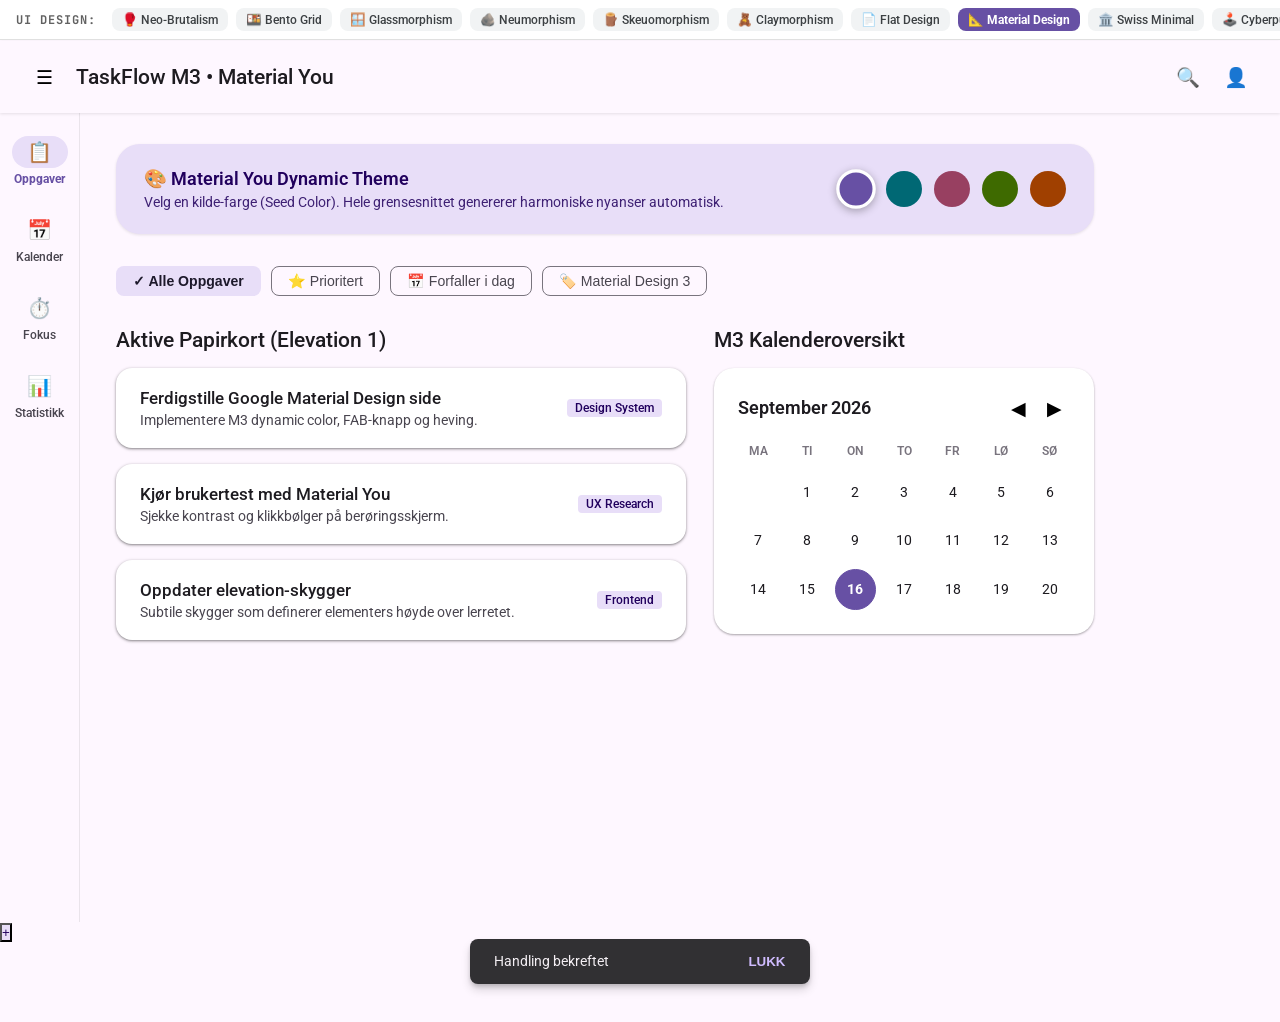
<file: material.html>
<!DOCTYPE html>
<html lang="no">
<head>
  <meta charset="UTF-8">
  <meta name="viewport" content="width=device-width, initial-scale=1.0">
  <title>MATERIAL DESIGN // TaskFlow Material 3</title>
  <link rel="preconnect" href="https://fonts.googleapis.com">
  <link rel="preconnect" href="https://fonts.gstatic.com" crossorigin>
  <link href="https://fonts.googleapis.com/css2?family=Roboto:wght@400;500;700&family=JetBrains+Mono:wght@700&display=swap" rel="stylesheet">
  <style>
    /* STYLE BAR */
    .style-bar {
      background: #ffffff;
      border-bottom: 1px solid #e0e0e0;
      padding: 8px 16px;
      display: flex;
      align-items: center;
      gap: 8px;
      overflow-x: auto;
      white-space: nowrap;
      position: sticky;
      top: 0;
      z-index: 1000;
    }
    .style-bar-title {
      font-family: 'JetBrains Mono', monospace;
      font-size: 0.75rem;
      font-weight: 700;
      color: #616161;
      margin-right: 8px;
      text-transform: uppercase;
      letter-spacing: 1px;
    }
    .style-link {
      font-family: 'Roboto', sans-serif;
      font-size: 0.78rem;
      font-weight: 500;
      color: #3c4043;
      text-decoration: none;
      padding: 4px 10px;
      border-radius: 8px;
      background: #f1f3f4;
      transition: background 0.15s;
    }
    .style-link:hover {
      background: #e8eaed;
    }
    .style-link.active {
      background: #6750a4;
      color: #ffffff;
      font-weight: 700;
    }

    /* MATERIAL 3 BASE */
    * { box-sizing: border-box; margin: 0; padding: 0; }
    body {
      font-family: 'Roboto', -apple-system, sans-serif;
      background: #fef7ff;
      color: #1d1b20;
      min-height: 100vh;
      padding-bottom: 80px;
    }

    /* TOP APP BAR */
    .m3-appbar {
      background: #fef7ff;
      padding: 16px 24px;
      display: flex;
      align-items: center;
      justify-content: space-between;
      box-shadow: 0 1px 3px rgba(0,0,0,0.1);
      position: sticky;
      top: 41px;
      z-index: 900;
    }
    .m3-logo {
      display: flex;
      align-items: center;
      gap: 12px;
      font-size: 1.3rem;
      font-weight: 500;
      color: #1d1b20;
    }
    .m3-icon-btn {
      width: 40px;
      height: 40px;
      border-radius: 50%;
      border: none;
      background: transparent;
      cursor: pointer;
      display: flex;
      align-items: center;
      justify-content: center;
      font-size: 1.2rem;
      transition: background 0.2s;
    }
    .m3-icon-btn:hover {
      background: rgba(103, 80, 164, 0.08);
    }

    .container {
      max-width: 1000px;
      margin: 0 auto;
      padding: 32px 24px;
      position: relative;
    }

    /* FILTER CHIPS (Material Chips) */
    .chip-row {
      display: flex;
      gap: 10px;
      margin-bottom: 28px;
      overflow-x: auto;
      padding-bottom: 4px;
    }
    .m3-chip {
      background: transparent;
      border: 1px solid #79747e;
      border-radius: 8px;
      padding: 6px 16px;
      font-size: 0.88rem;
      font-weight: 500;
      color: #49454f;
      cursor: pointer;
      display: inline-flex;
      align-items: center;
      gap: 6px;
      transition: all 0.2s;
    }
    .m3-chip.active {
      background: #e8def8;
      border-color: transparent;
      color: #1d192b;
      font-weight: 600;
    }

    /* MATERIAL ELEVATION CARDS */
    .tasks-list {
      display: flex;
      flex-direction: column;
      gap: 16px;
      margin-bottom: 40px;
    }
    .m3-card {
      background: #ffffff;
      border-radius: 16px;
      padding: 20px 24px;
      box-shadow: 0 1px 3px 1px rgba(0,0,0,0.15), 0 1px 2px 0 rgba(0,0,0,0.3);
      display: flex;
      justify-content: space-between;
      align-items: center;
      transition: box-shadow 0.2s, transform 0.2s;
      cursor: pointer;
      position: relative;
      overflow: hidden;
    }
    .m3-card:hover {
      box-shadow: 0 2px 6px 2px rgba(0,0,0,0.15), 0 1px 2px 0 rgba(0,0,0,0.3);
      transform: translateY(-1px);
    }
    .task-meta h3 {
      font-size: 1.05rem;
      font-weight: 500;
      margin-bottom: 4px;
    }
    .task-meta p {
      font-size: 0.85rem;
      color: #49454f;
    }
    .m3-tag {
      font-size: 0.75rem;
      padding: 2px 8px;
      border-radius: 4px;
      font-weight: 500;
    }
    .tag-purple { background: #e8def8; color: #6750a4; }
    .tag-blue { background: #d3e3fd; color: #0b57d0; }

    /* DYNAMIC COLOR PALETTES */
    :root {
      --md-primary: #6750a4;
      --md-primary-container: #e8def8;
      --md-on-primary-container: #21005d;
      --md-surface: #fef7ff;
      --md-card-bg: #ffffff;
      --md-outline: #79747e;
    }

    body {
      background: var(--md-surface);
      color: #1d1b20;
      transition: background 0.3s ease;
    }

    .m3-layout {
      display: flex;
      min-height: calc(100vh - 90px);
    }

    /* NAVIGATION RAIL */
    .m3-nav-rail {
      width: 80px;
      background: var(--md-surface);
      border-right: 1px solid rgba(0,0,0,0.08);
      display: flex;
      flex-direction: column;
      align-items: center;
      padding: 24px 0;
      gap: 28px;
      flex-shrink: 0;
    }
    .rail-item {
      display: flex;
      flex-direction: column;
      align-items: center;
      gap: 4px;
      cursor: pointer;
      color: #49454f;
      font-size: 0.72rem;
      font-weight: 500;
      transition: color 0.2s;
    }
    .rail-item .rail-icon {
      width: 56px;
      height: 32px;
      border-radius: 16px;
      display: flex;
      align-items: center;
      justify-content: center;
      font-size: 1.25rem;
      transition: all 0.2s cubic-bezier(0.2, 0, 0, 1);
    }
    .rail-item.active .rail-icon {
      background: var(--md-primary-container);
      color: var(--md-on-primary-container);
    }
    .rail-item.active {
      color: var(--md-primary);
      font-weight: 700;
    }

    /* MAIN CONTENT */
    .m3-main {
      flex: 1;
      padding: 32px 36px;
      max-width: 1050px;
    }

    /* SEED COLOR PICKER (MATERIAL YOU) */
    .seed-picker-card {
      background: var(--md-primary-container);
      color: var(--md-on-primary-container);
      border-radius: 24px;
      padding: 24px 28px;
      margin-bottom: 32px;
      display: flex;
      justify-content: space-between;
      align-items: center;
      flex-wrap: wrap;
      gap: 16px;
      box-shadow: 0 1px 3px rgba(0,0,0,0.1);
    }
    .seed-dots {
      display: flex;
      gap: 12px;
      align-items: center;
    }
    .seed-dot {
      width: 36px;
      height: 36px;
      border-radius: 50%;
      cursor: pointer;
      border: 3px solid transparent;
      transition: transform 0.2s, border-color 0.2s;
    }
    .seed-dot:hover {
      transform: scale(1.15);
    }
    .seed-dot.selected {
      border-color: #ffffff;
      box-shadow: 0 2px 8px rgba(0,0,0,0.3);
      transform: scale(1.1);
    }

    /* M3 CALENDAR CARD */
    .m3-calendar-card {
      background: var(--md-card-bg);
      border-radius: 20px;
      padding: 24px;
      box-shadow: 0 1px 3px rgba(0,0,0,0.12), 0 1px 2px rgba(0,0,0,0.24);
      margin-bottom: 32px;
    }
    .cal-header {
      display: flex;
      justify-content: space-between;
      align-items: center;
      margin-bottom: 20px;
      font-weight: 600;
      font-size: 1.1rem;
    }
    .cal-grid {
      display: grid;
      grid-template-columns: repeat(7, 1fr);
      gap: 8px;
      text-align: center;
    }
    .cal-day-name {
      font-size: 0.75rem;
      font-weight: 600;
      color: #79747e;
      padding-bottom: 6px;
    }
    .cal-cell {
      aspect-ratio: 1;
      display: flex;
      align-items: center;
      justify-content: center;
      border-radius: 50%;
      font-size: 0.9rem;
      cursor: pointer;
      transition: background 0.2s, color 0.2s;
    }
    .cal-cell:hover:not(.empty) {
      background: rgba(103, 80, 164, 0.1);
    }
    .cal-cell.today {
      border: 1px solid var(--md-primary);
      color: var(--md-primary);
      font-weight: 700;
    }
    .cal-cell.active-day {
      background: var(--md-primary) !important;
      color: #ffffff !important;
      font-weight: 700;
    }
  </style>
</head>
<body>

  <!-- STYLE BAR -->
  <nav class="style-bar">
    <span class="style-bar-title">UI Design:</span>
    <a href="index.html" class="style-link">🥊 Neo-Brutalism</a>
    <a href="bento.html" class="style-link">🍱 Bento Grid</a>
    <a href="glass.html" class="style-link">🪟 Glassmorphism</a>
    <a href="neumorphism.html" class="style-link">🪨 Neumorphism</a>
    <a href="skeuomorphism.html" class="style-link">🪵 Skeuomorphism</a>
    <a href="claymorphism.html" class="style-link">🧸 Claymorphism</a>
    <a href="flat.html" class="style-link">📄 Flat Design</a>
    <a href="material.html" class="style-link active">📐 Material Design</a>
    <a href="minimalism.html" class="style-link">🏛️ Swiss Minimal</a>
    <a href="cyberpunk.html" class="style-link">🕹️ Cyberpunk Y2K</a>
    <a href="museum.html" class="style-link" style="margin-left: auto;">🏛️ Se Museum</a>
  </nav>

  <!-- APP BAR -->
  <header class="m3-appbar">
    <div class="m3-logo">
      <button class="m3-icon-btn" onclick="showMaterialSnackbar('Hovedmeny åpnet (Navigation Drawer)')">☰</button>
      <span>TaskFlow M3 • Material You</span>
    </div>
    <div style="display: flex; gap: 8px;">
      <button class="m3-icon-btn" onclick="showMaterialSnackbar('Søk i oppgaver')">🔍</button>
      <button class="m3-icon-btn" onclick="showMaterialSnackbar('Brukerprofil: Kristian')">👤</button>
    </div>
  </header>

  <div class="m3-layout">
    <!-- NAVIGATION RAIL -->
    <aside class="m3-nav-rail">
      <div class="rail-item active" onclick="setRail(this, 'Oppgaver')">
        <div class="rail-icon">📋</div>
        <span>Oppgaver</span>
      </div>
      <div class="rail-item" onclick="setRail(this, 'Kalender')">
        <div class="rail-icon">📅</div>
        <span>Kalender</span>
      </div>
      <div class="rail-item" onclick="setRail(this, 'Fokus')">
        <div class="rail-icon">⏱️</div>
        <span>Fokus</span>
      </div>
      <div class="rail-item" onclick="setRail(this, 'Statistikk')">
        <div class="rail-icon">📊</div>
        <span>Statistikk</span>
      </div>
    </aside>

    <!-- MAIN CONTENT -->
    <main class="m3-main">
      <!-- MATERIAL YOU SEED PALETTE -->
      <div class="seed-picker-card">
        <div>
          <h3 style="font-size: 1.15rem; font-weight: 600; margin-bottom: 4px;">🎨 Material You Dynamic Theme</h3>
          <p style="font-size: 0.88rem; opacity: 0.85;">Velg en kilde-farge (Seed Color). Hele grensesnittet genererer harmoniske nyanser automatisk.</p>
        </div>
        <div class="seed-dots">
          <div class="seed-dot selected" style="background: #6750a4;" onclick="applySeed('#6750a4', '#e8def8', '#21005d', '#fef7ff', this)" title="Deep Purple"></div>
          <div class="seed-dot" style="background: #006874;" onclick="applySeed('#006874', '#97f0ff', '#001f24', '#f4fbfa', this)" title="Ocean Teal"></div>
          <div class="seed-dot" style="background: #984061;" onclick="applySeed('#984061', '#ffd9e2', '#3e001d', '#fff8f8', this)" title="Desert Rose"></div>
          <div class="seed-dot" style="background: #3e6a00;" onclick="applySeed('#3e6a00', '#b8f470', '#102000', '#f7fbe9', this)" title="Forest Green"></div>
          <div class="seed-dot" style="background: #a04000;" onclick="applySeed('#a04000', '#ffdbcc', '#351000', '#fff8f6', this)" title="Warm Ochre"></div>
        </div>
      </div>

      <!-- CHIPS -->
      <div class="chip-row">
        <button class="m3-chip active">✓ Alle Oppgaver</button>
        <button class="m3-chip">⭐ Prioritert</button>
        <button class="m3-chip">📅 Forfaller i dag</button>
        <button class="m3-chip">🏷️ Material Design 3</button>
      </div>

      <!-- GRID LAYOUT FOR TASKS & CALENDAR -->
      <div style="display: grid; grid-template-columns: 1.2fr 0.8fr; gap: 28px;">
        <!-- TASKS LIST -->
        <div>
          <h2 style="font-size: 1.3rem; font-weight: 500; margin-bottom: 16px;">Aktive Papirkort (Elevation 1)</h2>
          <div class="tasks-list">
            <div class="m3-card" onclick="cardClick(this)">
              <div class="task-meta">
                <h3>Ferdigstille Google Material Design side</h3>
                <p>Implementere M3 dynamic color, FAB-knapp og heving.</p>
              </div>
              <span class="m3-tag" style="background: var(--md-primary-container); color: var(--md-on-primary-container);">Design System</span>
            </div>

            <div class="m3-card" onclick="cardClick(this)">
              <div class="task-meta">
                <h3>Kjør brukertest med Material You</h3>
                <p>Sjekke kontrast og klikkbølger på berøringsskjerm.</p>
              </div>
              <span class="m3-tag" style="background: var(--md-primary-container); color: var(--md-on-primary-container);">UX Research</span>
            </div>

            <div class="m3-card" onclick="cardClick(this)">
              <div class="task-meta">
                <h3>Oppdater elevation-skygger</h3>
                <p>Subtile skygger som definerer elementers høyde over lerretet.</p>
              </div>
              <span class="m3-tag" style="background: var(--md-primary-container); color: var(--md-on-primary-container);">Frontend</span>
            </div>
          </div>
        </div>

        <!-- M3 CALENDAR -->
        <div>
          <h2 style="font-size: 1.3rem; font-weight: 500; margin-bottom: 16px;">M3 Kalenderoversikt</h2>
          <div class="m3-calendar-card">
            <div class="cal-header">
              <span id="calMonth">September 2026</span>
              <div style="display: flex; gap: 4px;">
                <button class="m3-icon-btn" style="width: 32px; height: 32px;" onclick="showMaterialSnackbar('Forrige måned')">◀</button>
                <button class="m3-icon-btn" style="width: 32px; height: 32px;" onclick="showMaterialSnackbar('Neste måned')">▶</button>
              </div>
            </div>
            <div class="cal-grid">
              <div class="cal-day-name">MA</div><div class="cal-day-name">TI</div><div class="cal-day-name">ON</div>
              <div class="cal-day-name">TO</div><div class="cal-day-name">FR</div><div class="cal-day-name">LØ</div><div class="cal-day-name">SØ</div>

              <div class="cal-cell empty"></div><div class="cal-cell" onclick="selectDay(this, 1)">1</div>
              <div class="cal-cell" onclick="selectDay(this, 2)">2</div><div class="cal-cell" onclick="selectDay(this, 3)">3</div>
              <div class="cal-cell" onclick="selectDay(this, 4)">4</div><div class="cal-cell" onclick="selectDay(this, 5)">5</div>
              <div class="cal-cell" onclick="selectDay(this, 6)">6</div><div class="cal-cell" onclick="selectDay(this, 7)">7</div>
              <div class="cal-cell" onclick="selectDay(this, 8)">8</div><div class="cal-cell" onclick="selectDay(this, 9)">9</div>
              <div class="cal-cell" onclick="selectDay(this, 10)">10</div><div class="cal-cell" onclick="selectDay(this, 11)">11</div>
              <div class="cal-cell" onclick="selectDay(this, 12)">12</div><div class="cal-cell" onclick="selectDay(this, 13)">13</div>
              <div class="cal-cell" onclick="selectDay(this, 14)">14</div><div class="cal-cell" onclick="selectDay(this, 15)">15</div>
              <div class="cal-cell today active-day" onclick="selectDay(this, 16)">16</div>
              <div class="cal-cell" onclick="selectDay(this, 17)">17</div><div class="cal-cell" onclick="selectDay(this, 18)">18</div>
              <div class="cal-cell" onclick="selectDay(this, 19)">19</div><div class="cal-cell" onclick="selectDay(this, 20)">20</div>
            </div>
          </div>
        </div>
      </div>
    </main>
  </div>

  <!-- FLOATING ACTION BUTTON (FAB) -->
  <button class="m3-fab" id="fabBtn" title="Opprett ny oppgave" style="background: var(--md-primary-container); color: var(--md-on-primary-container);">+</button>

  <!-- MATERIAL 3 SNACKBAR -->
  <div id="m3Snackbar" style="position: fixed; bottom: 36px; left: 50%; transform: translateX(-50%) translateY(120px); background: #313033; color: #f4eff4; padding: 14px 24px; border-radius: 8px; box-shadow: 0 3px 5px -1px rgba(0,0,0,0.2), 0 6px 10px 0 rgba(0,0,0,0.14); display: flex; align-items: center; justify-content: space-between; gap: 20px; font-size: 0.9rem; z-index: 1100; transition: transform 0.25s cubic-bezier(0, 0, 0.2, 1); min-width: 340px;">
    <span id="snackbarText">Handling bekreftet</span>
    <button onclick="hideSnackbar()" style="background: none; border: none; color: #d0bcff; font-weight: 700; cursor: pointer; text-transform: uppercase;">LUKK</button>
  </div>

  <script>
    const snackbar = document.getElementById('m3Snackbar');
    const snackbarText = document.getElementById('snackbarText');
    let snackTimer = null;

    function showMaterialSnackbar(msg) {
      snackbarText.textContent = msg;
      snackbar.style.transform = 'translateX(-50%) translateY(0)';
      clearTimeout(snackTimer);
      snackTimer = setTimeout(hideSnackbar, 3000);
    }

    function hideSnackbar() {
      snackbar.style.transform = 'translateX(-50%) translateY(120px)';
    }

    document.getElementById('fabBtn').addEventListener('click', () => {
      showMaterialSnackbar('📐 Ny oppgave opprettet med Material 3 FAB!');
    });

    function cardClick(card) {
      const title = card.querySelector('h3').textContent;
      showMaterialSnackbar(`✓ Valgte oppgave: "${title}"`);
    }

    document.querySelectorAll('.m3-chip').forEach(chip => {
      chip.addEventListener('click', () => {
        document.querySelectorAll('.m3-chip').forEach(c => c.classList.remove('active'));
        chip.classList.add('active');
        showMaterialSnackbar(`Filter aktivert: ${chip.textContent.trim()}`);
      });
    });

    function setRail(el, name) {
      document.querySelectorAll('.rail-item').forEach(r => r.classList.remove('active'));
      el.classList.add('active');
      showMaterialSnackbar(`Byttet seksjon: ${name}`);
    }

    function applySeed(primary, primaryContainer, onPrimaryContainer, surface, dotEl) {
      document.documentElement.style.setProperty('--md-primary', primary);
      document.documentElement.style.setProperty('--md-primary-container', primaryContainer);
      document.documentElement.style.setProperty('--md-on-primary-container', onPrimaryContainer);
      document.documentElement.style.setProperty('--md-surface', surface);

      document.querySelectorAll('.seed-dot').forEach(d => d.classList.remove('selected'));
      if (dotEl) dotEl.classList.add('selected');

      showMaterialSnackbar(`🎨 Material You palett oppdatert (${dotEl ? dotEl.title : 'Ny'})`);
    }

    function selectDay(cell, day) {
      document.querySelectorAll('.cal-cell').forEach(c => c.classList.remove('active-day'));
      cell.classList.add('active-day');
      showMaterialSnackbar(`📅 Valgte ${day}. september 2026 i kalenderen`);
    }
  </script>
</body>
</html>
</file>
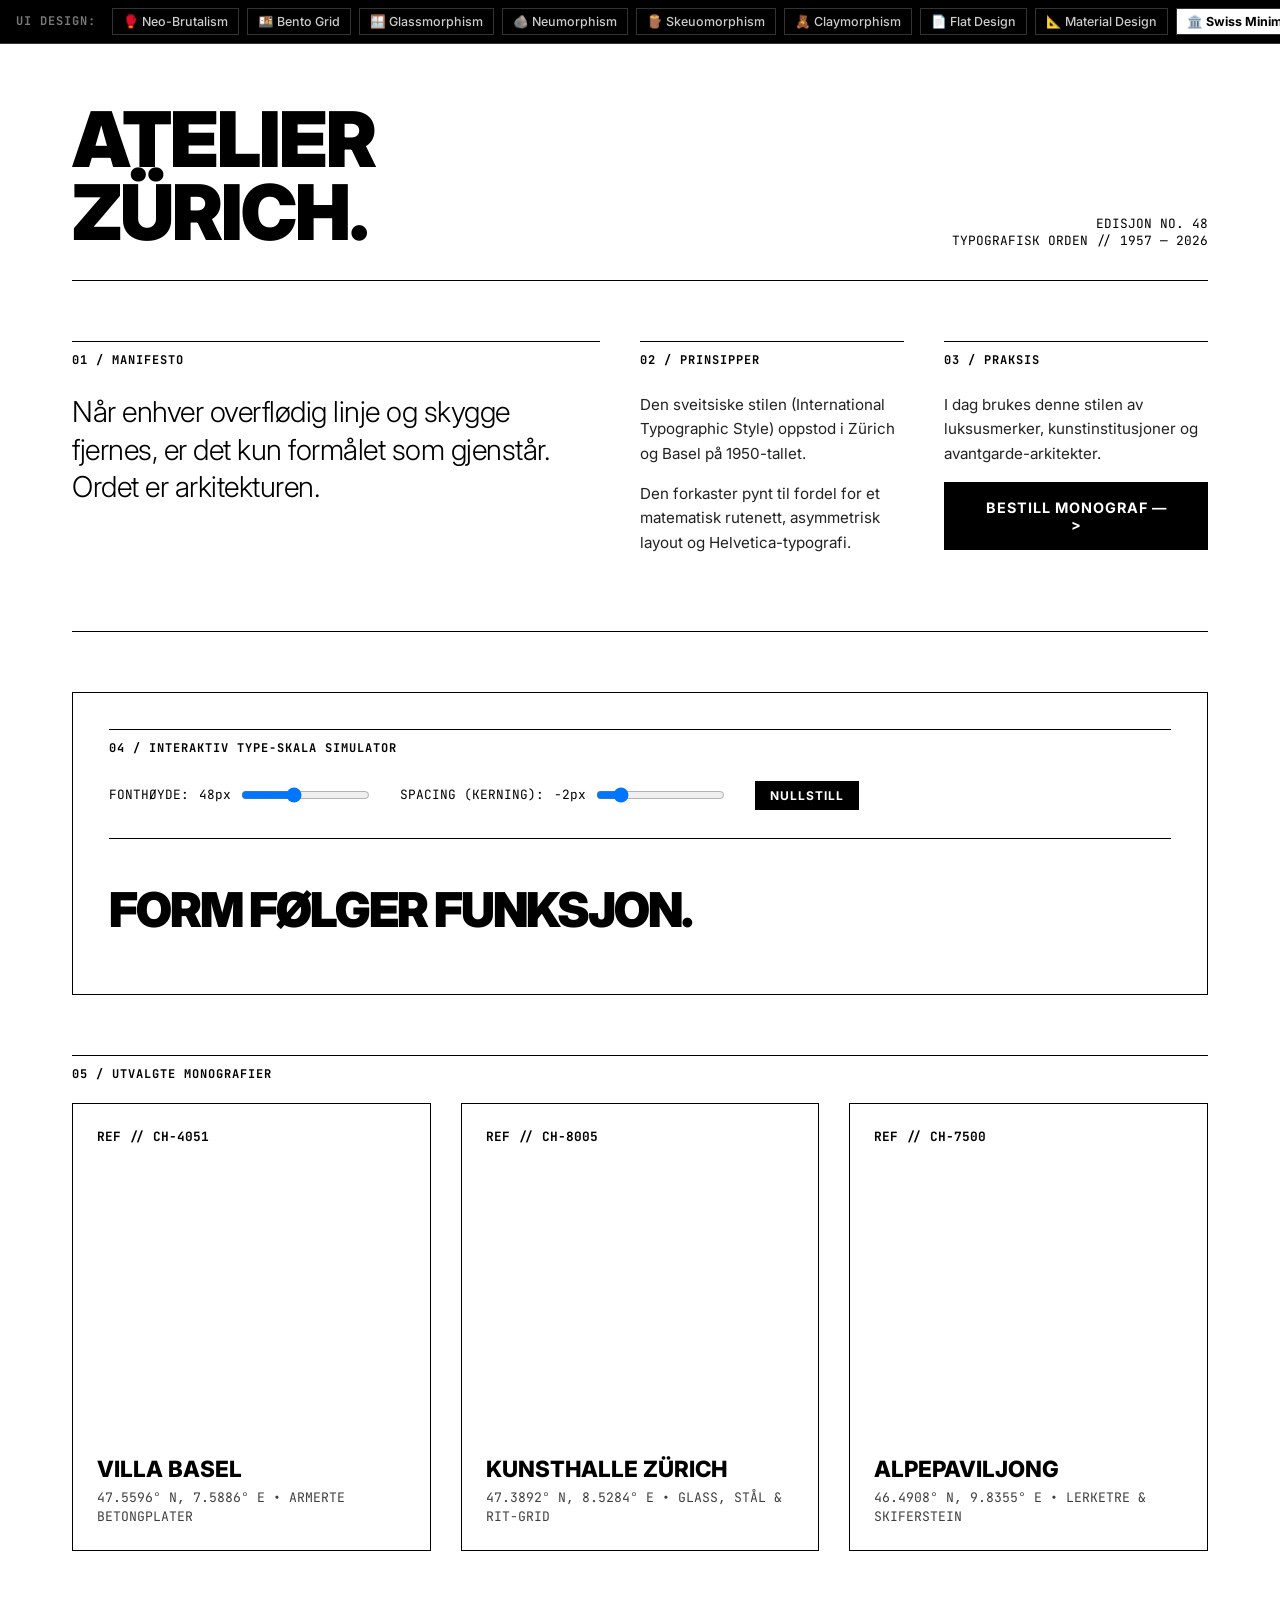
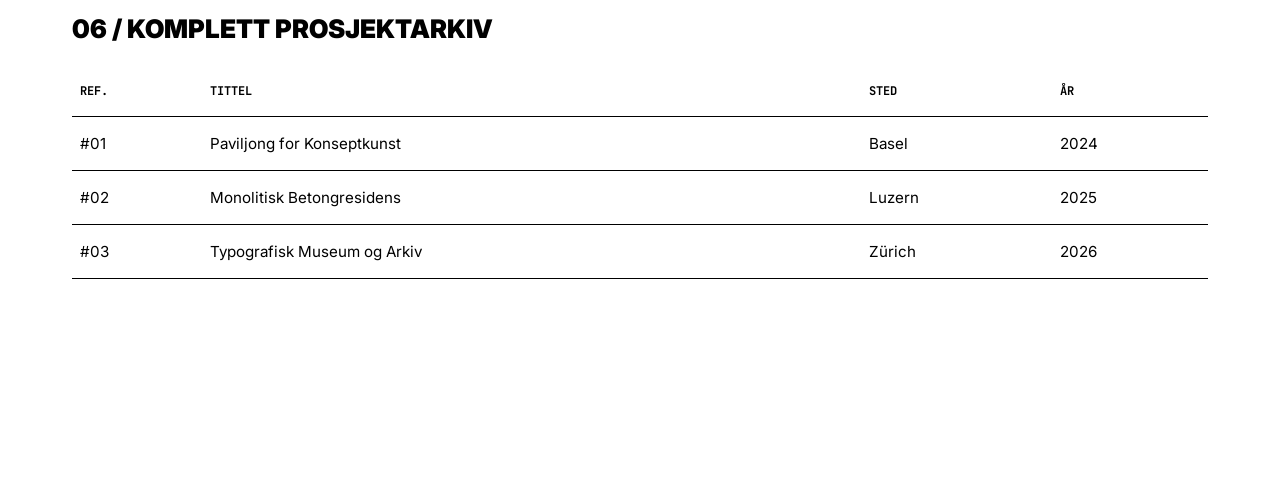
<file: minimalism.html>
<!DOCTYPE html>
<html lang="no">
<head>
  <meta charset="UTF-8">
  <meta name="viewport" content="width=device-width, initial-scale=1.0">
  <title>SWISS MINIMALISM // Atelier Zürich</title>
  <link rel="preconnect" href="https://fonts.googleapis.com">
  <link rel="preconnect" href="https://fonts.gstatic.com" crossorigin>
  <link href="https://fonts.googleapis.com/css2?family=Inter:wght@300;400;700;900&family=JetBrains+Mono:wght@400;700&display=swap" rel="stylesheet">
  <style>
    /* STYLE BAR */
    .style-bar {
      background: #000000;
      border-bottom: 1px solid #333333;
      padding: 8px 16px;
      display: flex;
      align-items: center;
      gap: 8px;
      overflow-x: auto;
      white-space: nowrap;
      position: sticky;
      top: 0;
      z-index: 1000;
    }
    .style-bar-title {
      font-family: 'JetBrains Mono', monospace;
      font-size: 0.75rem;
      font-weight: 700;
      color: #777777;
      margin-right: 8px;
      text-transform: uppercase;
      letter-spacing: 1px;
    }
    .style-link {
      font-family: 'Inter', sans-serif;
      font-size: 0.78rem;
      font-weight: 500;
      color: #cccccc;
      text-decoration: none;
      padding: 4px 10px;
      border: 1px solid #333333;
      transition: all 0.15s;
    }
    .style-link:hover {
      background: #ffffff;
      color: #000000;
    }
    .style-link.active {
      background: #ffffff;
      color: #000000;
      font-weight: 700;
    }

    /* SWISS MINIMALISM BASE (PURE WHITE, PURE BLACK, STRICT GRID) */
    * { box-sizing: border-box; margin: 0; padding: 0; }
    body {
      font-family: 'Inter', -apple-system, sans-serif;
      background: #ffffff;
      color: #000000;
      line-height: 1.4;
      padding-bottom: 100px;
    }

    .container {
      max-width: 1200px;
      margin: 0 auto;
      padding: 60px 32px;
    }

    /* SWISS HEADER */
    .swiss-header {
      border-bottom: 1px solid #000000;
      padding-bottom: 30px;
      margin-bottom: 60px;
      display: flex;
      justify-content: space-between;
      align-items: flex-end;
    }
    .swiss-title {
      font-size: clamp(2.5rem, 6vw, 5.5rem);
      font-weight: 900;
      letter-spacing: -2px;
      line-height: 0.95;
      text-transform: uppercase;
    }
    .swiss-meta {
      font-family: 'JetBrains Mono', monospace;
      font-size: 0.8rem;
      text-align: right;
    }

    /* EDITORIAL GRID */
    .swiss-grid {
      display: grid;
      grid-template-columns: 2fr 1fr 1fr;
      gap: 40px;
      border-bottom: 1px solid #000000;
      padding-bottom: 60px;
      margin-bottom: 60px;
    }

    .column-title {
      font-family: 'JetBrains Mono', monospace;
      font-size: 0.75rem;
      font-weight: 700;
      text-transform: uppercase;
      letter-spacing: 1px;
      border-top: 1px solid #000000;
      padding-top: 10px;
      margin-bottom: 24px;
    }

    .lead-text {
      font-size: 1.8rem;
      font-weight: 300;
      line-height: 1.3;
      letter-spacing: -0.5px;
    }

    .body-col p {
      font-size: 0.95rem;
      color: #222222;
      margin-bottom: 16px;
      line-height: 1.6;
    }

    /* CATALOGUE TABLE */
    .swiss-table {
      width: 100%;
      border-collapse: collapse;
      margin-bottom: 60px;
    }
    .swiss-table th, .swiss-table td {
      border-bottom: 1px solid #000000;
      padding: 16px 8px;
      text-align: left;
      font-size: 0.95rem;
    }
    .swiss-table th {
      font-family: 'JetBrains Mono', monospace;
      font-size: 0.75rem;
      text-transform: uppercase;
    }
    .swiss-table tr:hover td {
      background: #000000;
      color: #ffffff;
    }

    /* MINIMAL BUTTON */
    .btn-swiss {
      background: #000000;
      color: #ffffff;
      border: 1px solid #000000;
      padding: 16px 36px;
      font-family: 'Inter', sans-serif;
      font-size: 0.9rem;
      font-weight: 700;
      text-transform: uppercase;
      letter-spacing: 1px;
      cursor: pointer;
      transition: all 0.2s;
    }
    .btn-swiss:hover {
      background: #ffffff;
      color: #000000;
    }

    /* TYPE-SCALE SIMULATOR */
    .type-simulator {
      border: 1px solid #000000;
      padding: 36px;
      margin-bottom: 60px;
    }
    .sim-controls {
      display: flex;
      gap: 30px;
      align-items: center;
      margin-bottom: 28px;
      flex-wrap: wrap;
      font-family: 'JetBrains Mono', monospace;
      font-size: 0.8rem;
    }
    .sim-controls label {
      display: flex;
      align-items: center;
      gap: 10px;
    }
    .sim-preview-box {
      border-top: 1px solid #000000;
      padding-top: 24px;
      min-height: 120px;
      display: flex;
      align-items: center;
      justify-content: flex-start;
    }
    #typePreviewText {
      font-weight: 900;
      letter-spacing: -2px;
      line-height: 1.05;
      text-transform: uppercase;
      transition: font-size 0.1s, letter-spacing 0.1s;
    }

    /* ARCHITECTURAL CARDS */
    .arch-grid {
      display: grid;
      grid-template-columns: repeat(3, 1fr);
      gap: 30px;
      margin-bottom: 60px;
    }
    .arch-card {
      border: 1px solid #000000;
      padding: 24px;
      cursor: pointer;
      display: flex;
      flex-direction: column;
      justify-content: space-between;
      aspect-ratio: 4/5;
      transition: background 0.2s, color 0.2s;
    }
    .arch-card:hover {
      background: #000000;
      color: #ffffff;
    }
    .arch-num {
      font-family: 'JetBrains Mono', monospace;
      font-size: 0.8rem;
      font-weight: 700;
    }
    .arch-body h3 {
      font-size: 1.4rem;
      font-weight: 800;
      line-height: 1.1;
      margin-bottom: 8px;
      text-transform: uppercase;
    }
    .arch-body p {
      font-size: 0.82rem;
      opacity: 0.75;
      font-family: 'JetBrains Mono', monospace;
    }

    @media (max-width: 850px) {
      .swiss-grid { grid-template-columns: 1fr; gap: 30px; }
      .swiss-header { flex-direction: column; align-items: flex-start; gap: 20px; }
      .swiss-meta { text-align: left; }
      .arch-grid { grid-template-columns: 1fr; }
    }
  </style>
</head>
<body>

  <!-- STYLE BAR -->
  <nav class="style-bar">
    <span class="style-bar-title">UI Design:</span>
    <a href="index.html" class="style-link">🥊 Neo-Brutalism</a>
    <a href="bento.html" class="style-link">🍱 Bento Grid</a>
    <a href="glass.html" class="style-link">🪟 Glassmorphism</a>
    <a href="neumorphism.html" class="style-link">🪨 Neumorphism</a>
    <a href="skeuomorphism.html" class="style-link">🪵 Skeuomorphism</a>
    <a href="claymorphism.html" class="style-link">🧸 Claymorphism</a>
    <a href="flat.html" class="style-link">📄 Flat Design</a>
    <a href="material.html" class="style-link">📐 Material Design</a>
    <a href="minimalism.html" class="style-link active">🏛️ Swiss Minimal</a>
    <a href="cyberpunk.html" class="style-link">🕹️ Cyberpunk Y2K</a>
    <a href="museum.html" class="style-link" style="margin-left: auto;">🏛️ Se Museum</a>
  </nav>

  <div class="container">
    <header class="swiss-header">
      <div>
        <h1 class="swiss-title">ATELIER<br>ZÜRICH.</h1>
      </div>
      <div class="swiss-meta">
        <p>EDISJON NO. 48</p>
        <p>TYPOGRAFISK ORDEN // 1957 — 2026</p>
      </div>
    </header>

    <div class="swiss-grid">
      <div>
        <div class="column-title">01 / MANIFESTO</div>
        <p class="lead-text">
          Når enhver overflødig linje og skygge fjernes, er det kun formålet som gjenstår. 
          Ordet er arkitekturen.
        </p>
      </div>

      <div class="body-col">
        <div class="column-title">02 / PRINSIPPER</div>
        <p>Den sveitsiske stilen (International Typographic Style) oppstod i Zürich og Basel på 1950-tallet.</p>
        <p>Den forkaster pynt til fordel for et matematisk rutenett, asymmetrisk layout og Helvetica-typografi.</p>
      </div>

      <div class="body-col">
        <div class="column-title">03 / PRAKSIS</div>
        <p>I dag brukes denne stilen av luksusmerker, kunstinstitusjoner og avantgarde-arkitekter.</p>
        <button class="btn-swiss" onclick="showSwissConfirm('MONOGRAF BESTILT // SENDT TIL TRUKK')">Bestill Monograf —></button>
      </div>
    </div>

    <!-- TYPE-SCALE SIMULATOR -->
    <div class="type-simulator">
      <div class="column-title">04 / INTERAKTIV TYPE-SKALA SIMULATOR</div>
      <div class="sim-controls">
        <label>
          FONTHØYDE: <span id="sizeVal">48px</span>
          <input type="range" id="sizeSlider" min="24" max="84" value="48" oninput="updateTypeScale()">
        </label>
        <label>
          SPACING (KERNING): <span id="spacingVal">-2px</span>
          <input type="range" id="spacingSlider" min="-5" max="15" value="-2" oninput="updateTypeScale()">
        </label>
        <button class="btn-swiss" style="padding: 6px 14px; font-size: 0.75rem;" onclick="resetTypeScale()">NULLSTILL</button>
      </div>
      <div class="sim-preview-box">
        <div id="typePreviewText" style="font-size: 48px; letter-spacing: -2px;">
          FORM FØLGER FUNKSJON.
        </div>
      </div>
    </div>

    <!-- ARCHITECTURAL MONOGRAPHS -->
    <div class="column-title" style="margin-bottom: 20px;">05 / UTVALGTE MONOGRAFIER</div>
    <div class="arch-grid">
      <div class="arch-card" onclick="showSwissConfirm('MONOGRAF: VILLA BASEL 1962 ÅPNET')">
        <div class="arch-num">REF // CH-4051</div>
        <div class="arch-body">
          <h3>VILLA BASEL</h3>
          <p>47.5596° N, 7.5886° E • ARMERTE BETONGPLATER</p>
        </div>
      </div>
      <div class="arch-card" onclick="showSwissConfirm('MONOGRAF: KUNSTHALLE ZÜRICH ÅPNET')">
        <div class="arch-num">REF // CH-8005</div>
        <div class="arch-body">
          <h3>KUNSTHALLE ZÜRICH</h3>
          <p>47.3892° N, 8.5284° E • GLASS, STÅL & RIT-GRID</p>
        </div>
      </div>
      <div class="arch-card" onclick="showSwissConfirm('MONOGRAF: ALPEPAVILJONG ST. MORITZ ÅPNET')">
        <div class="arch-num">REF // CH-7500</div>
        <div class="arch-body">
          <h3>ALPEPAVILJONG</h3>
          <p>46.4908° N, 9.8355° E • LERKETRE & SKIFERSTEIN</p>
        </div>
      </div>
    </div>

    <!-- CATALOGUE TABLE -->
    <h2 style="font-size: 1.6rem; font-weight: 900; margin-bottom: 20px; text-transform: uppercase;">06 / Komplett Prosjektarkiv</h2>
    <table class="swiss-table">
      <thead>
        <tr>
          <th>Ref.</th>
          <th>Tittel</th>
          <th>Sted</th>
          <th>År</th>
        </tr>
      </thead>
      <tbody>
        <tr onclick="showSwissConfirm('ARKIVPOST #01 VALGT // BASEL 2024')">
          <td>#01</td>
          <td>Paviljong for Konseptkunst</td>
          <td>Basel</td>
          <td>2024</td>
        </tr>
        <tr onclick="showSwissConfirm('ARKIVPOST #02 VALGT // LUZERN 2025')">
          <td>#02</td>
          <td>Monolitisk Betongresidens</td>
          <td>Luzern</td>
          <td>2025</td>
        </tr>
        <tr onclick="showSwissConfirm('ARKIVPOST #03 VALGT // ZÜRICH 2026')">
          <td>#03</td>
          <td>Typografisk Museum og Arkiv</td>
          <td>Zürich</td>
          <td>2026</td>
        </tr>
      </tbody>
    </table>
  </div>

  <!-- SWISS CONFIRMATION BAR -->
  <div id="swissBar" style="position: fixed; bottom: 0; left: 0; width: 100%; background: #000000; color: #ffffff; padding: 18px 32px; font-family: 'JetBrains Mono', monospace; font-size: 0.85rem; font-weight: 700; letter-spacing: 1px; display: none; justify-content: space-between; align-items: center; z-index: 9999; border-top: 1px solid #ffffff;">
    <span id="swissText">STATUS: HANDLING UTFØRT</span>
    <span style="cursor: pointer;" onclick="hideSwissBar()">[LUKK X]</span>
  </div>

  <script>
    const swissBar = document.getElementById('swissBar');
    const swissText = document.getElementById('swissText');
    let swissTimer = null;

    function showSwissConfirm(msg) {
      swissText.textContent = msg;
      swissBar.style.display = 'flex';
      clearTimeout(swissTimer);
      swissTimer = setTimeout(hideSwissBar, 2800);
    }

    function hideSwissBar() {
      swissBar.style.display = 'none';
    }

    function updateTypeScale() {
      const size = document.getElementById('sizeSlider').value;
      const spacing = document.getElementById('spacingSlider').value;
      const preview = document.getElementById('typePreviewText');
      document.getElementById('sizeVal').textContent = size + 'px';
      document.getElementById('spacingVal').textContent = spacing + 'px';
      preview.style.fontSize = size + 'px';
      preview.style.letterSpacing = spacing + 'px';
    }

    function resetTypeScale() {
      document.getElementById('sizeSlider').value = 48;
      document.getElementById('spacingSlider').value = -2;
      updateTypeScale();
      showSwissConfirm('TYPOGRAFISK SKALA NULLSTILT TIL STANDARD (48PX, -2PX)');
    }
  </script>
</body>
</html>
</file>
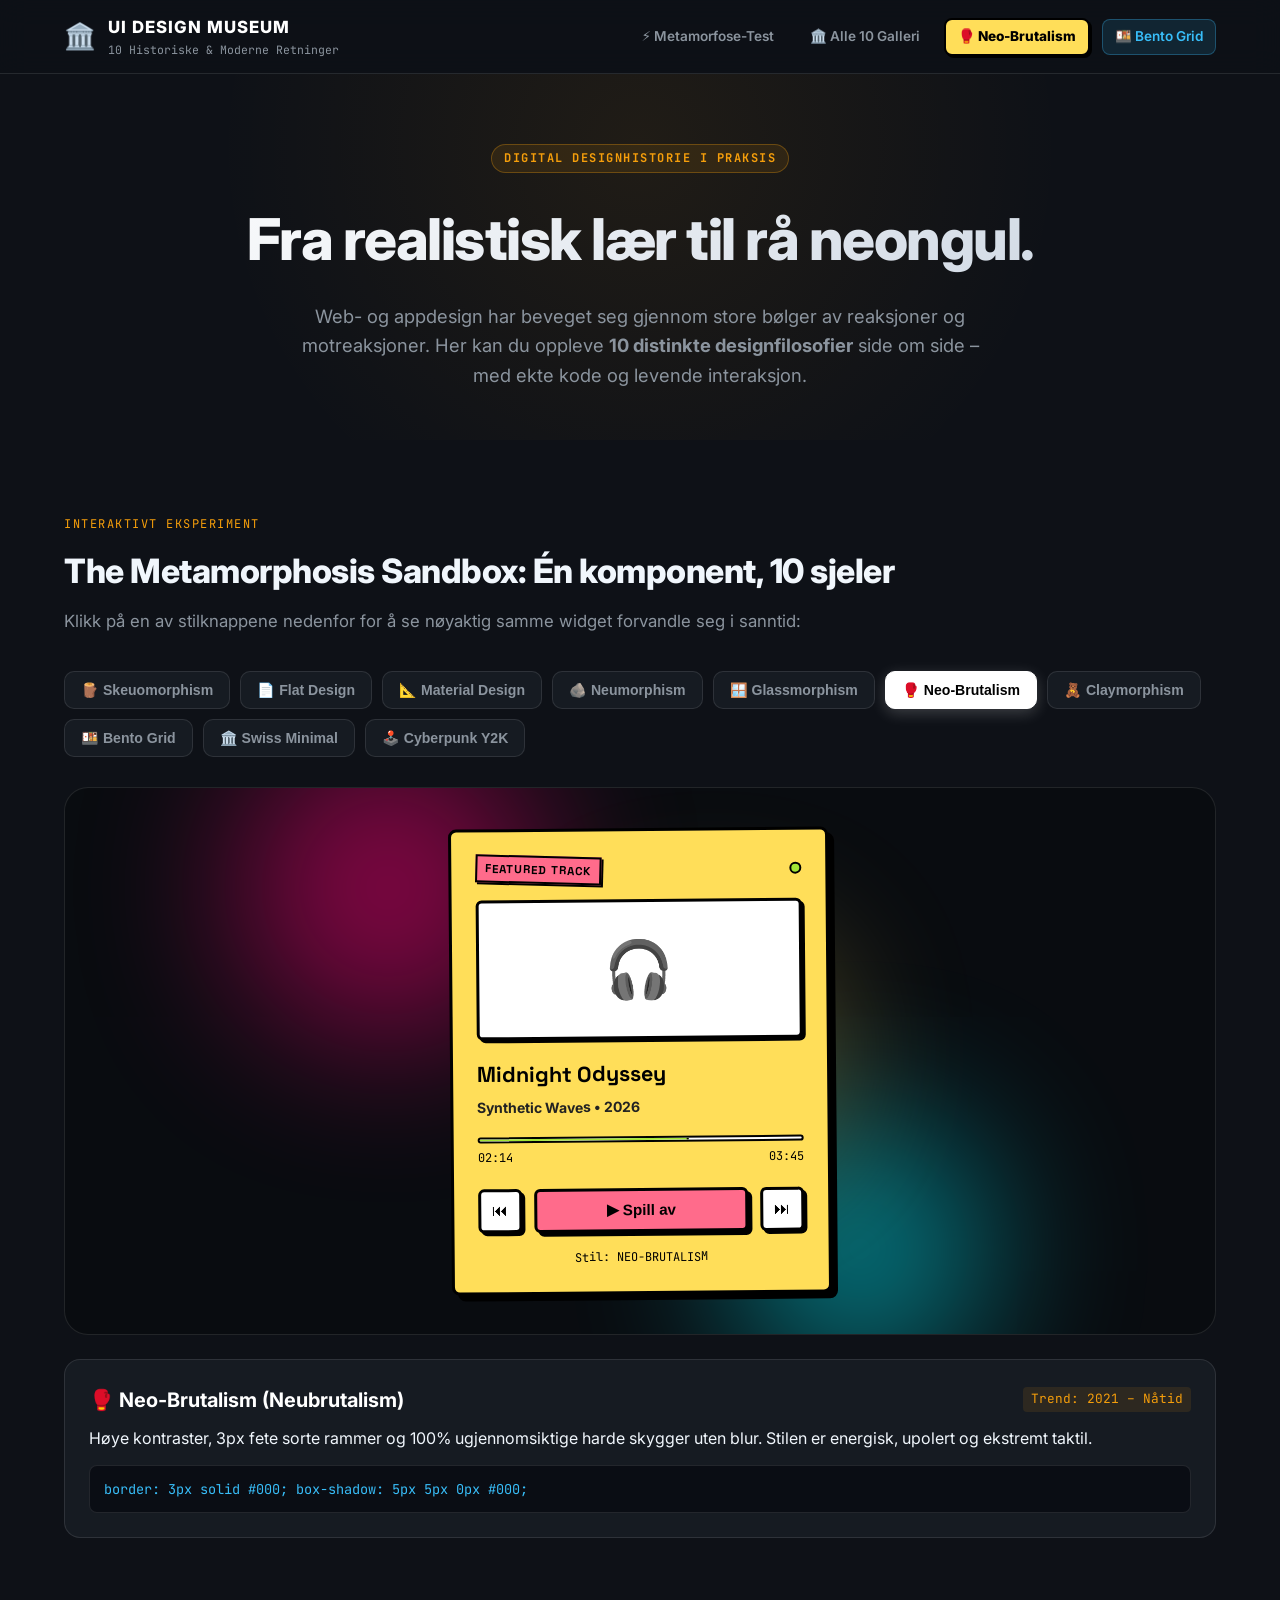
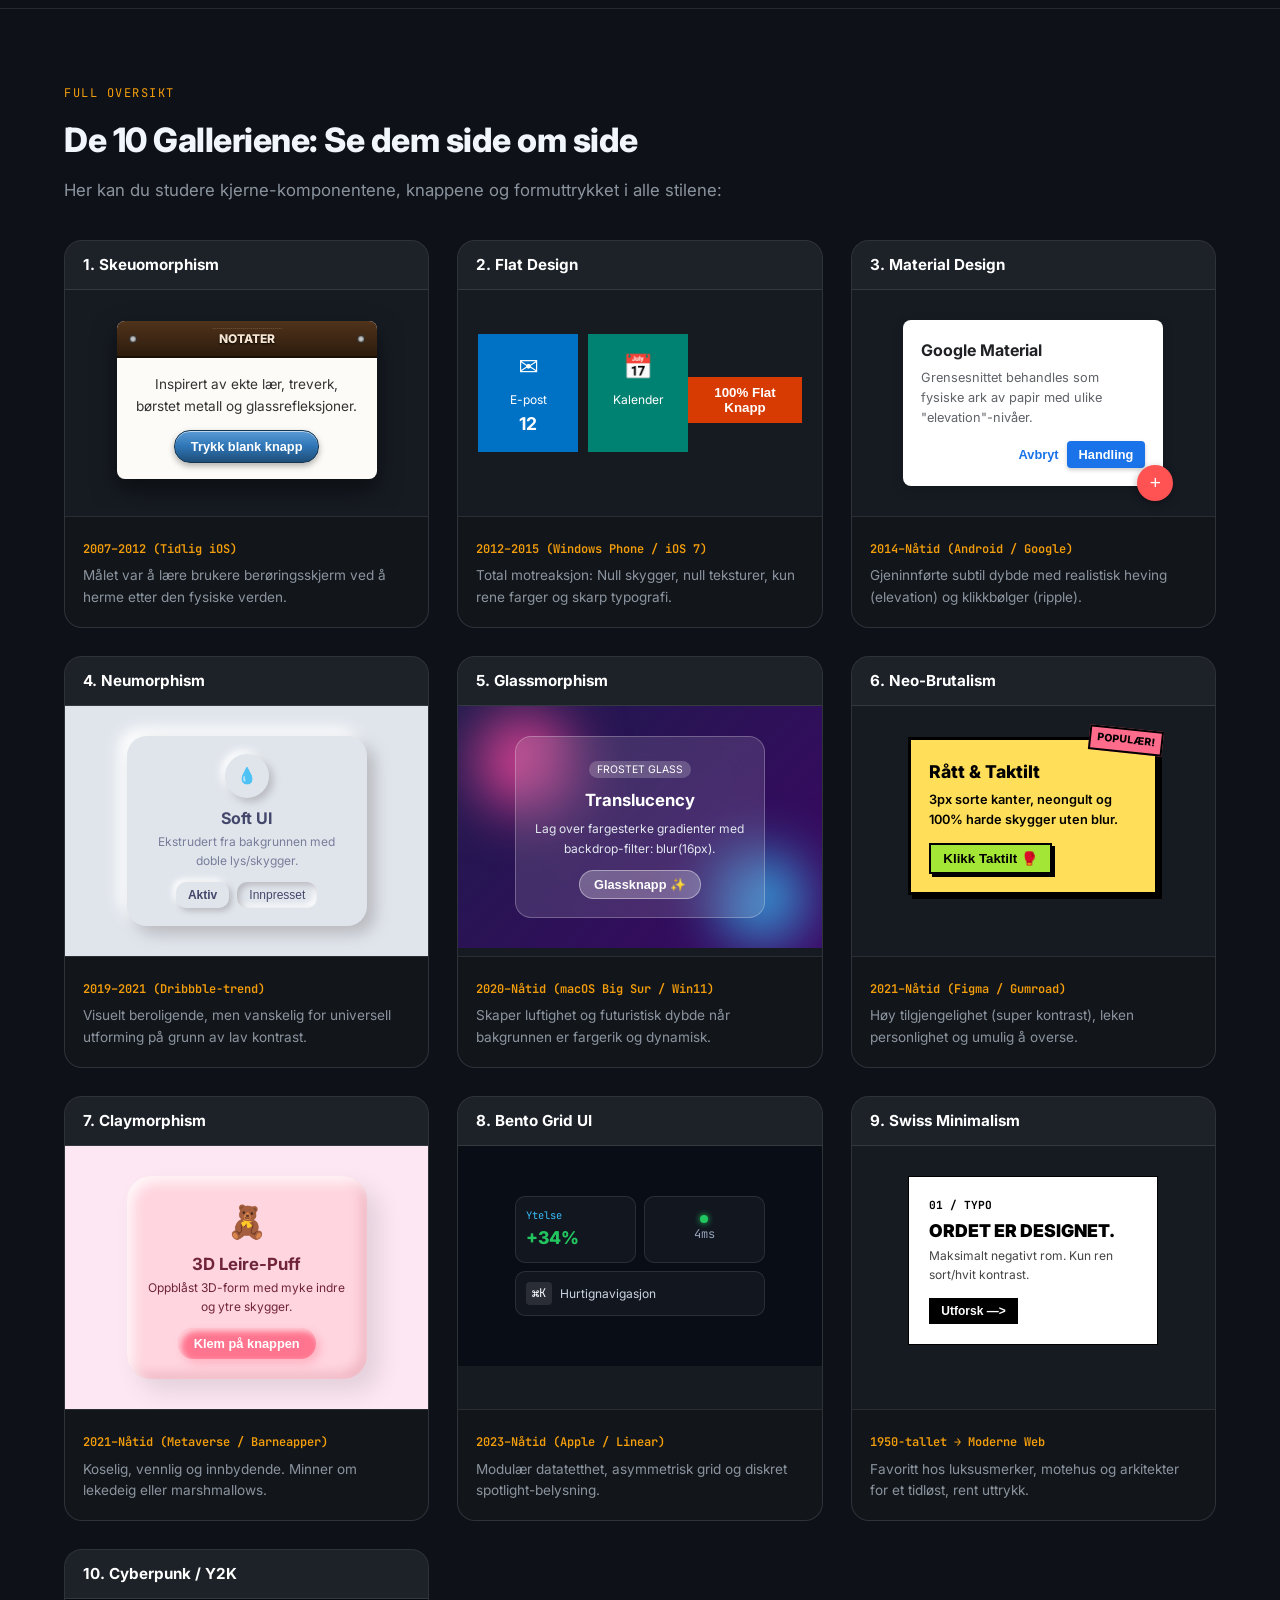
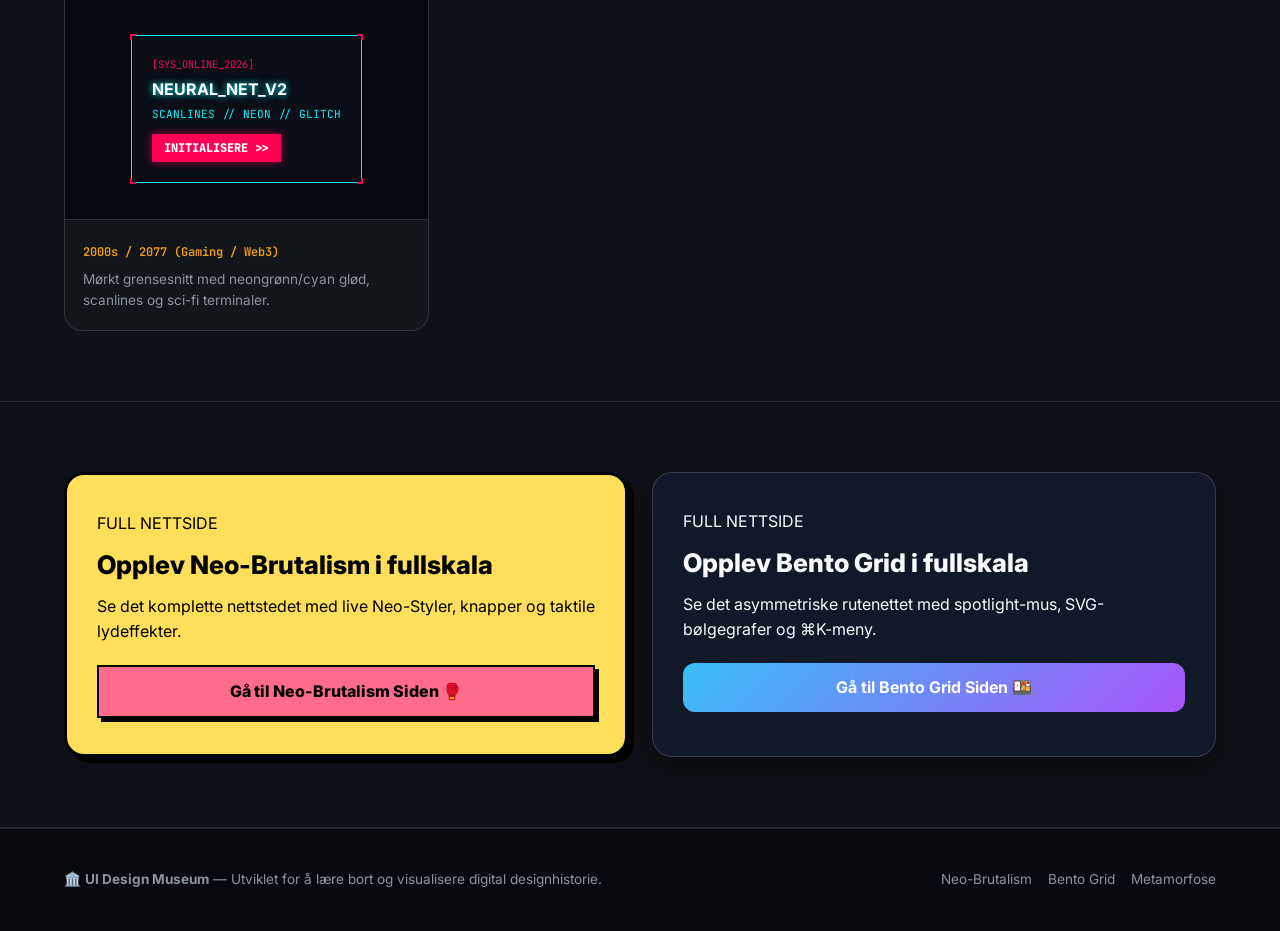
<file: museum.html>
<!DOCTYPE html>
<html lang="no">
<head>
  <meta charset="UTF-8">
  <meta name="viewport" content="width=device-width, initial-scale=1.0">
  <title>UI DESIGN MUSEUM // 10 Ikoniske Designstiler</title>
  <link rel="preconnect" href="https://fonts.googleapis.com">
  <link rel="preconnect" href="https://fonts.gstatic.com" crossorigin>
  <link href="https://fonts.googleapis.com/css2?family=Inter:wght@400;500;600;700;800&family=JetBrains+Mono:wght@400;600;800&family=Space+Grotesk:wght@600;700;800&family=Cinzel:wght@600;700&display=swap" rel="stylesheet">
  <link rel="stylesheet" href="museum.css">
</head>
<body>

  <!-- GLOBAL NAVIGATION -->
  <header class="museum-nav">
    <div class="nav-content">
      <div class="museum-logo">
        <span class="logo-icon">🏛️</span>
        <div class="logo-titles">
          <span class="logo-title">UI DESIGN MUSEUM</span>
          <span class="logo-sub">10 Historiske & Moderne Retninger</span>
        </div>
      </div>

      <nav class="hub-links">
        <a href="#metamorphosis" class="hub-link">⚡ Metamorfose-Test</a>
        <a href="#gallery" class="hub-link">🏛️ Alle 10 Galleri</a>
        <a href="index.html" class="hub-link tag-brutal">🥊 Neo-Brutalism</a>
        <a href="bento.html" class="hub-link tag-bento">🍱 Bento Grid</a>
      </nav>
    </div>
  </header>

  <main>
    <!-- HERO HEADER -->
    <section class="museum-hero">
      <div class="container text-center">
        <div class="hero-badge">DIGITAL DESIGNHISTORIE I PRAKSIS</div>
        <h1 class="hero-main-title">Fra realistisk lær til rå neongul.</h1>
        <p class="hero-intro-text">
          Web- og appdesign har beveget seg gjennom store bølger av reaksjoner og motreaksjoner. 
          Her kan du oppleve <strong>10 distinkte designfilosofier</strong> side om side – med ekte kode og levende interaksjon.
        </p>
      </div>
    </section>

    <!-- SECTION 1: THE INTERACTIVE METAMORPHOSIS LAB -->
    <section id="metamorphosis" class="section morph-section">
      <div class="container">
        <div class="section-tag">INTERAKTIVT EKSPERIMENT</div>
        <h2 class="section-h2">The Metamorphosis Sandbox: Én komponent, 10 sjeler</h2>
        <p class="section-p">
          Klikk på en av stilknappene nedenfor for å se nøyaktig samme widget forvandle seg i sanntid:
        </p>

        <!-- STYLE SWITCHER BUTTONS -->
        <div class="morph-controls" id="morphControls">
          <button class="morph-btn" data-style="skeuo">🪵 Skeuomorphism</button>
          <button class="morph-btn" data-style="flat">📄 Flat Design</button>
          <button class="morph-btn" data-style="material">📐 Material Design</button>
          <button class="morph-btn" data-style="neumorphic">🪨 Neumorphism</button>
          <button class="morph-btn" data-style="glass">🪟 Glassmorphism</button>
          <button class="morph-btn active" data-style="neobrutal">🥊 Neo-Brutalism</button>
          <button class="morph-btn" data-style="clay">🧸 Claymorphism</button>
          <button class="morph-btn" data-style="bento">🍱 Bento Grid</button>
          <button class="morph-btn" data-style="minimal">🏛️ Swiss Minimal</button>
          <button class="morph-btn" data-style="cyberpunk">🕹️ Cyberpunk Y2K</button>
        </div>

        <!-- THE METAMORPHOSIS STAGE -->
        <div class="morph-stage" id="morphStage">
          <!-- Background decoration specifically for glassmorphism -->
          <div class="stage-backdrop-shapes">
            <div class="shape shape-1"></div>
            <div class="shape shape-2"></div>
            <div class="shape shape-3"></div>
          </div>

          <!-- THE TRANSFORMING CARD -->
          <div class="target-widget style-neobrutal" id="targetWidget">
            <div class="widget-header">
              <div class="widget-badge">FEATURED TRACK</div>
              <span class="widget-status-dot"></span>
            </div>

            <div class="widget-artwork">
              <span class="art-emoji">🎧</span>
            </div>

            <div class="widget-meta">
              <h3 class="widget-title">Midnight Odyssey</h3>
              <p class="widget-artist">Synthetic Waves • 2026</p>
            </div>

            <div class="widget-progress">
              <div class="progress-track">
                <div class="progress-fill" style="width: 65%;"></div>
              </div>
              <div class="progress-timestamps">
                <span>02:14</span>
                <span>03:45</span>
              </div>
            </div>

            <div class="widget-actions">
              <button class="btn-widget-secondary" id="widgetPrevBtn">⏮</button>
              <button class="btn-widget-primary" id="widgetPlayBtn">▶ Spill av</button>
              <button class="btn-widget-secondary" id="widgetNextBtn">⏭</button>
            </div>

            <div class="widget-footer-info">
              <span class="style-name-badge" id="currentStyleLabel">Stil: NEO-BRUTALISM</span>
            </div>
          </div>
        </div>

        <!-- STYLE EXPLANATION BAR -->
        <div class="style-intel-box" id="styleIntelBox">
          <div class="intel-header">
            <h4 id="intelTitle">🥊 Neo-Brutalism (Neubrutalism)</h4>
            <span class="intel-era" id="intelEra">Trend: 2021 – Nåtid</span>
          </div>
          <p id="intelDescription">
            Høye kontraster, 3px fete sorte rammer og 100% ugjennomsiktige harde skygger uten blur. 
            Stilen er energisk, upolert og ekstremt taktil.
          </p>
          <div class="intel-code-preview" id="intelCss">
            <code>border: 3px solid #000; box-shadow: 5px 5px 0px #000;</code>
          </div>
        </div>
      </div>
    </section>

    <!-- SECTION 2: THE 10 DETAILED EXHIBIT HALLS -->
    <section id="gallery" class="section gallery-section">
      <div class="container">
        <div class="section-tag">FULL OVERSIKT</div>
        <h2 class="section-h2">De 10 Galleriene: Se dem side om side</h2>
        <p class="section-p">
          Her kan du studere kjerne-komponentene, knappene og formuttrykket i alle stilene:
        </p>

        <div class="gallery-grid">

          <!-- 1. SKEUOMORPHISM -->
          <div class="exhibit-card exhibit-skeuo">
            <div class="exhibit-banner">1. Skeuomorphism</div>
            <div class="exhibit-demo-area">
              <div class="skeuo-box">
                <div class="skeuo-leather-header">
                  <span class="skeuo-stitch">···································</span>
                  <div class="skeuo-metal-screw left"></div>
                  <span class="skeuo-header-text">NOTATER</span>
                  <div class="skeuo-metal-screw right"></div>
                </div>
                <div class="skeuo-pad-body">
                  <p>Inspirert av ekte lær, treverk, børstet metall og glassrefleksjoner.</p>
                  <button class="btn-skeuo-glossy">Trykk blank knapp</button>
                </div>
              </div>
            </div>
            <div class="exhibit-footer">
              <span class="era-tag">2007–2012 (Tidlig iOS)</span>
              <p>Målet var å lære brukere berøringsskjerm ved å herme etter den fysiske verden.</p>
            </div>
          </div>

          <!-- 2. FLAT DESIGN -->
          <div class="exhibit-card exhibit-flat">
            <div class="exhibit-banner">2. Flat Design</div>
            <div class="exhibit-demo-area">
              <div class="flat-tile-group">
                <div class="flat-tile tile-blue">
                  <span class="tile-icon">✉️</span>
                  <span class="tile-label">E-post</span>
                  <span class="tile-count">12</span>
                </div>
                <div class="flat-tile tile-teal">
                  <span class="tile-icon">📅</span>
                  <span class="tile-label">Kalender</span>
                </div>
              </div>
              <button class="btn-flat">100% Flat Knapp</button>
            </div>
            <div class="exhibit-footer">
              <span class="era-tag">2012–2015 (Windows Phone / iOS 7)</span>
              <p>Total motreaksjon: Null skygger, null teksturer, kun rene farger og skarp typografi.</p>
            </div>
          </div>

          <!-- 3. MATERIAL DESIGN -->
          <div class="exhibit-card exhibit-material">
            <div class="exhibit-banner">3. Material Design</div>
            <div class="exhibit-demo-area">
              <div class="material-card">
                <div class="material-card-content">
                  <h4>Google Material</h4>
                  <p>Grensesnittet behandles som fysiske ark av papir med ulike "elevation"-nivåer.</p>
                </div>
                <div class="material-actions">
                  <button class="btn-material-flat">Avbryt</button>
                  <button class="btn-material-contained ripple-target">Handling</button>
                </div>
                <button class="material-fab ripple-target" title="Floating Action Button">+</button>
              </div>
            </div>
            <div class="exhibit-footer">
              <span class="era-tag">2014–Nåtid (Android / Google)</span>
              <p>Gjeninnførte subtil dybde med realistisk heving (elevation) og klikkbølger (ripple).</p>
            </div>
          </div>

          <!-- 4. NEUMORPHISM (SOFT UI) -->
          <div class="exhibit-card exhibit-neumorphic">
            <div class="exhibit-banner">4. Neumorphism</div>
            <div class="exhibit-demo-area neumorphic-bg">
              <div class="neu-card">
                <div class="neu-icon-box">💧</div>
                <h4>Soft UI</h4>
                <p>Ekstrudert fra bakgrunnen med doble lys/skygger.</p>
                <div class="neu-btn-row">
                  <button class="neu-btn neu-btn-active">Aktiv</button>
                  <button class="neu-btn neu-btn-inset">Innpresset</button>
                </div>
              </div>
            </div>
            <div class="exhibit-footer">
              <span class="era-tag">2019–2021 (Dribbble-trend)</span>
              <p>Visuelt beroligende, men vanskelig for universell utforming på grunn av lav kontrast.</p>
            </div>
          </div>

          <!-- 5. GLASSMORPHISM -->
          <div class="exhibit-card exhibit-glass">
            <div class="exhibit-banner">5. Glassmorphism</div>
            <div class="exhibit-demo-area glass-demo-bg">
              <div class="glass-ambient-circle c1"></div>
              <div class="glass-ambient-circle c2"></div>
              <div class="glass-card">
                <span class="glass-chip">FROSTET GLASS</span>
                <h4>Translucency</h4>
                <p>Lag over fargesterke gradienter med backdrop-filter: blur(16px).</p>
                <button class="btn-glass">Glassknapp ✨</button>
              </div>
            </div>
            <div class="exhibit-footer">
              <span class="era-tag">2020–Nåtid (macOS Big Sur / Win11)</span>
              <p>Skaper luftighet og futuristisk dybde når bakgrunnen er fargerik og dynamisk.</p>
            </div>
          </div>

          <!-- 6. NEO-BRUTALISM -->
          <div class="exhibit-card exhibit-neobrutal">
            <div class="exhibit-banner">6. Neo-Brutalism</div>
            <div class="exhibit-demo-area">
              <div class="brutal-demo-box">
                <div class="brutal-badge-rot">POPULÆR!</div>
                <h4>Rått & Taktilt</h4>
                <p>3px sorte kanter, neongult og 100% harde skygger uten blur.</p>
                <button class="btn-brutal-demo">Klikk Taktilt 🥊</button>
              </div>
            </div>
            <div class="exhibit-footer">
              <span class="era-tag">2021–Nåtid (Figma / Gumroad)</span>
              <p>Høy tilgjengelighet (super kontrast), leken personlighet og umulig å overse.</p>
            </div>
          </div>

          <!-- 7. CLAYMORPHISM -->
          <div class="exhibit-card exhibit-clay">
            <div class="exhibit-banner">7. Claymorphism</div>
            <div class="exhibit-demo-area clay-demo-bg">
              <div class="clay-box">
                <span class="clay-icon">🧸</span>
                <h4>3D Leire-Puff</h4>
                <p>Oppblåst 3D-form med myke indre og ytre skygger.</p>
                <button class="btn-clay">Klem på knappen</button>
              </div>
            </div>
            <div class="exhibit-footer">
              <span class="era-tag">2021–Nåtid (Metaverse / Barneapper)</span>
              <p>Koselig, vennlig og innbydende. Minner om lekedeig eller marshmallows.</p>
            </div>
          </div>

          <!-- 8. BENTO GRID UI -->
          <div class="exhibit-card exhibit-bento">
            <div class="exhibit-banner">8. Bento Grid UI</div>
            <div class="exhibit-demo-area bento-demo-bg">
              <div class="mini-bento-grid">
                <div class="bento-mini-cell c-wide">
                  <span class="bento-tag">Ytelse</span>
                  <span class="bento-stat">+34%</span>
                </div>
                <div class="bento-mini-cell c-square">
                  <span class="bento-radar-dot"></span>
                  <span class="bento-code">4ms</span>
                </div>
                <div class="bento-mini-cell c-full">
                  <span class="bento-kbd">⌘K</span>
                  <span class="bento-sub">Hurtignavigasjon</span>
                </div>
              </div>
            </div>
            <div class="exhibit-footer">
              <span class="era-tag">2023–Nåtid (Apple / Linear)</span>
              <p>Modulær datatetthet, asymmetrisk grid og diskret spotlight-belysning.</p>
            </div>
          </div>

          <!-- 9. SWISS MINIMALISM -->
          <div class="exhibit-card exhibit-minimal">
            <div class="exhibit-banner">9. Swiss Minimalism</div>
            <div class="exhibit-demo-area">
              <div class="swiss-box">
                <span class="swiss-num">01 / TYPO</span>
                <h3 class="swiss-title">ORDET ER DESIGNET.</h3>
                <p class="swiss-p">Maksimalt negativt rom. Kun ren sort/hvit kontrast.</p>
                <button class="btn-swiss">Utforsk —></button>
              </div>
            </div>
            <div class="exhibit-footer">
              <span class="era-tag">1950-tallet → Moderne Web</span>
              <p>Favoritt hos luksusmerker, motehus og arkitekter for et tidløst, rent uttrykk.</p>
            </div>
          </div>

          <!-- 10. CYBERPUNK / Y2K -->
          <div class="exhibit-card exhibit-cyberpunk">
            <div class="exhibit-banner">10. Cyberpunk / Y2K</div>
            <div class="exhibit-demo-area cyber-demo-bg">
              <div class="cyber-box">
                <div class="cyber-hud-corner tl"></div>
                <div class="cyber-hud-corner tr"></div>
                <div class="cyber-hud-corner bl"></div>
                <div class="cyber-hud-corner br"></div>
                <div class="cyber-glitch-tag">[SYS_ONLINE_2026]</div>
                <h4 class="cyber-title">NEURAL_NET_V2</h4>
                <p class="cyber-code">SCANLINES // NEON // GLITCH</p>
                <button class="btn-cyber">INITIALISERE &gt;&gt;</button>
              </div>
            </div>
            <div class="exhibit-footer">
              <span class="era-tag">2000s / 2077 (Gaming / Web3)</span>
              <p>Mørkt grensesnitt med neongrønn/cyan glød, scanlines og sci-fi terminaler.</p>
            </div>
          </div>

        </div>
      </div>
    </section>

    <!-- HUB CALLOUT TO THE DEDICATED WEBSITES -->
    <section class="section hub-callout-section">
      <div class="container">
        <div class="hub-cards-duo">
          <div class="hub-banner-card brutal-promo">
            <span class="badge-rot">FULL NETTSIDE</span>
            <h3>Opplev Neo-Brutalism i fullskala</h3>
            <p>Se det komplette nettstedet med live Neo-Styler, knapper og taktile lydeffekter.</p>
            <a href="index.html" class="hub-btn brutal-btn">Gå til Neo-Brutalism Siden 🥊</a>
          </div>

          <div class="hub-banner-card bento-promo">
            <span class="badge-pill">FULL NETTSIDE</span>
            <h3>Opplev Bento Grid i fullskala</h3>
            <p>Se det asymmetriske rutenettet med spotlight-mus, SVG-bølgegrafer og ⌘K-meny.</p>
            <a href="bento.html" class="hub-btn bento-btn">Gå til Bento Grid Siden 🍱</a>
          </div>
        </div>
      </div>
    </section>
  </main>

  <footer class="museum-footer">
    <div class="container footer-row">
      <p>🏛️ <strong>UI Design Museum</strong> — Utviklet for å lære bort og visualisere digital designhistorie.</p>
      <div class="footer-links">
        <a href="index.html">Neo-Brutalism</a>
        <a href="bento.html">Bento Grid</a>
        <a href="#metamorphosis">Metamorfose</a>
      </div>
    </div>
  </footer>

  <script src="museum.js"></script>
</body>
</html>
</file>
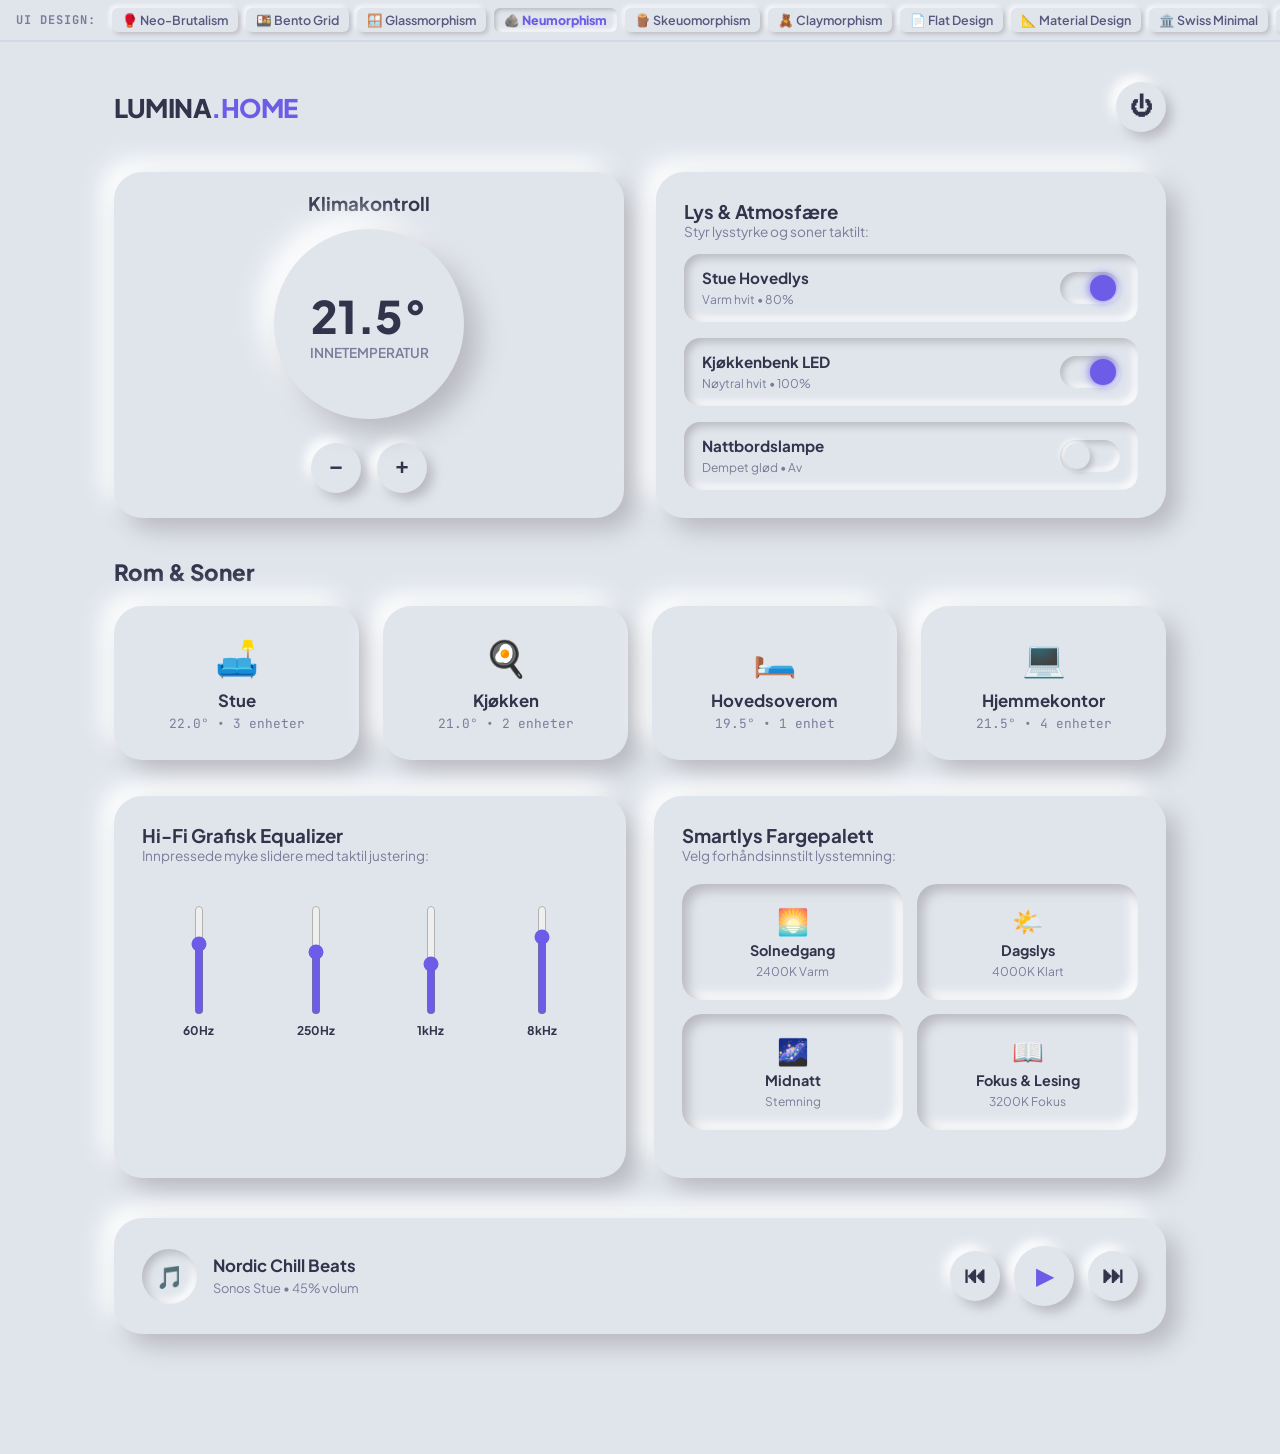
<file: neumorphism.html>
<!DOCTYPE html>
<html lang="no">
<head>
  <meta charset="UTF-8">
  <meta name="viewport" content="width=device-width, initial-scale=1.0">
  <title>NEUMORPHISM // Lumina Smart Home Hub</title>
  <link rel="preconnect" href="https://fonts.googleapis.com">
  <link rel="preconnect" href="https://fonts.gstatic.com" crossorigin>
  <link href="https://fonts.googleapis.com/css2?family=Plus+Jakarta+Sans:wght@400;500;600;700;800&family=JetBrains+Mono:wght@500;700&display=swap" rel="stylesheet">
  <style>
    /* STYLE BAR (Common to all 10 styles) */
    .style-bar {
      background: #e0e5ec;
      border-bottom: 2px solid #d1d9e6;
      padding: 8px 16px;
      display: flex;
      align-items: center;
      gap: 8px;
      overflow-x: auto;
      white-space: nowrap;
      position: sticky;
      top: 0;
      z-index: 1000;
    }
    .style-bar-title {
      font-family: 'JetBrains Mono', monospace;
      font-size: 0.75rem;
      font-weight: 700;
      color: #797d9a;
      margin-right: 8px;
      text-transform: uppercase;
      letter-spacing: 1px;
    }
    .style-link {
      font-family: 'Plus Jakarta Sans', sans-serif;
      font-size: 0.78rem;
      font-weight: 600;
      color: #55597d;
      text-decoration: none;
      padding: 4px 10px;
      border-radius: 6px;
      background: #e0e5ec;
      box-shadow: 2px 2px 5px #b8b9be, -2px -2px 5px #ffffff;
      transition: all 0.2s;
    }
    .style-link:hover {
      box-shadow: inset 2px 2px 4px #b8b9be, inset -2px -2px 4px #ffffff;
    }
    .style-link.active {
      box-shadow: inset 2px 2px 4px #b8b9be, inset -2px -2px 4px #ffffff;
      color: #6c5ce7;
      font-weight: 800;
    }

    /* NEUMORPHISM BASE STYLES */
    * { box-sizing: border-box; margin: 0; padding: 0; }
    body {
      font-family: 'Plus Jakarta Sans', sans-serif;
      background: #e0e5ec;
      color: #31344b;
      min-height: 100vh;
      padding-bottom: 80px;
    }

    .container {
      max-width: 1100px;
      margin: 0 auto;
      padding: 40px 24px;
    }

    /* HEADER */
    .neu-nav {
      display: flex;
      justify-content: space-between;
      align-items: center;
      margin-bottom: 40px;
    }
    .brand-title {
      font-size: 1.6rem;
      font-weight: 800;
      color: #31344b;
      letter-spacing: -0.5px;
    }
    .brand-title span { color: #6c5ce7; }

    /* NEUMORPHIC CARDS & PANELS */
    .neu-card {
      background: #e0e5ec;
      border-radius: 28px;
      padding: 28px;
      box-shadow: 12px 12px 24px #b8b9be, -12px -12px 24px #ffffff;
      position: relative;
    }

    .neu-inset {
      background: #e0e5ec;
      border-radius: 20px;
      box-shadow: inset 6px 6px 12px #b8b9be, inset -6px -6px 12px #ffffff;
      padding: 20px;
    }

    /* GRID */
    .main-grid {
      display: grid;
      grid-template-columns: 1fr 1fr;
      gap: 32px;
      margin-bottom: 40px;
    }

    /* THERMOSTAT DIAL */
    .dial-wrapper {
      text-align: center;
      padding: 20px 0;
    }
    .thermo-dial {
      width: 190px;
      height: 190px;
      margin: 0 auto 24px;
      border-radius: 50%;
      background: #e0e5ec;
      box-shadow: 14px 14px 28px #b8b9be, -14px -14px 28px #ffffff;
      display: flex;
      flex-direction: column;
      align-items: center;
      justify-content: center;
      position: relative;
      cursor: pointer;
      user-select: none;
      transition: box-shadow 0.2s;
    }
    .thermo-dial:active {
      box-shadow: inset 6px 6px 12px #b8b9be, inset -6px -6px 12px #ffffff;
    }
    .dial-temp {
      font-size: 2.8rem;
      font-weight: 800;
      color: #31344b;
    }
    .dial-unit {
      font-size: 0.85rem;
      color: #797d9a;
      font-weight: 600;
    }

    .dial-controls {
      display: flex;
      justify-content: center;
      gap: 16px;
    }
    .neu-btn-circle {
      width: 50px;
      height: 50px;
      border-radius: 50%;
      border: none;
      background: #e0e5ec;
      box-shadow: 6px 6px 12px #b8b9be, -6px -6px 12px #ffffff;
      color: #31344b;
      font-size: 1.4rem;
      font-weight: 700;
      cursor: pointer;
      display: flex;
      align-items: center;
      justify-content: center;
      transition: all 0.15s;
    }
    .neu-btn-circle:active {
      box-shadow: inset 4px 4px 8px #b8b9be, inset -4px -4px 8px #ffffff;
    }

    /* LIGHTING & SWITCHES */
    .switch-list {
      display: flex;
      flex-direction: column;
      gap: 16px;
      margin-top: 14px;
    }
    .switch-row {
      display: flex;
      justify-content: space-between;
      align-items: center;
      padding: 14px 18px;
      border-radius: 16px;
      box-shadow: inset 4px 4px 8px #b8b9be, inset -4px -4px 8px #ffffff;
    }
    .switch-info h4 { font-size: 0.95rem; font-weight: 700; }
    .switch-info span { font-size: 0.75rem; color: #797d9a; }

    /* NEU TOGGLE SWITCH */
    .neu-toggle {
      width: 60px;
      height: 32px;
      border-radius: 20px;
      background: #e0e5ec;
      box-shadow: inset 3px 3px 6px #b8b9be, inset -3px -3px 6px #ffffff;
      position: relative;
      cursor: pointer;
    }
    .neu-toggle-thumb {
      width: 26px;
      height: 26px;
      border-radius: 50%;
      background: #e0e5ec;
      box-shadow: 3px 3px 6px #b8b9be, -3px -3px 6px #ffffff;
      position: absolute;
      top: 3px;
      left: 4px;
      transition: transform 0.25s cubic-bezier(0.4, 0, 0.2, 1), background-color 0.2s;
    }
    .neu-toggle.active .neu-toggle-thumb {
      transform: translateX(26px);
      background: #6c5ce7;
      box-shadow: 0 0 10px #6c5ce7;
    }

    /* ROOMS GRID */
    .rooms-title {
      font-size: 1.4rem;
      font-weight: 800;
      margin-bottom: 20px;
    }
    .rooms-grid {
      display: grid;
      grid-template-columns: repeat(auto-fit, minmax(220px, 1fr));
      gap: 24px;
    }
    .room-card {
      text-align: center;
      cursor: pointer;
      transition: transform 0.2s;
    }
    .room-card:hover {
      transform: translateY(-2px);
    }
    .room-icon {
      font-size: 2.2rem;
      margin-bottom: 10px;
    }
    .room-name {
      font-weight: 700;
      font-size: 1.05rem;
      margin-bottom: 4px;
    }
    .room-stat {
      font-size: 0.8rem;
      color: #797d9a;
      font-family: 'JetBrains Mono', monospace;
    }

    /* AUDIO CONTROLLER (BOTTOM) */
    .audio-panel {
      margin-top: 40px;
      display: flex;
      align-items: center;
      justify-content: space-between;
      gap: 20px;
      flex-wrap: wrap;
    }
    .audio-meta {
      display: flex;
      align-items: center;
      gap: 16px;
    }
    .audio-disc {
      width: 55px;
      height: 55px;
      border-radius: 50%;
      background: #e0e5ec;
      box-shadow: inset 4px 4px 8px #b8b9be, inset -4px -4px 8px #ffffff;
      display: flex;
      align-items: center;
      justify-content: center;
      font-size: 1.4rem;
    }
    .audio-controls {
      display: flex;
      align-items: center;
      gap: 14px;
    }

    @media (max-width: 768px) {
      .main-grid { grid-template-columns: 1fr; }
    }
  </style>
</head>
<body>

  <!-- COMMON STYLE NAVIGATOR -->
  <nav class="style-bar">
    <span class="style-bar-title">UI Design:</span>
    <a href="index.html" class="style-link">🥊 Neo-Brutalism</a>
    <a href="bento.html" class="style-link">🍱 Bento Grid</a>
    <a href="glass.html" class="style-link">🪟 Glassmorphism</a>
    <a href="neumorphism.html" class="style-link active">🪨 Neumorphism</a>
    <a href="skeuomorphism.html" class="style-link">🪵 Skeuomorphism</a>
    <a href="claymorphism.html" class="style-link">🧸 Claymorphism</a>
    <a href="flat.html" class="style-link">📄 Flat Design</a>
    <a href="material.html" class="style-link">📐 Material Design</a>
    <a href="minimalism.html" class="style-link">🏛️ Swiss Minimal</a>
    <a href="cyberpunk.html" class="style-link">🕹️ Cyberpunk Y2K</a>
    <a href="museum.html" class="style-link" style="margin-left: auto;">🏛️ Se Museum</a>
  </nav>

  <div class="container">
    <!-- HEADER -->
    <header class="neu-nav">
      <h1 class="brand-title">LUMINA<span>.HOME</span></h1>
      <button class="neu-btn-circle" id="masterPowerBtn" title="Hovedbryter">⏻</button>
    </header>

    <div class="main-grid">
      <!-- THERMOSTAT CARD -->
      <div class="neu-card dial-wrapper">
        <h3 style="margin-bottom: 14px;">Klimakontroll</h3>
        <div class="thermo-dial" id="thermoDial">
          <span class="dial-temp" id="tempDisplay">21.5°</span>
          <span class="dial-unit">INNETEMPERATUR</span>
        </div>
        <div class="dial-controls">
          <button class="neu-btn-circle" id="tempDownBtn">−</button>
          <button class="neu-btn-circle" id="tempUpBtn">+</button>
        </div>
      </div>

      <!-- SMART LIGHTING CARD -->
      <div class="neu-card">
        <h3>Lys & Atmosfære</h3>
        <p style="font-size: 0.85rem; color: #797d9a; margin-bottom: 12px;">Styr lysstyrke og soner taktilt:</p>

        <div class="switch-list">
          <div class="switch-row">
            <div class="switch-info">
              <h4>Stue Hovedlys</h4>
              <span>Varm hvit • 80%</span>
            </div>
            <div class="neu-toggle active" data-toggle>
              <div class="neu-toggle-thumb"></div>
            </div>
          </div>

          <div class="switch-row">
            <div class="switch-info">
              <h4>Kjøkkenbenk LED</h4>
              <span>Nøytral hvit • 100%</span>
            </div>
            <div class="neu-toggle active" data-toggle>
              <div class="neu-toggle-thumb"></div>
            </div>
          </div>

          <div class="switch-row">
            <div class="switch-info">
              <h4>Nattbordslampe</h4>
              <span>Dempet glød • Av</span>
            </div>
            <div class="neu-toggle" data-toggle>
              <div class="neu-toggle-thumb"></div>
            </div>
          </div>
        </div>
      </div>
    </div>

    <!-- ROOMS -->
    <h2 class="rooms-title">Rom & Soner</h2>
    <div class="rooms-grid">
      <div class="neu-card room-card">
        <div class="room-icon">🛋️</div>
        <div class="room-name">Stue</div>
        <div class="room-stat">22.0° • 3 enheter</div>
      </div>

      <div class="neu-card room-card">
        <div class="room-icon">🍳</div>
        <div class="room-name">Kjøkken</div>
        <div class="room-stat">21.0° • 2 enheter</div>
      </div>

      <div class="neu-card room-card">
        <div class="room-icon">🛏️</div>
        <div class="room-name">Hovedsoverom</div>
        <div class="room-stat">19.5° • 1 enhet</div>
      </div>

      <div class="neu-card room-card">
        <div class="room-icon">💻</div>
        <div class="room-name">Hjemmekontor</div>
        <div class="room-stat">21.5° • 4 enheter</div>
      </div>
    </div>

    <!-- SECTION: HI-FI GRAPHIC EQUALIZER & MOOD PALETTE -->
    <div style="display: grid; grid-template-columns: repeat(auto-fit, minmax(320px, 1fr)); gap: 28px; margin-top: 36px;">
      <!-- EQUALIZER -->
      <div class="neu-card">
        <h3>Hi-Fi Grafisk Equalizer</h3>
        <p style="font-size: 0.85rem; color: #797d9a; margin-bottom: 24px;">Innpressede myke slidere med taktil justering:</p>

        <div style="display: flex; justify-content: space-around; align-items: flex-end; height: 160px; padding: 10px 0;">
          <!-- BAND 1 -->
          <div style="display: flex; flex-direction: column; align-items: center; gap: 8px;">
            <input type="range" class="eq-slider" min="-12" max="12" value="4" orient="vertical" style="-webkit-appearance: slider-vertical; width: 14px; height: 110px; accent-color: #6c5ce7; cursor: pointer;">
            <span style="font-family: var(--font-mono); font-size: 0.75rem; font-weight: 700;">60Hz</span>
          </div>
          <!-- BAND 2 -->
          <div style="display: flex; flex-direction: column; align-items: center; gap: 8px;">
            <input type="range" class="eq-slider" min="-12" max="12" value="2" orient="vertical" style="-webkit-appearance: slider-vertical; width: 14px; height: 110px; accent-color: #6c5ce7; cursor: pointer;">
            <span style="font-family: var(--font-mono); font-size: 0.75rem; font-weight: 700;">250Hz</span>
          </div>
          <!-- BAND 3 -->
          <div style="display: flex; flex-direction: column; align-items: center; gap: 8px;">
            <input type="range" class="eq-slider" min="-12" max="12" value="-1" orient="vertical" style="-webkit-appearance: slider-vertical; width: 14px; height: 110px; accent-color: #6c5ce7; cursor: pointer;">
            <span style="font-family: var(--font-mono); font-size: 0.75rem; font-weight: 700;">1kHz</span>
          </div>
          <!-- BAND 4 -->
          <div style="display: flex; flex-direction: column; align-items: center; gap: 8px;">
            <input type="range" class="eq-slider" min="-12" max="12" value="6" orient="vertical" style="-webkit-appearance: slider-vertical; width: 14px; height: 110px; accent-color: #6c5ce7; cursor: pointer;">
            <span style="font-family: var(--font-mono); font-size: 0.75rem; font-weight: 700;">8kHz</span>
          </div>
        </div>
      </div>

      <!-- SMART MOOD PALETTE -->
      <div class="neu-card">
        <h3>Smartlys Fargepalett</h3>
        <p style="font-size: 0.85rem; color: #797d9a; margin-bottom: 20px;">Velg forhåndsinnstilt lysstemning:</p>

        <div style="display: grid; grid-template-columns: 1fr 1fr; gap: 14px; margin-bottom: 20px;">
          <div class="neu-inset" style="cursor: pointer; text-align: center;" onclick="showNeuConfirm('Stemning satt: Varm Solnedgang (2400K)')">
            <span style="font-size: 1.6rem; display: block; margin-bottom: 4px;">🌅</span>
            <div style="font-weight: 700; font-size: 0.9rem;">Solnedgang</div>
            <span style="font-size: 0.75rem; color: #797d9a;">2400K Varm</span>
          </div>

          <div class="neu-inset" style="cursor: pointer; text-align: center;" onclick="showNeuConfirm('Stemning satt: Nordisk Dagslys (4000K)')">
            <span style="font-size: 1.6rem; display: block; margin-bottom: 4px;">🌤️</span>
            <div style="font-weight: 700; font-size: 0.9rem;">Dagslys</div>
            <span style="font-size: 0.75rem; color: #797d9a;">4000K Klart</span>
          </div>

          <div class="neu-inset" style="cursor: pointer; text-align: center;" onclick="showNeuConfirm('Stemning satt: Midnatt Neon (Lilla/Blå)')">
            <span style="font-size: 1.6rem; display: block; margin-bottom: 4px;">🌌</span>
            <div style="font-weight: 700; font-size: 0.9rem;">Midnatt</div>
            <span style="font-size: 0.75rem; color: #797d9a;">Stemning</span>
          </div>

          <div class="neu-inset" style="cursor: pointer; text-align: center;" onclick="showNeuConfirm('Stemning satt: Lesemodus (Optimal kontrast)')">
            <span style="font-size: 1.6rem; display: block; margin-bottom: 4px;">📖</span>
            <div style="font-weight: 700; font-size: 0.9rem;">Fokus & Lesing</div>
            <span style="font-size: 0.75rem; color: #797d9a;">3200K Fokus</span>
          </div>
        </div>
      </div>
    </div>

    <!-- AUDIO CONTROLLER -->
    <div class="neu-card audio-panel">
      <div class="audio-meta">
        <div class="audio-disc">🎵</div>
        <div>
          <h4 style="font-size: 1.05rem;">Nordic Chill Beats</h4>
          <span style="font-size: 0.8rem; color: #797d9a;">Sonos Stue • 45% volum</span>
        </div>
      </div>
      <div class="audio-controls">
        <button class="neu-btn-circle" id="audioPrev">⏮</button>
        <button class="neu-btn-circle" id="audioPlay" style="width: 60px; height: 60px; color: #6c5ce7;">▶</button>
        <button class="neu-btn-circle" id="audioNext">⏭</button>
      </div>
    </div>
  </div>

  <!-- NEUMORPHIC CONFIRMATION TOAST -->
  <div id="neuToast" style="position: fixed; bottom: 30px; right: 30px; background: #e0e5ec; border-radius: 18px; padding: 16px 24px; color: #31344b; font-weight: 700; font-size: 0.9rem; box-shadow: 8px 8px 16px #b8b9be, -8px -8px 16px #ffffff; z-index: 9999; display: none; align-items: center; gap: 10px;"></div>

  <script>
    const neuToast = document.getElementById('neuToast');
    function showNeuConfirm(msg) {
      neuToast.innerHTML = `<span style="color: #6c5ce7; font-size: 1.1rem;">●</span> ${msg}`;
      neuToast.style.display = 'flex';
      clearTimeout(neuToast._timer);
      neuToast._timer = setTimeout(() => { neuToast.style.display = 'none'; }, 2600);
    }

    // Temperature adjustment
    let temp = 21.5;
    const tempDisplay = document.getElementById('tempDisplay');
    document.getElementById('tempUpBtn').addEventListener('click', () => {
      temp = Math.min(28, temp + 0.5);
      tempDisplay.textContent = temp.toFixed(1) + '°';
      showNeuConfirm(`Termostat satt til ${temp.toFixed(1)}°`);
    });
    document.getElementById('tempDownBtn').addEventListener('click', () => {
      temp = Math.max(16, temp - 0.5);
      tempDisplay.textContent = temp.toFixed(1) + '°';
      showNeuConfirm(`Termostat satt til ${temp.toFixed(1)}°`);
    });

    // Toggle switches
    document.querySelectorAll('[data-toggle]').forEach(toggle => {
      toggle.addEventListener('click', () => {
        toggle.classList.toggle('active');
        const name = toggle.closest('.switch-row').querySelector('h4').textContent;
        const state = toggle.classList.contains('active') ? 'På' : 'Av';
        showNeuConfirm(`${name}: ${state}`);
      });
    });

    // Master Power
    document.getElementById('masterPowerBtn').addEventListener('click', () => {
      showNeuConfirm('⏻ Lumina Smart Home: Status oppdatert');
    });

    // Room cards
    document.querySelectorAll('.room-card').forEach(card => {
      card.addEventListener('click', () => {
        const room = card.querySelector('.room-name').textContent;
        showNeuConfirm(`Valgte sone: ${room}`);
      });
    });

    // Audio play toggle
    const audioPlay = document.getElementById('audioPlay');
    let isPlaying = false;
    audioPlay.addEventListener('click', () => {
      isPlaying = !isPlaying;
      audioPlay.textContent = isPlaying ? '⏸' : '▶';
      showNeuConfirm(isPlaying ? '▶ Spiller Nordic Chill Beats' : '⏸ Musikk pauset');
    });

    document.getElementById('audioPrev').addEventListener('click', () => showNeuConfirm('⏮ Forrige spor'));
    document.getElementById('audioNext').addEventListener('click', () => showNeuConfirm('⏭ Neste spor'));
  </script>
</body>
</html>
</file>
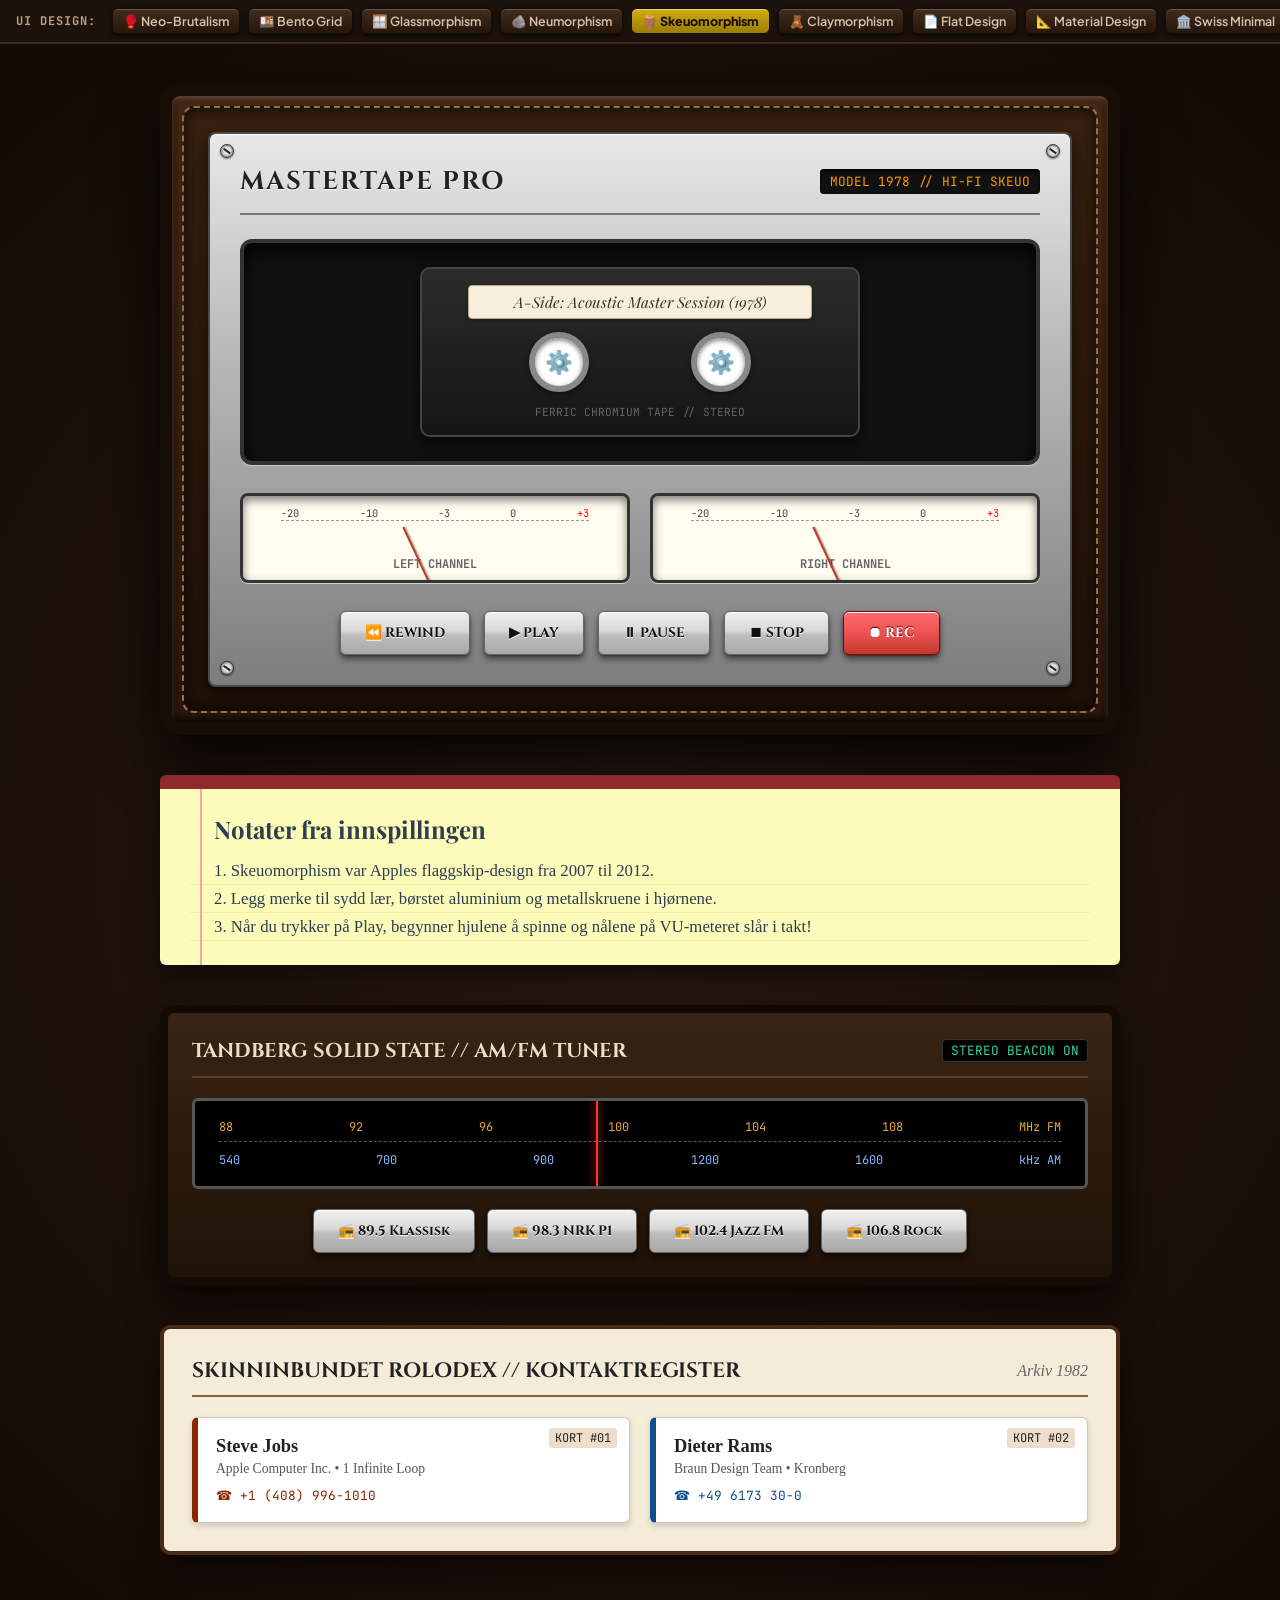
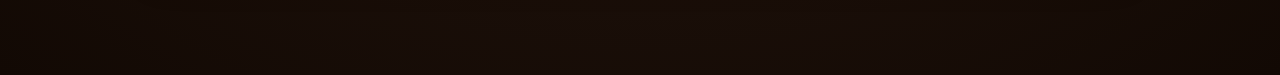
<file: skeuomorphism.html>
<!DOCTYPE html>
<html lang="no">
<head>
  <meta charset="UTF-8">
  <meta name="viewport" content="width=device-width, initial-scale=1.0">
  <title>SKEUOMORPHISM // Vintage MasterTape Studio</title>
  <link rel="preconnect" href="https://fonts.googleapis.com">
  <link rel="preconnect" href="https://fonts.gstatic.com" crossorigin>
  <link href="https://fonts.googleapis.com/css2?family=Cinzel:wght@700&family=Playfair+Display:ital,wght@0,600;0,800;1,400&family=JetBrains+Mono:wght@700&family=Plus+Jakarta+Sans:wght@600;700&display=swap" rel="stylesheet">
  <style>
    /* STYLE BAR (Common across all 10 styles) */
    .style-bar {
      background: #1b120c;
      border-bottom: 2px solid #3d2a1b;
      padding: 8px 16px;
      display: flex;
      align-items: center;
      gap: 8px;
      overflow-x: auto;
      white-space: nowrap;
      position: sticky;
      top: 0;
      z-index: 1000;
    }
    .style-bar-title {
      font-family: 'JetBrains Mono', monospace;
      font-size: 0.75rem;
      font-weight: 700;
      color: #bfa182;
      margin-right: 8px;
      text-transform: uppercase;
      letter-spacing: 1px;
    }
    .style-link {
      font-family: 'Plus Jakarta Sans', sans-serif;
      font-size: 0.78rem;
      font-weight: 600;
      color: #d8c2aa;
      text-decoration: none;
      padding: 4px 10px;
      border-radius: 6px;
      background: linear-gradient(180deg, #422d1d, #24160a);
      border: 1px solid #140b04;
      box-shadow: inset 0 1px 0 rgba(255,255,255,0.2), 0 2px 4px rgba(0,0,0,0.6);
      transition: all 0.2s;
    }
    .style-link:hover {
      background: linear-gradient(180deg, #593e28, #362211);
      color: #fff;
    }
    .style-link.active {
      background: linear-gradient(180deg, #d4ac0d, #9a7d0a);
      color: #1a0f00;
      font-weight: 800;
      box-shadow: inset 0 1px 0 rgba(255,255,255,0.5);
    }

    /* SKEUOMORPHISM BASE */
    * { box-sizing: border-box; margin: 0; padding: 0; }
    body {
      font-family: 'Georgia', serif;
      background: radial-gradient(circle, #2c1b12 0%, #120904 100%);
      color: #eeddc9;
      min-height: 100vh;
      padding-bottom: 80px;
    }

    .container {
      max-width: 1000px;
      margin: 0 auto;
      padding: 40px 20px;
    }

    /* THE RECORDER CHASSIS (Wood & Leather Cabinet) */
    .recorder-chassis {
      background: linear-gradient(180deg, #442714 0%, #2b170a 100%);
      border: 12px solid #180d05;
      border-radius: 20px;
      box-shadow: 0 25px 60px rgba(0,0,0,0.9), inset 0 2px 4px rgba(255,255,255,0.2), inset 0 -4px 10px rgba(0,0,0,0.9);
      position: relative;
      overflow: hidden;
      padding: 10px;
    }

    /* STITCHED LEATHER BORDER TRIM */
    .leather-trim {
      border: 2px dashed #926f4f;
      border-radius: 12px;
      padding: 24px;
      background: linear-gradient(180deg, #382110 0%, #201107 100%);
      box-shadow: inset 0 0 15px rgba(0,0,0,0.8);
    }

    /* BRUSHED ALUMINUM FACEPLATE */
    .metal-faceplate {
      background: linear-gradient(180deg, #e8e8e8 0%, #b8b8b8 40%, #9c9c9c 70%, #7d7d7d 100%);
      border-radius: 8px;
      border: 2px solid #4a4a4a;
      box-shadow: inset 0 1px 0 #ffffff, 0 6px 15px rgba(0,0,0,0.6);
      padding: 30px;
      color: #1a1a1a;
      position: relative;
    }

    /* CORNER SCREWS */
    .screw {
      position: absolute;
      width: 14px;
      height: 14px;
      border-radius: 50%;
      background: radial-gradient(circle, #e0e0e0 40%, #666 90%);
      border: 1px solid #333;
      box-shadow: 0 1px 2px rgba(0,0,0,0.5);
    }
    .screw::after {
      content: '';
      position: absolute;
      top: 50%; left: 15%; width: 70%; height: 1.5px;
      background: #222;
      transform: translateY(-50%) rotate(35deg);
    }
    .screw.tl { top: 10px; left: 10px; }
    .screw.tr { top: 10px; right: 10px; }
    .screw.bl { bottom: 10px; left: 10px; }
    .screw.br { bottom: 10px; right: 10px; }

    /* HEADER */
    .metal-header {
      display: flex;
      justify-content: space-between;
      align-items: center;
      border-bottom: 2px solid #777;
      padding-bottom: 14px;
      margin-bottom: 24px;
    }
    .recorder-brand {
      font-family: 'Cinzel', serif;
      font-size: 1.6rem;
      font-weight: 700;
      letter-spacing: 2px;
      color: #222;
      text-shadow: 0 1px 0 #fff;
    }
    .recorder-model {
      font-family: 'JetBrains Mono', monospace;
      font-size: 0.8rem;
      background: #111;
      color: #ff9900;
      padding: 4px 10px;
      border-radius: 4px;
      box-shadow: inset 0 2px 4px #000;
    }

    /* CASSETTE TAPE COMPARTMENT */
    .tape-window {
      background: #111;
      border: 4px solid #333;
      border-radius: 12px;
      padding: 24px;
      margin-bottom: 28px;
      box-shadow: inset 0 8px 20px rgba(0,0,0,0.9), 0 1px 0 rgba(255,255,255,0.4);
      display: flex;
      align-items: center;
      justify-content: center;
      position: relative;
    }
    .cassette-body {
      width: 100%;
      max-width: 440px;
      height: 170px;
      background: linear-gradient(180deg, #2b2b2b, #151515);
      border-radius: 10px;
      border: 2px solid #444;
      display: flex;
      flex-direction: column;
      align-items: center;
      justify-content: space-between;
      padding: 16px;
      position: relative;
      box-shadow: 0 5px 15px rgba(0,0,0,0.7);
    }
    .cassette-label {
      background: #f7eedb;
      width: 85%;
      padding: 6px 12px;
      border-radius: 4px;
      text-align: center;
      color: #333;
      font-family: 'Playfair Display', serif;
      font-style: italic;
      font-size: 0.95rem;
      border: 1px solid #b8a68d;
      box-shadow: 0 1px 3px rgba(0,0,0,0.3);
    }
    .cassette-reels {
      display: flex;
      justify-content: space-around;
      width: 80%;
      align-items: center;
    }
    .reel {
      width: 60px;
      height: 60px;
      border-radius: 50%;
      background: #ffffff;
      border: 6px solid #888;
      box-shadow: inset 0 2px 5px rgba(0,0,0,0.5), 0 2px 5px rgba(0,0,0,0.5);
      display: flex;
      align-items: center;
      justify-content: center;
      font-size: 1.4rem;
    }
    .reel.spinning {
      animation: spinReel 2s linear infinite;
    }
    @keyframes spinReel {
      100% { transform: rotate(360deg); }
    }

    /* VU METERS (Analog Needle Dials) */
    .vu-grid {
      display: grid;
      grid-template-columns: 1fr 1fr;
      gap: 20px;
      margin-bottom: 28px;
    }
    .vu-meter {
      background: #fffcf0;
      border: 3px solid #333;
      border-radius: 8px;
      box-shadow: inset 0 4px 10px rgba(0,0,0,0.5), 0 1px 0 rgba(255,255,255,0.6);
      height: 90px;
      position: relative;
      overflow: hidden;
      display: flex;
      align-items: flex-end;
      justify-content: center;
      padding-bottom: 8px;
    }
    .vu-scale {
      position: absolute;
      top: 10px;
      width: 80%;
      display: flex;
      justify-content: space-between;
      font-family: 'JetBrains Mono', monospace;
      font-size: 0.65rem;
      color: #444;
      border-bottom: 1px dashed #999;
    }
    .vu-needle {
      position: absolute;
      bottom: -15px;
      width: 2px;
      height: 75px;
      background: #c0392b;
      transform-origin: bottom center;
      transform: rotate(-25deg);
      transition: transform 0.15s ease-out;
      box-shadow: 1px 1px 2px rgba(0,0,0,0.4);
    }
    .vu-label {
      font-family: 'JetBrains Mono', monospace;
      font-size: 0.75rem;
      font-weight: 700;
      color: #666;
    }

    /* GLOSSY EMBOSSED MECHANICAL BUTTONS */
    .controls-row {
      display: flex;
      justify-content: center;
      gap: 14px;
      flex-wrap: wrap;
    }
    .btn-skeuo {
      background: linear-gradient(180deg, #f0f0f0 0%, #d8d8d8 45%, #bebebe 55%, #a8a8a8 100%);
      border: 1px solid #666;
      border-radius: 6px;
      padding: 12px 24px;
      font-family: 'Cinzel', serif;
      font-weight: 700;
      font-size: 0.85rem;
      color: #111;
      text-shadow: 0 1px 0 #fff;
      box-shadow: inset 0 1px 0 #fff, 0 4px 6px rgba(0,0,0,0.5), 0 1px 2px rgba(0,0,0,0.3);
      cursor: pointer;
      display: flex;
      align-items: center;
      gap: 8px;
    }
    .btn-skeuo:active {
      transform: translateY(2px);
      box-shadow: inset 0 2px 5px rgba(0,0,0,0.6), 0 1px 1px rgba(0,0,0,0.4);
      background: linear-gradient(180deg, #a8a8a8, #bebebe);
    }
    .btn-skeuo-rec {
      background: linear-gradient(180deg, #ff6b6b 0%, #ee5253 50%, #c0392b 100%);
      color: #fff;
      text-shadow: 0 -1px 1px #500;
      border-color: #800;
    }
    .btn-skeuo-rec:active {
      background: linear-gradient(180deg, #c0392b, #ee5253);
    }

    /* NOTEPAD (Yellow Legal Pad) */
    .notepad-section {
      margin-top: 40px;
      background: #fdfbb9;
      border-radius: 6px;
      box-shadow: 0 10px 30px rgba(0,0,0,0.6);
      border-top: 14px solid #8e2a2a;
      padding: 24px 30px;
      color: #2c3e50;
      position: relative;
    }
    .notepad-section::before {
      content: '';
      position: absolute;
      top: 0; left: 40px; bottom: 0; width: 1.5px;
      background: #f5a5a5;
    }
    .notepad-title {
      font-family: 'Playfair Display', serif;
      font-size: 1.5rem;
      margin-bottom: 12px;
      padding-left: 24px;
    }
    .notepad-body {
      padding-left: 24px;
      font-family: 'Georgia', serif;
      font-size: 1.05rem;
      line-height: 28px;
      background: repeating-linear-gradient(transparent, transparent 27px, #e8e398 28px);
    }
  </style>
</head>
<body>

  <!-- STYLE BAR -->
  <nav class="style-bar">
    <span class="style-bar-title">UI Design:</span>
    <a href="index.html" class="style-link">🥊 Neo-Brutalism</a>
    <a href="bento.html" class="style-link">🍱 Bento Grid</a>
    <a href="glass.html" class="style-link">🪟 Glassmorphism</a>
    <a href="neumorphism.html" class="style-link">🪨 Neumorphism</a>
    <a href="skeuomorphism.html" class="style-link active">🪵 Skeuomorphism</a>
    <a href="claymorphism.html" class="style-link">🧸 Claymorphism</a>
    <a href="flat.html" class="style-link">📄 Flat Design</a>
    <a href="material.html" class="style-link">📐 Material Design</a>
    <a href="minimalism.html" class="style-link">🏛️ Swiss Minimal</a>
    <a href="cyberpunk.html" class="style-link">🕹️ Cyberpunk Y2K</a>
    <a href="museum.html" class="style-link" style="margin-left: auto;">🏛️ Se Museum</a>
  </nav>

  <div class="container">
    <div class="recorder-chassis">
      <div class="leather-trim">
        <div class="metal-faceplate">
          <div class="screw tl"></div>
          <div class="screw tr"></div>
          <div class="screw bl"></div>
          <div class="screw br"></div>

          <div class="metal-header">
            <h1 class="recorder-brand">MASTERTAPE PRO</h1>
            <span class="recorder-model">MODEL 1978 // HI-FI SKEUO</span>
          </div>

          <!-- CASSETTE COMPARTMENT -->
          <div class="tape-window">
            <div class="cassette-body">
              <div class="cassette-label">A-Side: Acoustic Master Session (1978)</div>
              <div class="cassette-reels">
                <div class="reel" id="reelLeft">⚙️</div>
                <div class="reel" id="reelRight">⚙️</div>
              </div>
              <span style="color: #666; font-size: 0.7rem; font-family: 'JetBrains Mono', monospace;">FERRIC CHROMIUM TAPE // STEREO</span>
            </div>
          </div>

          <!-- DUAL ANALOG VU METERS -->
          <div class="vu-grid">
            <div class="vu-meter">
              <div class="vu-scale"><span>-20</span><span>-10</span><span>-3</span><span>0</span><span style="color: red;">+3</span></div>
              <div class="vu-needle" id="needleLeft"></div>
              <span class="vu-label">LEFT CHANNEL</span>
            </div>

            <div class="vu-meter">
              <div class="vu-scale"><span>-20</span><span>-10</span><span>-3</span><span>0</span><span style="color: red;">+3</span></div>
              <div class="vu-needle" id="needleRight"></div>
              <span class="vu-label">RIGHT CHANNEL</span>
            </div>
          </div>

          <!-- MECHANICAL BUTTONS -->
          <div class="controls-row">
            <button class="btn-skeuo" id="btnRewind">⏪ REWIND</button>
            <button class="btn-skeuo" id="btnPlay">▶ PLAY</button>
            <button class="btn-skeuo" id="btnPause">⏸ PAUSE</button>
            <button class="btn-skeuo" id="btnStop">⏹ STOP</button>
            <button class="btn-skeuo btn-skeuo-rec" id="btnRecord">⏺ REC</button>
          </div>
        </div>
      </div>
    </div>

    <!-- NOTEPAD -->
    <div class="notepad-section">
      <h2 class="notepad-title">Notater fra innspillingen</h2>
      <div class="notepad-body">
        <p>1. Skeuomorphism var Apples flaggskip-design fra 2007 til 2012.</p>
        <p>2. Legg merke til sydd lær, børstet aluminium og metallskruene i hjørnene.</p>
        <p>3. Når du trykker på Play, begynner hjulene å spinne og nålene på VU-meteret slår i takt!</p>
      </div>
    </div>

    <!-- SECTION: ANALOG AM/FM RADIO TUNER -->
    <div style="margin-top: 40px; background: linear-gradient(180deg, #382414, #1f1207); border: 8px solid #140a04; border-radius: 14px; box-shadow: 0 15px 40px rgba(0,0,0,0.8); padding: 24px; color: #eeddc9;">
      <div style="display: flex; justify-content: space-between; align-items: center; border-bottom: 2px solid #5a3c20; padding-bottom: 12px; margin-bottom: 20px;">
        <h3 style="font-family: 'Cinzel', serif; font-size: 1.25rem;">TANDBERG SOLID STATE // AM/FM TUNER</h3>
        <span style="font-family: 'JetBrains Mono', monospace; font-size: 0.8rem; background: #000; color: #34d399; padding: 2px 8px; border-radius: 4px; border: 1px solid #333;">STEREO BEACON ON</span>
      </div>

      <!-- ANALOG RADIO FREQUENCY DIAL -->
      <div style="background: #000; border: 3px solid #555; border-radius: 6px; padding: 18px 24px; position: relative; overflow: hidden; margin-bottom: 20px; box-shadow: inset 0 4px 12px #000;">
        <div style="display: flex; justify-content: space-between; font-family: 'JetBrains Mono', monospace; font-size: 0.75rem; color: #e5a93c; border-bottom: 1px dashed #77551c; padding-bottom: 6px; margin-bottom: 10px;">
          <span>88</span><span>92</span><span>96</span><span>100</span><span>104</span><span>108</span><span>MHz FM</span>
        </div>
        <div style="display: flex; justify-content: space-between; font-family: 'JetBrains Mono', monospace; font-size: 0.75rem; color: #8cb8ff;">
          <span>540</span><span>700</span><span>900</span><span>1200</span><span>1600</span><span>kHz AM</span>
        </div>
        <!-- MOVING FREQUENCY NEEDLE -->
        <div id="radioNeedle" style="position: absolute; top: 0; bottom: 0; left: 45%; width: 2px; background: #ff3333; box-shadow: 0 0 8px #ff3333; transition: left 0.3s ease;"></div>
      </div>

      <!-- RADIO STATION PRESETS -->
      <div style="display: flex; gap: 12px; justify-content: center; flex-wrap: wrap;">
        <button class="btn-skeuo" onclick="tuneRadio('89.5 MHz', '18%', 'Klassisk Musikk')">📻 89.5 Klassisk</button>
        <button class="btn-skeuo" onclick="tuneRadio('98.3 MHz', '48%', 'NRK P1 Oslo')">📻 98.3 NRK P1</button>
        <button class="btn-skeuo" onclick="tuneRadio('102.4 MHz', '72%', 'Jazz Radio')">📻 102.4 Jazz FM</button>
        <button class="btn-skeuo" onclick="tuneRadio('106.8 MHz', '90%', 'Rock 106')">📻 106.8 Rock</button>
      </div>
    </div>

    <!-- SECTION: VINTAGE ROLODEX ADDRESS BOOK -->
    <div style="margin-top: 40px; background: #f4ebd9; border-radius: 10px; border: 4px solid #4a2c16; padding: 28px; color: #222; box-shadow: 0 15px 35px rgba(0,0,0,0.6);">
      <div style="display: flex; justify-content: space-between; align-items: center; border-bottom: 2px solid #8b6038; padding-bottom: 10px; margin-bottom: 20px;">
        <h3 style="font-family: 'Cinzel', serif; font-size: 1.3rem;">SKINNINBUNDET ROLODEX // KONTAKTREGISTER</h3>
        <span style="font-family: 'Georgia', serif; font-style: italic; color: #666;">Arkiv 1982</span>
      </div>

      <div style="display: grid; grid-template-columns: repeat(auto-fit, minmax(260px, 1fr)); gap: 20px;">
        <div style="background: #fff; border: 1px solid #d4c5af; border-radius: 6px; padding: 18px; box-shadow: 0 3px 6px rgba(0,0,0,0.15); position: relative; border-left: 6px solid #8b2500;" onclick="showSkeuoConfirm('Slår opp kontakt: Steve Jobs (Cupertino)')">
          <span style="position: absolute; top: 10px; right: 12px; font-family: 'JetBrains Mono', monospace; font-size: 0.75rem; background: #eeddc9; padding: 2px 6px; border-radius: 3px;">KORT #01</span>
          <h4 style="font-family: 'Georgia', serif; font-size: 1.15rem; margin-bottom: 4px;">Steve Jobs</h4>
          <p style="font-size: 0.85rem; color: #555;">Apple Computer Inc. • 1 Infinite Loop</p>
          <div style="margin-top: 10px; font-family: 'JetBrains Mono', monospace; font-size: 0.8rem; color: #8b2500;">☎ +1 (408) 996-1010</div>
        </div>

        <div style="background: #fff; border: 1px solid #d4c5af; border-radius: 6px; padding: 18px; box-shadow: 0 3px 6px rgba(0,0,0,0.15); position: relative; border-left: 6px solid #104e8b;" onclick="showSkeuoConfirm('Slår opp kontakt: Dieter Rams (Braun AG)')">
          <span style="position: absolute; top: 10px; right: 12px; font-family: 'JetBrains Mono', monospace; font-size: 0.75rem; background: #eeddc9; padding: 2px 6px; border-radius: 3px;">KORT #02</span>
          <h4 style="font-family: 'Georgia', serif; font-size: 1.15rem; margin-bottom: 4px;">Dieter Rams</h4>
          <p style="font-size: 0.85rem; color: #555;">Braun Design Team • Kronberg</p>
          <div style="margin-top: 10px; font-family: 'JetBrains Mono', monospace; font-size: 0.8rem; color: #104e8b;">☎ +49 6173 30-0</div>
        </div>
      </div>
    </div>
  </div>

  <script>
    const reelLeft = document.getElementById('reelLeft');
    const reelRight = document.getElementById('reelRight');
    const needleLeft = document.getElementById('needleLeft');
    const needleRight = document.getElementById('needleRight');

    let isTapeRunning = false;
    let vuInterval = null;

    function startTape() {
      isTapeRunning = true;
      reelLeft.classList.add('spinning');
      reelRight.classList.add('spinning');

      clearInterval(vuInterval);
      vuInterval = setInterval(() => {
        const leftDeg = Math.random() * 35 - 15;
        const rightDeg = Math.random() * 35 - 15;
        needleLeft.style.transform = `rotate(${leftDeg}deg)`;
        needleRight.style.transform = `rotate(${rightDeg}deg)`;
      }, 120);
    }

    function stopTape() {
      isTapeRunning = false;
      reelLeft.classList.remove('spinning');
      reelRight.classList.remove('spinning');
      clearInterval(vuInterval);
      needleLeft.style.transform = 'rotate(-25deg)';
      needleRight.style.transform = 'rotate(-25deg)';
    }

    // VINTAGE SKEUOMORPHIC CONFIRMATION
    function showSkeuoConfirm(msg) {
      let toast = document.getElementById('skeuoToast');
      if (!toast) {
        toast = document.createElement('div');
        toast.id = 'skeuoToast';
        toast.style.cssText = `
          position: fixed;
          bottom: 30px;
          right: 30px;
          background: linear-gradient(180deg, #442a17, #26150a);
          border: 3px solid #140903;
          border-radius: 8px;
          padding: 14px 22px;
          color: #f7e6d2;
          font-family: 'Cinzel', serif;
          font-size: 0.85rem;
          font-weight: 700;
          box-shadow: inset 0 1px 0 rgba(255,255,255,0.2), 0 10px 25px rgba(0,0,0,0.8);
          z-index: 9999;
          display: flex;
          align-items: center;
          gap: 12px;
        `;
        document.body.appendChild(toast);
      }
      toast.innerHTML = `<span style="width: 10px; height: 10px; border-radius: 50%; background: #ff3b30; box-shadow: 0 0 10px #ff3b30, inset 0 1px 1px #fff;"></span> ${msg}`;
      toast.style.display = 'flex';
      clearTimeout(toast._timer);
      toast._timer = setTimeout(() => { toast.style.display = 'none'; }, 2800);
    }

    document.getElementById('btnPlay').addEventListener('click', () => {
      startTape();
      showSkeuoConfirm('▶ AVSSPILLING STARTET');
    });
    document.getElementById('btnStop').addEventListener('click', () => {
      stopTape();
      showSkeuoConfirm('⏹ BÅND STOPPET');
    });
    document.getElementById('btnPause').addEventListener('click', () => {
      stopTape();
      showSkeuoConfirm('⏸ PAUSE AKTIVERT');
    });
    document.getElementById('btnRewind').addEventListener('click', () => {
      showSkeuoConfirm('⏪ SPOLET TILBAKE TIL START');
    });
    document.getElementById('btnRecord').addEventListener('click', () => {
      startTape();
      showSkeuoConfirm('⏺ OPPTAK AKTIVERT (STUDIO MASTER)');
    });

    window.tuneRadio = function(freq, posPercent, station) {
      const needle = document.getElementById('radioNeedle');
      if (needle) {
        needle.style.left = posPercent;
      }
      showSkeuoConfirm(`📻 Tunet inn på ${station} (${freq})`);
    };
  </script>
</body>
</html>
</file>
<file: style.css>
/* TOP STYLE BAR (COMMON TO ALL 10 STYLES) */
.style-bar {
  background: #000000;
  border-bottom: 3px solid #000000;
  padding: 8px 16px;
  display: flex;
  align-items: center;
  gap: 8px;
  overflow-x: auto;
  white-space: nowrap;
  position: sticky;
  top: 0;
  z-index: 1000;
}
.style-bar-title {
  font-family: 'JetBrains Mono', monospace;
  font-size: 0.75rem;
  font-weight: 800;
  color: #ffde59;
  margin-right: 8px;
  text-transform: uppercase;
  letter-spacing: 1px;
}
.style-link {
  font-family: 'Space Grotesk', sans-serif;
  font-size: 0.78rem;
  font-weight: 700;
  color: #000000;
  text-decoration: none;
  padding: 4px 10px;
  border-radius: 4px;
  background: #ffffff;
  border: 2px solid #000000;
  box-shadow: 2px 2px 0 #000000;
  transition: all 0.15s;
}
.style-link:hover {
  transform: translate(-1px, -1px);
  box-shadow: 3px 3px 0 #000000;
  background: #ffde59;
}
.style-link.active {
  background: #ff6b8b;
  color: #000000;
  box-shadow: 2px 2px 0 #000000;
}

:root {
  /* Dynamic Styler Variables (controllable via slider) */
  --shadow-size: 5px;
  --border-width: 3px;
  --border-radius: 8px;

  /* Theme Core Colors */
  --color-black: #000000;
  --color-white: #ffffff;
  --bg-main: #fdfbf7;
  --bg-surface: #ffffff;
  --text-main: #0a0a0a;

  /* Primary Neo Palette */
  --accent-yellow: #ffde59;
  --accent-pink: #ff6b8b;
  --accent-mint: #a3e635;
  --accent-purple: #a78bfa;
  --accent-cyan: #38bdf8;
  --accent-orange: #fb923c;

  /* Dynamic Active Brand Tone */
  --brand-primary: var(--accent-yellow);
  --brand-secondary: var(--accent-pink);

  /* Fonts */
  --font-heading: 'Space Grotesk', system-ui, -apple-system, sans-serif;
  --font-mono: 'JetBrains Mono', monospace;
  --font-body: 'Space Grotesk', system-ui, -apple-system, sans-serif;

  /* Transitions */
  --transition-fast: 0.12s cubic-bezier(0.4, 0, 0.2, 1);
}

/* Palette Variations */
body.palette-bubblegum {
  --brand-primary: #ff6b8b;
  --brand-secondary: #ffde59;
  --bg-main: #fff5f7;
}

body.palette-mint {
  --brand-primary: #a3e635;
  --brand-secondary: #38bdf8;
  --bg-main: #f2fbf4;
}

body.palette-lavender {
  --brand-primary: #a78bfa;
  --brand-secondary: #ff6b8b;
  --bg-main: #f6f3ff;
}

body.palette-mono {
  --brand-primary: #ffffff;
  --brand-secondary: #000000;
  --bg-main: #eeeeee;
  --accent-yellow: #dddddd;
  --accent-pink: #cccccc;
  --accent-mint: #bbbbbb;
  --accent-purple: #aaaaaa;
  --accent-cyan: #999999;
}

/* Base Reset & Typography */
* {
  box-sizing: border-box;
  margin: 0;
  padding: 0;
}

html {
  scroll-behavior: smooth;
}

body {
  font-family: var(--font-body);
  background-color: var(--bg-main);
  color: var(--text-main);
  line-height: 1.5;
  overflow-x: hidden;
  border-top: var(--border-width) solid var(--color-black);
  transition: background-color 0.25s ease;
}

/* TICKER / MARQUEE */
.ticker-wrap {
  width: 100%;
  overflow: hidden;
  background-color: var(--color-black);
  color: var(--color-white);
  padding: 8px 0;
  border-bottom: var(--border-width) solid var(--color-black);
  user-select: none;
}

.ticker {
  display: inline-block;
  white-space: nowrap;
  animation: ticker 25s linear infinite;
}

.ticker-item {
  display: inline-block;
  font-family: var(--font-mono);
  font-weight: 800;
  font-size: 0.85rem;
  letter-spacing: 1.5px;
  padding: 0 24px;
}

@keyframes ticker {
  0% { transform: translateX(0); }
  100% { transform: translateX(-50%); }
}

/* NAVBAR */
.navbar {
  background-color: var(--bg-surface);
  border-bottom: var(--border-width) solid var(--color-black);
  position: sticky;
  top: 0;
  z-index: 100;
}

.nav-container {
  max-width: 1200px;
  margin: 0 auto;
  padding: 14px 24px;
  display: flex;
  align-items: center;
  justify-content: space-between;
  gap: 16px;
  flex-wrap: wrap;
}

.brand {
  display: flex;
  align-items: center;
  gap: 10px;
}

.brand-badge {
  background: var(--brand-secondary);
  border: var(--border-width) solid var(--color-black);
  border-radius: var(--border-radius);
  font-family: var(--font-mono);
  font-weight: 800;
  font-size: 0.75rem;
  padding: 2px 8px;
  box-shadow: 2px 2px 0px var(--color-black);
}

.brand-title {
  font-size: 1.7rem;
  font-weight: 800;
  letter-spacing: -1px;
}

.brand-dot {
  color: var(--brand-secondary);
}

.nav-links {
  display: flex;
  gap: 20px;
  align-items: center;
}

.nav-link {
  text-decoration: none;
  color: var(--text-main);
  font-weight: 700;
  font-size: 0.95rem;
  padding: 6px 12px;
  border: 2px solid transparent;
  border-radius: var(--border-radius);
  transition: all var(--transition-fast);
}

.nav-link:hover {
  background: var(--brand-primary);
  border-color: var(--color-black);
  box-shadow: 3px 3px 0px var(--color-black);
  transform: translate(-2px, -2px);
}

.nav-actions {
  display: flex;
  gap: 12px;
  align-items: center;
}

/* CONTAINER & SECTIONS */
.container {
  max-width: 1200px;
  margin: 0 auto;
  padding: 0 24px;
}

.section {
  padding: 80px 0;
  border-bottom: var(--border-width) solid var(--color-black);
}

.section-badge {
  display: inline-block;
  font-family: var(--font-mono);
  font-weight: 800;
  font-size: 0.8rem;
  padding: 4px 12px;
  background: var(--color-black);
  color: var(--color-white);
  border-radius: var(--border-radius);
  margin-bottom: 12px;
  letter-spacing: 1px;
}

.section-title {
  font-size: 2.3rem;
  font-weight: 800;
  margin-bottom: 12px;
  letter-spacing: -1px;
}

.section-desc {
  font-size: 1.15rem;
  max-width: 700px;
  margin-bottom: 40px;
  color: #333;
}

/* BUTTON SYSTEM */
.btn {
  display: inline-flex;
  align-items: center;
  justify-content: center;
  gap: 8px;
  font-family: var(--font-heading);
  font-weight: 700;
  font-size: 1rem;
  padding: 12px 22px;
  border: var(--border-width) solid var(--color-black);
  border-radius: var(--border-radius);
  box-shadow: var(--shadow-size) var(--shadow-size) 0px var(--color-black);
  cursor: pointer;
  text-decoration: none;
  user-select: none;
  transition: transform var(--transition-fast), box-shadow var(--transition-fast), background-color var(--transition-fast);
  color: var(--color-black);
}

.btn:hover:not(:disabled) {
  transform: translate(-2px, -2px);
  box-shadow: calc(var(--shadow-size) + 2px) calc(var(--shadow-size) + 2px) 0px var(--color-black);
}

.btn:active:not(:disabled) {
  transform: translate(var(--shadow-size), var(--shadow-size));
  box-shadow: 0px 0px 0px var(--color-black);
}

.btn-sm {
  padding: 7px 14px;
  font-size: 0.85rem;
}

.btn-lg {
  padding: 16px 30px;
  font-size: 1.15rem;
}

.btn-shadow-lg {
  box-shadow: calc(var(--shadow-size) + 3px) calc(var(--shadow-size) + 3px) 0px var(--color-black);
}

/* Button Colors */
.btn-yellow { background-color: var(--accent-yellow); }
.btn-pink { background-color: var(--accent-pink); color: #000; }
.btn-mint { background-color: var(--accent-mint); }
.btn-purple { background-color: var(--accent-purple); color: #000; }
.btn-cyan { background-color: var(--accent-cyan); }
.btn-white { background-color: var(--color-white); }
.btn-outline { background-color: transparent; }
.btn-primary { background-color: var(--brand-primary); }

.btn-disabled,
.btn:disabled {
  background-color: #d1d5db !important;
  color: #6b7280 !important;
  cursor: not-allowed;
  box-shadow: none !important;
  transform: none !important;
  border-color: #6b7280 !important;
}

/* HERO SECTION */
.hero-section {
  padding: 70px 0 80px 0;
  border-bottom: var(--border-width) solid var(--color-black);
  background: radial-gradient(#d1d5db 1px, transparent 1px);
  background-size: 20px 20px;
  background-color: var(--bg-main);
}

.hero-grid {
  display: grid;
  grid-template-columns: 1.2fr 0.9fr;
  gap: 50px;
  align-items: center;
}

.sticker-wrapper {
  display: flex;
  gap: 12px;
  margin-bottom: 20px;
  flex-wrap: wrap;
}

.sticker {
  display: inline-block;
  font-family: var(--font-mono);
  font-size: 0.8rem;
  font-weight: 800;
  padding: 6px 14px;
  border: var(--border-width) solid var(--color-black);
  border-radius: calc(var(--border-radius) / 2);
  box-shadow: 3px 3px 0px var(--color-black);
  letter-spacing: 1px;
}

.sticker-purple { background: var(--accent-purple); transform: rotate(-2deg); }
.sticker-pink { background: var(--accent-pink); transform: rotate(3deg); }
.sticker-yellow { background: var(--accent-yellow); transform: rotate(-1.5deg); }
.sticker-rotate-left { transform: rotate(-4deg); }
.sticker-rotate-right { transform: rotate(4deg); }
.sticker-inline { vertical-align: middle; }

.hero-heading {
  font-size: clamp(2.3rem, 5vw, 3.8rem);
  font-weight: 800;
  line-height: 1.1;
  letter-spacing: -2px;
  margin-bottom: 24px;
}

.highlight-yellow {
  background-color: var(--brand-primary);
  padding: 0 8px;
  border: 2px solid var(--color-black);
  display: inline-block;
  box-shadow: 3px 3px 0px var(--color-black);
}

.hero-lead {
  font-size: 1.25rem;
  line-height: 1.6;
  margin-bottom: 32px;
  max-width: 580px;
}

.hero-cta-group {
  display: flex;
  gap: 16px;
  margin-bottom: 40px;
  flex-wrap: wrap;
}

.hero-stats {
  display: flex;
  gap: 20px;
  flex-wrap: wrap;
}

.stat-card {
  background: var(--bg-surface);
  border: var(--border-width) solid var(--color-black);
  border-radius: var(--border-radius);
  padding: 14px 20px;
  box-shadow: 3px 3px 0px var(--color-black);
  min-width: 130px;
}

.stat-number {
  font-size: 1.8rem;
  font-weight: 800;
  font-family: var(--font-mono);
  color: var(--color-black);
}

.stat-label {
  font-size: 0.85rem;
  font-weight: 700;
  color: #555;
}

/* HERO INTERACTIVE CARD */
.interactive-preview-card {
  background: var(--bg-surface);
  border: var(--border-width) solid var(--color-black);
  border-radius: var(--border-radius);
  box-shadow: calc(var(--shadow-size) + 4px) calc(var(--shadow-size) + 4px) 0px var(--color-black);
  overflow: hidden;
  position: relative;
}

.card-header-bar {
  background: var(--color-black);
  color: var(--color-white);
  padding: 10px 16px;
  display: flex;
  align-items: center;
  gap: 8px;
}

.dot {
  width: 12px;
  height: 12px;
  border-radius: 50%;
  border: 1.5px solid var(--color-black);
}
.dot-red { background: #ff5f56; }
.dot-yellow { background: #ffbd2e; }
.dot-green { background: #27c93f; }

.card-header-title {
  font-family: var(--font-mono);
  font-size: 0.8rem;
  margin-left: 6px;
  font-weight: 700;
}

.preview-inner {
  padding: 30px 24px;
  position: relative;
}

.stamp {
  position: absolute;
  top: 15px;
  right: 15px;
  font-family: var(--font-mono);
  font-size: 0.75rem;
  font-weight: 800;
  border: 2px dashed var(--color-black);
  padding: 4px 8px;
  background: var(--accent-yellow);
  transform: rotate(8deg);
}

.preview-actions {
  display: flex;
  gap: 12px;
  margin: 20px 0;
  flex-wrap: wrap;
}

.click-counter-box {
  background: #f4f4f5;
  border: 2px solid var(--color-black);
  border-radius: var(--border-radius);
  padding: 12px 16px;
  display: flex;
  justify-content: space-between;
  align-items: center;
  font-weight: 700;
  margin-bottom: 20px;
}

.tag-cloud {
  display: flex;
  gap: 8px;
  flex-wrap: wrap;
}

.tag {
  font-family: var(--font-mono);
  font-size: 0.8rem;
  font-weight: 700;
  background: var(--bg-main);
  border: 1.5px solid var(--color-black);
  border-radius: calc(var(--border-radius) / 2);
  padding: 3px 8px;
}

/* STYLER SECTION */
.styler-section {
  background: #fff8d6;
}

.styler-box {
  background: var(--bg-surface);
  border: var(--border-width) solid var(--color-black);
  border-radius: var(--border-radius);
  box-shadow: var(--shadow-size) var(--shadow-size) 0px var(--color-black);
  padding: 30px;
  display: grid;
  grid-template-columns: repeat(auto-fit, minmax(220px, 1fr));
  gap: 24px;
  align-items: end;
}

.styler-control {
  display: flex;
  flex-direction: column;
  gap: 10px;
}

.styler-control label {
  font-weight: 700;
  font-size: 0.95rem;
  display: flex;
  justify-content: space-between;
  align-items: center;
}

.val-pill {
  font-family: var(--font-mono);
  background: var(--color-black);
  color: var(--color-white);
  padding: 2px 8px;
  border-radius: 4px;
  font-size: 0.8rem;
}

/* Brutal Range Slider */
input[type="range"] {
  -webkit-appearance: none;
  appearance: none;
  width: 100%;
  height: 12px;
  background: #e5e7eb;
  border: 2px solid var(--color-black);
  border-radius: 6px;
  outline: none;
}

input[type="range"]::-webkit-slider-thumb {
  -webkit-appearance: none;
  appearance: none;
  width: 24px;
  height: 24px;
  background: var(--brand-primary);
  border: 2px solid var(--color-black);
  border-radius: 4px;
  box-shadow: 2px 2px 0px var(--color-black);
  cursor: pointer;
  transition: transform 0.1s;
}

input[type="range"]::-webkit-slider-thumb:hover {
  transform: scale(1.15);
}

.palette-picker {
  display: flex;
  gap: 10px;
}

.palette-swatch {
  width: 32px;
  height: 32px;
  border: 2px solid var(--color-black);
  border-radius: 6px;
  cursor: pointer;
  box-shadow: 2px 2px 0px var(--color-black);
  transition: transform 0.1s;
}

.palette-swatch:hover {
  transform: translate(-1px, -1px);
}

.palette-swatch.active {
  outline: 3px solid var(--color-black);
  outline-offset: 2px;
}

.swatch-cyber { background: #ffde59; }
.swatch-bubblegum { background: #ff6b8b; }
.swatch-mint { background: #a3e635; }
.swatch-lavender { background: #a78bfa; }
.swatch-mono { background: #ffffff; }

/* PLAYGROUND SHOWCASE CARDS */
.showcase-card {
  background: var(--bg-surface);
  border: var(--border-width) solid var(--color-black);
  border-radius: var(--border-radius);
  box-shadow: var(--shadow-size) var(--shadow-size) 0px var(--color-black);
  padding: 30px;
  margin-bottom: 40px;
}

.showcase-header {
  display: flex;
  justify-content: space-between;
  align-items: center;
  margin-bottom: 24px;
  flex-wrap: wrap;
  gap: 12px;
  border-bottom: 2px solid #e5e7eb;
  padding-bottom: 12px;
}

.showcase-header h3 {
  font-size: 1.3rem;
  font-weight: 800;
}

.code-tag {
  font-family: var(--font-mono);
  font-size: 0.8rem;
  background: #f3f4f6;
  border: 1.5px solid var(--color-black);
  padding: 3px 8px;
  border-radius: 4px;
}

.button-matrix {
  display: flex;
  flex-wrap: wrap;
  gap: 16px;
}

/* FORM SHOWCASE */
.form-showcase-grid {
  display: grid;
  grid-template-columns: repeat(auto-fit, minmax(240px, 1fr));
  gap: 24px;
}

.form-group {
  display: flex;
  flex-direction: column;
  gap: 8px;
}

.form-label {
  font-weight: 700;
  font-size: 0.95rem;
}

.brutal-input,
.brutal-select {
  font-family: var(--font-heading);
  font-size: 1rem;
  font-weight: 600;
  padding: 12px 16px;
  border: var(--border-width) solid var(--color-black);
  border-radius: var(--border-radius);
  box-shadow: 3px 3px 0px var(--color-black);
  outline: none;
  background: var(--bg-surface);
  transition: all var(--transition-fast);
}

.brutal-input:focus,
.brutal-select:focus {
  background: #fffdf0;
  box-shadow: 5px 5px 0px var(--color-black);
  transform: translate(-2px, -2px);
}

.inline-checkboxes {
  gap: 10px;
}

.brutal-checkbox-label {
  display: flex;
  align-items: center;
  gap: 10px;
  font-weight: 600;
  cursor: pointer;
  user-select: none;
}

.brutal-checkbox {
  appearance: none;
  width: 22px;
  height: 22px;
  border: var(--border-width) solid var(--color-black);
  border-radius: 4px;
  background: var(--bg-surface);
  box-shadow: 2px 2px 0px var(--color-black);
  cursor: pointer;
  position: relative;
  display: inline-grid;
  place-content: center;
}

.brutal-checkbox:checked {
  background: var(--brand-primary);
}

.brutal-checkbox:checked::before {
  content: "✔";
  font-size: 14px;
  font-weight: 900;
  color: var(--color-black);
}

/* BRUTAL TOGGLE SWITCH */
.toggle-wrapper {
  display: flex;
  align-items: center;
  gap: 14px;
  margin-top: 6px;
}

.brutal-switch {
  position: relative;
  display: inline-block;
  width: 60px;
  height: 32px;
}

.brutal-switch input {
  opacity: 0;
  width: 0;
  height: 0;
}

.slider {
  position: absolute;
  cursor: pointer;
  top: 0;
  left: 0;
  right: 0;
  bottom: 0;
  background-color: #e5e7eb;
  border: var(--border-width) solid var(--color-black);
  border-radius: 30px;
  box-shadow: 3px 3px 0px var(--color-black);
  transition: 0.2s;
}

.slider:before {
  position: absolute;
  content: "";
  height: 18px;
  width: 18px;
  left: 4px;
  bottom: 4px;
  background-color: var(--color-black);
  border-radius: 50%;
  transition: 0.2s;
}

.brutal-switch input:checked + .slider {
  background-color: var(--accent-mint);
}

.brutal-switch input:checked + .slider:before {
  transform: translateX(28px);
  background-color: var(--color-black);
}

.switch-label {
  font-size: 0.95rem;
}

/* BADGES ROW */
.badges-row {
  display: flex;
  flex-wrap: wrap;
  gap: 12px;
  align-items: center;
}

.badge {
  display: inline-flex;
  align-items: center;
  font-family: var(--font-mono);
  font-weight: 800;
  font-size: 0.85rem;
  padding: 5px 12px;
  border: var(--border-width) solid var(--color-black);
  border-radius: var(--border-radius);
  box-shadow: 2px 2px 0px var(--color-black);
}

.badge-lg {
  font-size: 1.1rem;
  padding: 6px 16px;
}

.badge-sm {
  font-size: 0.75rem;
  padding: 2px 8px;
}

.badge-yellow { background: var(--accent-yellow); }
.badge-pink { background: var(--accent-pink); }
.badge-mint { background: var(--accent-mint); }
.badge-purple { background: var(--accent-purple); }
.badge-cyan { background: var(--accent-cyan); }
.badge-outline { background: transparent; }

/* CARDS SECTION */
.cards-grid {
  display: grid;
  grid-template-columns: repeat(auto-fit, minmax(310px, 1fr));
  gap: 32px;
}

.card {
  background: var(--bg-surface);
  border: var(--border-width) solid var(--color-black);
  border-radius: var(--border-radius);
  box-shadow: var(--shadow-size) var(--shadow-size) 0px var(--color-black);
  position: relative;
  display: flex;
  flex-direction: column;
  overflow: hidden;
  transition: transform var(--transition-fast), box-shadow var(--transition-fast);
}

.card-interactive:hover {
  transform: translate(-3px, -3px);
  box-shadow: calc(var(--shadow-size) + 4px) calc(var(--shadow-size) + 4px) 0px var(--color-black);
}

.card-badge-floating {
  position: absolute;
  top: 14px;
  right: 14px;
  z-index: 2;
  font-family: var(--font-mono);
  font-weight: 800;
  font-size: 0.75rem;
  padding: 4px 10px;
  border: var(--border-width) solid var(--color-black);
  border-radius: var(--border-radius);
  box-shadow: 2px 2px 0px var(--color-black);
}

.card-img-placeholder {
  height: 170px;
  display: flex;
  align-items: center;
  justify-content: center;
  border-bottom: var(--border-width) solid var(--color-black);
}

.bg-pink { background-color: var(--accent-pink); }
.bg-yellow { background-color: var(--accent-yellow); }
.bg-cyan { background-color: var(--accent-cyan); }

.placeholder-emoji {
  font-size: 4rem;
  filter: drop-shadow(3px 3px 0px var(--color-black));
}

.card-body {
  padding: 24px;
  display: flex;
  flex-direction: column;
  flex-grow: 1;
}

.card-category {
  font-family: var(--font-mono);
  font-size: 0.75rem;
  font-weight: 800;
  color: #666;
  margin-bottom: 6px;
  letter-spacing: 1px;
}

.card-title {
  font-size: 1.4rem;
  font-weight: 800;
  margin-bottom: 10px;
}

.card-text {
  font-size: 0.95rem;
  color: #333;
  margin-bottom: 20px;
  flex-grow: 1;
}

.card-footer {
  display: flex;
  align-items: center;
  justify-content: space-between;
  gap: 10px;
  margin-top: auto;
  padding-top: 14px;
  border-top: 2px solid #e5e7eb;
}

.price-tag {
  font-family: var(--font-mono);
  font-size: 1.35rem;
  font-weight: 800;
}

.profile-meta {
  display: flex;
  gap: 8px;
  margin-bottom: 18px;
}

.meta-pill {
  font-size: 0.8rem;
  font-weight: 700;
  background: #f3f4f6;
  border: 1.5px solid var(--color-black);
  border-radius: 4px;
  padding: 3px 8px;
}

.progress-bar-container {
  width: 100%;
  height: 14px;
  background: #e5e7eb;
  border: 2px solid var(--color-black);
  border-radius: 7px;
  margin-bottom: 16px;
  overflow: hidden;
}

.progress-bar-fill {
  height: 100%;
  background: var(--accent-mint);
  border-right: 2px solid var(--color-black);
}

.task-date {
  font-family: var(--font-mono);
  font-size: 0.85rem;
  font-weight: 700;
}

/* ACCORDION FAQ */
.faq-container {
  max-width: 850px;
}

.accordion {
  display: flex;
  flex-direction: column;
  gap: 16px;
}

.accordion-item {
  background: var(--bg-surface);
  border: var(--border-width) solid var(--color-black);
  border-radius: var(--border-radius);
  box-shadow: var(--shadow-size) var(--shadow-size) 0px var(--color-black);
  overflow: hidden;
  transition: all var(--transition-fast);
}

.accordion-header {
  width: 100%;
  padding: 18px 24px;
  display: flex;
  justify-content: space-between;
  align-items: center;
  background: none;
  border: none;
  font-family: var(--font-heading);
  font-size: 1.15rem;
  font-weight: 800;
  text-align: left;
  cursor: pointer;
}

.accordion-header:hover {
  background: #fffdf5;
}

.accordion-icon {
  font-family: var(--font-mono);
  font-size: 1.4rem;
  font-weight: 800;
  margin-left: 16px;
}

.accordion-content {
  display: none;
  padding: 0 24px 20px 24px;
  font-size: 1.05rem;
  line-height: 1.6;
  color: #333;
  border-top: 2px solid var(--color-black);
  background: #fafafa;
}

.accordion-item.active .accordion-content {
  display: block;
}

/* CTA BANNER */
.cta-banner-section {
  padding: 60px 0 90px 0;
}

.cta-banner {
  background: var(--accent-yellow);
  border: var(--border-width) solid var(--color-black);
  border-radius: var(--border-radius);
  box-shadow: calc(var(--shadow-size) + 4px) calc(var(--shadow-size) + 4px) 0px var(--color-black);
  padding: 50px 40px;
  display: flex;
  justify-content: space-between;
  align-items: center;
  gap: 30px;
  flex-wrap: wrap;
}

.cta-title {
  font-size: 2.2rem;
  font-weight: 800;
  margin: 12px 0 8px 0;
  letter-spacing: -1px;
}

.cta-desc {
  font-size: 1.15rem;
  max-width: 650px;
}

/* FOOTER */
.footer {
  background: var(--color-black);
  color: var(--color-white);
  padding: 50px 0;
}

.footer-content {
  display: flex;
  justify-content: space-between;
  align-items: center;
  gap: 30px;
  flex-wrap: wrap;
}

.footer .brand-title {
  color: var(--color-white);
}

.footer-left p {
  color: #aaa;
  margin-top: 6px;
}

.footer-right {
  display: flex;
  flex-direction: column;
  gap: 12px;
  align-items: flex-end;
}

.footer-meta {
  display: flex;
  gap: 16px;
  font-family: var(--font-mono);
  font-size: 0.85rem;
  color: #ddd;
}

.footer-bottom p {
  font-size: 0.8rem;
  color: #888;
}

/* MODAL */
.modal-overlay {
  position: fixed;
  top: 0;
  left: 0;
  width: 100vw;
  height: 100vh;
  background: rgba(0, 0, 0, 0.65);
  display: flex;
  align-items: center;
  justify-content: center;
  z-index: 999;
  padding: 20px;
  backdrop-filter: blur(2px);
}

.modal-overlay.hidden {
  display: none;
}

.modal-card {
  background: var(--bg-surface);
  border: var(--border-width) solid var(--color-black);
  border-radius: var(--border-radius);
  box-shadow: calc(var(--shadow-size) + 8px) calc(var(--shadow-size) + 8px) 0px var(--color-black);
  width: 100%;
  max-width: 500px;
  animation: popIn 0.2s cubic-bezier(0.175, 0.885, 0.32, 1.275);
}

@keyframes popIn {
  from {
    transform: scale(0.9) translateY(20px);
    opacity: 0;
  }
  to {
    transform: scale(1) translateY(0);
    opacity: 1;
  }
}

.modal-header {
  padding: 16px 20px;
  display: flex;
  align-items: center;
  justify-content: space-between;
  border-bottom: var(--border-width) solid var(--color-black);
  background: #fdfbf7;
}

.modal-title {
  font-size: 1.2rem;
  font-weight: 800;
}

.modal-close {
  background: none;
  border: 2px solid var(--color-black);
  border-radius: 4px;
  width: 28px;
  height: 28px;
  font-size: 1.2rem;
  font-weight: 800;
  cursor: pointer;
  display: flex;
  align-items: center;
  justify-content: center;
  box-shadow: 2px 2px 0px var(--color-black);
}

.modal-close:hover {
  background: var(--accent-pink);
}

.modal-body {
  padding: 24px 20px;
  text-align: center;
}

.modal-emoji {
  font-size: 3rem;
  margin-bottom: 12px;
}

.modal-body h4 {
  font-size: 1.3rem;
  font-weight: 800;
  margin-bottom: 10px;
}

.modal-body p {
  color: #444;
  line-height: 1.5;
}

.modal-footer {
  padding: 16px 20px;
  display: flex;
  justify-content: flex-end;
  gap: 12px;
  border-top: var(--border-width) solid var(--color-black);
  background: #f8fafc;
}

/* TOAST NOTIFICATION */
.toast {
  position: fixed;
  bottom: 30px;
  right: 30px;
  background: var(--brand-primary);
  border: var(--border-width) solid var(--color-black);
  border-radius: var(--border-radius);
  box-shadow: 4px 4px 0px var(--color-black);
  padding: 14px 20px;
  display: flex;
  align-items: center;
  gap: 12px;
  font-weight: 700;
  font-size: 0.95rem;
  z-index: 1000;
  animation: slideToast 0.25s cubic-bezier(0.175, 0.885, 0.32, 1.275);
}

.toast.hidden {
  display: none;
}

@keyframes slideToast {
  from {
    transform: translateY(100%);
    opacity: 0;
  }
  to {
    transform: translateY(0);
    opacity: 1;
  }
}

/* CONFETTI CANVAS */
.confetti-canvas {
  position: fixed;
  top: 0;
  left: 0;
  width: 100vw;
  height: 100vh;
  pointer-events: none;
  z-index: 9999;
}

/* RESPONSIVE DESIGN */
@media (max-width: 900px) {
  .hero-grid {
    grid-template-columns: 1fr;
  }

  .nav-links {
    display: none;
  }

  .cta-banner {
    flex-direction: column;
    align-items: flex-start;
  }

  .footer-right {
    align-items: flex-start;
  }
}

@media (max-width: 600px) {
  .section-title {
    font-size: 1.8rem;
  }

  .hero-heading {
    font-size: 2.1rem;
  }

  .btn-lg {
    width: 100%;
  }

  .hero-cta-group {
    flex-direction: column;
  }
}
</file>
<file: bento.css>
/* TOP STYLE BAR (COMMON TO ALL 10 STYLES) */
.style-bar {
  background: rgba(11, 15, 23, 0.95);
  border-bottom: 1px solid rgba(255, 255, 255, 0.15);
  padding: 8px 16px;
  display: flex;
  align-items: center;
  gap: 8px;
  overflow-x: auto;
  white-space: nowrap;
  position: sticky;
  top: 0;
  z-index: 1000;
  backdrop-filter: blur(10px);
}
.style-bar-title {
  font-family: 'JetBrains Mono', monospace;
  font-size: 0.75rem;
  font-weight: 700;
  color: #38bdf8;
  margin-right: 8px;
  text-transform: uppercase;
  letter-spacing: 1px;
}
.style-link {
  font-family: 'Inter', sans-serif;
  font-size: 0.78rem;
  font-weight: 600;
  color: #94a3b8;
  text-decoration: none;
  padding: 4px 10px;
  border-radius: 6px;
  background: rgba(255, 255, 255, 0.04);
  border: 1px solid rgba(255, 255, 255, 0.08);
  transition: all 0.2s;
}
.style-link:hover {
  color: #fff;
  background: rgba(255, 255, 255, 0.12);
  border-color: rgba(255, 255, 255, 0.25);
}
.style-link.active {
  background: #38bdf8;
  color: #0b0f17;
  border-color: #38bdf8;
  font-weight: 700;
}

:root {
  /* Dark Theme Colors (Default) */
  --bg-page: #0b0f17;
  --bg-card: rgba(18, 24, 38, 0.75);
  --bg-card-hover: rgba(26, 34, 52, 0.85);
  --border-card: rgba(255, 255, 255, 0.08);
  --border-card-hover: rgba(56, 189, 248, 0.4);
  --text-primary: #f8fafc;
  --text-secondary: #94a3b8;
  --text-muted: #64748b;
  
  /* Accent Hues */
  --accent-blue: #38bdf8;
  --accent-purple: #a855f7;
  --accent-green: #22c55e;
  --accent-pink: #ec4899;
  --accent-amber: #f59e0b;

  /* Spotlight & Shadows */
  --spotlight-color: rgba(56, 189, 248, 0.12);
  --card-radius: 20px;
  --font-sans: 'Inter', system-ui, -apple-system, sans-serif;
  --font-mono: 'JetBrains Mono', monospace;
}

/* Light Theme Overrides */
body.light-theme {
  --bg-page: #f8fafc;
  --bg-card: rgba(255, 255, 255, 0.85);
  --bg-card-hover: rgba(255, 255, 255, 0.98);
  --border-card: rgba(0, 0, 0, 0.08);
  --border-card-hover: rgba(56, 189, 248, 0.5);
  --text-primary: #0f172a;
  --text-secondary: #475569;
  --text-muted: #94a3b8;
  --spotlight-color: rgba(56, 189, 248, 0.15);
}

/* Reset & Base */
* {
  box-sizing: border-box;
  margin: 0;
  padding: 0;
}

html {
  scroll-behavior: smooth;
}

body {
  font-family: var(--font-sans);
  background-color: var(--bg-page);
  color: var(--text-primary);
  line-height: 1.5;
  overflow-x: hidden;
  position: relative;
  min-height: 100vh;
  transition: background-color 0.3s ease, color 0.3s ease;
}

/* AMBIENT BACKGROUND GLOW */
.ambient-glow {
  position: fixed;
  border-radius: 50%;
  filter: blur(120px);
  pointer-events: none;
  z-index: 0;
  opacity: 0.45;
}

.glow-1 {
  width: 500px;
  height: 500px;
  background: radial-gradient(circle, rgba(56, 189, 248, 0.3), transparent 70%);
  top: -100px;
  left: 20%;
}

.glow-2 {
  width: 450px;
  height: 450px;
  background: radial-gradient(circle, rgba(168, 85, 247, 0.25), transparent 70%);
  top: 40%;
  right: 10%;
}

/* NAVBAR */
.bento-nav {
  position: sticky;
  top: 0;
  z-index: 50;
  backdrop-filter: blur(16px);
  -webkit-backdrop-filter: blur(16px);
  border-bottom: 1px solid var(--border-card);
  background: rgba(11, 15, 23, 0.7);
}

body.light-theme .bento-nav {
  background: rgba(248, 250, 252, 0.8);
}

.nav-wrapper {
  max-width: 1200px;
  margin: 0 auto;
  padding: 14px 24px;
  display: flex;
  align-items: center;
  justify-content: space-between;
  gap: 16px;
}

.nav-brand {
  display: flex;
  align-items: center;
  gap: 10px;
}

.brand-glyph {
  font-size: 1.4rem;
}

.brand-text {
  font-weight: 800;
  font-size: 1.1rem;
  letter-spacing: -0.5px;
}

.brand-accent {
  color: var(--accent-blue);
}

.version-badge {
  font-size: 0.7rem;
  font-family: var(--font-mono);
  padding: 2px 7px;
  background: rgba(56, 189, 248, 0.12);
  color: var(--accent-blue);
  border: 1px solid rgba(56, 189, 248, 0.25);
  border-radius: 12px;
}

.nav-center {
  display: flex;
  align-items: center;
  gap: 8px;
  background: rgba(255, 255, 255, 0.04);
  padding: 4px;
  border-radius: 30px;
  border: 1px solid var(--border-card);
}

body.light-theme .nav-center {
  background: rgba(0, 0, 0, 0.04);
}

.nav-pill-link {
  text-decoration: none;
  font-size: 0.85rem;
  font-weight: 500;
  color: var(--text-secondary);
  padding: 6px 14px;
  border-radius: 20px;
  transition: all 0.2s ease;
}

.nav-pill-link:hover {
  color: var(--text-primary);
}

.nav-pill-link.active {
  background: rgba(255, 255, 255, 0.1);
  color: var(--text-primary);
  font-weight: 600;
}

body.light-theme .nav-pill-link.active {
  background: rgba(0, 0, 0, 0.08);
}

.nav-actions {
  display: flex;
  align-items: center;
  gap: 10px;
}

.action-btn {
  background: var(--bg-card);
  border: 1px solid var(--border-card);
  color: var(--text-primary);
  width: 36px;
  height: 36px;
  border-radius: 10px;
  display: flex;
  align-items: center;
  justify-content: center;
  cursor: pointer;
  font-size: 1rem;
  transition: all 0.2s;
}

.action-btn:hover {
  border-color: var(--accent-blue);
  transform: translateY(-1px);
}

.action-btn-shortcut {
  background: var(--bg-card);
  border: 1px solid var(--border-card);
  color: var(--text-secondary);
  padding: 6px 10px;
  border-radius: 10px;
  display: flex;
  align-items: center;
  gap: 4px;
  cursor: pointer;
  font-size: 0.8rem;
  font-family: var(--font-mono);
  transition: all 0.2s;
}

.action-btn-shortcut:hover {
  border-color: var(--border-card-hover);
  color: var(--text-primary);
}

kbd {
  background: rgba(255, 255, 255, 0.08);
  border: 1px solid var(--border-card);
  border-radius: 4px;
  padding: 2px 5px;
  font-size: 0.75rem;
  font-family: var(--font-mono);
}

body.light-theme kbd {
  background: rgba(0, 0, 0, 0.06);
}

/* MAIN CONTAINER */
.main-container {
  max-width: 1200px;
  margin: 0 auto;
  padding: 60px 24px 100px;
  position: relative;
  z-index: 1;
}

/* HERO INTRO */
.hero-intro {
  text-align: center;
  max-width: 760px;
  margin: 0 auto 60px;
}

.hero-tag {
  display: inline-flex;
  align-items: center;
  gap: 8px;
  font-family: var(--font-mono);
  font-size: 0.75rem;
  letter-spacing: 1.5px;
  color: var(--accent-blue);
  background: rgba(56, 189, 248, 0.08);
  border: 1px solid rgba(56, 189, 248, 0.2);
  padding: 5px 14px;
  border-radius: 20px;
  margin-bottom: 20px;
}

.pulse-dot {
  width: 7px;
  height: 7px;
  background: var(--accent-blue);
  border-radius: 50%;
  animation: pulse 2s infinite;
}

@keyframes pulse {
  0% { transform: scale(0.95); box-shadow: 0 0 0 0 rgba(56, 189, 248, 0.7); }
  70% { transform: scale(1.1); box-shadow: 0 0 0 6px rgba(56, 189, 248, 0); }
  100% { transform: scale(0.95); box-shadow: 0 0 0 0 rgba(56, 189, 248, 0); }
}

.hero-title {
  font-size: clamp(2.4rem, 5vw, 3.8rem);
  font-weight: 800;
  line-height: 1.15;
  letter-spacing: -1.5px;
  margin-bottom: 18px;
}

.gradient-text {
  background: linear-gradient(135deg, #38bdf8 0%, #a855f7 50%, #ec4899 100%);
  -webkit-background-clip: text;
  -webkit-text-fill-color: transparent;
}

.hero-subtitle {
  font-size: 1.15rem;
  color: var(--text-secondary);
  line-height: 1.6;
}

/* ==========================================================================
   BENTO GRID LAYOUT (The Core Feature)
   ========================================================================== */

.bento-container {
  display: grid;
  grid-template-columns: repeat(3, 1fr);
  gap: 20px;
  margin-bottom: 80px;
}

/* BENTO CARD BASE */
.bento-card {
  position: relative;
  background: var(--bg-card);
  border: 1px solid var(--border-card);
  border-radius: var(--card-radius);
  overflow: hidden;
  backdrop-filter: blur(12px);
  -webkit-backdrop-filter: blur(12px);
  transition: border-color 0.25s ease, transform 0.25s ease, box-shadow 0.25s ease;
  box-shadow: 0 4px 20px rgba(0, 0, 0, 0.2);
}

/* SPOTLIGHT OVERLAY EFFECT */
.bento-card::before {
  content: '';
  position: absolute;
  top: 0;
  left: 0;
  right: 0;
  bottom: 0;
  border-radius: inherit;
  background: radial-gradient(
    600px circle at var(--mouse-x, 50%) var(--mouse-y, 50%),
    var(--spotlight-color),
    transparent 40%
  );
  opacity: 0;
  transition: opacity 0.3s ease;
  pointer-events: none;
  z-index: 2;
}

.bento-card:hover::before {
  opacity: 1;
}

.bento-card:hover {
  border-color: var(--border-card-hover);
  transform: translateY(-2px);
  box-shadow: 0 8px 30px rgba(0, 0, 0, 0.3);
}

.card-inner {
  padding: 26px;
  position: relative;
  z-index: 1;
  display: flex;
  flex-direction: column;
  height: 100%;
}

.card-top {
  display: flex;
  justify-content: space-between;
  align-items: center;
  margin-bottom: 16px;
}

/* CHIPS & BADGES */
.chip {
  font-family: var(--font-mono);
  font-size: 0.72rem;
  font-weight: 600;
  padding: 4px 10px;
  border-radius: 20px;
  letter-spacing: 0.5px;
}

.chip-blue { background: rgba(56, 189, 248, 0.12); color: var(--accent-blue); border: 1px solid rgba(56, 189, 248, 0.25); }
.chip-green { background: rgba(34, 197, 94, 0.12); color: var(--accent-green); border: 1px solid rgba(34, 197, 94, 0.25); }
.chip-purple { background: rgba(168, 85, 247, 0.12); color: var(--accent-purple); border: 1px solid rgba(168, 85, 247, 0.25); }
.chip-cyan { background: rgba(6, 182, 212, 0.12); color: #06b6d4; border: 1px solid rgba(6, 182, 212, 0.25); }
.chip-amber { background: rgba(245, 158, 11, 0.12); color: var(--accent-amber); border: 1px solid rgba(245, 158, 11, 0.25); }
.chip-pink { background: rgba(236, 72, 153, 0.12); color: var(--accent-pink); border: 1px solid rgba(236, 72, 153, 0.25); }

/* GRID SIZING CLASSES */
.card-large {
  grid-column: span 2;
  grid-row: span 2;
}

.card-tall {
  grid-column: span 1;
  grid-row: span 2;
}

.card-shortcuts {
  grid-column: span 1;
}

.card-code {
  grid-column: span 2;
}

.card-security {
  grid-column: span 1;
}

.card-ecosystem {
  grid-column: span 3;
}

/* TYPOGRAPHY INSIDE CARDS */
.card-title {
  font-size: 1.45rem;
  font-weight: 700;
  letter-spacing: -0.5px;
  margin-bottom: 8px;
}

.card-title-sm {
  font-size: 1.15rem;
  font-weight: 700;
  margin-bottom: 6px;
}

.card-description {
  font-size: 0.95rem;
  color: var(--text-secondary);
  line-height: 1.5;
  margin-bottom: 24px;
}

.card-sub-sm {
  font-size: 0.85rem;
  color: var(--text-secondary);
  margin-bottom: 16px;
}

.metric-trend {
  font-size: 0.8rem;
  font-family: var(--font-mono);
  color: var(--accent-green);
  font-weight: 600;
}

/* WIDGET 1: CHART */
.chart-wrapper {
  position: relative;
  width: 100%;
  height: 150px;
  background: rgba(0, 0, 0, 0.2);
  border-radius: 12px;
  border: 1px solid var(--border-card);
  margin-bottom: 24px;
  overflow: hidden;
}

body.light-theme .chart-wrapper {
  background: rgba(0, 0, 0, 0.03);
}

.bento-chart {
  width: 100%;
  height: 100%;
}

.chart-line {
  transition: d 0.6s ease;
}

.chart-indicator {
  position: absolute;
  top: 12px;
  right: 14px;
  display: flex;
  align-items: center;
  gap: 6px;
  background: rgba(11, 15, 23, 0.7);
  padding: 4px 8px;
  border-radius: 12px;
  font-size: 0.75rem;
  font-family: var(--font-mono);
  color: var(--text-secondary);
  border: 1px solid var(--border-card);
}

.indicator-dot {
  width: 6px;
  height: 6px;
  border-radius: 50%;
  background: var(--accent-green);
}

.metric-row {
  display: grid;
  grid-template-columns: repeat(3, 1fr);
  gap: 16px;
  margin-top: auto;
}

.metric-box {
  background: rgba(255, 255, 255, 0.03);
  border: 1px solid var(--border-card);
  padding: 12px 14px;
  border-radius: 12px;
}

body.light-theme .metric-box {
  background: rgba(0, 0, 0, 0.03);
}

.metric-number {
  display: block;
  font-size: 1.4rem;
  font-weight: 800;
  font-family: var(--font-mono);
  letter-spacing: -0.5px;
}

.metric-sub {
  font-size: 0.75rem;
  color: var(--text-muted);
}

/* WIDGET 2: RADAR & EDGE */
.card-content-center {
  text-align: center;
  margin: 10px 0 20px;
}

.radar-circle {
  width: 130px;
  height: 130px;
  margin: 0 auto 16px;
  border-radius: 50%;
  border: 1px solid rgba(34, 197, 94, 0.25);
  background: radial-gradient(circle, rgba(34, 197, 94, 0.1), transparent 70%);
  position: relative;
  display: flex;
  align-items: center;
  justify-content: center;
}

.radar-scan {
  position: absolute;
  top: 0;
  left: 0;
  width: 100%;
  height: 100%;
  border-radius: 50%;
  background: conic-gradient(from 0deg, transparent 70%, rgba(34, 197, 94, 0.35) 100%);
  animation: radarSpin 4s linear infinite;
}

@keyframes radarSpin {
  100% { transform: rotate(360deg); }
}

.radar-node {
  position: absolute;
  width: 8px;
  height: 8px;
  border-radius: 50%;
  background: var(--accent-green);
  box-shadow: 0 0 8px var(--accent-green);
}

.node-oslo { top: 32px; left: 60px; }
.node-fra { top: 58px; right: 38px; }
.node-nyc { bottom: 34px; left: 36px; }

.live-badge {
  font-size: 0.7rem;
  font-family: var(--font-mono);
  color: var(--accent-green);
  font-weight: 700;
  display: flex;
  align-items: center;
  gap: 5px;
}

.ping-dot {
  width: 6px;
  height: 6px;
  background: var(--accent-green);
  border-radius: 50%;
}

.edge-nodes-list {
  display: flex;
  flex-direction: column;
  gap: 8px;
  margin-top: auto;
}

.node-row {
  display: flex;
  justify-content: space-between;
  align-items: center;
  padding: 8px 12px;
  background: rgba(255, 255, 255, 0.03);
  border: 1px solid var(--border-card);
  border-radius: 8px;
  font-size: 0.85rem;
}

body.light-theme .node-row {
  background: rgba(0, 0, 0, 0.02);
}

.text-green { color: var(--accent-green); font-family: var(--font-mono); font-weight: 600; }
.text-yellow { color: var(--accent-amber); font-family: var(--font-mono); font-weight: 600; }

/* WIDGET 3: SHORTCUTS */
.shortcuts-list {
  display: flex;
  flex-direction: column;
  gap: 10px;
  margin-top: auto;
}

.shortcut-item {
  display: flex;
  justify-content: space-between;
  align-items: center;
  padding: 10px 12px;
  background: rgba(255, 255, 255, 0.03);
  border: 1px solid var(--border-card);
  border-radius: 8px;
  font-size: 0.85rem;
  font-weight: 500;
}

body.light-theme .shortcut-item {
  background: rgba(0, 0, 0, 0.02);
}

.keys {
  display: flex;
  gap: 4px;
}

/* WIDGET 4: CODE EDITOR */
.copy-code-btn {
  background: rgba(255, 255, 255, 0.05);
  border: 1px solid var(--border-card);
  color: var(--text-secondary);
  font-size: 0.75rem;
  padding: 4px 10px;
  border-radius: 6px;
  cursor: pointer;
  transition: all 0.2s;
}

.copy-code-btn:hover {
  color: var(--text-primary);
  border-color: var(--accent-blue);
}

.code-editor-mock {
  background: #06090e;
  border: 1px solid var(--border-card);
  border-radius: 10px;
  overflow: hidden;
  margin-top: auto;
}

.editor-header {
  background: rgba(255, 255, 255, 0.04);
  padding: 8px 12px;
  display: flex;
  align-items: center;
  gap: 6px;
  border-bottom: 1px solid var(--border-card);
}

.editor-dot {
  width: 8px;
  height: 8px;
  border-radius: 50%;
}
.editor-dot.red { background: #ef4444; }
.editor-dot.yellow { background: #eab308; }
.editor-dot.green { background: #22c55e; }

.editor-filename {
  font-family: var(--font-mono);
  font-size: 0.72rem;
  color: var(--text-muted);
  margin-left: 8px;
}

.editor-code {
  padding: 16px;
  font-family: var(--font-mono);
  font-size: 0.85rem;
  line-height: 1.6;
  color: #e2e8f0;
  overflow-x: auto;
}

.kw { color: #f43f5e; }
.fn { color: #38bdf8; }
.str { color: #a3e635; }
.num { color: #fb923c; }
.com { color: #64748b; font-style: italic; }

/* WIDGET 5: SECURITY */
.security-visual {
  display: flex;
  justify-content: center;
  margin: 16px 0;
}

.shield-icon-wrap {
  width: 80px;
  height: 80px;
  background: radial-gradient(circle, rgba(245, 158, 11, 0.15), transparent 70%);
  border: 1px solid rgba(245, 158, 11, 0.3);
  border-radius: 50%;
  display: flex;
  align-items: center;
  justify-content: center;
  font-size: 2.2rem;
  cursor: pointer;
  transition: transform 0.2s;
  position: relative;
}

.shield-icon-wrap:hover {
  transform: scale(1.08);
}

.security-status {
  display: flex;
  align-items: center;
  gap: 8px;
  margin-top: auto;
  font-size: 0.8rem;
  font-family: var(--font-mono);
  color: var(--accent-amber);
}

.status-indicator {
  width: 8px;
  height: 8px;
  border-radius: 50%;
  background: var(--accent-amber);
  box-shadow: 0 0 6px var(--accent-amber);
}

/* WIDGET 6: ECOSYSTEM */
.card-badge-sub {
  font-size: 0.85rem;
  color: var(--text-secondary);
}

.ecosystem-grid {
  display: grid;
  grid-template-columns: repeat(5, 1fr);
  gap: 16px;
  margin-top: 14px;
}

.eco-item {
  background: rgba(255, 255, 255, 0.03);
  border: 1px solid var(--border-card);
  border-radius: 12px;
  padding: 16px 12px;
  text-align: center;
  transition: all 0.2s ease;
  cursor: pointer;
}

body.light-theme .eco-item {
  background: rgba(0, 0, 0, 0.02);
}

.eco-item:hover {
  border-color: var(--accent-blue);
  transform: translateY(-3px);
  background: rgba(56, 189, 248, 0.05);
}

.eco-icon {
  font-size: 1.8rem;
  margin-bottom: 6px;
}

.eco-name {
  display: block;
  font-size: 0.9rem;
  font-weight: 600;
  margin-bottom: 4px;
}

.eco-tag {
  font-size: 0.7rem;
  font-family: var(--font-mono);
  color: var(--text-muted);
}

/* COMPARISON SECTION */
.comparison-section {
  padding-top: 40px;
}

.section-heading-center {
  text-align: center;
  margin-bottom: 40px;
}

.sub-title {
  font-size: 2rem;
  font-weight: 800;
  letter-spacing: -0.5px;
  margin-bottom: 10px;
}

.sub-desc {
  font-size: 1.05rem;
  color: var(--text-secondary);
}

.comparison-table-wrapper {
  overflow-x: auto;
  margin-bottom: 50px;
  border: 1px solid var(--border-card);
  border-radius: var(--card-radius);
  background: var(--bg-card);
}

.comparison-table {
  width: 100%;
  border-collapse: collapse;
  text-align: left;
}

.comparison-table th,
.comparison-table td {
  padding: 16px 20px;
  border-bottom: 1px solid var(--border-card);
  font-size: 0.95rem;
}

.comparison-table th {
  background: rgba(255, 255, 255, 0.03);
  font-size: 0.9rem;
  text-transform: uppercase;
  letter-spacing: 1px;
  color: var(--text-secondary);
}

.switch-cta-box {
  text-align: center;
  padding: 40px;
  border: 1px solid var(--border-card);
  border-radius: var(--card-radius);
  background: linear-gradient(135deg, rgba(56, 189, 248, 0.08), rgba(168, 85, 247, 0.08));
}

.switch-cta-box h3 {
  font-size: 1.5rem;
  margin-bottom: 8px;
}

.switch-cta-box p {
  color: var(--text-secondary);
  margin-bottom: 24px;
}

.btn-primary-gradient {
  display: inline-block;
  text-decoration: none;
  background: linear-gradient(135deg, #38bdf8 0%, #a855f7 100%);
  color: #fff;
  font-weight: 700;
  padding: 14px 28px;
  border-radius: 30px;
  box-shadow: 0 4px 20px rgba(56, 189, 248, 0.35);
  transition: transform 0.2s, box-shadow 0.2s;
}

.btn-primary-gradient:hover {
  transform: translateY(-2px);
  box-shadow: 0 8px 30px rgba(56, 189, 248, 0.5);
}

/* COMMAND OVERLAY */
.cmd-overlay {
  position: fixed;
  top: 0;
  left: 0;
  width: 100vw;
  height: 100vh;
  background: rgba(0, 0, 0, 0.7);
  backdrop-filter: blur(8px);
  display: flex;
  justify-content: center;
  align-items: flex-start;
  padding-top: 15vh;
  z-index: 1000;
}

.cmd-overlay.hidden {
  display: none;
}

.cmd-box {
  width: 100%;
  max-width: 580px;
  background: #111722;
  border: 1px solid rgba(255, 255, 255, 0.15);
  border-radius: 16px;
  box-shadow: 0 20px 60px rgba(0, 0, 0, 0.6);
  overflow: hidden;
  animation: cmdSlideIn 0.15s ease-out;
}

@keyframes cmdSlideIn {
  from { transform: scale(0.97) translateY(-10px); opacity: 0; }
  to { transform: scale(1) translateY(0); opacity: 1; }
}

.cmd-header {
  display: flex;
  align-items: center;
  gap: 12px;
  padding: 16px 20px;
  border-bottom: 1px solid var(--border-card);
}

.cmd-search-icon {
  font-size: 1.1rem;
}

.cmd-header input {
  flex: 1;
  background: transparent;
  border: none;
  color: #fff;
  font-size: 1.05rem;
  font-family: var(--font-sans);
  outline: none;
}

.cmd-esc-badge {
  font-size: 0.7rem;
  color: var(--text-muted);
}

.cmd-results {
  padding: 12px;
}

.cmd-group-title {
  font-size: 0.75rem;
  font-family: var(--font-mono);
  color: var(--text-muted);
  padding: 6px 12px;
  text-transform: uppercase;
}

.cmd-item {
  display: flex;
  justify-content: space-between;
  align-items: center;
  padding: 10px 12px;
  border-radius: 8px;
  color: var(--text-primary);
  text-decoration: none;
  cursor: pointer;
  font-size: 0.95rem;
  transition: background 0.15s;
}

.cmd-item:hover {
  background: rgba(255, 255, 255, 0.08);
}

/* FOOTER */
.bento-footer {
  text-align: center;
  padding: 40px 20px;
  border-top: 1px solid var(--border-card);
  color: var(--text-muted);
  font-size: 0.85rem;
}

/* RESPONSIVE LAYOUT */
@media (max-width: 950px) {
  .bento-container {
    grid-template-columns: repeat(2, 1fr);
  }

  .card-large { grid-column: span 2; }
  .card-tall { grid-column: span 1; }
  .card-shortcuts { grid-column: span 1; }
  .card-code { grid-column: span 2; }
  .card-security { grid-column: span 2; }
  .card-ecosystem { grid-column: span 2; }
  .ecosystem-grid { grid-template-columns: repeat(3, 1fr); }
}

@media (max-width: 650px) {
  .bento-container {
    grid-template-columns: 1fr;
  }

  .card-large, .card-tall, .card-shortcuts, .card-code, .card-security, .card-ecosystem {
    grid-column: span 1;
  }

  .metric-row {
    grid-template-columns: 1fr;
  }

  .ecosystem-grid {
    grid-template-columns: repeat(2, 1fr);
  }

  .nav-center {
    display: none;
  }
}
</file>
<file: museum.css>
/* ==========================================================================
   UI DESIGN MUSEUM // COMPLETE STYLESHEET (10 DISTINCT DESIGN AESTHETICS)
   ========================================================================== */

:root {
  --bg-museum: #0e1117;
  --bg-surface: #161b22;
  --text-main: #f0f6fc;
  --text-muted: #8b949e;
  --border-subtle: rgba(255, 255, 255, 0.1);
  --accent-gold: #f59e0b;
  --font-sans: 'Inter', system-ui, -apple-system, sans-serif;
  --font-mono: 'JetBrains Mono', monospace;
  --font-brutal: 'Space Grotesk', system-ui, sans-serif;
  --font-classic: 'Cinzel', serif;
}

* {
  box-sizing: border-box;
  margin: 0;
  padding: 0;
}

html {
  scroll-behavior: smooth;
}

body {
  font-family: var(--font-sans);
  background-color: var(--bg-museum);
  color: var(--text-main);
  line-height: 1.6;
  overflow-x: hidden;
}

.container {
  max-width: 1200px;
  margin: 0 auto;
  padding: 0 24px;
}

.text-center {
  text-align: center;
}

/* NAVBAR */
.museum-nav {
  position: sticky;
  top: 0;
  z-index: 100;
  background: rgba(14, 17, 23, 0.85);
  backdrop-filter: blur(14px);
  -webkit-backdrop-filter: blur(14px);
  border-bottom: 1px solid var(--border-subtle);
}

.nav-content {
  max-width: 1200px;
  margin: 0 auto;
  padding: 14px 24px;
  display: flex;
  align-items: center;
  justify-content: space-between;
  flex-wrap: wrap;
  gap: 16px;
}

.museum-logo {
  display: flex;
  align-items: center;
  gap: 12px;
}

.logo-icon {
  font-size: 1.6rem;
}

.logo-titles {
  display: flex;
  flex-direction: column;
}

.logo-title {
  font-weight: 800;
  font-size: 1.05rem;
  letter-spacing: 1px;
  color: #fff;
}

.logo-sub {
  font-size: 0.72rem;
  color: var(--text-muted);
  font-family: var(--font-mono);
}

.hub-links {
  display: flex;
  align-items: center;
  gap: 12px;
  flex-wrap: wrap;
}

.hub-link {
  text-decoration: none;
  font-size: 0.85rem;
  font-weight: 600;
  color: var(--text-muted);
  padding: 6px 12px;
  border-radius: 8px;
  transition: all 0.2s;
}

.hub-link:hover {
  color: #fff;
  background: rgba(255, 255, 255, 0.06);
}

.tag-brutal {
  background: #ffde59;
  color: #000 !important;
  font-weight: 800;
  border: 2px solid #000;
  box-shadow: 2px 2px 0 #000;
}

.tag-bento {
  background: rgba(56, 189, 248, 0.12);
  color: #38bdf8 !important;
  border: 1px solid rgba(56, 189, 248, 0.3);
}

/* HERO */
.museum-hero {
  padding: 70px 0 50px;
  background: radial-gradient(circle at 50% 20%, rgba(245, 158, 11, 0.08), transparent 60%);
}

.hero-badge {
  display: inline-block;
  font-family: var(--font-mono);
  font-size: 0.75rem;
  font-weight: 700;
  color: var(--accent-gold);
  background: rgba(245, 158, 11, 0.1);
  border: 1px solid rgba(245, 158, 11, 0.3);
  padding: 4px 12px;
  border-radius: 20px;
  margin-bottom: 20px;
  letter-spacing: 1.5px;
}

.hero-main-title {
  font-size: clamp(2.2rem, 5vw, 3.6rem);
  font-weight: 800;
  letter-spacing: -1.5px;
  margin-bottom: 16px;
  background: linear-gradient(135deg, #ffffff 0%, #cbd5e1 100%);
  -webkit-background-clip: text;
  -webkit-text-fill-color: transparent;
}

.hero-intro-text {
  font-size: 1.15rem;
  color: var(--text-muted);
  max-width: 700px;
  margin: 0 auto;
}

/* SECTIONS */
.section {
  padding: 70px 0;
  border-bottom: 1px solid var(--border-subtle);
}

.section-tag {
  display: inline-block;
  font-family: var(--font-mono);
  font-size: 0.75rem;
  color: var(--accent-gold);
  letter-spacing: 1.5px;
  margin-bottom: 10px;
}

.section-h2 {
  font-size: 2.1rem;
  font-weight: 800;
  margin-bottom: 10px;
  letter-spacing: -0.5px;
}

.section-p {
  font-size: 1.05rem;
  color: var(--text-muted);
  margin-bottom: 36px;
}

/* ==========================================================================
   METAMORPHOSIS SANDBOX CONTROLS
   ========================================================================== */

.morph-controls {
  display: flex;
  flex-wrap: wrap;
  gap: 10px;
  margin-bottom: 30px;
}

.morph-btn {
  background: var(--bg-surface);
  border: 1px solid var(--border-subtle);
  color: var(--text-muted);
  font-size: 0.88rem;
  font-weight: 600;
  padding: 10px 16px;
  border-radius: 10px;
  cursor: pointer;
  transition: all 0.2s;
  display: inline-flex;
  align-items: center;
  gap: 6px;
}

.morph-btn:hover {
  color: #fff;
  border-color: rgba(255, 255, 255, 0.3);
  transform: translateY(-1px);
}

.morph-btn.active {
  background: #ffffff;
  color: #000000;
  font-weight: 800;
  border-color: #ffffff;
  box-shadow: 0 4px 15px rgba(255, 255, 255, 0.2);
}

/* METAMORPHOSIS STAGE */
.morph-stage {
  min-height: 480px;
  background: #090c10;
  border: 1px solid var(--border-subtle);
  border-radius: 24px;
  position: relative;
  display: flex;
  align-items: center;
  justify-content: center;
  padding: 40px 20px;
  overflow: hidden;
  margin-bottom: 24px;
}

.stage-backdrop-shapes {
  position: absolute;
  top: 0;
  left: 0;
  width: 100%;
  height: 100%;
  pointer-events: none;
  z-index: 0;
}

.shape {
  position: absolute;
  border-radius: 50%;
  filter: blur(80px);
  opacity: 0.5;
}

.shape-1 {
  width: 300px;
  height: 300px;
  background: #ff007a;
  top: -50px;
  left: 15%;
}

.shape-2 {
  width: 250px;
  height: 250px;
  background: #00f0ff;
  bottom: -40px;
  right: 20%;
}

.shape-3 {
  width: 200px;
  height: 200px;
  background: #ffde59;
  top: 30%;
  right: 35%;
}

/* ==========================================================================
   THE 10 STYLES APPLIED TO THE SAME TARGET WIDGET
   ========================================================================== */

.target-widget {
  width: 100%;
  max-width: 380px;
  position: relative;
  z-index: 2;
  padding: 24px;
  display: flex;
  flex-direction: column;
  transition: all 0.35s cubic-bezier(0.16, 1, 0.3, 1);
}

.widget-header {
  display: flex;
  justify-content: space-between;
  align-items: center;
  margin-bottom: 16px;
}

.widget-badge {
  font-size: 0.72rem;
  font-weight: 700;
  letter-spacing: 1px;
}

.widget-status-dot {
  width: 8px;
  height: 8px;
  border-radius: 50%;
}

.widget-artwork {
  height: 140px;
  display: flex;
  align-items: center;
  justify-content: center;
  margin-bottom: 18px;
  font-size: 3.5rem;
}

.widget-meta {
  margin-bottom: 18px;
}

.widget-title {
  font-size: 1.35rem;
  margin-bottom: 4px;
}

.widget-artist {
  font-size: 0.88rem;
}

.widget-progress {
  margin-bottom: 20px;
}

.progress-track {
  width: 100%;
  height: 6px;
  position: relative;
  overflow: hidden;
  margin-bottom: 6px;
}

.progress-fill {
  height: 100%;
}

.progress-timestamps {
  display: flex;
  justify-content: space-between;
  font-size: 0.75rem;
  font-family: var(--font-mono);
}

.widget-actions {
  display: flex;
  align-items: center;
  justify-content: space-between;
  gap: 12px;
  margin-bottom: 16px;
}

.btn-widget-primary {
  flex: 1;
  padding: 10px 16px;
  font-size: 0.95rem;
  font-weight: 700;
  cursor: pointer;
  display: flex;
  align-items: center;
  justify-content: center;
  gap: 6px;
  transition: all 0.15s;
}

.btn-widget-secondary {
  width: 44px;
  height: 44px;
  cursor: pointer;
  display: flex;
  align-items: center;
  justify-content: center;
  font-size: 1rem;
  transition: all 0.15s;
}

.widget-footer-info {
  text-align: center;
  font-size: 0.75rem;
  font-family: var(--font-mono);
}

/* -------------------------------------------------------------
   STYLE 1: SKEUOMORPHISM (Tidlig Apple iOS)
   ------------------------------------------------------------- */
.target-widget.style-skeuo {
  background: linear-gradient(180deg, #3d2c1d 0%, #24170d 100%);
  border: 4px solid #1a0f07;
  border-radius: 14px;
  box-shadow: 0 15px 35px rgba(0,0,0,0.8), inset 0 1px 0 rgba(255,255,255,0.2), inset 0 -2px 5px rgba(0,0,0,0.7);
  color: #f5eedc;
  outline: 2px dashed #8b6b4e;
  outline-offset: -6px;
}
.style-skeuo .widget-badge {
  background: linear-gradient(180deg, #8a7050, #5c4731);
  padding: 3px 8px;
  border-radius: 4px;
  border: 1px solid #3d2c1d;
  color: #fff;
  text-shadow: 0 1px 1px #000;
  box-shadow: 0 2px 4px rgba(0,0,0,0.4);
}
.style-skeuo .widget-status-dot { background: #34c759; box-shadow: 0 0 6px #34c759, inset 0 1px 1px #fff; }
.style-skeuo .widget-artwork {
  background: radial-gradient(circle, #5c422c, #261a10);
  border-radius: 8px;
  border: 2px solid #180f08;
  box-shadow: inset 0 4px 10px rgba(0,0,0,0.8), 0 1px 0 rgba(255,255,255,0.15);
}
.style-skeuo .widget-title { font-family: 'Georgia', serif; text-shadow: 0 1px 2px #000; }
.style-skeuo .widget-artist { color: #c4b59d; }
.style-skeuo .progress-track {
  background: #150d06;
  border-radius: 4px;
  border: 1px solid #0a0603;
  box-shadow: inset 0 2px 4px rgba(0,0,0,0.9);
}
.style-skeuo .progress-fill {
  background: linear-gradient(180deg, #6bb9f0 0%, #1e8bc3 50%, #125375 100%);
  box-shadow: inset 0 1px 0 rgba(255,255,255,0.6);
  border-radius: 3px;
}
.style-skeuo .btn-widget-primary {
  background: linear-gradient(180deg, #5dade2 0%, #2980b9 50%, #1a5276 100%);
  border: 1px solid #0e3046;
  border-radius: 20px;
  color: #fff;
  text-shadow: 0 -1px 1px #000;
  box-shadow: inset 0 1px 0 rgba(255,255,255,0.6), 0 3px 6px rgba(0,0,0,0.6);
}
.style-skeuo .btn-widget-primary:active {
  background: linear-gradient(180deg, #1a5276, #2980b9);
  box-shadow: inset 0 2px 5px rgba(0,0,0,0.8);
}
.style-skeuo .btn-widget-secondary {
  background: linear-gradient(180deg, #5c4731, #36281a);
  border: 1px solid #1a0f07;
  border-radius: 50%;
  color: #e5d5be;
  box-shadow: inset 0 1px 0 rgba(255,255,255,0.2), 0 2px 5px rgba(0,0,0,0.6);
}

/* -------------------------------------------------------------
   STYLE 2: FLAT DESIGN (Windows Metro / 2013)
   ------------------------------------------------------------- */
.target-widget.style-flat {
  background: #0072c6;
  border: none;
  border-radius: 0px;
  box-shadow: none;
  color: #ffffff;
}
.style-flat .widget-badge { background: #004e8c; padding: 2px 6px; }
.style-flat .widget-status-dot { background: #26b99a; border-radius: 0; }
.style-flat .widget-artwork { background: #005a9e; border-radius: 0; }
.style-flat .widget-title { font-weight: 300; font-size: 1.5rem; }
.style-flat .widget-artist { color: #d0e6f7; }
.style-flat .progress-track { background: #004e8c; border-radius: 0; }
.style-flat .progress-fill { background: #ffffff; border-radius: 0; }
.style-flat .btn-widget-primary {
  background: #ffffff;
  color: #0072c6;
  border: none;
  border-radius: 0px;
  font-weight: 700;
  box-shadow: none;
}
.style-flat .btn-widget-secondary {
  background: #005a9e;
  color: #ffffff;
  border: none;
  border-radius: 0px;
  box-shadow: none;
}

/* -------------------------------------------------------------
   STYLE 3: MATERIAL DESIGN (Google)
   ------------------------------------------------------------- */
.target-widget.style-material {
  background: #ffffff;
  color: #202124;
  border-radius: 12px;
  border: none;
  box-shadow: 0 8px 10px 1px rgba(0,0,0,0.14), 0 3px 14px 2px rgba(0,0,0,0.12), 0 5px 5px -3px rgba(0,0,0,0.2);
}
.style-material .widget-badge { background: #e8eaed; color: #3c4043; padding: 3px 8px; border-radius: 16px; }
.style-material .widget-status-dot { background: #1a73e8; }
.style-material .widget-artwork { background: #f1f3f4; border-radius: 8px; }
.style-material .widget-title { font-weight: 600; }
.style-material .widget-artist { color: #5f6368; }
.style-material .progress-track { background: #e8eaed; border-radius: 4px; }
.style-material .progress-fill { background: #1a73e8; border-radius: 4px; }
.style-material .btn-widget-primary {
  background: #1a73e8;
  color: #ffffff;
  border-radius: 24px;
  border: none;
  box-shadow: 0 2px 5px rgba(0,0,0,0.26);
}
.style-material .btn-widget-primary:hover { box-shadow: 0 4px 8px rgba(0,0,0,0.35); }
.style-material .btn-widget-secondary {
  background: transparent;
  color: #5f6368;
  border: none;
  border-radius: 50%;
}
.style-material .btn-widget-secondary:hover { background: #f1f3f4; }

/* -------------------------------------------------------------
   STYLE 4: NEUMORPHISM (Soft UI)
   ------------------------------------------------------------- */
.target-widget.style-neumorphic {
  background: #e0e5ec;
  color: #44476a;
  border: none;
  border-radius: 28px;
  box-shadow: 14px 14px 28px #b8b9be, -14px -14px 28px #ffffff;
}
.style-neumorphic .widget-badge {
  background: #e0e5ec;
  color: #797d9a;
  box-shadow: inset 3px 3px 6px #b8b9be, inset -3px -3px 6px #ffffff;
  padding: 4px 10px;
  border-radius: 12px;
}
.style-neumorphic .widget-status-dot {
  background: #6c5ce7;
  box-shadow: 2px 2px 4px #b8b9be, -2px -2px 4px #ffffff;
}
.style-neumorphic .widget-artwork {
  background: #e0e5ec;
  border-radius: 20px;
  box-shadow: inset 6px 6px 12px #b8b9be, inset -6px -6px 12px #ffffff;
}
.style-neumorphic .widget-title { font-weight: 700; color: #31344b; }
.style-neumorphic .widget-artist { color: #797d9a; }
.style-neumorphic .progress-track {
  background: #e0e5ec;
  border-radius: 10px;
  box-shadow: inset 3px 3px 6px #b8b9be, inset -3px -3px 6px #ffffff;
  height: 10px;
}
.style-neumorphic .progress-fill {
  background: #6c5ce7;
  border-radius: 10px;
  box-shadow: 2px 2px 4px rgba(108, 92, 231, 0.4);
}
.style-neumorphic .btn-widget-primary {
  background: #e0e5ec;
  color: #31344b;
  border: none;
  border-radius: 16px;
  box-shadow: 6px 6px 12px #b8b9be, -6px -6px 12px #ffffff;
}
.style-neumorphic .btn-widget-primary:active {
  box-shadow: inset 4px 4px 8px #b8b9be, inset -4px -4px 8px #ffffff;
}
.style-neumorphic .btn-widget-secondary {
  background: #e0e5ec;
  color: #797d9a;
  border: none;
  border-radius: 50%;
  box-shadow: 5px 5px 10px #b8b9be, -5px -5px 10px #ffffff;
}

/* -------------------------------------------------------------
   STYLE 5: GLASSMORPHISM
   ------------------------------------------------------------- */
.target-widget.style-glass {
  background: rgba(255, 255, 255, 0.12);
  backdrop-filter: blur(20px);
  -webkit-backdrop-filter: blur(20px);
  border: 1px solid rgba(255, 255, 255, 0.25);
  border-radius: 24px;
  box-shadow: 0 15px 35px rgba(0, 0, 0, 0.35);
  color: #ffffff;
}
.style-glass .widget-badge {
  background: rgba(255, 255, 255, 0.15);
  border: 1px solid rgba(255, 255, 255, 0.3);
  padding: 4px 10px;
  border-radius: 20px;
  backdrop-filter: blur(10px);
}
.style-glass .widget-status-dot { background: #00f0ff; box-shadow: 0 0 10px #00f0ff; }
.style-glass .widget-artwork {
  background: rgba(255, 255, 255, 0.08);
  border: 1px solid rgba(255, 255, 255, 0.15);
  border-radius: 16px;
}
.style-glass .progress-track { background: rgba(255, 255, 255, 0.15); border-radius: 6px; }
.style-glass .progress-fill {
  background: linear-gradient(90deg, #ff007a, #00f0ff);
  border-radius: 6px;
}
.style-glass .btn-widget-primary {
  background: rgba(255, 255, 255, 0.2);
  border: 1px solid rgba(255, 255, 255, 0.4);
  color: #ffffff;
  border-radius: 30px;
  backdrop-filter: blur(10px);
}
.style-glass .btn-widget-primary:hover { background: rgba(255, 255, 255, 0.3); }
.style-glass .btn-widget-secondary {
  background: rgba(255, 255, 255, 0.1);
  border: 1px solid rgba(255, 255, 255, 0.2);
  color: #ffffff;
  border-radius: 50%;
}

/* -------------------------------------------------------------
   STYLE 6: NEO-BRUTALISM
   ------------------------------------------------------------- */
.target-widget.style-neobrutal {
  background: #ffde59;
  border: 3.5px solid #000000;
  border-radius: 8px;
  box-shadow: 6px 6px 0px #000000;
  color: #000000;
  transform: rotate(-0.5deg);
}
.style-neobrutal .widget-badge {
  background: #ff6b8b;
  border: 2px solid #000000;
  color: #000000;
  padding: 3px 8px;
  font-family: var(--font-brutal);
  font-weight: 800;
  box-shadow: 2px 2px 0 #000;
  transform: rotate(2deg);
}
.style-neobrutal .widget-status-dot { width: 12px; height: 12px; background: #a3e635; border: 2px solid #000; }
.style-neobrutal .widget-artwork {
  background: #ffffff;
  border: 3px solid #000;
  border-radius: 6px;
  box-shadow: 3px 3px 0 #000;
}
.style-neobrutal .widget-title { font-family: var(--font-brutal); font-weight: 800; }
.style-neobrutal .widget-artist { font-weight: 700; color: #222; }
.style-neobrutal .progress-track { background: #ffffff; border: 2px solid #000; border-radius: 4px; }
.style-neobrutal .progress-fill { background: #a3e635; border-right: 2px solid #000; }
.style-neobrutal .btn-widget-primary {
  background: #ff6b8b;
  border: 3px solid #000000;
  color: #000000;
  border-radius: 6px;
  font-weight: 800;
  box-shadow: 4px 4px 0 #000;
}
.style-neobrutal .btn-widget-primary:active {
  transform: translate(3px, 3px);
  box-shadow: 1px 1px 0 #000;
}
.style-neobrutal .btn-widget-secondary {
  background: #ffffff;
  border: 3px solid #000;
  color: #000;
  border-radius: 6px;
  box-shadow: 3px 3px 0 #000;
}

/* -------------------------------------------------------------
   STYLE 7: CLAYMORPHISM (3D Puff/Play-Dough)
   ------------------------------------------------------------- */
.target-widget.style-clay {
  background: #ffccd5;
  border-radius: 35px;
  border: none;
  box-shadow: 18px 18px 36px rgba(0,0,0,0.15), 
              inset 8px 8px 16px rgba(255,255,255,0.85), 
              inset -8px -8px 16px rgba(180, 70, 90, 0.25);
  color: #592534;
}
.style-clay .widget-badge {
  background: #c8b6ff;
  color: #3b2269;
  border-radius: 20px;
  padding: 4px 12px;
  box-shadow: 4px 4px 8px rgba(0,0,0,0.1), inset 3px 3px 6px rgba(255,255,255,0.8);
}
.style-clay .widget-status-dot { background: #bbf7d0; box-shadow: inset 2px 2px 4px rgba(255,255,255,0.9); }
.style-clay .widget-artwork {
  background: #fff0f3;
  border-radius: 28px;
  box-shadow: inset 6px 6px 12px rgba(0,0,0,0.08), inset -6px -6px 12px rgba(255,255,255,0.9);
}
.style-clay .widget-title { font-weight: 800; }
.style-clay .progress-track {
  background: #ffd6df;
  border-radius: 12px;
  height: 10px;
  box-shadow: inset 3px 3px 6px rgba(0,0,0,0.12), inset -3px -3px 6px rgba(255,255,255,0.8);
}
.style-clay .progress-fill {
  background: #ff758f;
  border-radius: 12px;
  box-shadow: inset 2px 2px 4px rgba(255,255,255,0.7);
}
.style-clay .btn-widget-primary {
  background: #ff758f;
  color: #fff;
  border-radius: 24px;
  border: none;
  box-shadow: 6px 6px 14px rgba(255, 117, 143, 0.4), 
              inset 4px 4px 8px rgba(255,255,255,0.7), 
              inset -4px -4px 8px rgba(0,0,0,0.15);
}
.style-clay .btn-widget-secondary {
  background: #c8b6ff;
  color: #3b2269;
  border-radius: 50%;
  border: none;
  box-shadow: 5px 5px 10px rgba(0,0,0,0.1), inset 3px 3px 6px rgba(255,255,255,0.8);
}

/* -------------------------------------------------------------
   STYLE 8: BENTO GRID UI (Apple / Linear)
   ------------------------------------------------------------- */
.target-widget.style-bento {
  background: rgba(18, 24, 38, 0.9);
  border: 1px solid rgba(255, 255, 255, 0.1);
  border-radius: 22px;
  color: #f8fafc;
  box-shadow: 0 10px 30px rgba(0, 0, 0, 0.5);
  backdrop-filter: blur(12px);
}
.style-bento .widget-badge {
  background: rgba(56, 189, 248, 0.1);
  color: #38bdf8;
  border: 1px solid rgba(56, 189, 248, 0.25);
  border-radius: 16px;
  padding: 3px 8px;
  font-family: var(--font-mono);
}
.style-bento .widget-status-dot { background: #22c55e; box-shadow: 0 0 8px #22c55e; }
.style-bento .widget-artwork {
  background: rgba(0, 0, 0, 0.3);
  border: 1px solid rgba(255, 255, 255, 0.05);
  border-radius: 14px;
}
.style-bento .widget-title { font-weight: 700; letter-spacing: -0.5px; }
.style-bento .widget-artist { color: #94a3b8; }
.style-bento .progress-track { background: rgba(255, 255, 255, 0.08); border-radius: 6px; }
.style-bento .progress-fill { background: #38bdf8; border-radius: 6px; }
.style-bento .btn-widget-primary {
  background: #38bdf8;
  color: #0b0f17;
  border-radius: 12px;
  border: none;
  font-weight: 700;
  box-shadow: 0 0 15px rgba(56, 189, 248, 0.35);
}
.style-bento .btn-widget-secondary {
  background: rgba(255, 255, 255, 0.05);
  border: 1px solid rgba(255, 255, 255, 0.1);
  color: #f8fafc;
  border-radius: 10px;
}

/* -------------------------------------------------------------
   STYLE 9: SWISS MINIMALISM (International Style)
   ------------------------------------------------------------- */
.target-widget.style-minimal {
  background: #ffffff;
  color: #000000;
  border: 1.5px solid #000000;
  border-radius: 0px;
  box-shadow: none;
}
.style-minimal .widget-badge {
  background: transparent;
  color: #000000;
  border-bottom: 2px solid #000000;
  border-radius: 0;
  padding: 0;
  font-family: var(--font-mono);
  font-weight: 800;
}
.style-minimal .widget-status-dot { background: #000000; border-radius: 0; }
.style-minimal .widget-artwork {
  background: #000000;
  color: #ffffff;
  border-radius: 0;
}
.style-minimal .widget-title {
  font-family: 'Helvetica Neue', Arial, sans-serif;
  font-weight: 900;
  text-transform: uppercase;
  letter-spacing: 0.5px;
}
.style-minimal .widget-artist { font-family: var(--font-mono); font-size: 0.8rem; color: #555; }
.style-minimal .progress-track { background: #e5e5e5; border-radius: 0; height: 3px; }
.style-minimal .progress-fill { background: #000000; border-radius: 0; }
.style-minimal .btn-widget-primary {
  background: #000000;
  color: #ffffff;
  border: 1px solid #000000;
  border-radius: 0px;
  text-transform: uppercase;
  font-weight: 800;
}
.style-minimal .btn-widget-secondary {
  background: transparent;
  border: 1px solid #000000;
  color: #000000;
  border-radius: 0px;
}

/* -------------------------------------------------------------
   STYLE 10: CYBERPUNK / Y2K (Futuristic Neon HUD)
   ------------------------------------------------------------- */
.target-widget.style-cyberpunk {
  background: #080d16;
  border: 1px solid #00f3ff;
  border-radius: 0px;
  color: #00f3ff;
  box-shadow: 0 0 25px rgba(0, 243, 255, 0.25), inset 0 0 15px rgba(0, 243, 255, 0.1);
  font-family: var(--font-mono);
  clip-path: polygon(0 0, calc(100% - 16px) 0, 100% 16px, 100% 100%, 16px 100%, 0 calc(100% - 16px));
}
.style-cyberpunk .widget-badge {
  background: rgba(255, 0, 85, 0.2);
  color: #ff0055;
  border: 1px solid #ff0055;
  border-radius: 0;
  padding: 2px 6px;
  font-size: 0.7rem;
}
.style-cyberpunk .widget-status-dot { background: #ff0055; box-shadow: 0 0 8px #ff0055; }
.style-cyberpunk .widget-artwork {
  background: radial-gradient(circle, rgba(0, 243, 255, 0.15), #05080e);
  border: 1px dashed #00f3ff;
  border-radius: 0;
}
.style-cyberpunk .widget-title { color: #ffffff; text-shadow: 0 0 8px #00f3ff; letter-spacing: 1px; }
.style-cyberpunk .widget-artist { color: #ff0055; }
.style-cyberpunk .progress-track { background: rgba(0, 243, 255, 0.15); border: 1px solid #00f3ff; border-radius: 0; height: 8px; }
.style-cyberpunk .progress-fill { background: #ff0055; box-shadow: 0 0 8px #ff0055; }
.style-cyberpunk .btn-widget-primary {
  background: #ff0055;
  color: #ffffff;
  border: 1px solid #ff0055;
  border-radius: 0px;
  font-weight: 800;
  text-shadow: 0 0 5px #fff;
  box-shadow: 0 0 15px rgba(255, 0, 85, 0.5);
}
.style-cyberpunk .btn-widget-secondary {
  background: transparent;
  border: 1px solid #00f3ff;
  color: #00f3ff;
  border-radius: 0px;
}

/* ==========================================================================
   STYLE INTEL BAR
   ========================================================================== */
.style-intel-box {
  background: var(--bg-surface);
  border: 1px solid var(--border-subtle);
  border-radius: 16px;
  padding: 24px;
}

.intel-header {
  display: flex;
  justify-content: space-between;
  align-items: center;
  margin-bottom: 10px;
  flex-wrap: wrap;
  gap: 10px;
}

.intel-header h4 {
  font-size: 1.25rem;
  color: #fff;
}

.intel-era {
  font-family: var(--font-mono);
  font-size: 0.8rem;
  color: var(--accent-gold);
  background: rgba(245, 158, 11, 0.1);
  padding: 2px 8px;
  border-radius: 4px;
}

.intel-code-preview {
  margin-top: 14px;
  background: #0a0d14;
  padding: 10px 14px;
  border-radius: 8px;
  border: 1px solid var(--border-subtle);
}

.intel-code-preview code {
  font-family: var(--font-mono);
  font-size: 0.85rem;
  color: #38bdf8;
}

/* ==========================================================================
   GALLERY GRID (10 DETAILED EXHIBITS)
   ========================================================================== */

.gallery-grid {
  display: grid;
  grid-template-columns: repeat(auto-fill, minmax(340px, 1fr));
  gap: 28px;
}

.exhibit-card {
  background: var(--bg-surface);
  border: 1px solid var(--border-subtle);
  border-radius: 18px;
  overflow: hidden;
  display: flex;
  flex-direction: column;
}

.exhibit-banner {
  padding: 12px 18px;
  background: rgba(255, 255, 255, 0.03);
  border-bottom: 1px solid var(--border-subtle);
  font-weight: 700;
  font-size: 0.95rem;
  color: #fff;
}

.exhibit-demo-area {
  padding: 30px 20px;
  min-height: 220px;
  display: flex;
  align-items: center;
  justify-content: center;
  position: relative;
  overflow: hidden;
}

.exhibit-footer {
  padding: 18px;
  background: rgba(0, 0, 0, 0.2);
  border-top: 1px solid var(--border-subtle);
  margin-top: auto;
}

.era-tag {
  display: inline-block;
  font-family: var(--font-mono);
  font-size: 0.75rem;
  color: var(--accent-gold);
  margin-bottom: 6px;
  font-weight: 600;
}

.exhibit-footer p {
  font-size: 0.85rem;
  color: var(--text-muted);
}

/* EXHIBIT 1: SKEUOMORPHISM */
.skeuo-box {
  width: 100%;
  max-width: 260px;
  background: #fdfbf7;
  border-radius: 8px;
  box-shadow: 0 10px 25px rgba(0,0,0,0.5);
  overflow: hidden;
}
.skeuo-leather-header {
  background: linear-gradient(180deg, #50331b, #2d1b0d);
  padding: 8px 12px;
  display: flex;
  justify-content: space-between;
  align-items: center;
  border-bottom: 2px solid #1a0f06;
  position: relative;
}
.skeuo-stitch {
  position: absolute;
  top: 1px;
  left: 0;
  width: 100%;
  color: #826245;
  font-size: 8px;
  text-align: center;
}
.skeuo-header-text {
  color: #f7e6d2;
  font-size: 0.75rem;
  font-weight: 800;
  text-shadow: 0 1px 2px #000;
}
.skeuo-metal-screw {
  width: 8px;
  height: 8px;
  border-radius: 50%;
  background: radial-gradient(circle, #ddd, #666);
  border: 1px solid #333;
}
.skeuo-pad-body {
  padding: 16px;
  color: #333;
  font-size: 0.85rem;
  text-align: center;
}
.btn-skeuo-glossy {
  margin-top: 12px;
  background: linear-gradient(180deg, #5b9bd5 0%, #2e75b6 50%, #1f4e78 100%);
  color: #fff;
  border: 1px solid #143552;
  padding: 8px 16px;
  border-radius: 16px;
  font-size: 0.8rem;
  font-weight: 700;
  cursor: pointer;
  box-shadow: inset 0 1px 0 rgba(255,255,255,0.6), 0 3px 6px rgba(0,0,0,0.3);
}

/* EXHIBIT 2: FLAT */
.flat-tile-group {
  display: flex;
  gap: 10px;
  margin-bottom: 14px;
}
.flat-tile {
  padding: 14px;
  width: 100px;
  color: #fff;
  display: flex;
  flex-direction: column;
  align-items: center;
}
.tile-blue { background: #0072c6; }
.tile-teal { background: #008272; }
.tile-icon { font-size: 1.5rem; margin-bottom: 4px; }
.tile-label { font-size: 0.75rem; }
.tile-count { font-size: 1.1rem; font-weight: 700; }
.btn-flat {
  background: #d83b01;
  color: #fff;
  border: none;
  padding: 8px 16px;
  font-weight: 600;
  cursor: pointer;
}

/* EXHIBIT 3: MATERIAL */
.material-card {
  background: #fff;
  color: #202124;
  padding: 18px;
  border-radius: 8px;
  box-shadow: 0 4px 12px rgba(0,0,0,0.15);
  position: relative;
  width: 100%;
  max-width: 260px;
}
.material-card h4 { font-size: 1rem; margin-bottom: 4px; }
.material-card p { font-size: 0.8rem; color: #5f6368; margin-bottom: 12px; }
.material-actions { display: flex; justify-content: flex-end; gap: 8px; }
.btn-material-flat { background: none; border: none; color: #1a73e8; font-weight: 600; font-size: 0.8rem; cursor: pointer; }
.btn-material-contained { background: #1a73e8; color: #fff; border: none; padding: 6px 12px; border-radius: 4px; font-weight: 600; font-size: 0.8rem; cursor: pointer; box-shadow: 0 2px 4px rgba(0,0,0,0.2); }
.material-fab {
  position: absolute;
  bottom: -15px;
  right: -10px;
  width: 36px;
  height: 36px;
  border-radius: 50%;
  background: #ff5252;
  color: #fff;
  border: none;
  font-size: 1.2rem;
  box-shadow: 0 3px 8px rgba(0,0,0,0.3);
  cursor: pointer;
}

/* EXHIBIT 4: NEUMORPHISM */
.neumorphic-bg { background: #e0e5ec; }
.neu-card {
  background: #e0e5ec;
  padding: 18px;
  border-radius: 20px;
  box-shadow: 8px 8px 16px #b8b9be, -8px -8px 16px #ffffff;
  text-align: center;
  color: #44476a;
  max-width: 240px;
}
.neu-icon-box {
  width: 44px;
  height: 44px;
  margin: 0 auto 8px;
  border-radius: 50%;
  display: flex;
  align-items: center;
  justify-content: center;
  box-shadow: 4px 4px 8px #b8b9be, -4px -4px 8px #ffffff;
}
.neu-card h4 { font-size: 1rem; }
.neu-card p { font-size: 0.75rem; color: #797d9a; margin-bottom: 12px; }
.neu-btn-row { display: flex; gap: 8px; justify-content: center; }
.neu-btn {
  background: #e0e5ec;
  border: none;
  padding: 6px 12px;
  border-radius: 10px;
  font-size: 0.75rem;
  color: #44476a;
  cursor: pointer;
}
.neu-btn-active { box-shadow: 3px 3px 6px #b8b9be, -3px -3px 6px #ffffff; font-weight: 700; }
.neu-btn-inset { box-shadow: inset 3px 3px 6px #b8b9be, inset -3px -3px 6px #ffffff; }

/* EXHIBIT 5: GLASS */
.glass-demo-bg {
  background: linear-gradient(135deg, #1e1b4b 0%, #3b0764 100%);
  position: relative;
}
.glass-ambient-circle { position: absolute; border-radius: 50%; filter: blur(30px); }
.glass-ambient-circle.c1 { width: 90px; height: 90px; background: #ec4899; top: 10px; left: 20px; }
.glass-ambient-circle.c2 { width: 80px; height: 80px; background: #38bdf8; bottom: 10px; right: 20px; }
.glass-card {
  position: relative;
  z-index: 2;
  background: rgba(255, 255, 255, 0.12);
  border: 1px solid rgba(255, 255, 255, 0.25);
  backdrop-filter: blur(16px);
  -webkit-backdrop-filter: blur(16px);
  border-radius: 16px;
  padding: 18px;
  color: #fff;
  text-align: center;
  max-width: 250px;
}
.glass-chip { font-size: 0.65rem; background: rgba(255,255,255,0.2); padding: 2px 8px; border-radius: 10px; }
.glass-card h4 { font-size: 1.05rem; margin: 6px 0; }
.glass-card p { font-size: 0.75rem; color: #e2e8f0; margin-bottom: 12px; }
.btn-glass {
  background: rgba(255,255,255,0.25);
  border: 1px solid rgba(255,255,255,0.4);
  color: #fff;
  padding: 6px 14px;
  border-radius: 20px;
  font-size: 0.8rem;
  font-weight: 600;
  cursor: pointer;
}

/* EXHIBIT 6: NEO-BRUTALISM */
.brutal-demo-box {
  background: #ffde59;
  border: 3px solid #000;
  box-shadow: 4px 4px 0 #000;
  padding: 18px;
  max-width: 250px;
  position: relative;
  color: #000;
}
.brutal-badge-rot {
  position: absolute;
  top: -12px;
  right: -8px;
  background: #ff6b8b;
  border: 2px solid #000;
  padding: 2px 6px;
  font-size: 0.65rem;
  font-weight: 800;
  transform: rotate(6deg);
}
.brutal-demo-box h4 { font-size: 1.1rem; font-weight: 800; margin-bottom: 4px; }
.brutal-demo-box p { font-size: 0.8rem; margin-bottom: 12px; font-weight: 600; }
.btn-brutal-demo {
  background: #a3e635;
  border: 2.5px solid #000;
  padding: 6px 12px;
  font-weight: 800;
  box-shadow: 3px 3px 0 #000;
  cursor: pointer;
}

/* EXHIBIT 7: CLAY */
.clay-demo-bg { background: #fce7f3; }
.clay-box {
  background: #ffd6e0;
  border-radius: 24px;
  padding: 20px;
  text-align: center;
  color: #70243b;
  box-shadow: 12px 12px 24px rgba(0,0,0,0.1), inset 6px 6px 12px rgba(255,255,255,0.8), inset -6px -6px 12px rgba(180,60,80,0.2);
  max-width: 240px;
}
.clay-icon { font-size: 2rem; display: block; margin-bottom: 4px; }
.clay-box h4 { font-size: 1.05rem; }
.clay-box p { font-size: 0.75rem; margin-bottom: 12px; }
.btn-clay {
  background: #ff758f;
  color: #fff;
  border: none;
  padding: 8px 16px;
  border-radius: 18px;
  font-weight: 700;
  font-size: 0.8rem;
  box-shadow: 4px 4px 10px rgba(255,117,143,0.4), inset 3px 3px 6px rgba(255,255,255,0.7);
  cursor: pointer;
}

/* EXHIBIT 8: BENTO */
.bento-demo-bg { background: #090d16; }
.mini-bento-grid {
  display: grid;
  grid-template-columns: 1fr 1fr;
  gap: 8px;
  width: 100%;
  max-width: 250px;
}
.bento-mini-cell {
  background: rgba(255,255,255,0.04);
  border: 1px solid rgba(255,255,255,0.1);
  border-radius: 10px;
  padding: 10px;
  display: flex;
  flex-direction: column;
}
.bento-mini-cell.c-wide { grid-column: span 1; }
.bento-mini-cell.c-square { grid-column: span 1; align-items: center; justify-content: center; }
.bento-mini-cell.c-full { grid-column: span 2; flex-direction: row; align-items: center; gap: 8px; }
.bento-tag { font-size: 0.65rem; color: #38bdf8; font-family: var(--font-mono); }
.bento-stat { font-size: 1.1rem; font-weight: 800; color: #22c55e; }
.bento-radar-dot { width: 8px; height: 8px; border-radius: 50%; background: #22c55e; box-shadow: 0 0 6px #22c55e; margin-bottom: 2px; }
.bento-code { font-family: var(--font-mono); font-size: 0.75rem; color: #94a3b8; }
.bento-kbd { background: rgba(255,255,255,0.1); padding: 2px 6px; border-radius: 4px; font-family: var(--font-mono); font-size: 0.75rem; }
.bento-sub { font-size: 0.75rem; color: #cbd5e1; }

/* EXHIBIT 9: SWISS */
.swiss-box {
  background: #fff;
  color: #000;
  padding: 20px;
  border: 1.5px solid #000;
  max-width: 250px;
}
.swiss-num { font-family: var(--font-mono); font-size: 0.7rem; font-weight: 700; display: block; margin-bottom: 6px; }
.swiss-title { font-size: 1.1rem; font-weight: 900; line-height: 1.1; margin-bottom: 6px; }
.swiss-p { font-size: 0.75rem; color: #444; margin-bottom: 12px; }
.btn-swiss {
  background: #000;
  color: #fff;
  border: none;
  padding: 6px 12px;
  font-size: 0.75rem;
  font-weight: 800;
  cursor: pointer;
}

/* EXHIBIT 10: CYBERPUNK */
.cyber-demo-bg { background: #05080e; }
.cyber-box {
  background: #090e17;
  border: 1px solid #00f3ff;
  padding: 20px;
  color: #00f3ff;
  max-width: 250px;
  position: relative;
}
.cyber-hud-corner { position: absolute; width: 6px; height: 6px; border-color: #ff0055; border-style: solid; }
.cyber-hud-corner.tl { top: -2px; left: -2px; border-width: 2px 0 0 2px; }
.cyber-hud-corner.tr { top: -2px; right: -2px; border-width: 2px 2px 0 0; }
.cyber-hud-corner.bl { bottom: -2px; left: -2px; border-width: 0 0 2px 2px; }
.cyber-hud-corner.br { bottom: -2px; right: -2px; border-width: 0 2px 2px 0; }
.cyber-glitch-tag { font-family: var(--font-mono); font-size: 0.65rem; color: #ff0055; margin-bottom: 4px; }
.cyber-title { font-size: 1rem; color: #fff; text-shadow: 0 0 6px #00f3ff; }
.cyber-code { font-family: var(--font-mono); font-size: 0.7rem; margin: 4px 0 10px; color: #00f3ff; }
.btn-cyber {
  background: #ff0055;
  color: #fff;
  border: none;
  padding: 6px 12px;
  font-family: var(--font-mono);
  font-size: 0.75rem;
  font-weight: 800;
  box-shadow: 0 0 10px rgba(255,0,85,0.6);
  cursor: pointer;
}

/* HUB CALLOUT SECTION */
.hub-cards-duo {
  display: grid;
  grid-template-columns: repeat(auto-fit, minmax(320px, 1fr));
  gap: 24px;
}

.hub-banner-card {
  padding: 36px 30px;
  border-radius: 20px;
  display: flex;
  flex-direction: column;
}

.brutal-promo {
  background: #ffde59;
  border: 3.5px solid #000;
  box-shadow: 6px 6px 0 #000;
  color: #000;
}
.brutal-promo h3 { font-size: 1.6rem; font-weight: 800; margin: 8px 0; }
.brutal-btn {
  margin-top: 20px;
  display: inline-block;
  text-decoration: none;
  background: #ff6b8b;
  color: #000;
  font-weight: 800;
  padding: 12px 20px;
  border: 2.5px solid #000;
  box-shadow: 4px 4px 0 #000;
  text-align: center;
}

.bento-promo {
  background: #111827;
  border: 1px solid rgba(255, 255, 255, 0.15);
  box-shadow: 0 10px 30px rgba(0, 0, 0, 0.4);
  color: #f8fafc;
}
.bento-promo h3 { font-size: 1.6rem; font-weight: 800; margin: 8px 0; }
.bento-btn {
  margin-top: 20px;
  display: inline-block;
  text-decoration: none;
  background: linear-gradient(135deg, #38bdf8 0%, #a855f7 100%);
  color: #fff;
  font-weight: 700;
  padding: 12px 20px;
  border-radius: 12px;
  text-align: center;
}

/* FOOTER */
.museum-footer {
  background: #07090e;
  padding: 40px 0;
  border-top: 1px solid var(--border-subtle);
  color: var(--text-muted);
  font-size: 0.85rem;
}

.footer-row {
  display: flex;
  justify-content: space-between;
  align-items: center;
  flex-wrap: wrap;
  gap: 16px;
}

.footer-links {
  display: flex;
  gap: 16px;
}

.footer-links a {
  color: var(--text-muted);
  text-decoration: none;
}

.footer-links a:hover {
  color: #fff;
}

/* RESPONSIVE */
@media (max-width: 768px) {
  .morph-stage {
    padding: 20px 10px;
  }
  .target-widget {
    max-width: 100%;
  }
  .gallery-grid {
    grid-template-columns: 1fr;
  }
}
</file>
